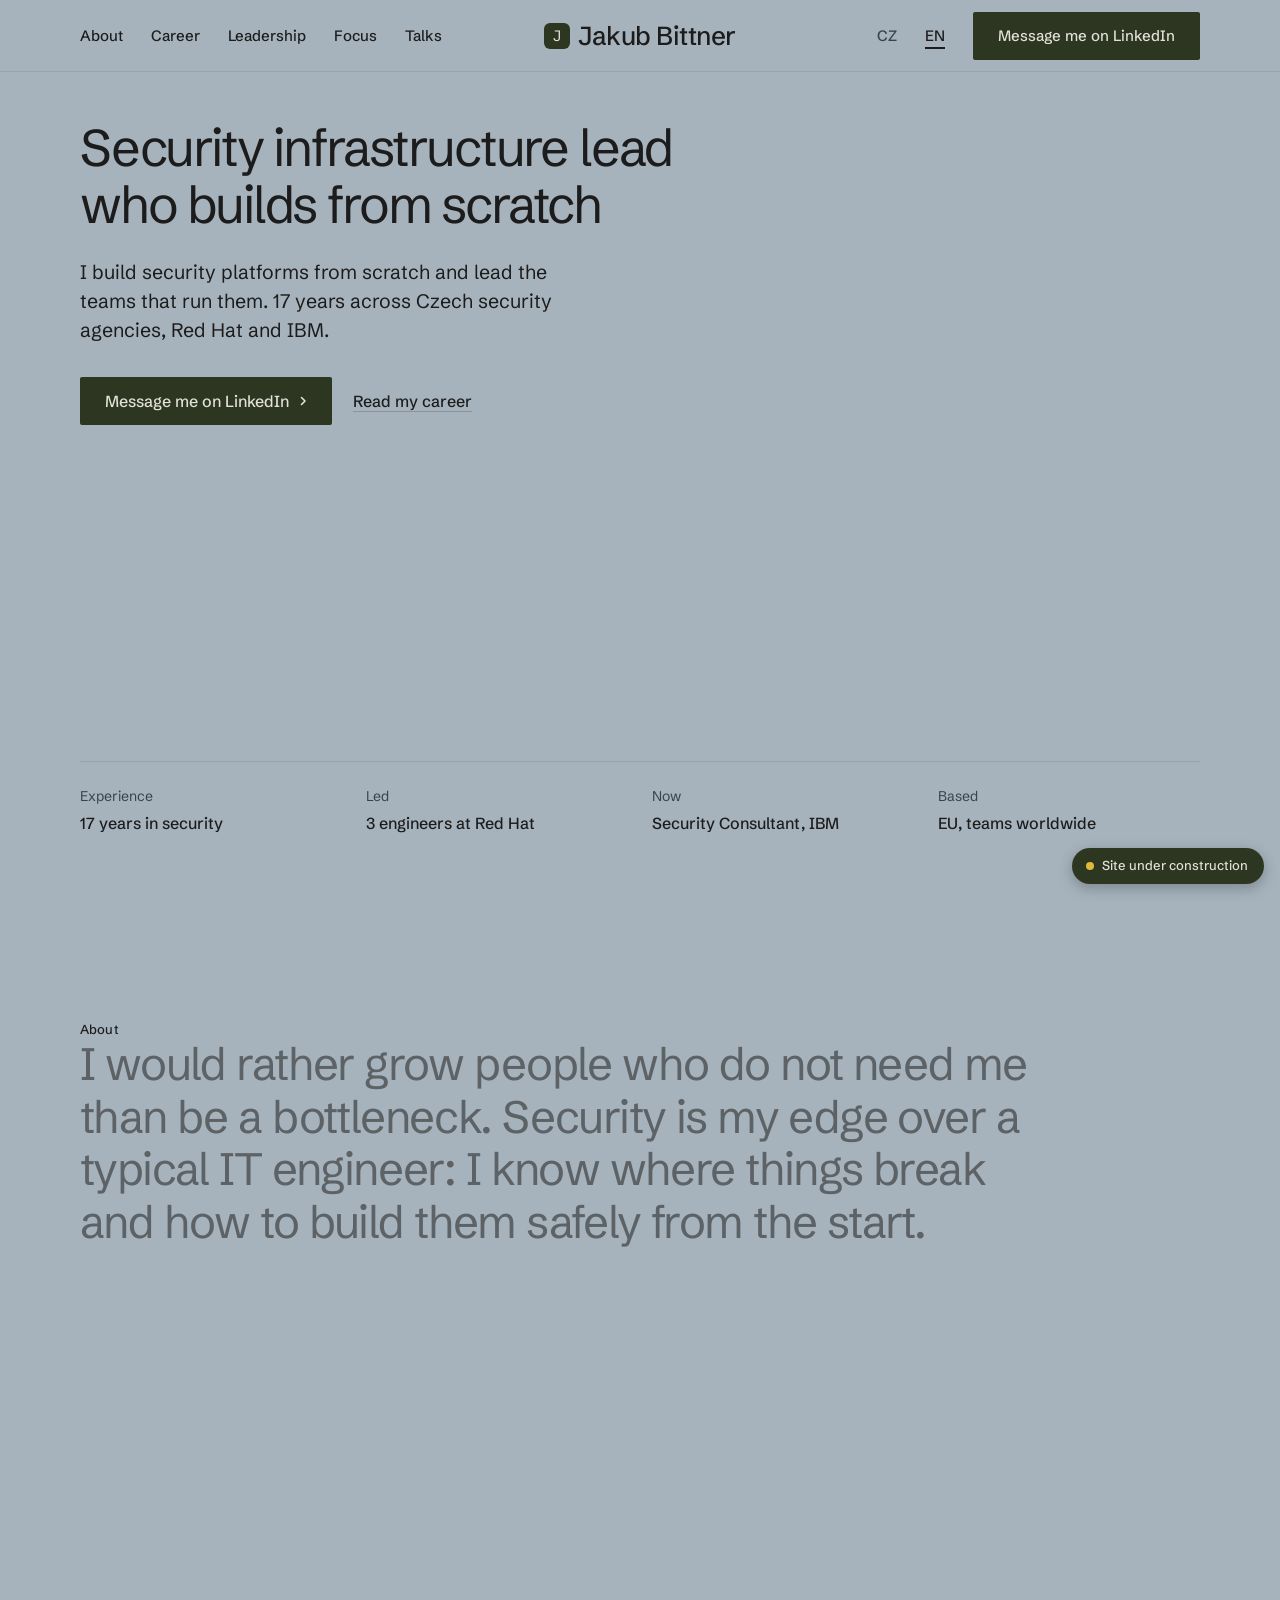
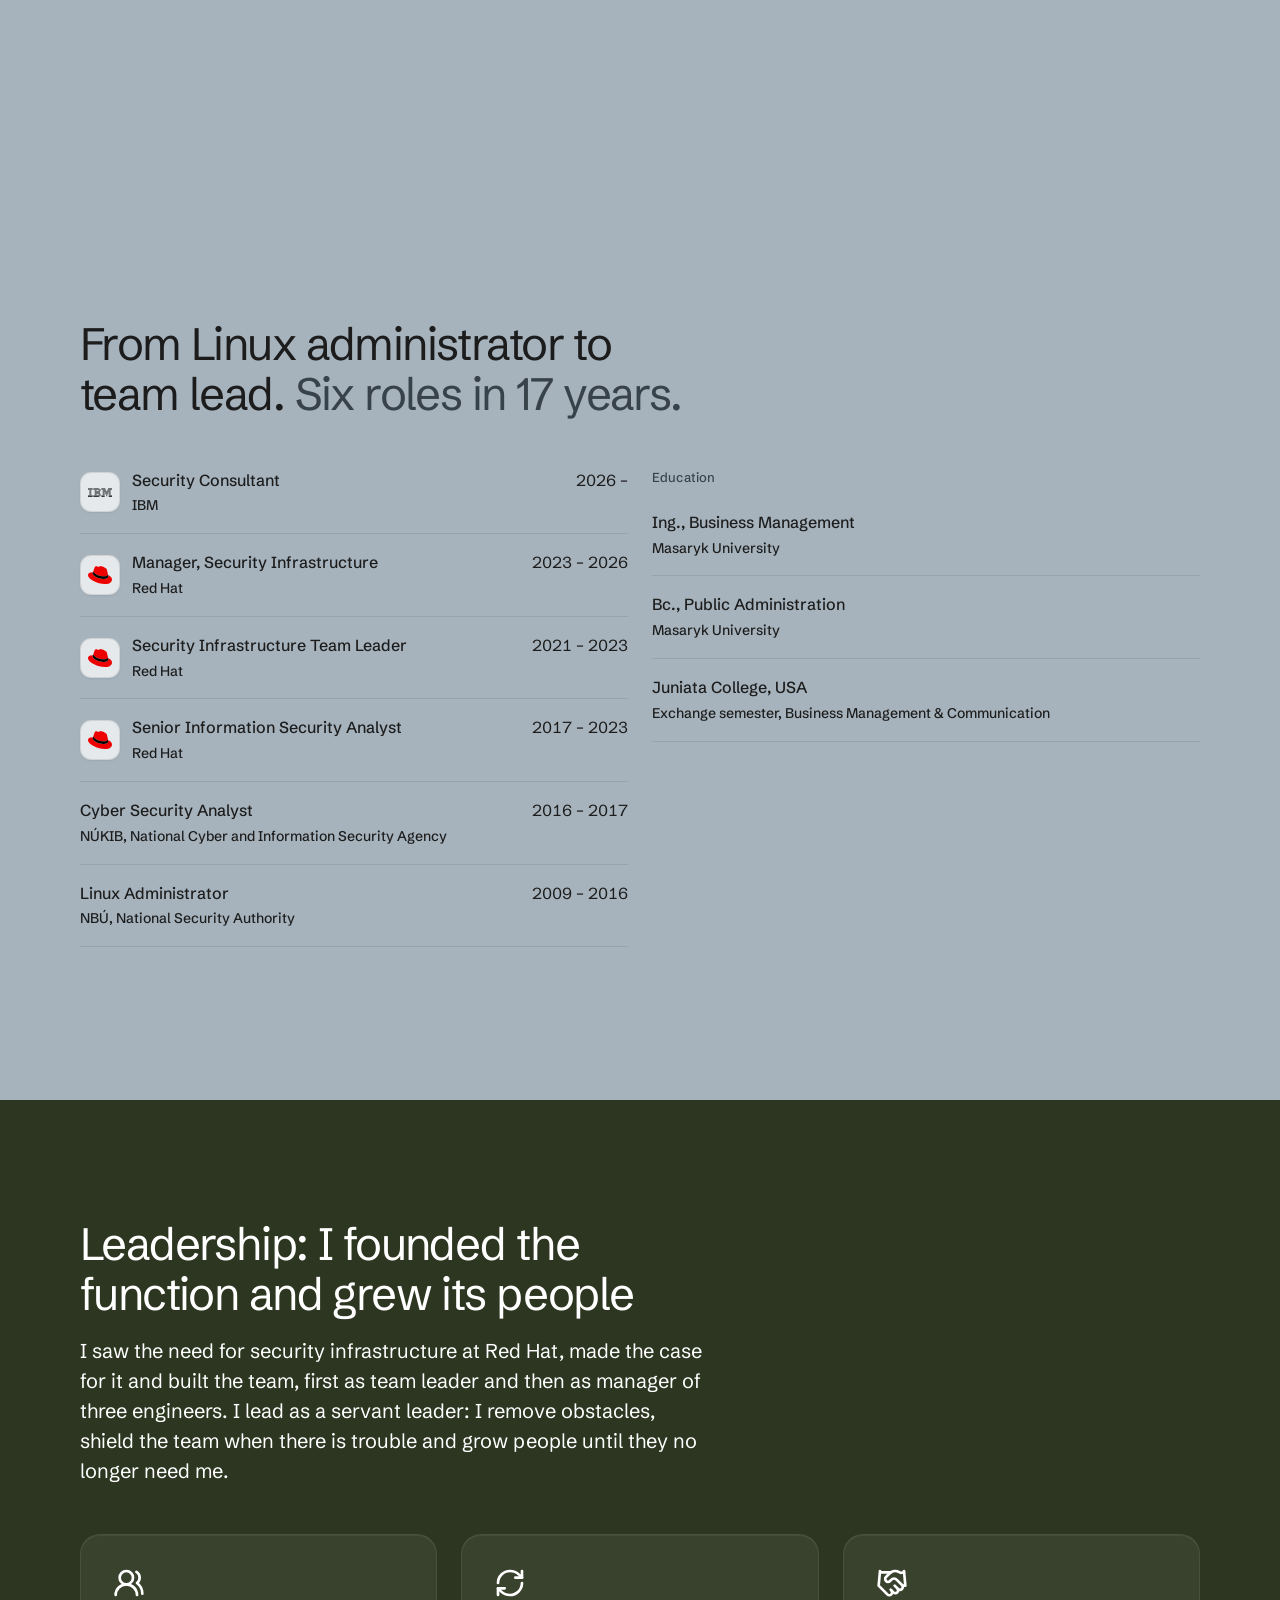
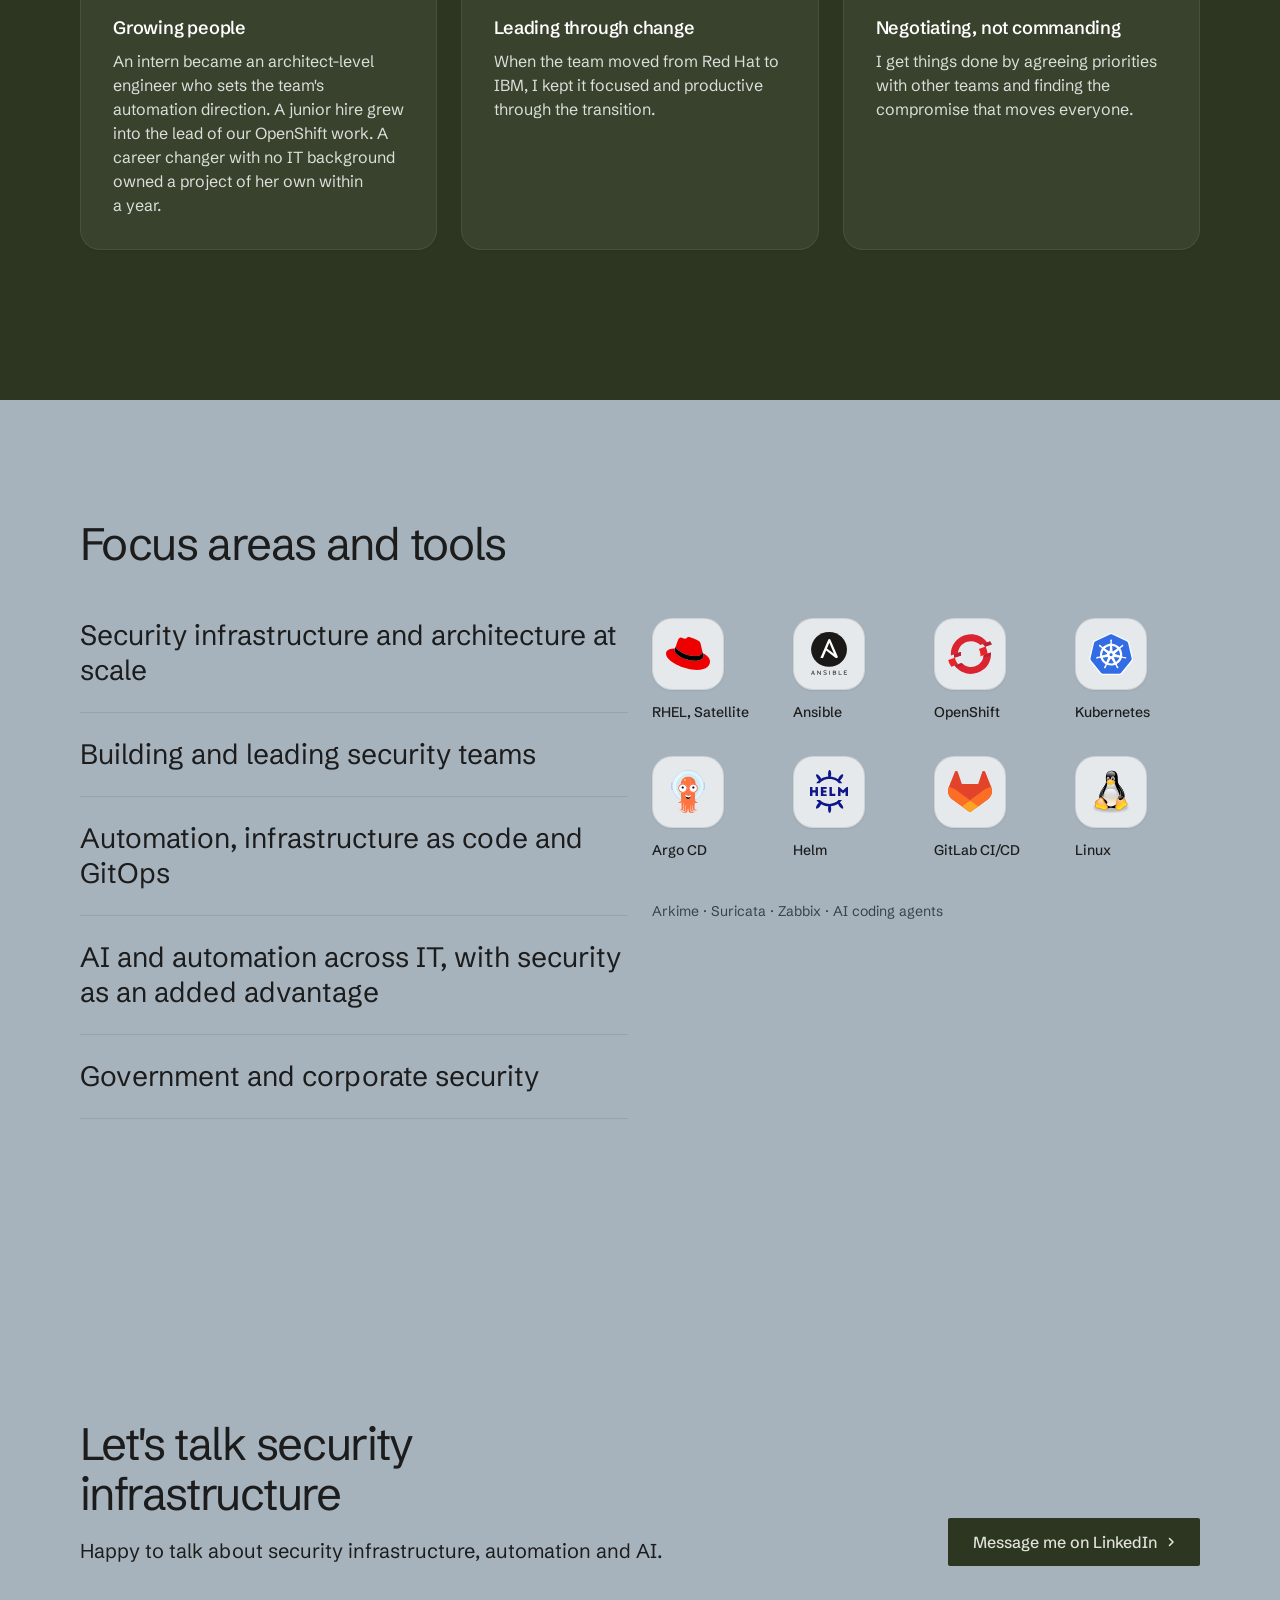
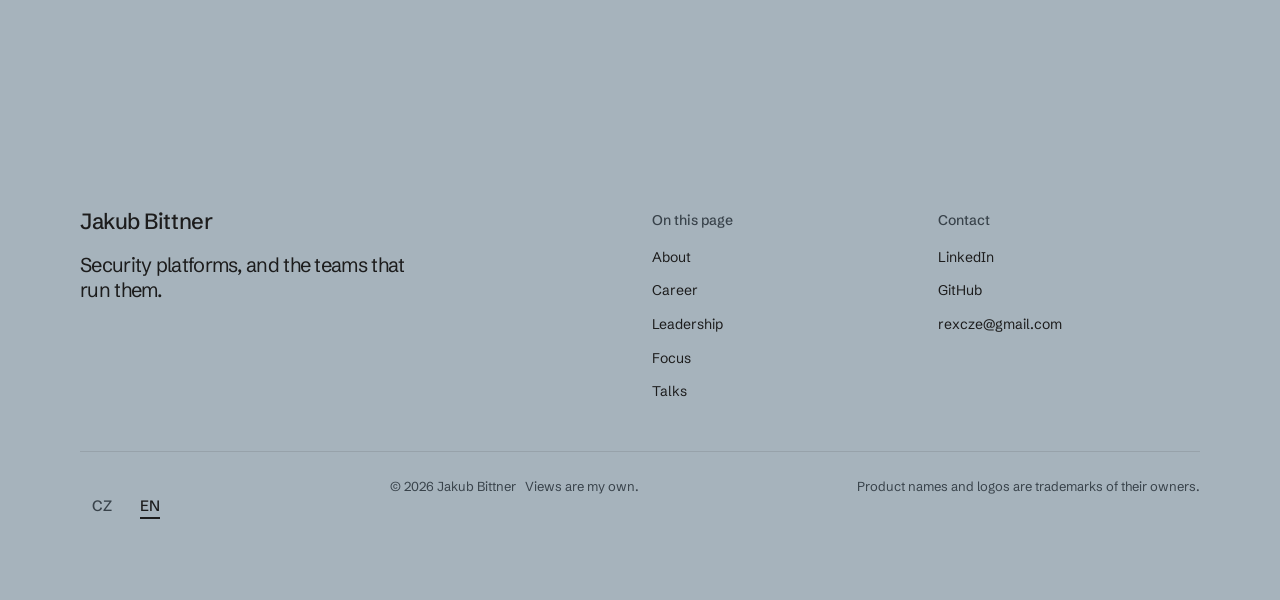
<file: index.html>
<!doctype html>
<html lang="en" class="en" data-type="service" data-radius="soft" data-buttons="block" data-motion>
<head>
<meta charset="utf-8">
<meta name="viewport" content="width=device-width, initial-scale=1, viewport-fit=cover">
<title>Jakub Bittner: security infrastructure lead</title>
<meta name="description" content="Jakub Bittner builds security platforms from scratch and leads the teams that run them. 17 years at Czech security agencies, Red Hat and IBM.">
<meta property="og:type" content="profile">
<meta property="og:title" content="Jakub Bittner: security infrastructure lead">
<meta property="og:description" content="I build security platforms from scratch and lead the teams that run them. IBM, ex-Red Hat, NÚKIB.">
<meta property="og:url" content="https://jakubbittner.cz/">
<meta property="og:image" content="https://jakubbittner.cz/share.jpg">
<meta name="twitter:card" content="summary_large_image">
<link rel="icon" href="favicon.svg" type="image/svg+xml">
<meta name="theme-color" content="#a6b3bc">
<link rel="canonical" href="https://jakubbittner.cz/">
<meta name="site-kind" content="other">
<meta name="page-type" content="service">
<link rel="preconnect" href="https://fonts.googleapis.com">
<link rel="preconnect" href="https://fonts.gstatic.com" crossorigin>
<link href="https://fonts.googleapis.com/css2?family=Schibsted+Grotesk:wght@400..700&display=swap" rel="stylesheet">
<link rel="stylesheet" href="assets/system.css">
<link rel="stylesheet" href="assets/ui/cards.css">
<link rel="stylesheet" href="assets/motion/motion.css">
<link rel="stylesheet" href="assets/layout/layout.css">
<link rel="stylesheet" href="assets/icons/icon.css">
<style>
:root {
  --p-bg: #a6b3bc; --p-surface: #b2bdc5; --p-ink: #1c1c1c; --p-muted: #38424a;
  --p-accent: #2c3620; --p-accent-ink: #e3e2da; --p-action: #2c3620; --p-action-ink: #e3e2da;
  --p-inv-bg: #2c3620; --p-inv-surface: #39422d; --p-inv-ink: #ffffff; --p-inv-muted: #a8ada3;
  --p-inv-accent: #ffffff; --p-inv-accent-ink: #2c3620; --p-inv-action: #ffffff; --p-inv-action-ink: #2c3620;
  --font-display: "Schibsted Grotesk", system-ui, sans-serif;
  --font-text: "Schibsted Grotesk", system-ui, sans-serif;
  --display-weight: 400;
  --display-tracking: -0.035em;
  --display-tracking-xl: -0.042em;
  --ly-scale: 0.98;
}
</style>
<script>document.documentElement.classList.add('m-enter');setTimeout(()=>document.documentElement.classList.add('m-enter-done'),700)</script>
<script>document.documentElement.classList.add('mo-js');setTimeout(()=>document.documentElement.classList.add('mo-safe'),2500)</script>
<link rel="modulepreload" href="assets/moments/moments.js">
<link rel="modulepreload" href="assets/moments/lib.js">
<link rel="modulepreload" href="assets/moments/word-highlight/moment.js">
<style>
  /* the language switch: both languages sit in the page, the other one is hidden */
  body [lang="en"] { display: none; }
  html.en body [lang="cs"] { display: none; }
  html.en body [lang="en"] { display: revert; }
  .lang { display: inline-flex; gap: var(--s-1); }
  .lang button { font: inherit; font-weight: 500; font-size: 15px; background: none; border: 0; color: var(--muted); cursor: pointer; min-width: 44px; min-height: 44px; padding: 0 var(--s-2); }
  .lang button[aria-pressed="true"] { color: var(--ink); text-decoration: underline; text-underline-offset: 6px; text-decoration-thickness: 2px; }
  /* the tool tiles inside the focus section */
  #focus .tools { display: grid; grid-template-columns: repeat(4, minmax(0, 1fr)); gap: var(--s-6) var(--s-4); align-content: start; }
  #focus .tool { display: grid; justify-items: start; gap: var(--s-3); }
  #focus .tool span { font-size: var(--t-small); font-weight: 500; }
  #focus .more { margin-top: var(--s-2); font-size: var(--t-small); color: var(--muted); }
  #focus .focus-list { list-style: none; margin: 0; padding: 0; display: grid; gap: var(--s-5); }
  #focus .focus-list li { padding-bottom: var(--s-5); border-bottom: 1px solid var(--line); font-size: var(--t-h3); line-height: 1.25; }
  #career .rows .rows__name { display: flex; align-items: center; gap: var(--s-3); }
  #career .rows p { margin: 0; }
  #career .rows__org, #career .rows__name span.rows__org { color: var(--ink); font-size: var(--t-small); }
  #leadership .card svg { margin-bottom: var(--s-4); }
  .closing__links .lang { margin-top: var(--s-2); }
  @media (max-width: 1023px) { #career .rows .rows__name { flex-direction: column; align-items: flex-start; } }
  .closing .mark--initial { width: 28px; height: 28px; font-size: 16px; border-radius: 7px; }
  #leadership .lead { max-width: 52ch; }
    @media (max-width: 639px) { #focus .tools { grid-template-columns: repeat(2, minmax(0, 1fr)); } }
</style>
<link rel="stylesheet" href="assets/construction.css">
</head>
<body>
<!-- type: service (a person offered for hire; no photographs of him supplied, so the page is type, real tool icons and flat colour)
     deal: hero statement (no photograph: the dealt `photo` hero cannot stand without one), nav-split without a panel (no pictures for cards),
     footer-dark, close head row (close-photo re-dealt, no photograph), rhythm dark-band (leadership), buttons block, mark initial, palette blush-sage-slate, type schibsted
     moments: word-highlight in #about (the statement) -->

<header class="nav nav--split">
  <div class="wrap nav__bar">
    <a class="skip-link" href="#top" data-cs="Přeskočit na obsah" data-en="Skip to content">Skip to content</a>
    <nav class="nav__links" aria-label="Main">
      <div class="nav__item"><a class="nav__link" href="#about"><span lang="cs">O mně</span><span lang="en">About</span></a></div>
      <div class="nav__item"><a class="nav__link" href="#career"><span lang="cs">Kariéra</span><span lang="en">Career</span></a></div>
      <div class="nav__item"><a class="nav__link" href="#leadership"><span lang="cs">Vedení lidí</span><span lang="en">Leadership</span></a></div>
      <div class="nav__item"><a class="nav__link" href="#focus"><span lang="cs">Zaměření</span><span lang="en">Focus</span></a></div>
      <div class="nav__item"><a class="nav__link" href="talks/"><span lang="cs">Přednášky</span><span lang="en">Talks</span></a></div>
    </nav>
    <a class="nav__logo" href="#top"><span class="mark mark--initial" aria-hidden="true">J</span>Jakub Bittner</a>
    <div class="nav__actions">
      <span class="lang" role="group" aria-label="Language">
        <button type="button" data-set="cs" aria-pressed="false">CZ</button>
        <button type="button" data-set="en" aria-pressed="true">EN</button>
      </span>
      <a class="btn btn--primary" href="https://www.linkedin.com/in/jakubbittner" rel="me"><span lang="cs">Napsat na LinkedIn</span><span lang="en">Message me on LinkedIn</span></a>
    </div>
    <button class="nav__toggle" type="button" aria-expanded="false" aria-label="Menu">
      <svg width="18" height="18" viewBox="0 0 18 18" aria-hidden="true"><path d="M2 5h14M2 13h14" stroke="currentColor" stroke-width="1.6" stroke-linecap="round"/></svg>
    </button>
  </div>
</header>

<main id="top">
  <section class="hero hero--statement" data-enter aria-labelledby="hero-h">
    <div class="wrap"><div class="hero-text hero__in">
      <div>
        <h1 id="hero-h"><span lang="cs">Vedoucí bezpečnostní infrastruktury, který staví od nuly</span><span lang="en">Security infrastructure lead who builds from scratch</span></h1>
        <p class="hero__lead"><span lang="cs">Stavím bezpečnostní platformy od nuly a vedu týmy, které je provozují. 17 let pro české bezpečnostní úřady, Red Hat a IBM.</span><span lang="en">I build security platforms from scratch and lead the teams that run them. 17 years across Czech security agencies, Red Hat and IBM.</span></p>
        <div class="btn-row">
          <a class="btn btn--primary" href="https://www.linkedin.com/in/jakubbittner" rel="me"><span lang="cs">Napsat na LinkedIn</span><span lang="en">Message me on LinkedIn</span><svg class="m-arrow" viewBox="0 0 12 12" aria-hidden="true"><path class="m-arrow__stem" d="M1 6h8"/><path class="m-arrow__head" d="M4.5 2.5 8 6l-3.5 3.5"/></svg></a>
          <a class="btn btn--secondary" href="#career"><span lang="cs">Projít kariéru</span><span lang="en">Read my career</span></a>
        </div>
      </div>
      <dl class="hero__facts">
        <div><dt><span lang="cs">Praxe</span><span lang="en">Experience</span></dt><dd><span lang="cs">17 let v bezpečnosti</span><span lang="en">17 years in security</span></dd></div>
        <div><dt><span lang="cs">Vedl jsem</span><span lang="en">Led</span></dt><dd><span lang="cs">3 inženýry v Red Hatu</span><span lang="en">3 engineers at Red Hat</span></dd></div>
        <div><dt><span lang="cs">Dnes</span><span lang="en">Now</span></dt><dd><span lang="cs">Security Consultant, IBM</span><span lang="en">Security Consultant, IBM</span></dd></div>
        <div><dt><span lang="cs">Působím</span><span lang="en">Based</span></dt><dd><span lang="cs">EU, týmy po celém světě</span><span lang="en">EU, teams worldwide</span></dd></div>
      </dl>
    </div></div>
  </section>

  <section class="section statement" id="about" data-moment="word-highlight" aria-label="About">
    <div class="wrap">
      <p class="t-label"><span lang="cs">O mně</span><span lang="en">About</span></p>
      <p class="mo-wh__text"><span lang="cs">Radši vychovám lidi, kteří mě nepotřebují, než abych byl úzkým hrdlem. Bezpečnost je moje výhoda oproti typickému IT inženýrovi: vím, kde se věci lámou, a umím je postavit <strong>bezpečně</strong> od začátku.</span><span lang="en">I would rather grow people who do not need me than be a bottleneck. Security is my edge over a typical IT engineer: I know where things break and how to build them <strong>safely</strong> from the start.</span></p>
    </div>
  </section>

  <section class="section" id="career" style="--hm: 2" aria-labelledby="career-h">
    <div class="wrap">
      <div class="section-head"><h2 id="career-h"><span lang="cs">Od správce Linuxu po vedení týmu. <span class="muted">Šest rolí za 17 let.</span></span><span lang="en">From Linux administrator to team lead. <span class="muted">Six roles in 17 years.</span></span></h2></div>
      <div class="grid grid--top">
        <ul class="rows span-6">
          <li><span class="rows__name"><span class="ic-tile ic-tile--40"><img class="ic" src="assets/icons/ibm.svg" alt="" width="24" height="24"></span><span>Security Consultant<br><span class="rows__org">IBM</span></span></span><span class="rows__value">2026 –</span></li>
          <li><span class="rows__name"><span class="ic-tile ic-tile--40"><img class="ic" src="assets/icons/redhat.svg" alt="" width="24" height="24"></span><span>Manager, Security Infrastructure<br><span class="rows__org">Red Hat</span></span></span><span class="rows__value">2023 – 2026</span></li>
          <li><span class="rows__name"><span class="ic-tile ic-tile--40"><img class="ic" src="assets/icons/redhat.svg" alt="" width="24" height="24"></span><span>Security Infrastructure Team Leader<br><span class="rows__org">Red Hat</span></span></span><span class="rows__value">2021 – 2023</span></li>
          <li><span class="rows__name"><span class="ic-tile ic-tile--40"><img class="ic" src="assets/icons/redhat.svg" alt="" width="24" height="24"></span><span>Senior Information Security Analyst<br><span class="rows__org">Red Hat</span></span></span><span class="rows__value">2017 – 2023</span></li>
          <li><span class="rows__name"><span>Cyber Security Analyst<br><span class="rows__org"><span lang="cs">NÚKIB, Národní úřad pro kybernetickou a informační bezpečnost</span><span lang="en">NÚKIB, National Cyber and Information Security Agency</span></span></span></span><span class="rows__value">2016 – 2017</span></li>
          <li><span class="rows__name"><span>Linux Administrator<br><span class="rows__org"><span lang="cs">NBÚ, Národní bezpečnostní úřad</span><span lang="en">NBÚ, National Security Authority</span></span></span></span><span class="rows__value">2009 – 2016</span></li>
        </ul>
        <div class="span-6 start-7 stack-5">
          <p class="t-label muted"><span lang="cs">Vzdělání</span><span lang="en">Education</span></p>
          <ul class="rows">
            <li><span class="rows__name"><span><span lang="cs">Ing., Podnikové řízení</span><span lang="en">Ing., Business Management</span><br><span class="rows__org"><span lang="cs">Masarykova univerzita</span><span lang="en">Masaryk University</span></span></span></span></li>
            <li><span class="rows__name"><span><span lang="cs">Bc., Veřejná správa</span><span lang="en">Bc., Public Administration</span><br><span class="rows__org"><span lang="cs">Masarykova univerzita</span><span lang="en">Masaryk University</span></span></span></span></li>
            <li><span class="rows__name"><span>Juniata College, USA<br><span class="rows__org"><span lang="cs">Studijní semestr, Business Management &amp; Communication</span><span lang="en">Exchange semester, Business Management &amp; Communication</span></span></span></span></li>
          </ul>
        </div>
      </div>
    </div>
  </section>

  <section class="section ground-inverse" id="leadership" style="--hm: 2" aria-labelledby="leadership-h">
    <div class="wrap">
      <div class="section-head"><h2 id="leadership-h"><span lang="cs">Vedení lidí: založil jsem funkci a vychoval její lidi</span><span lang="en">Leadership: I founded the function and grew its people</span></h2>
        <p class="lead"><span lang="cs">Identifikoval jsem potřebu bezpečnostní infrastruktury v Red Hatu, obhájil její smysl a postavil tým: nejdřív jako team leader, pak jako manažer tří inženýrů. Vedu jako servant leader: odstraňuji překážky, kryji tým, když je potíž, a rozvíjím lidi, dokud mě nepotřebují.</span><span lang="en">I saw the need for security infrastructure at Red Hat, made the case for it and built the team, first as team leader and then as manager of three engineers. I lead as a servant leader: I remove obstacles, shield the team when there is trouble and grow people until they no longer need me.</span></p></div>
      <div class="grid">
        <article class="card span-4"><svg class="ic ic-svg ic-32" aria-hidden="true" xmlns="http://www.w3.org/2000/svg" viewBox="0 0 24 24" fill="none" stroke="currentColor" stroke-width="2" stroke-linecap="round" stroke-linejoin="round"><g fill="none" stroke="currentColor" stroke-linecap="round" stroke-linejoin="round" stroke-width="2"><path d="M18 21a8 8 0 0 0-16 0"/><circle cx="10" cy="8" r="5"/><path d="M22 20c0-3.37-2-6.5-4-8a5 5 0 0 0-.45-8.3"/></g></svg><h3><span lang="cs">Rozvoj lidí</span><span lang="en">Growing people</span></h3><p><span lang="cs">Z praktikanta se stal inženýr na úrovni architekta, který určuje směr automatizace týmu. Z juniorního kolegy vedoucí naší práce na OpenShiftu. Člověk bez zkušeností z IT vlastnil do roka svůj vlastní projekt.</span><span lang="en">An intern became an architect-level engineer who sets the team's automation direction. A junior hire grew into the lead of our OpenShift work. A career changer with no IT background owned a project of her own within a year.</span></p></article>
        <article class="card span-4"><svg class="ic ic-svg ic-32" aria-hidden="true" xmlns="http://www.w3.org/2000/svg" viewBox="0 0 24 24" fill="none" stroke="currentColor" stroke-width="2" stroke-linecap="round" stroke-linejoin="round"><g fill="none" stroke="currentColor" stroke-linecap="round" stroke-linejoin="round" stroke-width="2"><path d="M3 12a9 9 0 0 1 9-9a9.75 9.75 0 0 1 6.74 2.74L21 8"/><path d="M21 3v5h-5m5 4a9 9 0 0 1-9 9a9.75 9.75 0 0 1-6.74-2.74L3 16"/><path d="M8 16H3v5"/></g></svg><h3><span lang="cs">Vedení přes změnu</span><span lang="en">Leading through change</span></h3><p><span lang="cs">Když se tým přesouval z Red Hatu do IBM, udržel jsem ho soustředěný a produktivní.</span><span lang="en">When the team moved from Red Hat to IBM, I kept it focused and productive through the transition.</span></p></article>
        <article class="card span-4"><svg class="ic ic-svg ic-32" aria-hidden="true" xmlns="http://www.w3.org/2000/svg" viewBox="0 0 24 24" fill="none" stroke="currentColor" stroke-width="2" stroke-linecap="round" stroke-linejoin="round"><g fill="none" stroke="currentColor" stroke-linecap="round" stroke-linejoin="round" stroke-width="2"><path d="m11 17l2 2a1 1 0 1 0 3-3"/><path d="m14 14l2.5 2.5a1 1 0 1 0 3-3l-3.88-3.88a3 3 0 0 0-4.24 0l-.88.88a1 1 0 1 1-3-3l2.81-2.81a5.79 5.79 0 0 1 7.06-.87l.47.28a2 2 0 0 0 1.42.25L21 4"/><path d="m21 3l1 11h-2M3 3L2 14l6.5 6.5a1 1 0 1 0 3-3M3 4h8"/></g></svg><h3><span lang="cs">Vyjednávání, ne přikazování</span><span lang="en">Negotiating, not commanding</span></h3><p><span lang="cs">Věci se dějí dohodou priorit s ostatními týmy a kompromisem, který všechny posune dál.</span><span lang="en">I get things done by agreeing priorities with other teams and finding the compromise that moves everyone.</span></p></article>
      </div>
    </div>
  </section>

  <section class="section" id="focus" style="--hm: 2" aria-labelledby="focus-h">
    <div class="wrap">
      <div class="section-head"><h2 id="focus-h"><span lang="cs">Zaměření a nástroje</span><span lang="en">Focus areas and tools</span></h2></div>
      <div class="grid grid--top">
        <ul class="focus-list span-6">
          <li><span lang="cs">Bezpečnostní infrastruktura a architektura ve velkém měřítku</span><span lang="en">Security infrastructure and architecture at scale</span></li>
          <li><span lang="cs">Budování a vedení bezpečnostních týmů</span><span lang="en">Building and leading security teams</span></li>
          <li><span lang="cs">Automatizace, infrastruktura jako kód a GitOps</span><span lang="en">Automation, infrastructure as code and GitOps</span></li>
          <li><span lang="cs">AI a automatizace v IT, s bezpečností jako výhodou navíc</span><span lang="en">AI and automation across IT, with security as an added advantage</span></li>
          <li><span lang="cs">Bezpečnost ve státní správě i ve firmách</span><span lang="en">Government and corporate security</span></li>
        </ul>
        <div class="span-6 start-7">
          <div class="tools" role="group" aria-label="Tools">
            <div class="tool"><span class="ic-tile ic-tile--72"><img class="ic" src="assets/icons/redhat.svg" alt="" width="40" height="40"></span><span>RHEL, Satellite</span></div>
            <div class="tool"><span class="ic-tile ic-tile--72"><img class="ic" src="assets/icons/ansible.svg" alt="" width="40" height="40"></span><span>Ansible</span></div>
            <div class="tool"><span class="ic-tile ic-tile--72"><img class="ic" src="assets/icons/openshift.svg" alt="" width="40" height="40"></span><span>OpenShift</span></div>
            <div class="tool"><span class="ic-tile ic-tile--72"><img class="ic" src="assets/icons/kubernetes.svg" alt="" width="40" height="40"></span><span>Kubernetes</span></div>
            <div class="tool"><span class="ic-tile ic-tile--72"><img class="ic" src="assets/icons/argo.svg" alt="" width="40" height="40"></span><span>Argo CD</span></div>
            <div class="tool"><span class="ic-tile ic-tile--72"><img class="ic" src="assets/icons/helm.svg" alt="" width="40" height="40"></span><span>Helm</span></div>
            <div class="tool"><span class="ic-tile ic-tile--72"><img class="ic" src="assets/icons/gitlab.svg" alt="" width="40" height="40"></span><span>GitLab CI/CD</span></div>
            <div class="tool"><span class="ic-tile ic-tile--72"><img class="ic" src="assets/icons/linux-tux.svg" alt="" width="40" height="40"></span><span>Linux</span></div>
            <p class="more" style="grid-column: 1 / -1">Arkime · Suricata · Zabbix · <span lang="cs">AI kódovací agenti</span><span lang="en">AI coding agents</span></p>
          </div>
        </div>
      </div>
    </div>
  </section>
</main>

<footer class="footer closing g2m" id="contact" aria-labelledby="close-h">
  <div class="wrap">
    <div class="closing__cta close--type">
      <div class="section-head--split">
        <div><h2 id="close-h"><span lang="cs">Pojďme probrat bezpečnostní infrastrukturu</span><span lang="en">Let's talk security infrastructure</span></h2><p class="t-lead"><span lang="cs">Rád si popovídám o bezpečnostní infrastruktuře, automatizaci a AI.</span><span lang="en">Happy to talk about security infrastructure, automation and AI.</span></p></div>
        <a class="btn btn--primary" href="https://www.linkedin.com/in/jakubbittner" rel="me"><span lang="cs">Napsat na LinkedIn</span><span lang="en">Message me on LinkedIn</span><svg class="m-arrow" viewBox="0 0 12 12" aria-hidden="true"><path class="m-arrow__stem" d="M1 6h8"/><path class="m-arrow__head" d="M4.5 2.5 8 6l-3.5 3.5"/></svg></a>
      </div>
    </div>
    <div class="closing__links">
      <div class="grid">
        <div class="span-6 stack-4">
          <a class="nav__logo" href="#top">Jakub Bittner</a>
          <p class="footer__lede"><span lang="cs">Stavím bezpečnostní platformy a vedu týmy, které je provozují.</span><span lang="en">Security platforms, and the teams that run them.</span></p>
        </div>
        <div class="span-3 start-7 footer__col"><h3><span lang="cs">Na stránce</span><span lang="en">On this page</span></h3><ul>
          <li><a href="#about"><span lang="cs">O mně</span><span lang="en">About</span></a></li><li><a href="#career"><span lang="cs">Kariéra</span><span lang="en">Career</span></a></li><li><a href="#leadership"><span lang="cs">Vedení lidí</span><span lang="en">Leadership</span></a></li><li><a href="#focus"><span lang="cs">Zaměření</span><span lang="en">Focus</span></a></li><li><a href="talks/"><span lang="cs">Přednášky</span><span lang="en">Talks</span></a></li></ul></div>
        <div class="span-3 footer__col"><h3><span lang="cs">Kontakt</span><span lang="en">Contact</span></h3><ul>
          <li><a href="https://www.linkedin.com/in/jakubbittner" rel="me">LinkedIn</a></li>
          <li><a href="https://github.com/rexcze" rel="me">GitHub</a></li>
          <li id="mail-row" hidden><a id="mail" href="#">E-mail</a></li></ul></div>
      </div>
      <div class="footer__legal">
        <span class="lang" role="group" aria-label="Language"><button type="button" data-set="cs" aria-pressed="false">CZ</button><button type="button" data-set="en" aria-pressed="true">EN</button></span>
        <span>&copy; <span id="y">2026</span> Jakub Bittner &nbsp; <span lang="cs">Názory jsou moje osobní.</span><span lang="en">Views are my own.</span></span>
        <span><span lang="cs">Názvy a loga produktů jsou ochranné známky jejich vlastníků.</span><span lang="en">Product names and logos are trademarks of their owners.</span></span>
      </div>
    </div>
  </div>
</footer>

<nav class="actionbar" aria-label="Quick actions"><a class="btn btn--primary" href="https://www.linkedin.com/in/jakubbittner" rel="me"><span lang="cs">Napsat na LinkedIn</span><span lang="en">Message me on LinkedIn</span></a></nav>

<script type="module" src="assets/system.js"></script>
<script type="module" src="assets/motion/motion.js"></script>
<script type="module" src="assets/layout/layout.js"></script>
<script>
  (function () {
    var root = document.documentElement;
    function set(l) {
      root.classList.toggle('en', l === 'en');
      root.lang = l;
      document.querySelectorAll('.lang button').forEach(function (b) { b.setAttribute('aria-pressed', String(b.dataset.set === l)); });
      document.querySelectorAll('[data-cs]').forEach(function (e) { var t = e.getAttribute('data-' + l); if (e.matches('a')) e.textContent = t; else e.setAttribute('aria-label', t); });
      try { localStorage.setItem('lang', l); } catch (e) {}
    }
    var saved = null;
    try { saved = localStorage.getItem('lang'); } catch (e) {}
    set(saved || ((navigator.language || 'cs').slice(0, 2) === 'cs' ? 'cs' : 'en'));
    document.querySelectorAll('.lang button').forEach(function (b) { b.addEventListener('click', function () { set(b.dataset.set); }); });
    document.getElementById('y').textContent = new Date().getFullYear();
    var m = document.getElementById('mail');
    var addr = ['rexcze', 'gmail.com'].join('@');
    m.href = 'mailto:' + addr;
    m.textContent = addr;
    document.getElementById('mail-row').hidden = false;
  })();
</script>
<!-- Cloudflare Web Analytics (cookieless) -->
<script defer src="https://static.cloudflareinsights.com/beacon.min.js" data-cf-beacon='{"token": "575ea0f885684153b98e15616776df1f"}'></script>
<div class="uc-note" role="note"><span lang="cs">Web je ve výstavbě</span><span lang="en">Site under construction</span></div>
</body>
</html>
</file>
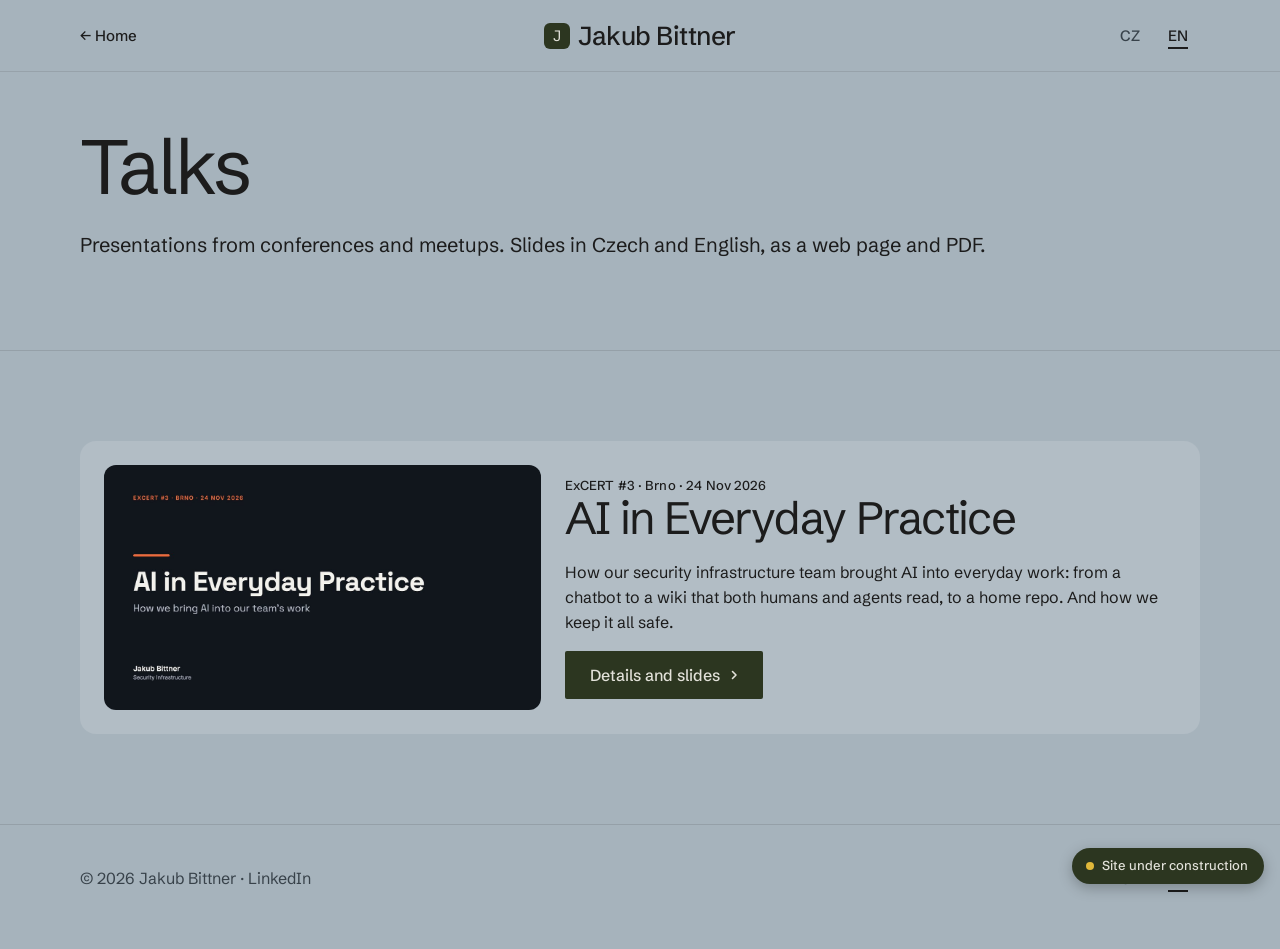
<file: talks/index.html>
<!doctype html>
<html lang="en" class="en" data-type="service" data-radius="soft" data-buttons="block" data-motion>
<head>
<meta charset="utf-8">
<meta name="viewport" content="width=device-width, initial-scale=1, viewport-fit=cover">
<title>Talks · Jakub Bittner</title>
<meta name="description" content="Talks and presentations by Jakub Bittner: slides in English and Czech.">
<meta property="og:type" content="website">
<meta property="og:title" content="Talks · Jakub Bittner">
<meta property="og:description" content="Talks and presentations, with slides in English and Czech.">
<meta property="og:url" content="https://jakubbittner.cz/talks/">
<meta property="og:image" content="https://jakubbittner.cz/share.jpg">
<meta name="twitter:card" content="summary_large_image">
<link rel="icon" href="../favicon.svg" type="image/svg+xml">
<meta name="theme-color" content="#a6b3bc">
<link rel="canonical" href="https://jakubbittner.cz/talks/">
<meta name="site-kind" content="other">
<meta name="page-type" content="service">
<link rel="preconnect" href="https://fonts.googleapis.com">
<link rel="preconnect" href="https://fonts.gstatic.com" crossorigin>
<link href="https://fonts.googleapis.com/css2?family=Schibsted+Grotesk:wght@400..700&display=swap" rel="stylesheet">
<link rel="stylesheet" href="../assets/system.css">
<link rel="stylesheet" href="../assets/ui/cards.css">
<link rel="stylesheet" href="../assets/motion/motion.css">
<link rel="stylesheet" href="../assets/layout/layout.css">
<style>
:root {
  --p-bg: #a6b3bc; --p-surface: #b2bdc5; --p-ink: #1c1c1c; --p-muted: #38424a;
  --p-accent: #2c3620; --p-accent-ink: #e3e2da; --p-action: #2c3620; --p-action-ink: #e3e2da;
  --p-inv-bg: #2c3620; --p-inv-surface: #39422d; --p-inv-ink: #ffffff; --p-inv-muted: #a8ada3;
  --p-inv-accent: #ffffff; --p-inv-accent-ink: #2c3620; --p-inv-action: #ffffff; --p-inv-action-ink: #2c3620;
  --font-display: "Schibsted Grotesk", system-ui, sans-serif;
  --font-text: "Schibsted Grotesk", system-ui, sans-serif;
  --display-weight: 400;
  --display-tracking: -0.035em;
  --display-tracking-xl: -0.042em;
  --ly-scale: 0.98;
}
</style>
<script>document.documentElement.classList.add('m-enter');setTimeout(()=>document.documentElement.classList.add('m-enter-done'),700)</script>
<script>document.documentElement.classList.add('mo-js');setTimeout(()=>document.documentElement.classList.add('mo-safe'),2500)</script>
<style>
  body [lang="en"] { display: none; }
  html.en body [lang="cs"] { display: none; }
  html.en body [lang="en"] { display: revert; }
  .lang { display: inline-flex; gap: var(--s-1); }
  .lang button { font: inherit; font-weight: 500; font-size: 15px; background: none; border: 0; color: var(--muted); cursor: pointer; min-width: 44px; min-height: 44px; padding: 0 var(--s-2); }
  .lang button[aria-pressed="true"] { color: var(--ink); text-decoration: underline; text-underline-offset: 6px; text-decoration-thickness: 2px; }
  .talk-cover { display: block; width: 100%; height: auto; border-radius: var(--r-card, 16px); box-shadow: 0 18px 40px rgba(0,0,0,.18); }
  .talk-meta { display: flex; flex-wrap: wrap; gap: var(--s-2) var(--s-5); color: var(--muted); }
  .decks { display: grid; grid-template-columns: repeat(auto-fit, minmax(280px, 1fr)); gap: var(--s-4); }
  .deck { background: var(--surface); border-radius: var(--r-card, 16px); padding: var(--s-5); display: flex; flex-direction: column; gap: var(--s-4); }
  .deck h3 { margin: 0; }
  .talk-block { padding-block: clamp(40px, 7vw, 96px); }
  .talk-hero { padding-top: 128px; }
  .talk-block + .talk-block { border-top: 1px solid rgba(28,28,28,.12); }
  .talk-hero h1 { font-size: clamp(44px, 6vw, 84px); line-height: 1.02; margin: 0; hyphens: manual; -webkit-hyphens: manual; }
  .talk-foot { padding-block: 32px 48px; border-top: 1px solid rgba(28,28,28,.12); color: var(--muted); }
  .talk-foot__row { display: flex; justify-content: space-between; align-items: center; flex-wrap: wrap; gap: 16px; }
  .talk-foot a { color: inherit; }
  .points { display: grid; gap: var(--s-3); padding-left: 1.2em; margin: 0; }
  .talk-list { display: grid; gap: var(--s-4); }
  .talk-card { display: grid; grid-template-columns: minmax(0, 5fr) minmax(0, 7fr); gap: var(--s-5); align-items: center; background: var(--surface); border-radius: var(--r-card, 16px); padding: var(--s-5); }
  .talk-card img { display: block; width: 100%; height: auto; border-radius: 12px; }
  .talk-card h2 { margin: 0; font-size: var(--t-h2, 32px); }
  @media (max-width: 767px) { .talk-card { grid-template-columns: 1fr; } }
</style>
<link rel="stylesheet" href="../assets/construction.css">
</head>
<body>

<header class="nav nav--split">
  <div class="wrap nav__bar">
    <a class="skip-link" href="#top" data-cs="Přeskočit na obsah" data-en="Skip to content">Skip to content</a>
    <nav class="nav__links" aria-label="Main">
      <div class="nav__item"><a class="nav__link" href="../"><span lang="cs">← Domů</span><span lang="en">← Home</span></a></div>
    </nav>
    <a class="nav__logo" href="../"><span class="mark mark--initial" aria-hidden="true">J</span>Jakub Bittner</a>
    <div class="nav__actions">
      <span class="lang" role="group" aria-label="Language">
        <button type="button" data-set="cs" aria-pressed="false">CZ</button>
        <button type="button" data-set="en" aria-pressed="true">EN</button>
      </span>
    </div>
  </div>
</header>

<main id="top">
  <div class="talk-block talk-hero" aria-labelledby="talks-h">
    <div class="wrap stack-5">
      <h1 id="talks-h"><span lang="cs">Přednášky</span><span lang="en">Talks</span></h1>
      <p class="t-lead"><span lang="cs">Prezentace z konferencí a setkání. Slidy jsou česky i anglicky, jako webová stránka i PDF.</span><span lang="en">Presentations from conferences and meetups. Slides in Czech and English, as a web page and PDF.</span></p>
    </div>
  </div>
  <div class="talk-block">
    <div class="wrap talk-list">
      <article class="talk-card">
        <a href="excert-3/" lang="en"><img src="excert-3/cover-en.jpg" width="1200" height="675" alt="Title slide: AI in Everyday Practice" loading="lazy"></a>
        <a href="excert-3/" lang="cs"><img src="excert-3/cover-cs.jpg" width="1200" height="675" alt="Úvodní slide prezentace AI v každodenní praxi" loading="lazy"></a>
        <div class="stack-4">
          <p class="t-label"><span lang="cs">ExCERT #3 · Brno · 24. 11. 2026</span><span lang="en">ExCERT #3 · Brno · 24 Nov 2026</span></p>
          <h2><span lang="cs">AI v každodenní praxi</span><span lang="en">AI in Everyday Practice</span></h2>
          <p class="t-body"><span lang="cs">Jak jsme zavedli AI do práce týmu bezpečnostní infrastruktury: od chatbota přes wiki, kterou čte člověk i agent, až po home repo. A jak to celé držíme bezpečné.</span><span lang="en">How our security infrastructure team brought AI into everyday work: from a chatbot to a wiki that both humans and agents read, to a home repo. And how we keep it all safe.</span></p>
          <div class="btn-row">
            <a class="btn btn--primary" href="excert-3/"><span lang="cs">Detail a slidy</span><span lang="en">Details and slides</span><svg class="m-arrow" viewBox="0 0 12 12" aria-hidden="true"><path class="m-arrow__stem" d="M1 6h8"/><path class="m-arrow__head" d="M4.5 2.5 8 6l-3.5 3.5"/></svg></a>
          </div>
        </div>
      </article>
    </div>
  </div>
</main>

<footer class="talk-foot">
  <div class="wrap talk-foot__row">
    <span>&copy; <span id="y">2026</span> <a href="../">Jakub Bittner</a> · <a href="https://www.linkedin.com/in/jakubbittner" rel="me">LinkedIn</a></span>
    <span class="lang" role="group" aria-label="Language"><button type="button" data-set="cs" aria-pressed="false">CZ</button><button type="button" data-set="en" aria-pressed="true">EN</button></span>
  </div>
</footer>

<script type="module" src="../assets/system.js"></script>
<script type="module" src="../assets/motion/motion.js"></script>
<script type="module" src="../assets/layout/layout.js"></script>
<script>
  (function () {
    var root = document.documentElement;
    function set(l) {
      root.classList.toggle('en', l === 'en');
      root.lang = l;
      document.querySelectorAll('.lang button').forEach(function (b) { b.setAttribute('aria-pressed', String(b.dataset.set === l)); });
      document.querySelectorAll('[data-cs]').forEach(function (e) { var t = e.getAttribute('data-' + l); if (e.matches('a')) e.textContent = t; else e.setAttribute('aria-label', t); });
      try { localStorage.setItem('lang', l); } catch (e) {}
    }
    var saved = null;
    try { saved = localStorage.getItem('lang'); } catch (e) {}
    var q = new URLSearchParams(location.search).get('lang');
    if (q === 'cs' || q === 'en') saved = q;
    set(saved || ((navigator.language || 'cs').slice(0, 2) === 'cs' ? 'cs' : 'en'));
    document.querySelectorAll('.lang button').forEach(function (b) { b.addEventListener('click', function () { set(b.dataset.set); }); });
    document.getElementById('y').textContent = new Date().getFullYear();
  })();
</script>
<!-- Cloudflare Web Analytics (cookieless) -->
<script defer src="https://static.cloudflareinsights.com/beacon.min.js" data-cf-beacon='{"token": "575ea0f885684153b98e15616776df1f"}'></script>
<div class="uc-note" role="note"><span lang="cs">Web je ve výstavbě</span><span lang="en">Site under construction</span></div>
</body>
</html>
</file>
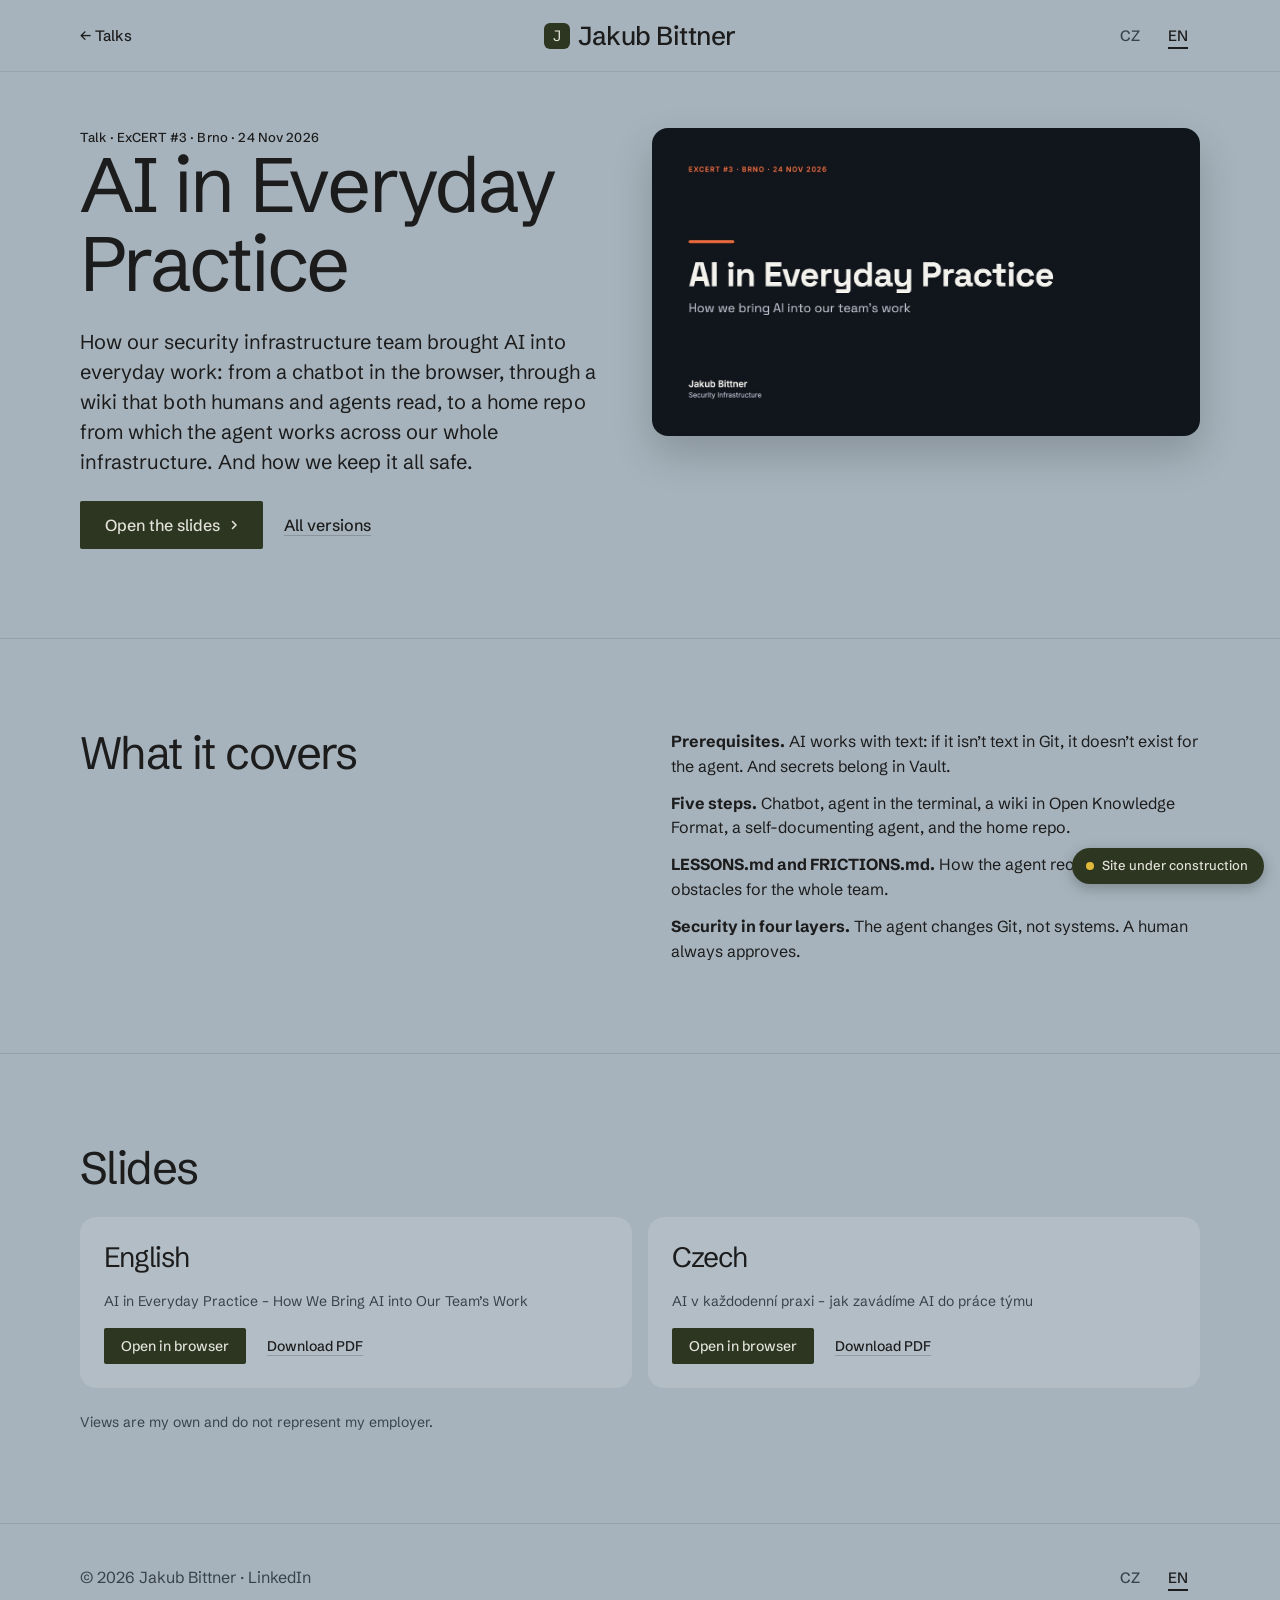
<file: talks/excert-3/index.html>
<!doctype html>
<html lang="en" class="en" data-type="service" data-radius="soft" data-buttons="block" data-motion>
<head>
<meta charset="utf-8">
<meta name="viewport" content="width=device-width, initial-scale=1, viewport-fit=cover">
<title>AI in Everyday Practice: talk at ExCERT #3 · Jakub Bittner</title>
<meta name="description" content="How a security infrastructure team brought AI agents into everyday work: from a browser chatbot to an agent-readable wiki and a home repo, kept safe in four layers. Slides in English and Czech.">
<meta property="og:type" content="article">
<meta property="og:title" content="AI in Everyday Practice: how we bring AI into our team’s work">
<meta property="og:description" content="Talk at ExCERT #3, Brno. Slides in English and Czech, as a web page and PDF.">
<meta property="og:url" content="https://jakubbittner.cz/talks/excert-3/">
<meta property="og:image" content="https://jakubbittner.cz/talks/excert-3/share.jpg">
<meta name="twitter:card" content="summary_large_image">
<link rel="icon" href="../../favicon.svg" type="image/svg+xml">
<meta name="theme-color" content="#a6b3bc">
<link rel="canonical" href="https://jakubbittner.cz/talks/excert-3/">
<meta name="site-kind" content="other">
<meta name="page-type" content="service">
<link rel="preconnect" href="https://fonts.googleapis.com">
<link rel="preconnect" href="https://fonts.gstatic.com" crossorigin>
<link href="https://fonts.googleapis.com/css2?family=Schibsted+Grotesk:wght@400..700&display=swap" rel="stylesheet">
<link rel="stylesheet" href="../../assets/system.css">
<link rel="stylesheet" href="../../assets/ui/cards.css">
<link rel="stylesheet" href="../../assets/motion/motion.css">
<link rel="stylesheet" href="../../assets/layout/layout.css">
<style>
:root {
  --p-bg: #a6b3bc; --p-surface: #b2bdc5; --p-ink: #1c1c1c; --p-muted: #38424a;
  --p-accent: #2c3620; --p-accent-ink: #e3e2da; --p-action: #2c3620; --p-action-ink: #e3e2da;
  --p-inv-bg: #2c3620; --p-inv-surface: #39422d; --p-inv-ink: #ffffff; --p-inv-muted: #a8ada3;
  --p-inv-accent: #ffffff; --p-inv-accent-ink: #2c3620; --p-inv-action: #ffffff; --p-inv-action-ink: #2c3620;
  --font-display: "Schibsted Grotesk", system-ui, sans-serif;
  --font-text: "Schibsted Grotesk", system-ui, sans-serif;
  --display-weight: 400;
  --display-tracking: -0.035em;
  --display-tracking-xl: -0.042em;
  --ly-scale: 0.98;
}
</style>
<script>document.documentElement.classList.add('m-enter');setTimeout(()=>document.documentElement.classList.add('m-enter-done'),700)</script>
<script>document.documentElement.classList.add('mo-js');setTimeout(()=>document.documentElement.classList.add('mo-safe'),2500)</script>
<style>
  body [lang="en"] { display: none; }
  html.en body [lang="cs"] { display: none; }
  html.en body [lang="en"] { display: revert; }
  .lang { display: inline-flex; gap: var(--s-1); }
  .lang button { font: inherit; font-weight: 500; font-size: 15px; background: none; border: 0; color: var(--muted); cursor: pointer; min-width: 44px; min-height: 44px; padding: 0 var(--s-2); }
  .lang button[aria-pressed="true"] { color: var(--ink); text-decoration: underline; text-underline-offset: 6px; text-decoration-thickness: 2px; }
  .talk-cover { display: block; width: 100%; height: auto; border-radius: var(--r-card, 16px); box-shadow: 0 18px 40px rgba(0,0,0,.18); }
  .talk-meta { display: flex; flex-wrap: wrap; gap: var(--s-2) var(--s-5); color: var(--muted); }
  .decks { display: grid; grid-template-columns: repeat(auto-fit, minmax(280px, 1fr)); gap: var(--s-4); }
  .deck { background: var(--surface); border-radius: var(--r-card, 16px); padding: var(--s-5); display: flex; flex-direction: column; gap: var(--s-4); }
  .deck h3 { margin: 0; }
  .talk-block { padding-block: clamp(40px, 7vw, 96px); }
  .talk-hero { padding-top: 128px; }
  .talk-block + .talk-block { border-top: 1px solid rgba(28,28,28,.12); }
  .talk-hero h1 { font-size: clamp(44px, 6vw, 84px); line-height: 1.02; margin: 0; hyphens: manual; -webkit-hyphens: manual; }
  .talk-foot { padding-block: 32px 48px; border-top: 1px solid rgba(28,28,28,.12); color: var(--muted); }
  .talk-foot__row { display: flex; justify-content: space-between; align-items: center; flex-wrap: wrap; gap: 16px; }
  .talk-foot a { color: inherit; }
  .points { display: grid; gap: var(--s-3); padding-left: 1.2em; margin: 0; }
</style>
<link rel="stylesheet" href="../../assets/construction.css">
</head>
<body>

<header class="nav nav--split">
  <div class="wrap nav__bar">
    <a class="skip-link" href="#top" data-cs="Přeskočit na obsah" data-en="Skip to content">Skip to content</a>
    <nav class="nav__links" aria-label="Main">
      <div class="nav__item"><a class="nav__link" href="../"><span lang="cs">← Přednášky</span><span lang="en">← Talks</span></a></div>
    </nav>
    <a class="nav__logo" href="../../"><span class="mark mark--initial" aria-hidden="true">J</span>Jakub Bittner</a>
    <div class="nav__actions">
      <span class="lang" role="group" aria-label="Language">
        <button type="button" data-set="cs" aria-pressed="false">CZ</button>
        <button type="button" data-set="en" aria-pressed="true">EN</button>
      </span>
    </div>
  </div>
</header>

<main id="top">
  <div class="talk-block talk-hero" aria-labelledby="talk-h">
    <div class="wrap">
      <div class="grid">
        <div class="span-6 stack-5">
          <p class="t-label"><span lang="cs">Přednáška · ExCERT #3 · Brno · 24. 11. 2026</span><span lang="en">Talk · ExCERT #3 · Brno · 24 Nov 2026</span></p>
          <h1 id="talk-h"><span lang="cs">AI v každodenní praxi</span><span lang="en">AI in Everyday Practice</span></h1>
          <p class="t-lead"><span lang="cs">Jak jsme zavedli AI do práce týmu bezpečnostní infrastruktury: od chatbota v prohlížeči přes wiki, kterou čte člověk i agent, až po home repo, ze kterého agent pracuje nad celou naší infrastrukturou. A jak to celé držíme bezpečné.</span><span lang="en">How our security infrastructure team brought AI into everyday work: from a chatbot in the browser, through a wiki that both humans and agents read, to a home repo from which the agent works across our whole infrastructure. And how we keep it all safe.</span></p>
          <div class="btn-row">
            <span lang="en"><a class="btn btn--primary" href="ai-in-everyday-practice.html">Open the slides<svg class="m-arrow" viewBox="0 0 12 12" aria-hidden="true"><path class="m-arrow__stem" d="M1 6h8"/><path class="m-arrow__head" d="M4.5 2.5 8 6l-3.5 3.5"/></svg></a></span>
            <span lang="cs"><a class="btn btn--primary" href="ai-v-kazdodenni-praxi.html">Otevřít prezentaci<svg class="m-arrow" viewBox="0 0 12 12" aria-hidden="true"><path class="m-arrow__stem" d="M1 6h8"/><path class="m-arrow__head" d="M4.5 2.5 8 6l-3.5 3.5"/></svg></a></span>
            <a class="btn btn--secondary" href="#slides"><span lang="cs">Všechny verze</span><span lang="en">All versions</span></a>
          </div>
        </div>
        <div class="span-6">
          <a href="ai-in-everyday-practice.html" lang="en"><img class="talk-cover" src="cover-en.jpg" width="1200" height="675" alt="Title slide: AI in Everyday Practice, how we bring AI into our team’s work"></a>
          <a href="ai-v-kazdodenni-praxi.html" lang="cs"><img class="talk-cover" src="cover-cs.jpg" width="1200" height="675" alt="Úvodní slide prezentace AI v každodenní praxi"></a>
        </div>
      </div>
    </div>
  </div>

  <div class="talk-block" aria-labelledby="about-h">
    <div class="wrap">
      <div class="grid">
        <div class="span-6 stack-4">
          <h2 id="about-h"><span lang="cs">O čem to je</span><span lang="en">What it covers</span></h2>
        </div>
        <div class="span-6">
          <ul class="points t-body">
            <li><span lang="cs"><strong>Prerekvizity.</strong> AI pracuje s textem: co není text v Gitu, to pro agenta neexistuje. A tajemství patří do Vaultu.</span><span lang="en"><strong>Prerequisites.</strong> AI works with text: if it isn’t text in Git, it doesn’t exist for the agent. And secrets belong in Vault.</span></li>
            <li><span lang="cs"><strong>Pět kroků.</strong> Chatbot, agent v terminálu, wiki v Open Knowledge Format, agent, který sám dokumentuje, a home repo.</span><span lang="en"><strong>Five steps.</strong> Chatbot, agent in the terminal, a wiki in Open Knowledge Format, a self-documenting agent, and the home repo.</span></li>
            <li><span lang="cs"><strong>LESSONS.md a FRICTIONS.md.</strong> Jak si agent zapisuje zkušenosti a překážky pro celý tým.</span><span lang="en"><strong>LESSONS.md and FRICTIONS.md.</strong> How the agent records lessons and obstacles for the whole team.</span></li>
            <li><span lang="cs"><strong>Bezpečnost ve čtyřech vrstvách.</strong> Agent mění jen Git, ne systémy. Schvaluje vždycky člověk.</span><span lang="en"><strong>Security in four layers.</strong> The agent changes Git, not systems. A human always approves.</span></li>
          </ul>
        </div>
      </div>
    </div>
  </div>

  <div class="talk-block" id="slides" aria-labelledby="slides-h">
    <div class="wrap stack-5">
      <h2 id="slides-h"><span lang="cs">Slidy ke stažení</span><span lang="en">Slides</span></h2>
      <div class="decks">
        <div class="deck">
          <h3><span lang="cs">Anglicky</span><span lang="en">English</span></h3>
          <p class="t-small muted">AI in Everyday Practice – How We Bring AI into Our Team’s Work</p>
          <div class="btn-row">
            <a class="btn btn--primary btn--sm" href="ai-in-everyday-practice.html"><span lang="cs">Otevřít v prohlížeči</span><span lang="en">Open in browser</span></a>
            <a class="btn btn--secondary btn--sm" href="ai-in-everyday-practice.pdf" download><span lang="cs">Stáhnout PDF</span><span lang="en">Download PDF</span></a>
          </div>
        </div>
        <div class="deck">
          <h3><span lang="cs">Česky</span><span lang="en">Czech</span></h3>
          <p class="t-small muted">AI v každodenní praxi – jak zavádíme AI do práce týmu</p>
          <div class="btn-row">
            <a class="btn btn--primary btn--sm" href="ai-v-kazdodenni-praxi.html"><span lang="cs">Otevřít v prohlížeči</span><span lang="en">Open in browser</span></a>
            <a class="btn btn--secondary btn--sm" href="ai-v-kazdodenni-praxi.pdf" download><span lang="cs">Stáhnout PDF</span><span lang="en">Download PDF</span></a>
          </div>
        </div>
      </div>
      <p class="t-small muted"><span lang="cs">Názory jsou moje osobní a nereprezentují mého zaměstnavatele.</span><span lang="en">Views are my own and do not represent my employer.</span></p>
    </div>
  </div>
</main>

<footer class="talk-foot">
  <div class="wrap talk-foot__row">
    <span>&copy; <span id="y">2026</span> <a href="../../">Jakub Bittner</a> · <a href="https://www.linkedin.com/in/jakubbittner" rel="me">LinkedIn</a></span>
    <span class="lang" role="group" aria-label="Language"><button type="button" data-set="cs" aria-pressed="false">CZ</button><button type="button" data-set="en" aria-pressed="true">EN</button></span>
  </div>
</footer>

<script type="module" src="../../assets/system.js"></script>
<script type="module" src="../../assets/motion/motion.js"></script>
<script type="module" src="../../assets/layout/layout.js"></script>
<script>
  (function () {
    var root = document.documentElement;
    function set(l) {
      root.classList.toggle('en', l === 'en');
      root.lang = l;
      document.querySelectorAll('.lang button').forEach(function (b) { b.setAttribute('aria-pressed', String(b.dataset.set === l)); });
      document.querySelectorAll('[data-cs]').forEach(function (e) { var t = e.getAttribute('data-' + l); if (e.matches('a')) e.textContent = t; else e.setAttribute('aria-label', t); });
      try { localStorage.setItem('lang', l); } catch (e) {}
    }
    var saved = null;
    try { saved = localStorage.getItem('lang'); } catch (e) {}
    var q = new URLSearchParams(location.search).get('lang');
    if (q === 'cs' || q === 'en') saved = q;
    set(saved || ((navigator.language || 'cs').slice(0, 2) === 'cs' ? 'cs' : 'en'));
    document.querySelectorAll('.lang button').forEach(function (b) { b.addEventListener('click', function () { set(b.dataset.set); }); });
    document.getElementById('y').textContent = new Date().getFullYear();
  })();
</script>
<!-- Cloudflare Web Analytics (cookieless) -->
<script defer src="https://static.cloudflareinsights.com/beacon.min.js" data-cf-beacon='{"token": "575ea0f885684153b98e15616776df1f"}'></script>
<div class="uc-note" role="note"><span lang="cs">Web je ve výstavbě</span><span lang="en">Site under construction</span></div>
</body>
</html>
</file>
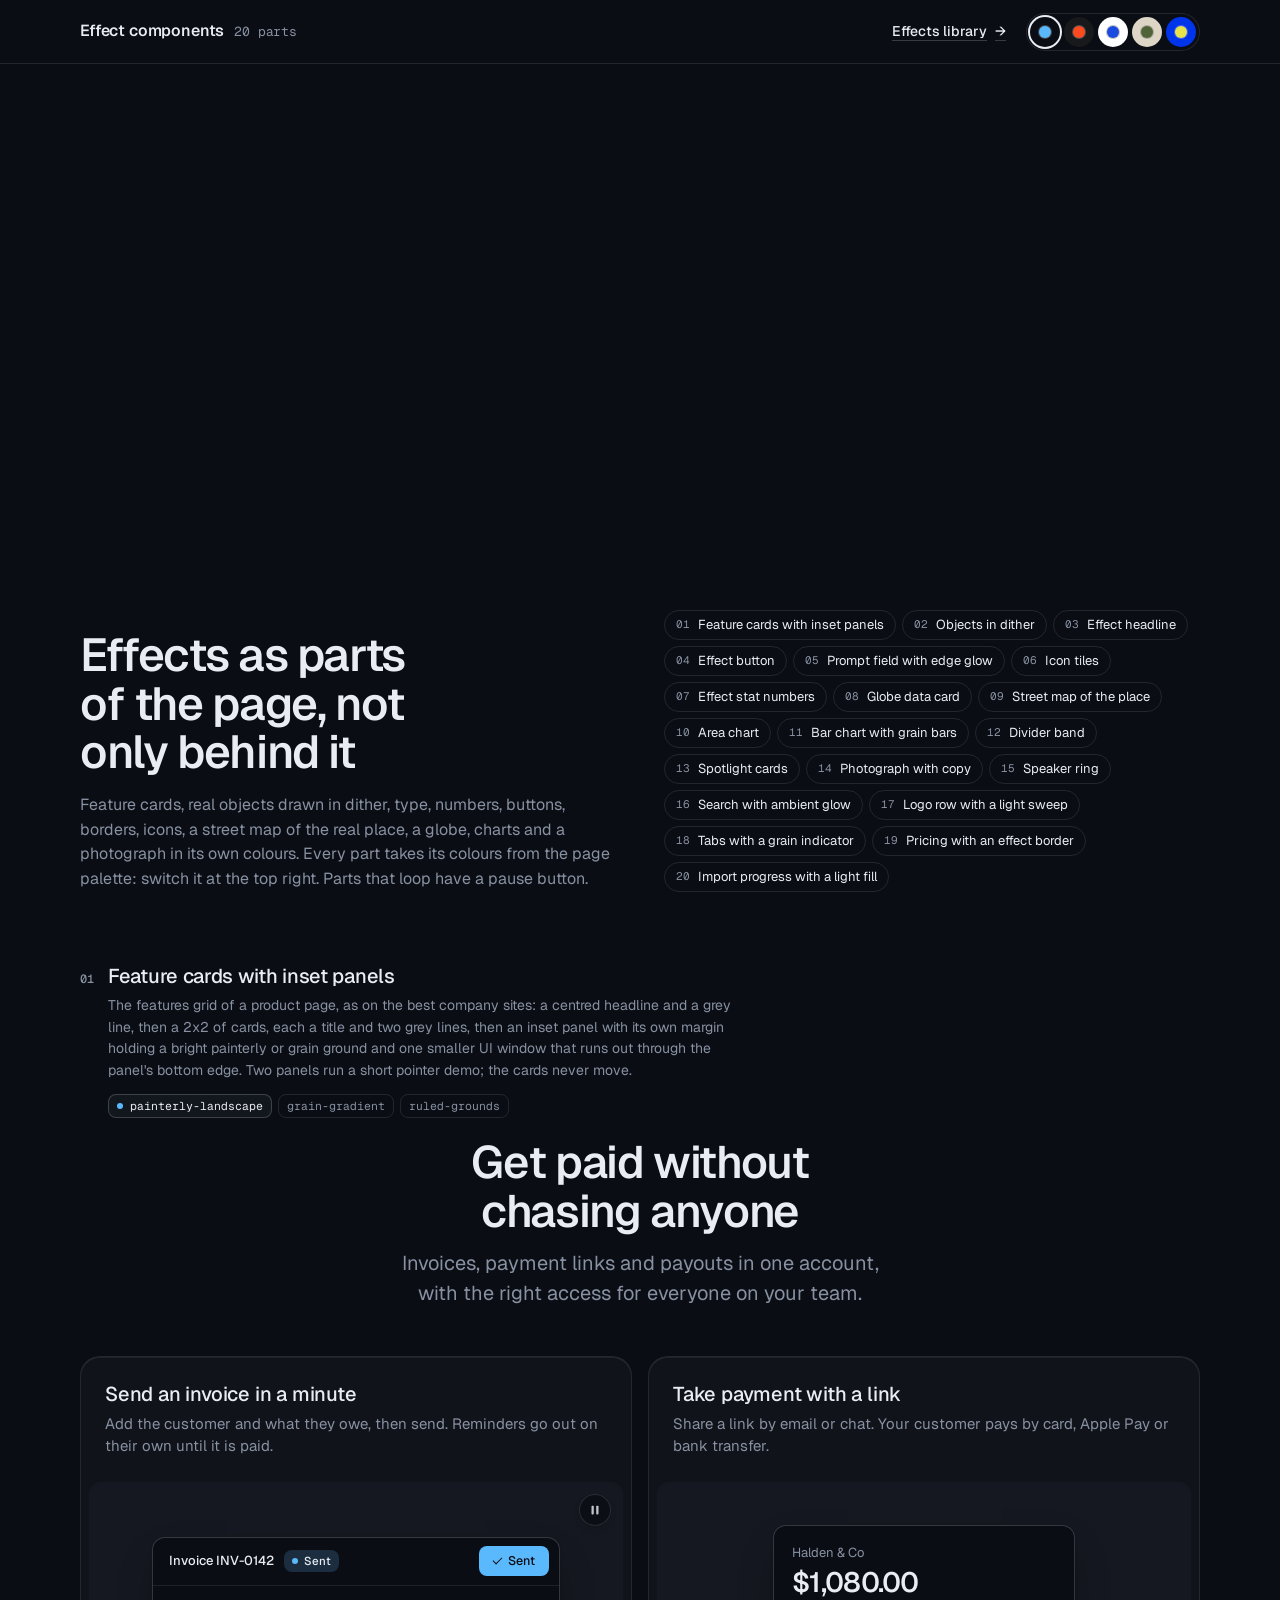
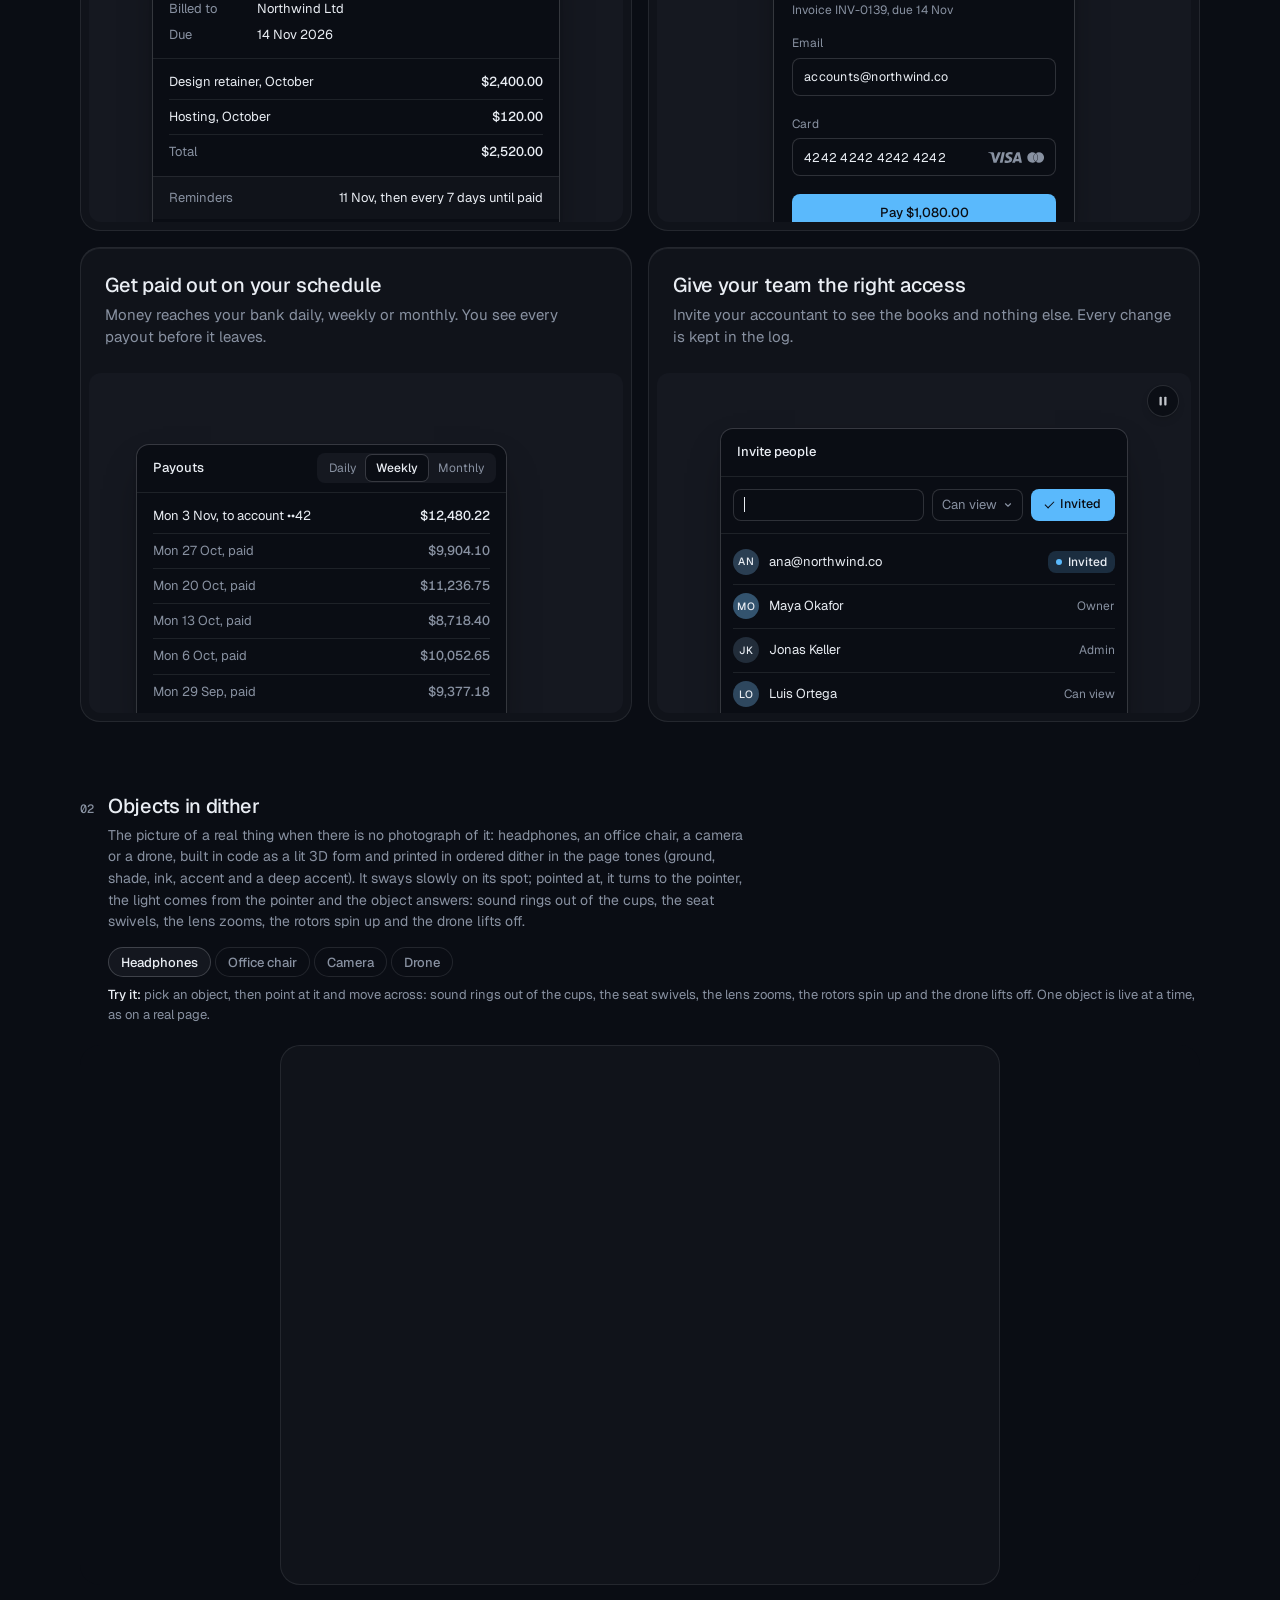
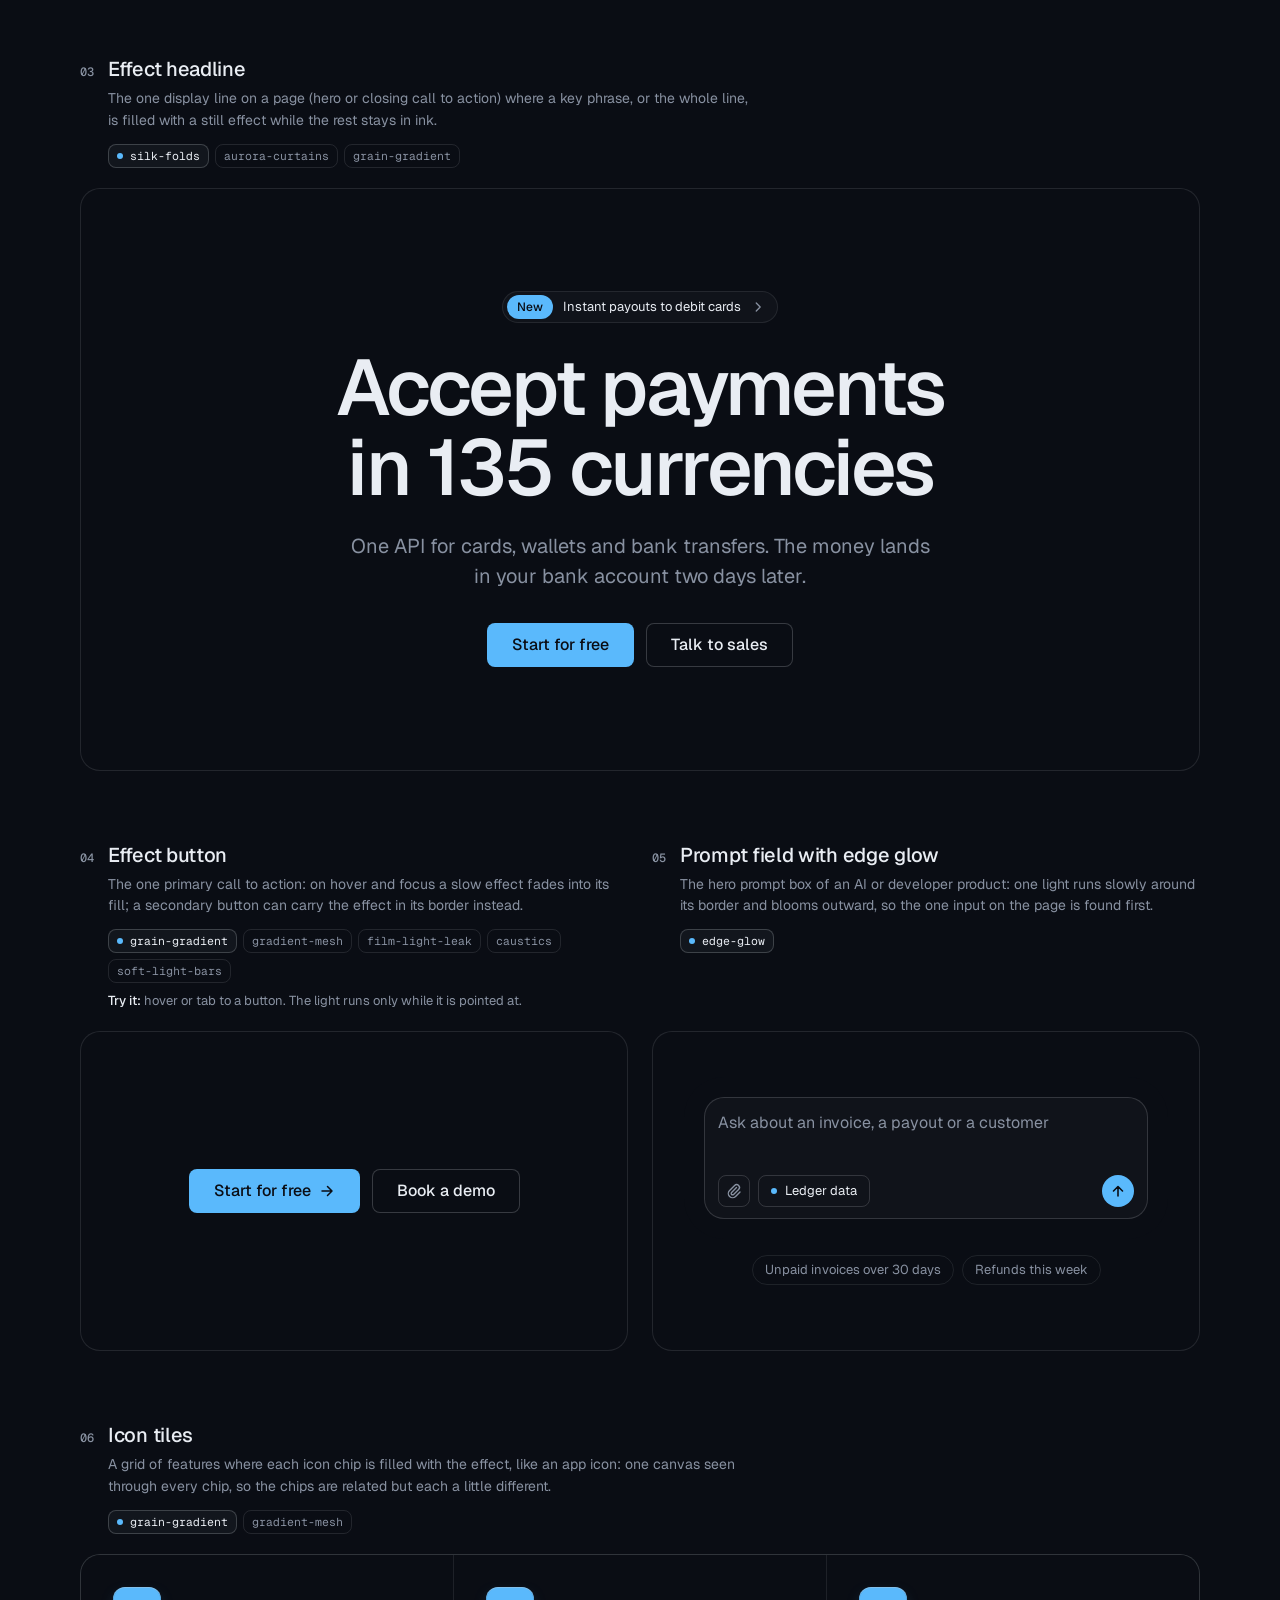
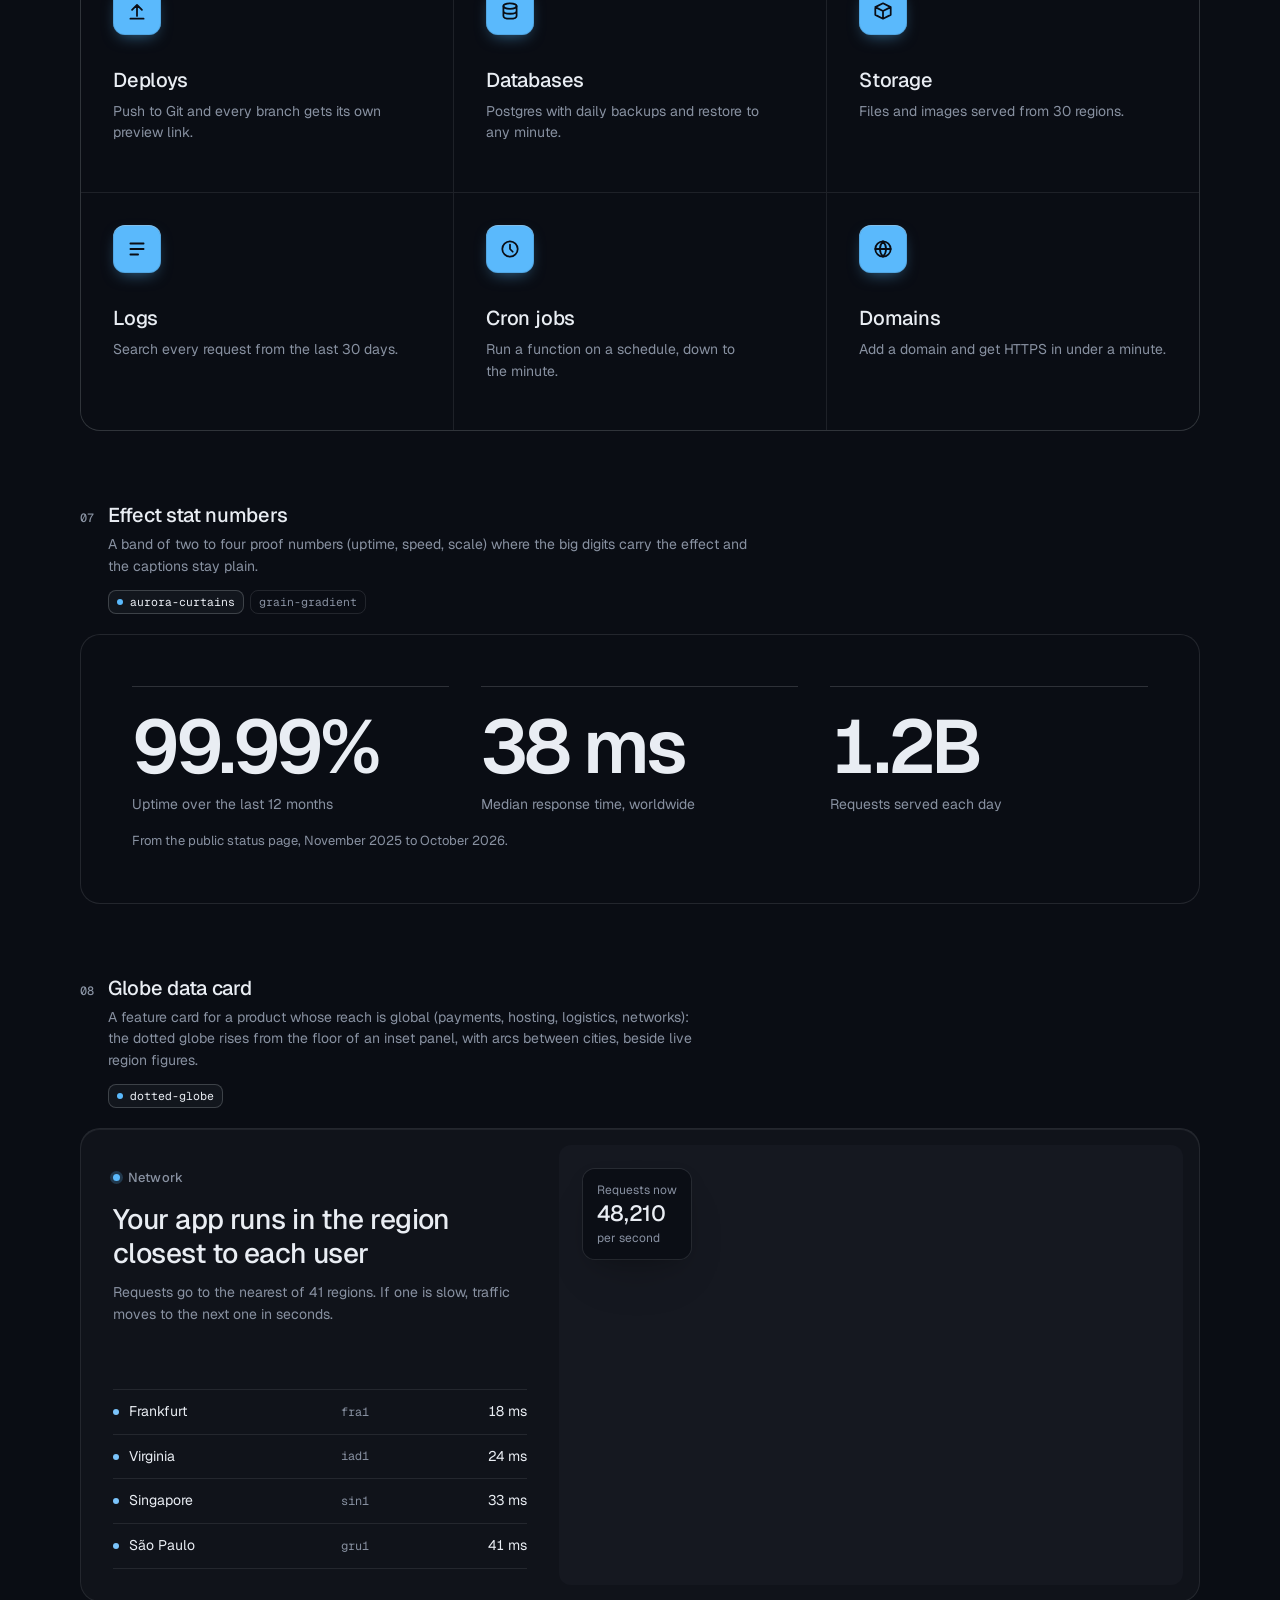
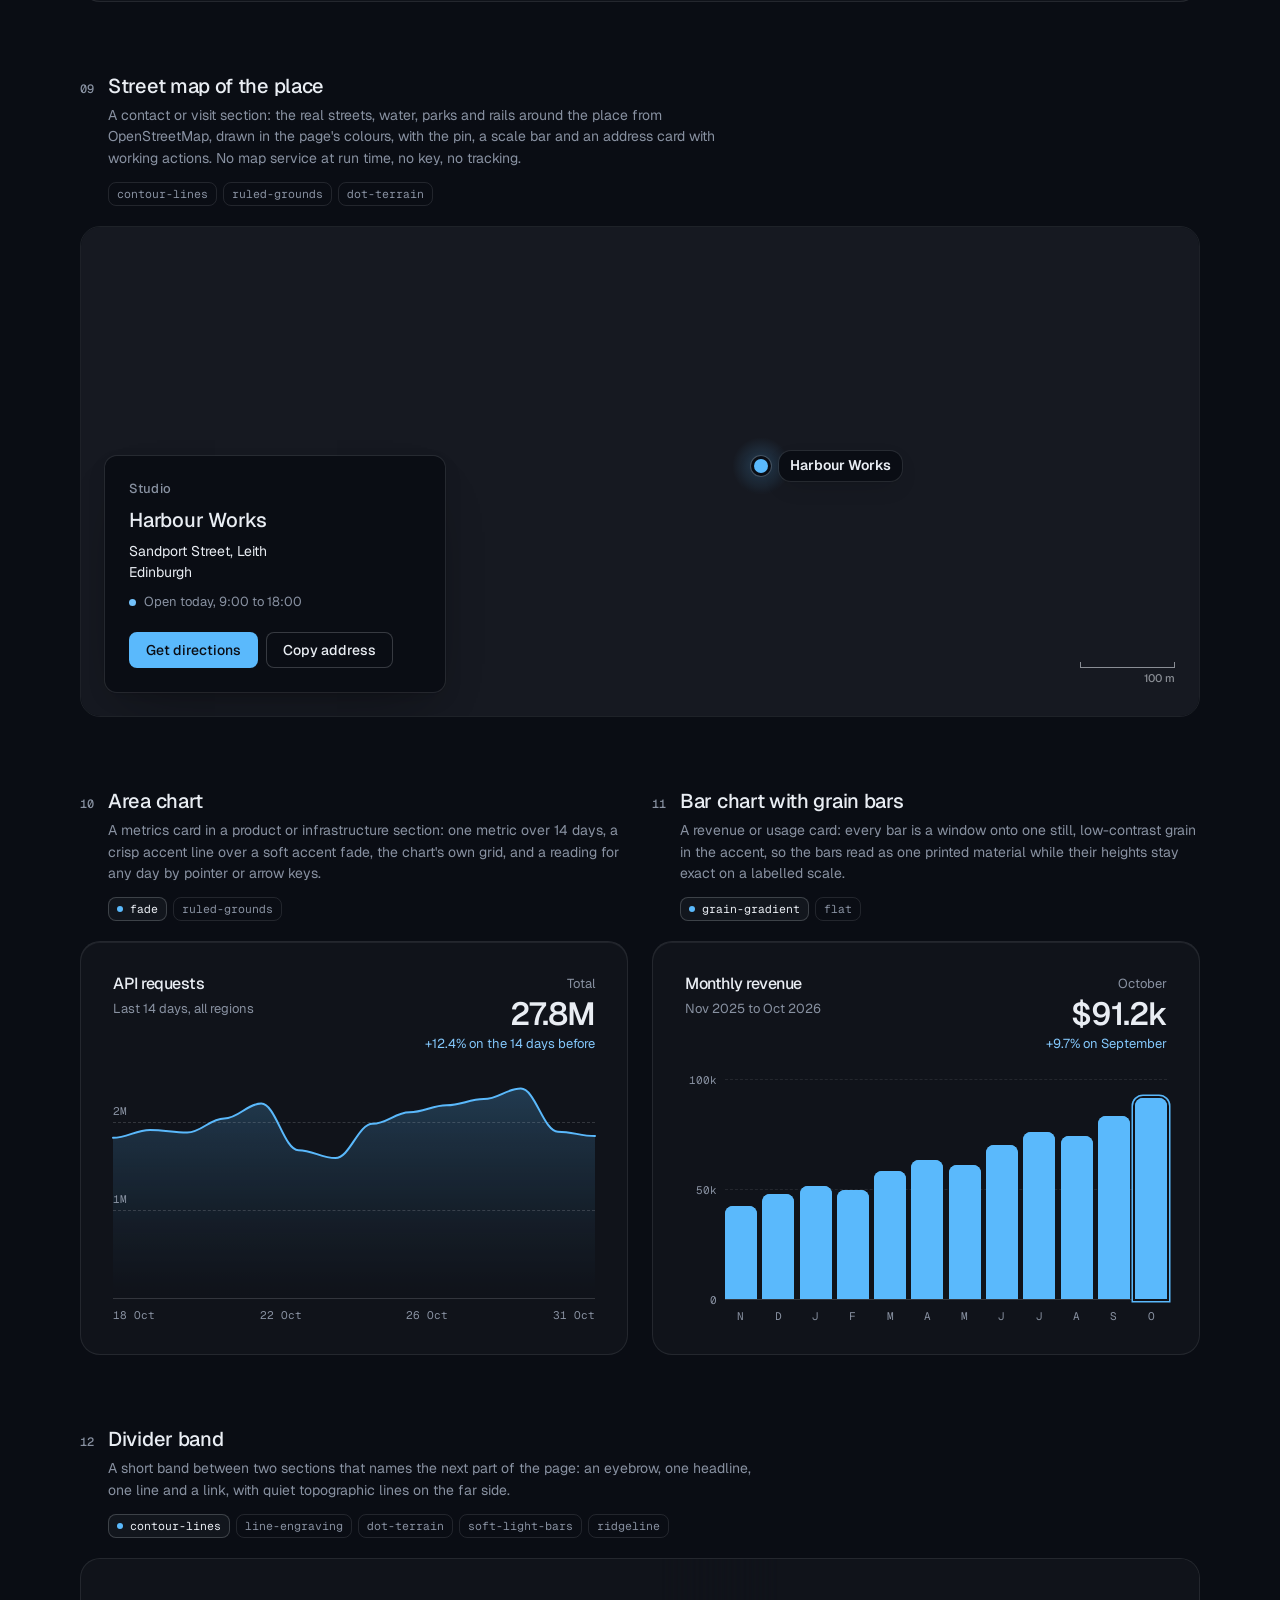
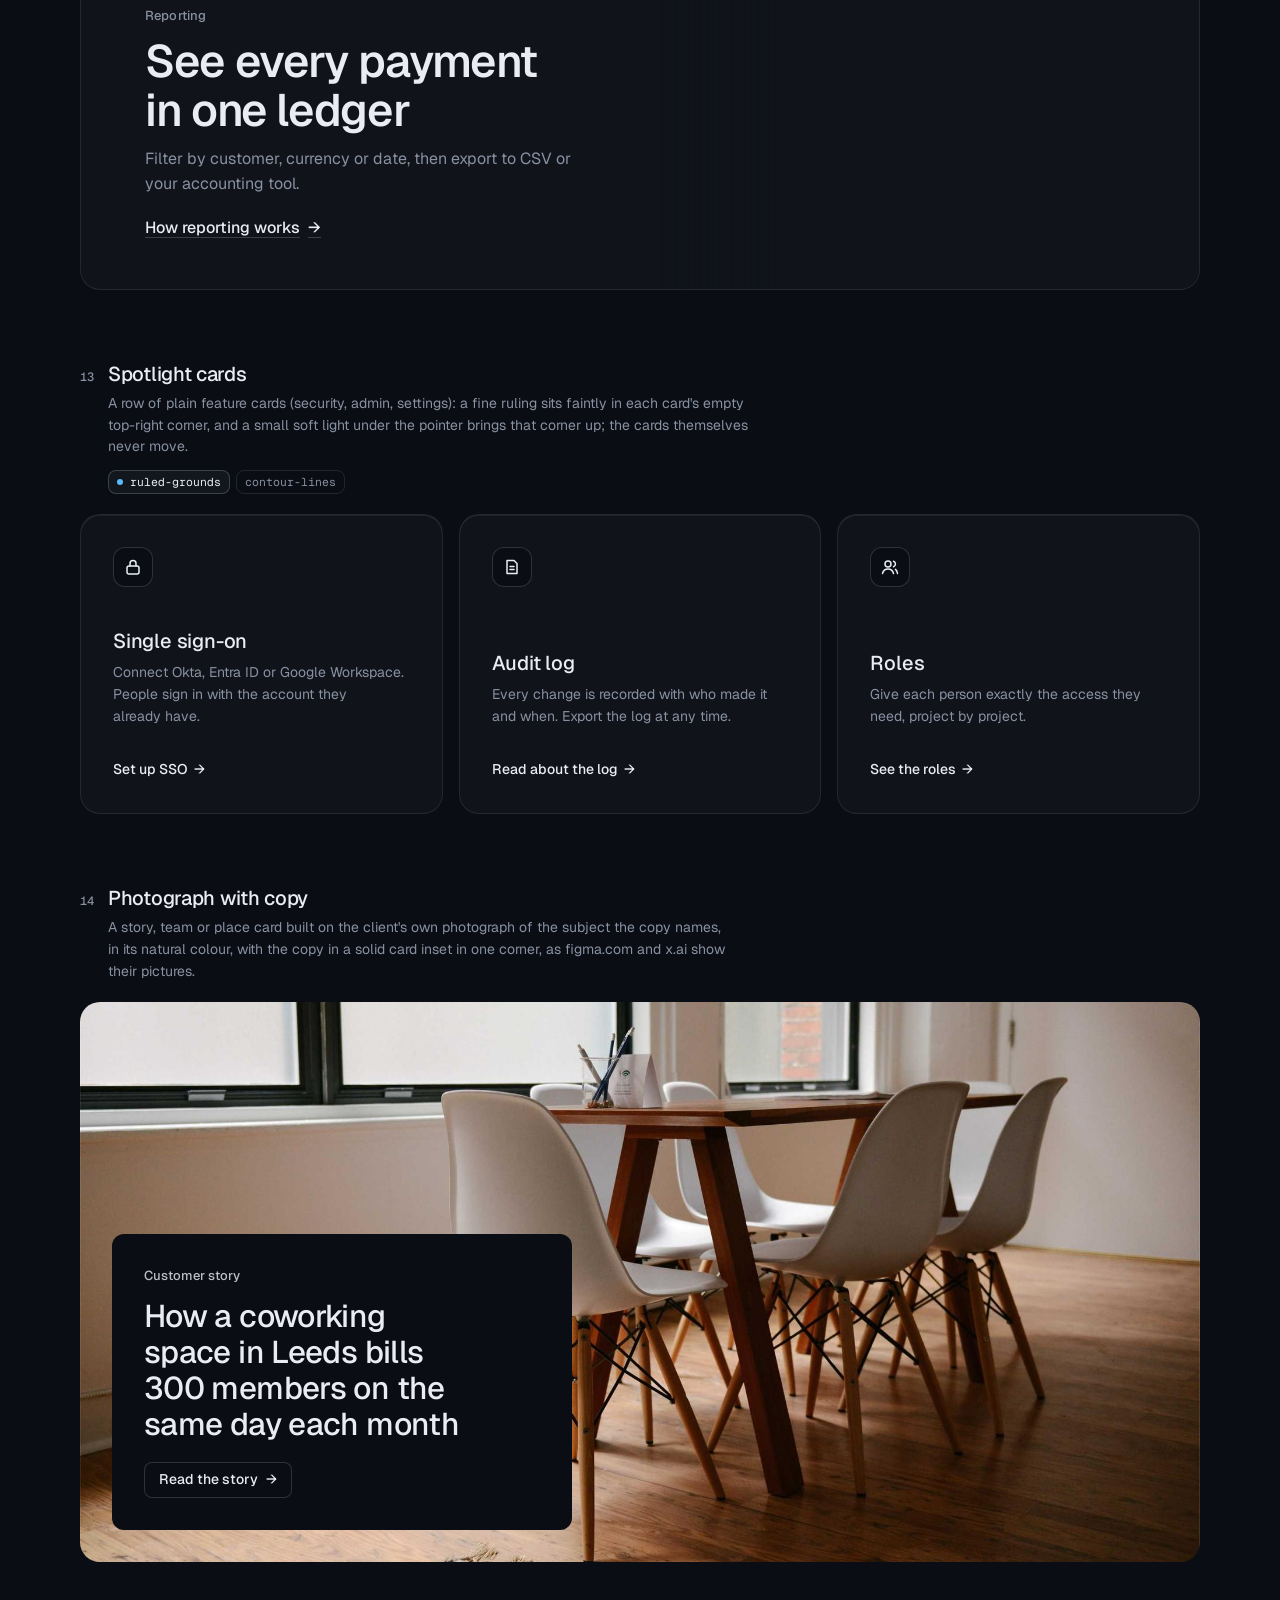
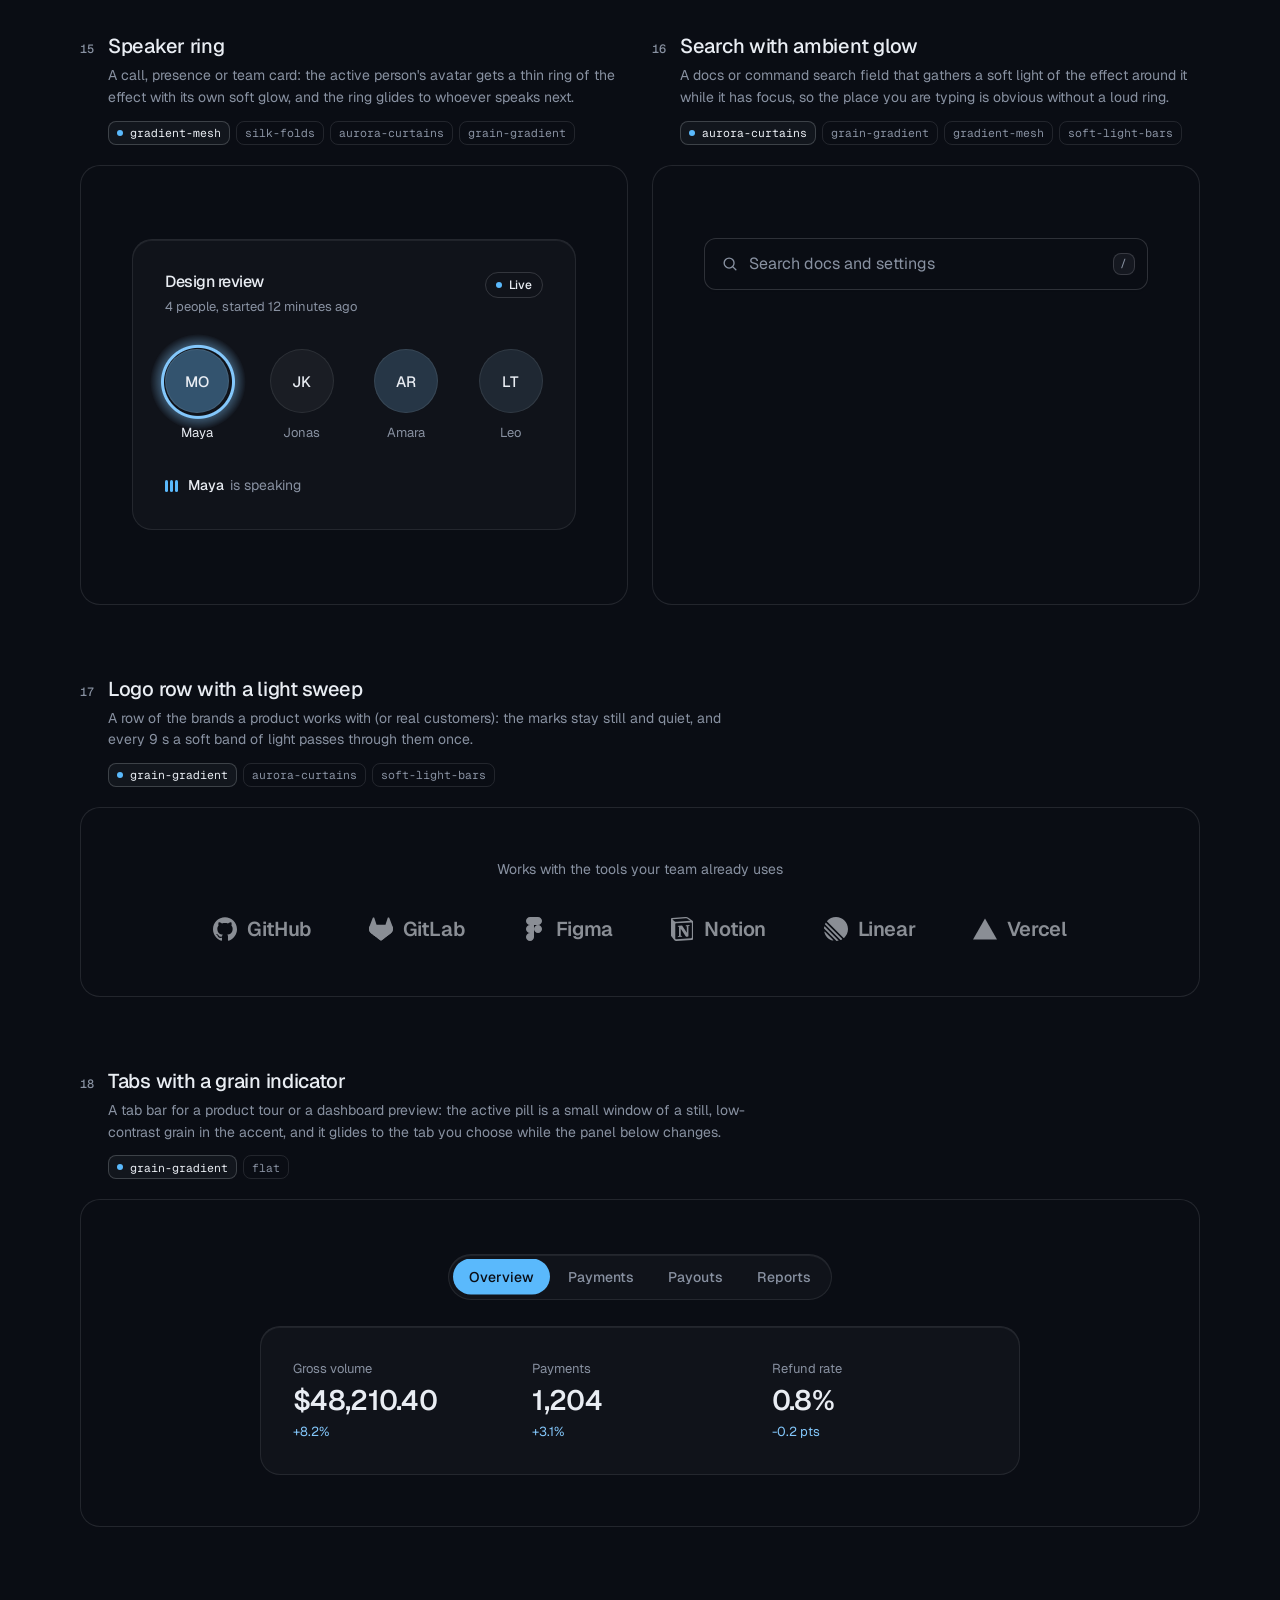
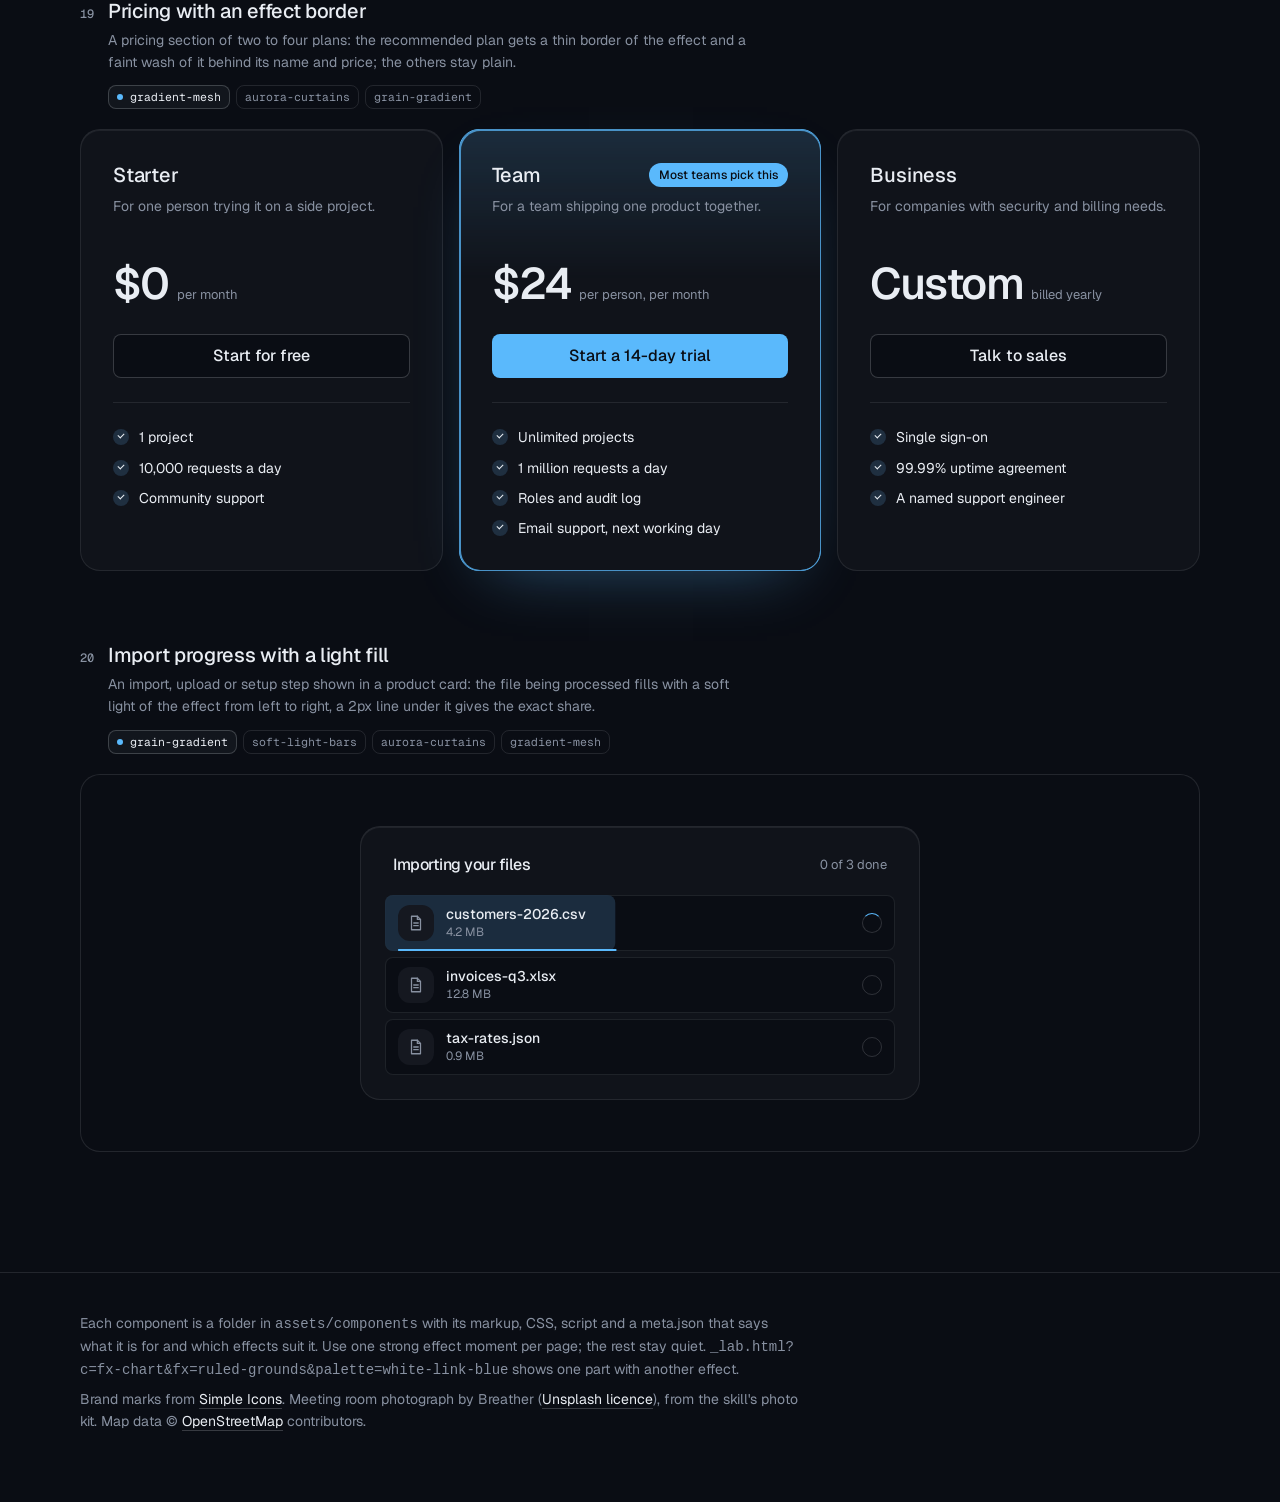
<file: .claude/skills/design-taste-frontend/assets/components/index.html>
<!doctype html>
<html lang="en" data-radius="soft">
<head>
<script>window.__tpGlMax = 16;   /* a gallery shows many live effects at once; a page of a site keeps the default 4 (fx.js) */</script>
<meta charset="utf-8">
<meta name="viewport" content="width=device-width, initial-scale=1">
<title>Effect components</title>
<link rel="preconnect" href="https://fonts.googleapis.com">
<link rel="preconnect" href="https://fonts.gstatic.com" crossorigin>
<link href="https://fonts.googleapis.com/css2?family=Geist:wght@100..900&family=Geist+Mono:wght@400..600&display=swap" rel="stylesheet">
<link rel="stylesheet" href="../system.css">
<link rel="stylesheet" href="./base.css">
<style>
  :root {
    --font-display: "Geist", system-ui, sans-serif;
    --font-text: "Geist", system-ui, sans-serif;
    --font-mono: "Geist Mono", ui-monospace, monospace;
    --display-weight: 560;
    --display-tracking: -0.03em;
    --container: 1200px;
  }
  body { min-height: 100vh; }
  .top {
    position: sticky; top: 0; z-index: 50; height: 64px; background: var(--bg);
    border-bottom: 1px solid var(--line);
  }
  .top .container { height: 100%; display: flex; align-items: center; justify-content: space-between; gap: 16px; }
  .brand { display: flex; align-items: center; gap: 10px; font-weight: 560; letter-spacing: -0.01em; }
  .brand small { font: 400 13px/1 var(--font-mono); color: var(--muted); }
  .top nav { display: flex; align-items: center; gap: 20px; }
  .top nav a.link { font-size: 14px; }
  .swatches { display: flex; gap: 4px; padding: 3px; border: 1px solid var(--line); border-radius: 999px; background: var(--bg); }
  .swatches button {
    width: 30px; height: 30px; border-radius: 999px; border: 0; padding: 0; cursor: pointer; position: relative;
    background: var(--sw-bg);
  }
  .swatches button::after {
    content: ""; position: absolute; inset: 9px; border-radius: 999px; background: var(--sw-accent);
    box-shadow: 0 0 0 1px color-mix(in oklab, var(--sw-ink) 25%, transparent);
  }
  .swatches button[aria-pressed="true"] { box-shadow: 0 0 0 2px var(--ink); }
  .swatches button:focus-visible { outline-offset: 3px; }

  .intro { padding-block: 64px 40px; display: grid; grid-template-columns: minmax(0, 6fr) minmax(0, 6fr); gap: 48px; align-items: end; }
  .intro h1 { font-size: clamp(34px, 2.2vw + 18px, 52px); line-height: 1.05; max-width: 15ch; }
  .intro p { margin-top: 16px; color: var(--muted); font-size: var(--t-body); line-height: 1.55; max-width: 52ch; }
  .index { display: flex; flex-wrap: wrap; gap: 6px; justify-content: flex-start; }
  @media (max-width: 1023px) { .intro { grid-template-columns: minmax(0, 1fr); gap: 28px; } }
  .index a {
    display: inline-flex; align-items: center; gap: 8px; height: 30px; padding: 0 11px; border-radius: 999px;
    border: 1px solid var(--line); font-size: 13px; color: var(--ink);
    transition: border-color var(--dur) var(--ease), background-color var(--dur) var(--ease);
  }
  .index a span { font-family: var(--font-mono); font-size: 11px; color: var(--muted); }
  .index a:hover { border-color: var(--line-strong); background: color-mix(in oklab, var(--ink) 4%, var(--bg)); }

  /* every part spans two rows of the list (its notes, its stage) as a subgrid, so the two parts of a
     half-width pair share one notes height and one stage height: their stages start and end level */
  .list { display: grid; grid-template-columns: repeat(2, minmax(0, 1fr)); column-gap: 24px; row-gap: 0; padding-bottom: 120px; }
  .sc { grid-column: 1 / -1; grid-row: span 2; display: grid; grid-template-rows: subgrid; row-gap: 20px; min-width: 0; scroll-margin-top: 88px; padding-top: 72px; }
  .sc:first-child { padding-top: 0; }
  .sc.is-half { grid-column: auto; }
  .sc.is-half .sc__stage:not(.is-center) { display: grid; }
  .sc__meta { display: grid; grid-template-columns: auto 1fr; column-gap: 14px; row-gap: 6px; align-items: baseline; align-content: start; }
  .sc__note { grid-column: 2; margin: 2px 0 0; font-size: 13px; color: var(--muted); }
  .sc__note::before { content: "Try it: "; color: var(--ink); font-weight: 500; }
  .sc__no { font: 500 12px/1 var(--font-mono); color: var(--muted); padding-top: 2px; }
  .sc__name { font: 500 20px/1.25 var(--font-text); letter-spacing: -0.015em; margin: 0; }
  .sc__for { grid-column: 2; color: var(--muted); font-size: 14px; line-height: 1.55; max-width: 72ch; margin: 0; }
  .sc__fx { grid-column: 2; display: flex; flex-wrap: wrap; gap: 6px; margin-top: 6px; }
  .sc__fx li {
    font: 400 11.5px/1 var(--font-mono); color: var(--muted); height: 24px; display: inline-flex; align-items: center;
    padding: 0 8px; border-radius: var(--r-sm); border: 1px solid var(--line);
  }
  .sc__fx li.is-on { color: var(--ink); border-color: var(--line-strong); background: color-mix(in oklab, var(--ink) 5%, var(--bg)); }
  .sc__fx li.is-on::before { content: ""; width: 6px; height: 6px; border-radius: 99px; background: var(--accent); margin-right: 7px; }
  .sc__stage {
    position: relative; min-width: 0; border: 1px solid var(--line); border-radius: var(--r-lg);
    padding: clamp(20px, 4vw, 56px); background: var(--bg);
  }
  .sc__stage.is-tall { padding-block: clamp(56px, 8vw, 120px); }
  .sc__stage.is-flush { padding: 0; border: 0; }
  .sc__stage.is-center { display: grid; place-items: center; min-height: 320px; }
  /* one object, at a size a page would give it */
  #fx-dither-object .sc__stage { display: grid; justify-items: center; }
  #fx-dither-object .cx-obj { width: min(100%, 720px); }
  .sc__pick { grid-column: 2; display: flex; flex-wrap: wrap; gap: 4px; margin-top: 8px; }
  .sc__pick button {
    height: 30px; padding: 0 12px; border-radius: 999px; border: 1px solid var(--line); background: var(--bg);
    font: 500 13px/1 var(--font-text); color: var(--muted); cursor: pointer;
  }
  .sc__pick button:hover { color: var(--ink); border-color: var(--line-strong); }
  .sc__pick button[aria-pressed="true"] { color: var(--ink); border-color: var(--line-strong); background: color-mix(in oklab, var(--ink) 6%, var(--bg)); }
  /* the search list opens below its field: leave it room inside the frame */
  #fx-search .sc__stage { min-height: 440px; place-items: start center; padding-top: 72px; }
  .sc__stage:empty::after { content: "Loading"; color: var(--muted); font-size: 13px; }

  .foot { border-top: 1px solid var(--line); padding: 40px 0 64px; color: var(--muted); font-size: 14px; }
  .foot p { max-width: 80ch; margin: 0 0 8px; }
  .foot a { color: var(--ink); text-decoration: underline; text-decoration-color: var(--line-strong); text-underline-offset: 4px; }

  @media (max-width: 899px) {
    .list { grid-template-columns: minmax(0, 1fr); }
    .sc.is-half { grid-column: 1 / -1; }
    .top nav a.link { display: none; }
  }
  @media (max-width: 639px) {
    .intro { padding-block: 48px 32px; }
    .sc { padding-top: 48px; }
    .sc__meta { grid-template-columns: 1fr; }
    .sc__no { display: none; }
    .sc__for, .sc__fx, .sc__note, .sc__pick { grid-column: 1; }
    .sc__stage.is-center { min-height: 240px; }
    .brand small { display: none; }
  }
</style>
</head>
<body>
<header class="top">
  <div class="container">
    <div class="brand">Effect components <small id="count"></small></div>
    <nav aria-label="Palette and links">
      <a class="link" href="../effects/gallery.html">Effects library</a>
      <div class="swatches" id="swatches" role="group" aria-label="Page palette"></div>
    </nav>
  </div>
</header>

<main>
  <section class="intro container">
    <div>
      <h1>Effects as parts of the page, not only behind it</h1>
      <p id="lede">Feature cards, real objects drawn in dither, type, numbers, buttons, borders, icons, a street map of the real place, a globe, charts and a photograph in its own colours. Every part takes its colours from the page palette: switch it at the top right. Parts that loop have a pause button.</p>
    </div>
    <nav class="index" id="index" aria-label="Components"></nav>
  </section>
  <div class="container list" id="list"></div>
</main>

<footer class="foot">
  <div class="container">
    <p>Each component is a folder in <code>assets/components</code> with its markup, CSS, script and a meta.json that says what it is for and which effects suit it. Use one strong effect moment per page; the rest stay quiet. <code>_lab.html?c=fx-chart&amp;fx=ruled-grounds&amp;palette=white-link-blue</code> shows one part with another effect.</p>
    <p>Brand marks from <a href="https://simpleicons.org/">Simple Icons</a>. Meeting room photograph by Breather (<a href="https://unsplash.com/photos/DEdM9Vs6s8w">Unsplash licence</a>), from the skill's photo kit. Map data © <a href="https://www.openstreetmap.org/copyright">OpenStreetMap</a> contributors.</p>
  </div>
</footer>

<script type="module">
  import fx from '../effects/fx.js';

  // component id, layout and stage style, in page order
  const COMPONENTS = [
    { id: 'fx-feature-card', stage: 'is-flush' },
    { id: 'fx-dither-object', stage: 'is-flush', note: 'pick an object, then point at it and move across: sound rings out of the cups, the seat swivels, the lens zooms, the rotors spin up and the drone lifts off. One object is live at a time, as on a real page.' },
    { id: 'fx-headline', stage: 'is-tall' },
    { id: 'fx-button', half: true, stage: 'is-center', note: 'hover or tab to a button. The light runs only while it is pointed at.' },
    { id: 'fx-prompt', half: true, stage: 'is-center' },
    { id: 'fx-icon-tiles', stage: 'is-flush' },
    { id: 'fx-stat' },
    { id: 'fx-globe', stage: 'is-flush' },
    { id: 'fx-map', stage: 'is-flush' },
    { id: 'fx-chart', half: true, stage: 'is-flush' },
    { id: 'fx-bars', half: true, stage: 'is-flush' },
    { id: 'fx-band', stage: 'is-flush' },
    { id: 'fx-spotlight', stage: 'is-flush' },
    { id: 'fx-photo', stage: 'is-flush' },
    { id: 'fx-avatar', half: true, stage: 'is-center' },
    { id: 'fx-search', half: true, stage: 'is-center' },
    { id: 'fx-logos' },
    { id: 'fx-tabs' },
    { id: 'fx-pricing', stage: 'is-flush' },
    { id: 'fx-progress', stage: 'is-center' },
  ];

  const PALETTES = [
    { id: 'blue-black-cornflower', name: 'Night, cornflower', bg: '#0a0d14', surface: '#131824', ink: '#e9edf3', muted: '#8891a1', accent: '#5ab9fc', accentInk: '#0a0d14' },
    { id: 'graphite-safety-orange', name: 'Graphite, orange', bg: '#18191b', surface: '#222427', ink: '#eff0f1', muted: '#9c9ea3', accent: '#ff4a1f', accentInk: '#18191b' },
    { id: 'white-link-blue', name: 'White, blue', bg: '#ffffff', surface: '#f4f4f4', ink: '#111111', muted: '#6b6b6b', accent: '#1a4be0', accentInk: '#ffffff' },
    { id: 'moss-sand', name: 'Sand, moss', bg: '#ddd6c6', surface: '#d2cab8', ink: '#2a2a26', muted: '#59574e', accent: '#4f6238', accentInk: '#ffffff' },
    { id: 'cobalt-field', name: 'Cobalt field', bg: '#0034eb', surface: '#002fd6', ink: '#ffffff', muted: '#dfe4f2', accent: '#e9e34a', accentInk: '#111111' },
  ];

  const q = new URLSearchParams(location.search);
  if (q.has('time')) fx.setClock(+q.get('time'));
  if (q.has('fallback')) fx.config.forceFallback = true;
  const only = q.get('only') ? q.get('only').split(',') : null;
  const list = document.getElementById('list');
  const index = document.getElementById('index');
  const swatches = document.getElementById('swatches');

  /*
    The budget: a laptop's integrated GPU shares its memory with everything else, so this page never
    holds more than 4 live WebGL contexts. A part is started when it comes near the viewport and
    destroyed when it leaves it; still parts draw once and free their context; fx.js frees any idle
    off-screen context past 4. liveGL() counts the contexts that are open right now.
  */
  fx.config.maxLive = 4;
  const contexts = new Set();
  let peakGL = 0;
  const getContext = HTMLCanvasElement.prototype.getContext;
  HTMLCanvasElement.prototype.getContext = function (type, ...rest) {
    const c = getContext.call(this, type, ...rest);
    if (c && /webgl/i.test(type) && !contexts.has(c)) { contexts.add(c); peakGL = Math.max(peakGL, liveGL()); }
    return c;
  };
  function liveGL() {
    for (const c of contexts) if (c.isContextLost()) contexts.delete(c);
    return contexts.size;
  }

  // the dither object: one live at a time, switched here (a real page shows one object)
  const OBJECTS = {
    headphones: ['Headphones', 'Over-ear, wireless'],
    chair: ['Office chair', 'Swivel seat on five castors'],
    camera: ['Camera', 'Mirrorless, with a zoom lens'],
    drone: ['Drone', 'Four rotors and a camera'],
  };
  let object = OBJECTS[q.get('object')] ? q.get('object') : 'headphones';
  // print (ordered dither, the default) or studio (a smooth shaded render: no picker until it is anti-aliased; ?render=studio)
  let render = q.get('render') === 'studio' ? 'studio' : 'print';

  function applyPalette(p) {
    const c = fx.color;
    const action = c.contrast(p.accent, p.bg) >= 2.2 ? p.accent : p.ink;
    const actionInk = action === p.accent ? p.accentInk : p.bg;
    const s = document.documentElement.style;
    const set = (k, v) => s.setProperty(k, v);
    set('--p-bg', p.bg); set('--p-surface', p.surface); set('--p-ink', p.ink); set('--p-muted', p.muted);
    set('--p-accent', p.accent); set('--p-accent-ink', p.accentInk); set('--p-action', action); set('--p-action-ink', actionInk);
    document.documentElement.style.colorScheme = c.isDark(p.bg) ? 'dark' : 'light';
    for (const b of swatches.children) b.setAttribute('aria-pressed', String(b.dataset.id === p.id));
  }

  async function load(entry) {
    const base = `./${entry.id}/`;
    const [meta, html, mod] = await Promise.all([
      fetch(base + 'meta.json').then(r => (r.ok ? r.json() : null)),
      fetch(base + 'component.html').then(r => (r.ok ? r.text() : null)),
      import(base + 'component.js').catch(err => { console.warn(entry.id, err); return null; }),
    ]).catch(() => [null, null, null]);
    if (!meta || !html || !mod) return null;
    const link = document.createElement('link');
    link.rel = 'stylesheet';
    link.href = base + 'component.css';
    document.head.append(link);
    await new Promise(r => { link.onload = link.onerror = r; });
    return { ...entry, meta, html, mod };
  }

  function section(e, n) {
    const s = document.createElement('section');
    s.className = 'sc' + (e.half ? ' is-half' : '');
    s.id = e.id;
    const fxList = (e.meta.effects || []).map(id => `<li class="${id === e.meta.default ? 'is-on' : ''}">${id}</li>`).join('');
    const pick = e.id === 'fx-dither-object'
      ? `<div class="sc__pick" role="group" aria-label="Object">${Object.keys(OBJECTS).map(k => `<button type="button" data-object="${k}" aria-pressed="${k === object}">${OBJECTS[k][0]}</button>`).join('')}</div>`
      : '';
    s.innerHTML = `
      <div class="sc__meta">
        <span class="sc__no">${String(n).padStart(2, '0')}</span>
        <h2 class="sc__name">${e.meta.name}</h2>
        <p class="sc__for">${e.meta.for}</p>
        ${fxList ? `<ul class="sc__fx" aria-label="Effects that suit it">${fxList}</ul>` : ''}
        ${pick}
        ${e.note ? `<p class="sc__note">${e.note}</p>` : ''}
      </div>
      <div class="sc__stage ${e.stage || ''}"></div>`;
    return s;
  }

  // the markup is placed at once (the page keeps its full height); the scripts run only near the viewport
  function markup(e) {
    const stage = e.section.querySelector('.sc__stage');
    stage.innerHTML = e.html;
    if (e.id === 'fx-dither-object') {
      const fig = stage.querySelector('.cx-obj');
      fig.dataset.cxObject = object;
      if (render === 'studio') fig.dataset.cxRender = 'studio'; else delete fig.dataset.cxRender;
      fig.querySelector('.cx-obj__stage').removeAttribute('aria-label');
    }
    return stage;
  }
  function start(e) {
    if (e.ctrl) return;
    const stage = markup(e);
    try { e.ctrl = e.mod.default(stage.firstElementChild || stage) || { destroy() {} }; } catch (err) { console.error(e.id, err); e.ctrl = { destroy() {} }; }
  }
  function stop(e) {
    if (!e.ctrl) return;
    try { e.ctrl.destroy?.(); } catch (err) { console.warn(e.id, err); }
    fx.unmountAll(e.section);
    e.ctrl = null;
  }

  function setPalette(p, entries) {
    entries.forEach(stop);
    applyPalette(p);
    try { localStorage.setItem('cx-palette', p.id); } catch (_) {}
    requestAnimationFrame(() => entries.forEach(e => (e.near ? start(e) : markup(e))));
  }

  let saved = null;
  try { saved = localStorage.getItem('cx-palette'); } catch (_) {}
  const first = PALETTES.find(p => p.id === q.get('palette')) || PALETTES.find(p => p.id === saved) || PALETTES[0];
  for (const p of PALETTES) {
    const b = document.createElement('button');
    b.type = 'button';
    b.dataset.id = p.id;
    b.title = p.name;
    b.setAttribute('aria-label', p.name);
    b.style.setProperty('--sw-bg', p.bg);
    b.style.setProperty('--sw-accent', p.accent);
    b.style.setProperty('--sw-ink', p.ink);
    swatches.append(b);
  }
  applyPalette(first);

  const wanted = COMPONENTS.filter(c => !only || only.includes(c.id));
  const entries = (await Promise.all(wanted.map(load))).filter(Boolean);
  document.getElementById('count').textContent = `${entries.length} parts`;
  entries.forEach((e, i) => {
    e.section = section(e, i + 1);
    list.append(e.section);
    markup(e);
    const a = document.createElement('a');
    a.href = '#' + e.id;
    a.innerHTML = `<span>${String(i + 1).padStart(2, '0')}</span>${e.meta.name}`;
    index.append(a);
  });
  await document.fonts.ready;
  const near = new IntersectionObserver(seen => {
    for (const en of seen) {
      const e = entries.find(x => x.section === en.target);
      if (!e) continue;
      e.near = en.isIntersecting;
      if (e.near) start(e); else stop(e);
    }
  }, { rootMargin: '10% 0px' });
  entries.forEach(e => near.observe(e.section));
  setTimeout(() => { document.documentElement.dataset.ready = '1'; }, 1500);

  swatches.addEventListener('click', ev => {
    const b = ev.target.closest('button');
    if (!b) return;
    const p = PALETTES.find(x => x.id === b.dataset.id);
    if (p) setPalette(p, entries);
  });
  list.addEventListener('click', ev => {
    const b = ev.target.closest('[data-object], [data-render]');
    if (!b || !(OBJECTS[b.dataset.object] || b.dataset.render)) return;
    if (b.dataset.render) render = b.dataset.render; else object = b.dataset.object;
    b.parentElement.querySelectorAll('button').forEach(x => x.setAttribute('aria-pressed', String(x === b)));
    const e = entries.find(x => x.id === 'fx-dither-object');
    stop(e);
    if (e.near) start(e); else markup(e);
  });
  window.__cx = {
    entries,
    setPalette: id => setPalette(PALETTES.find(p => p.id === id), entries),
    setObject: k => list.querySelector(`[data-object="${k}"]`)?.click(),
    gl: () => ({ live: liveGL(), peak: peakGL, started: entries.filter(e => e.ctrl).map(e => e.id) }),
  };
</script>

</body>
</html>
</file>
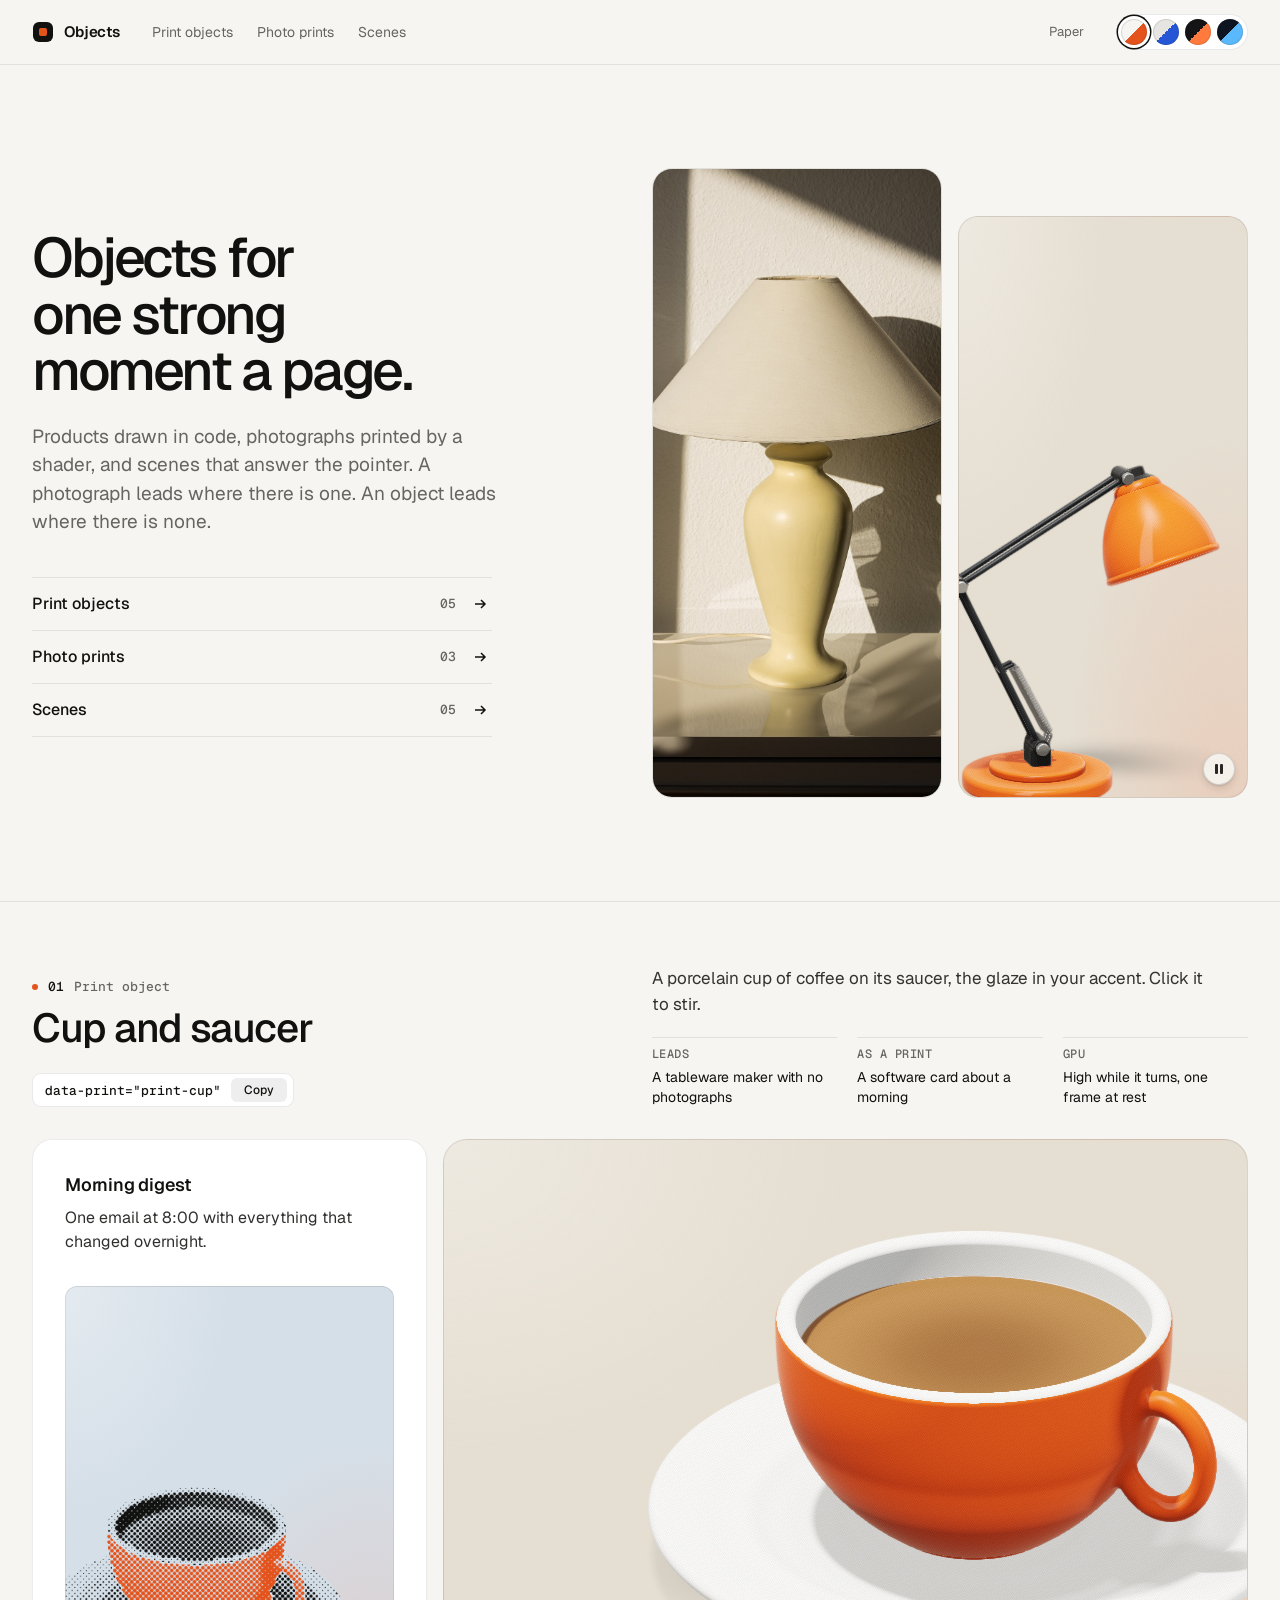
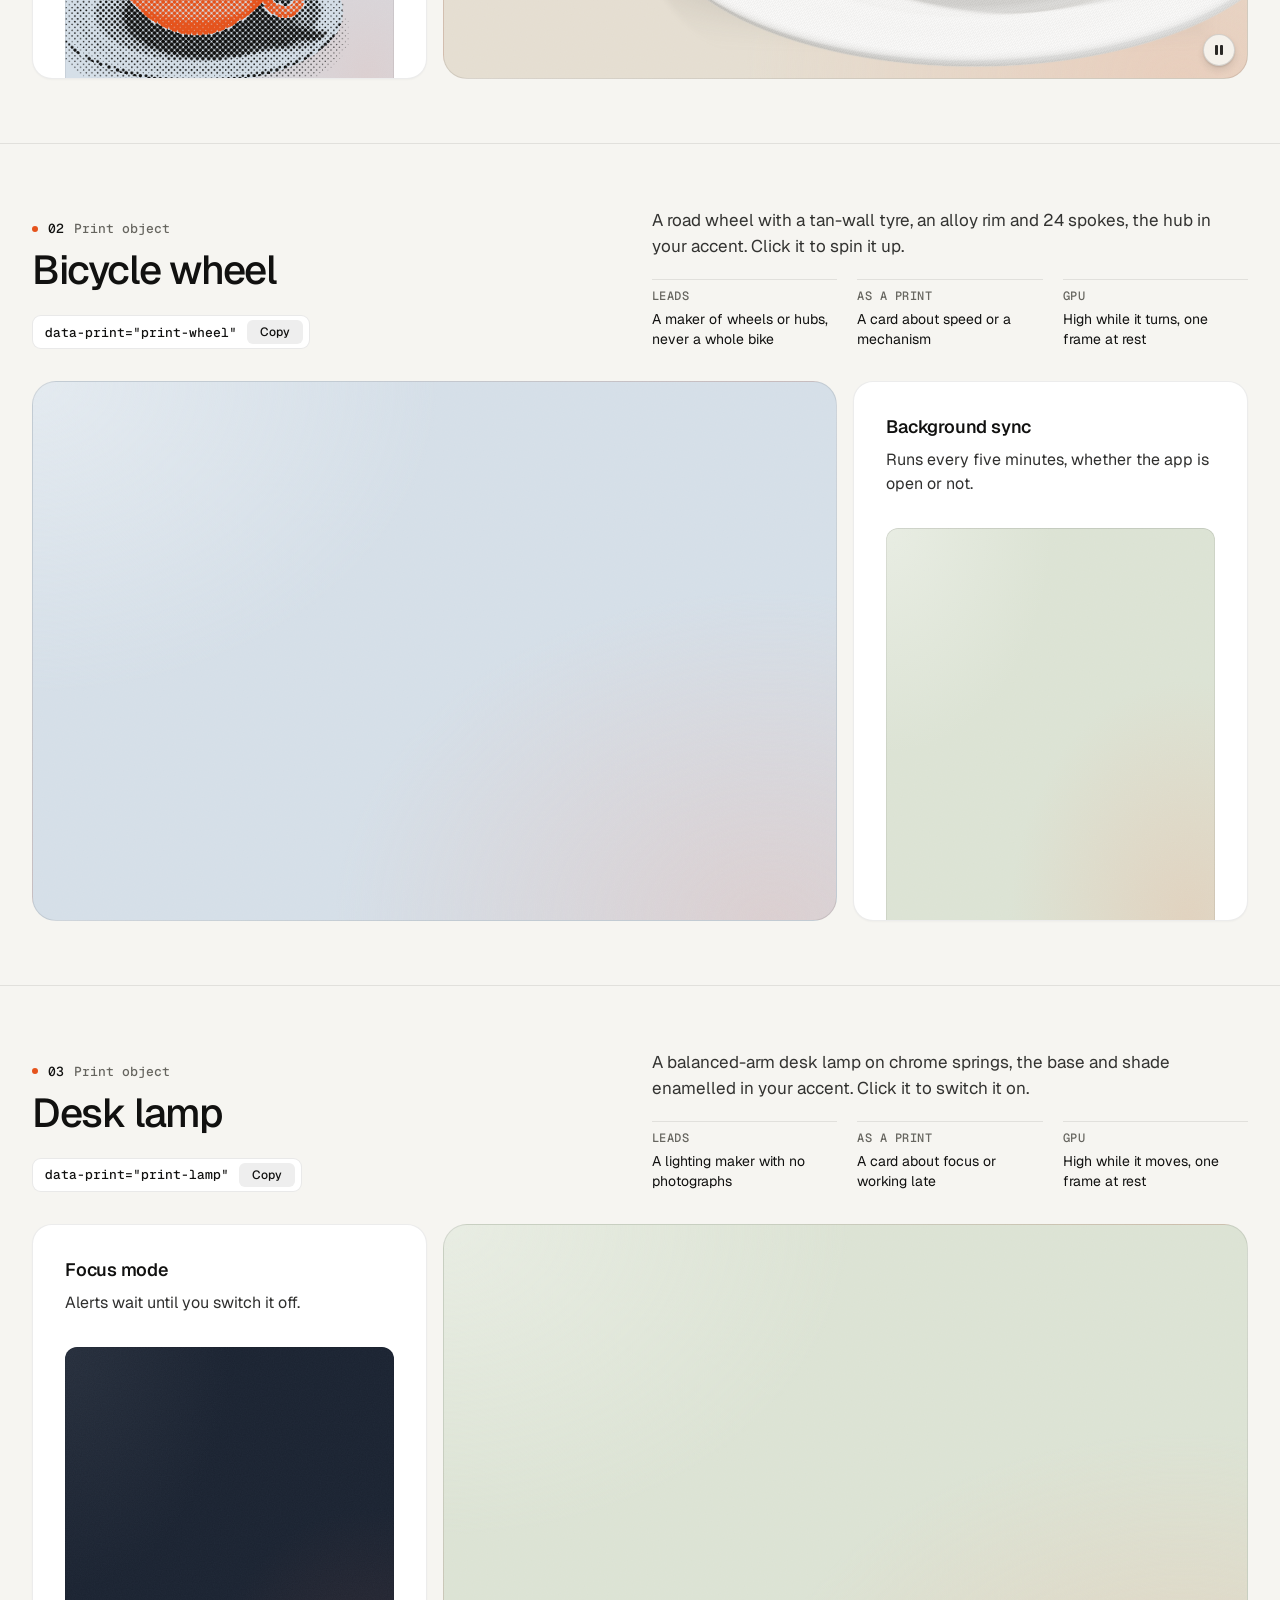
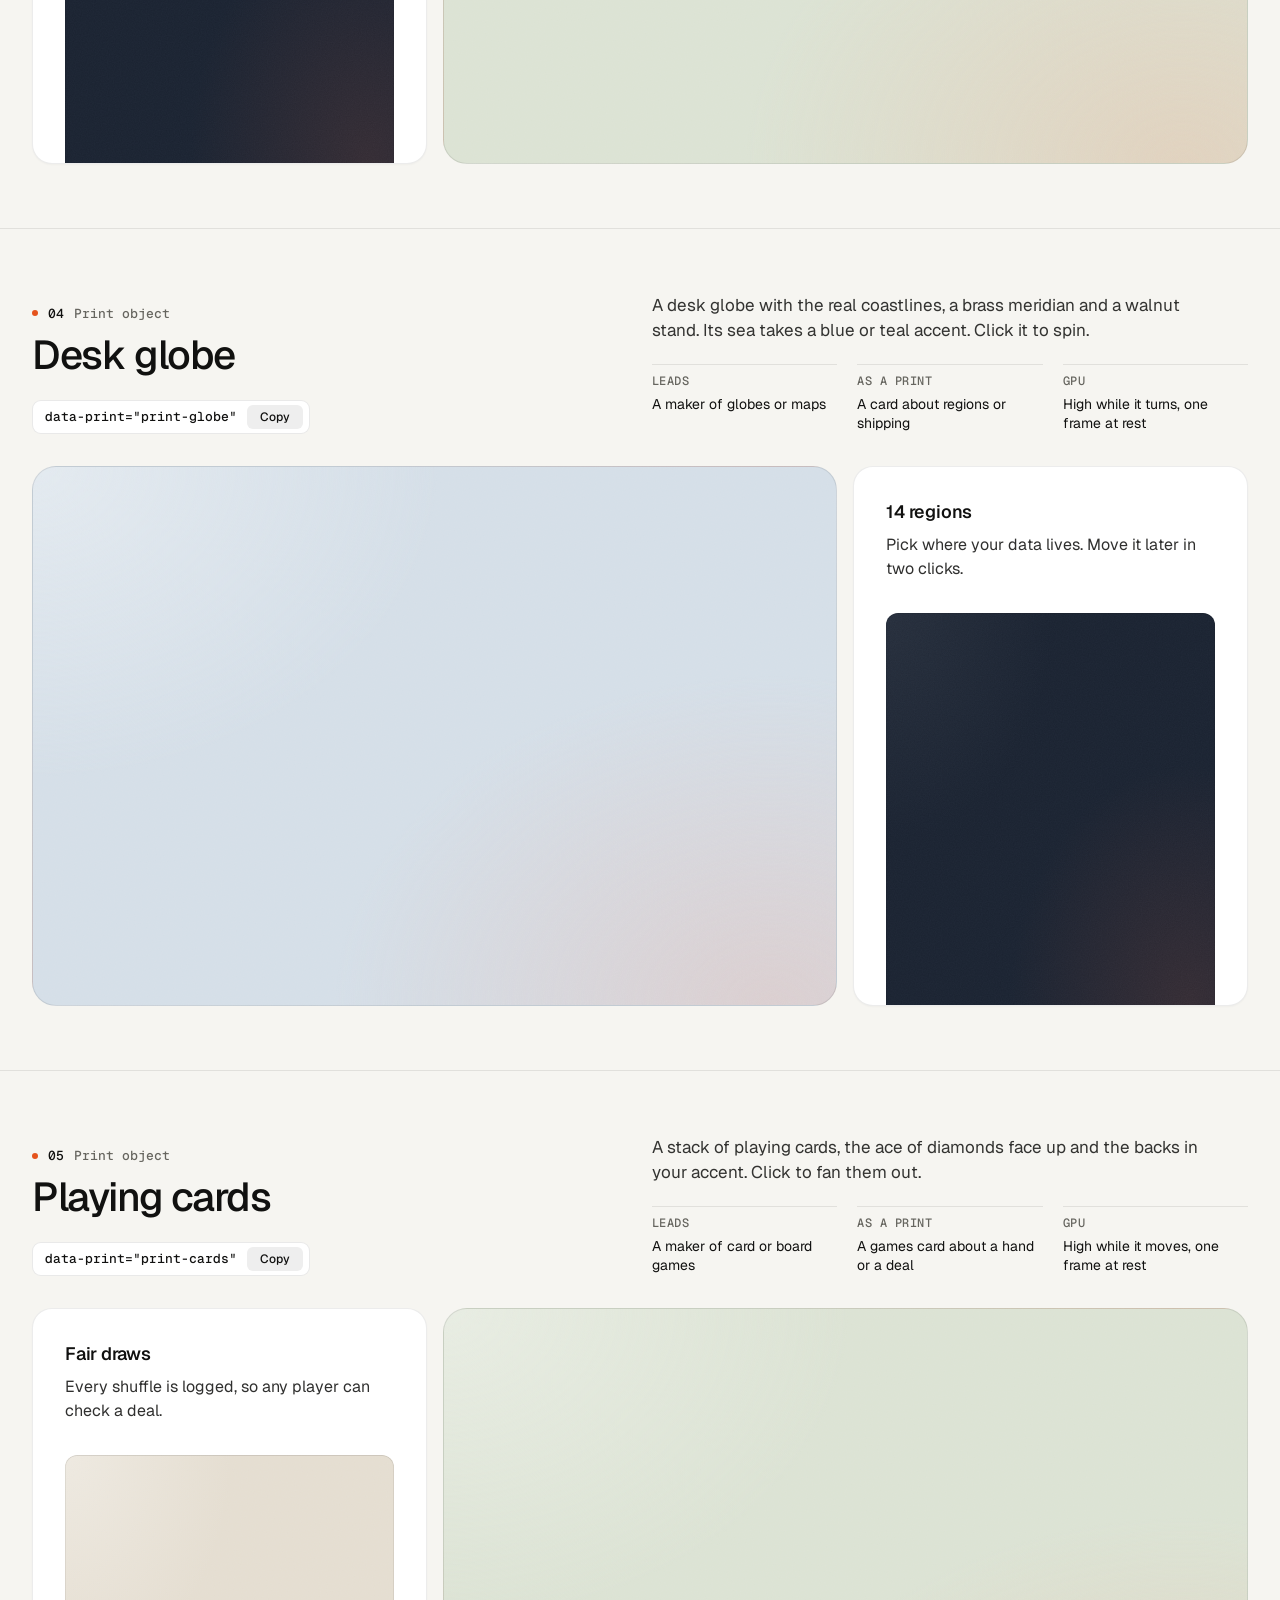
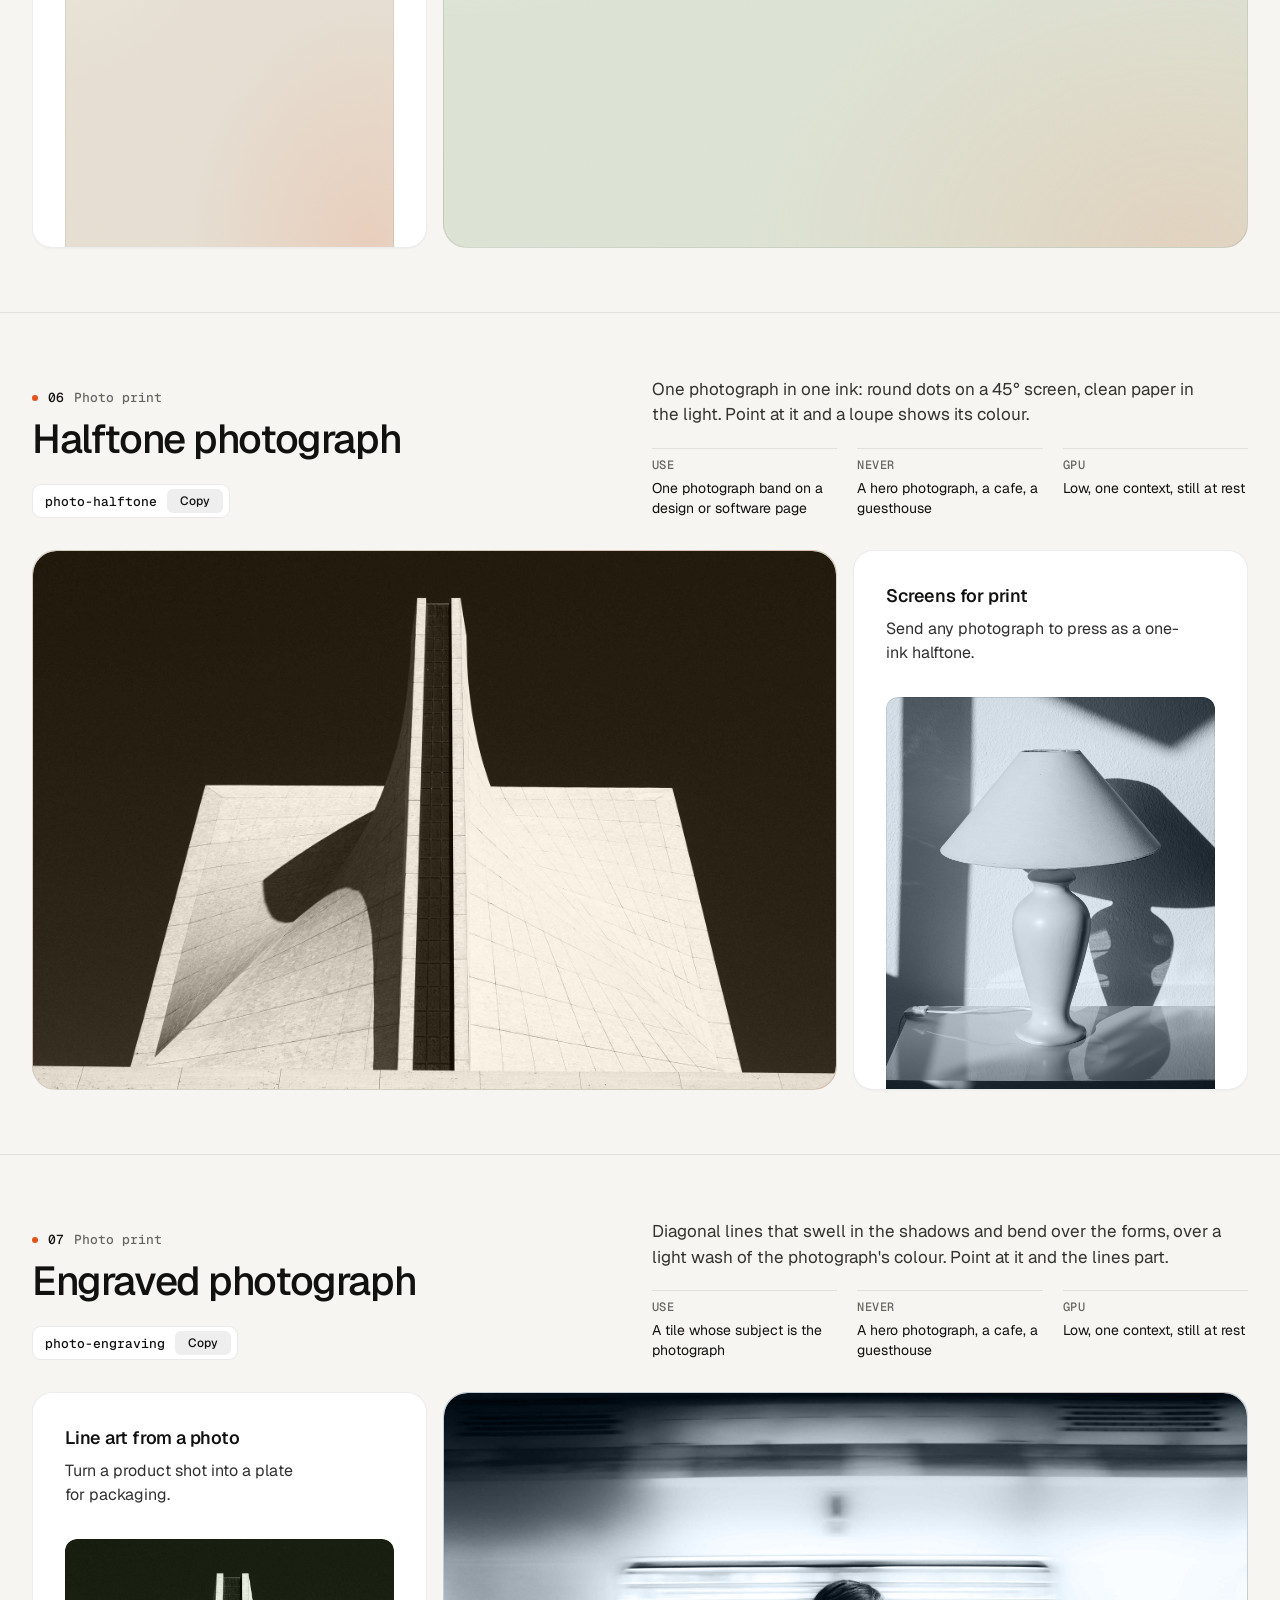
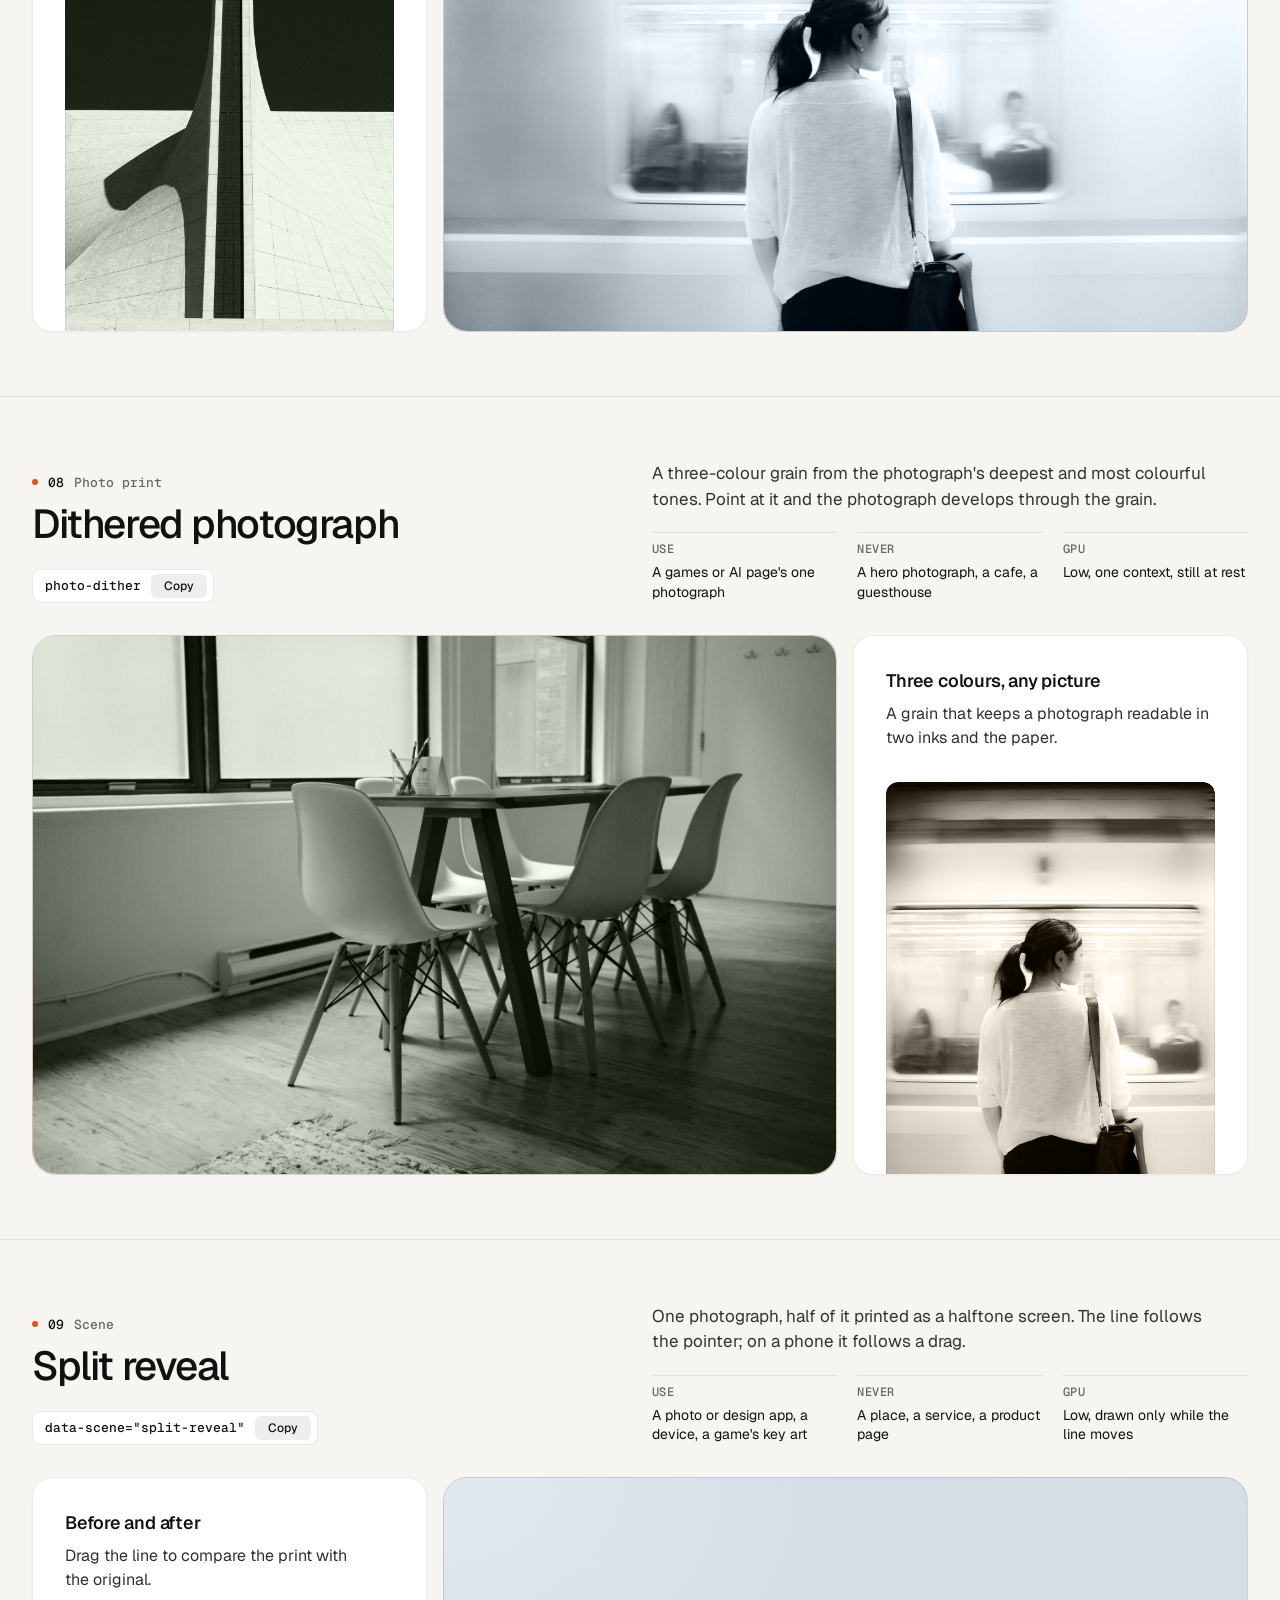
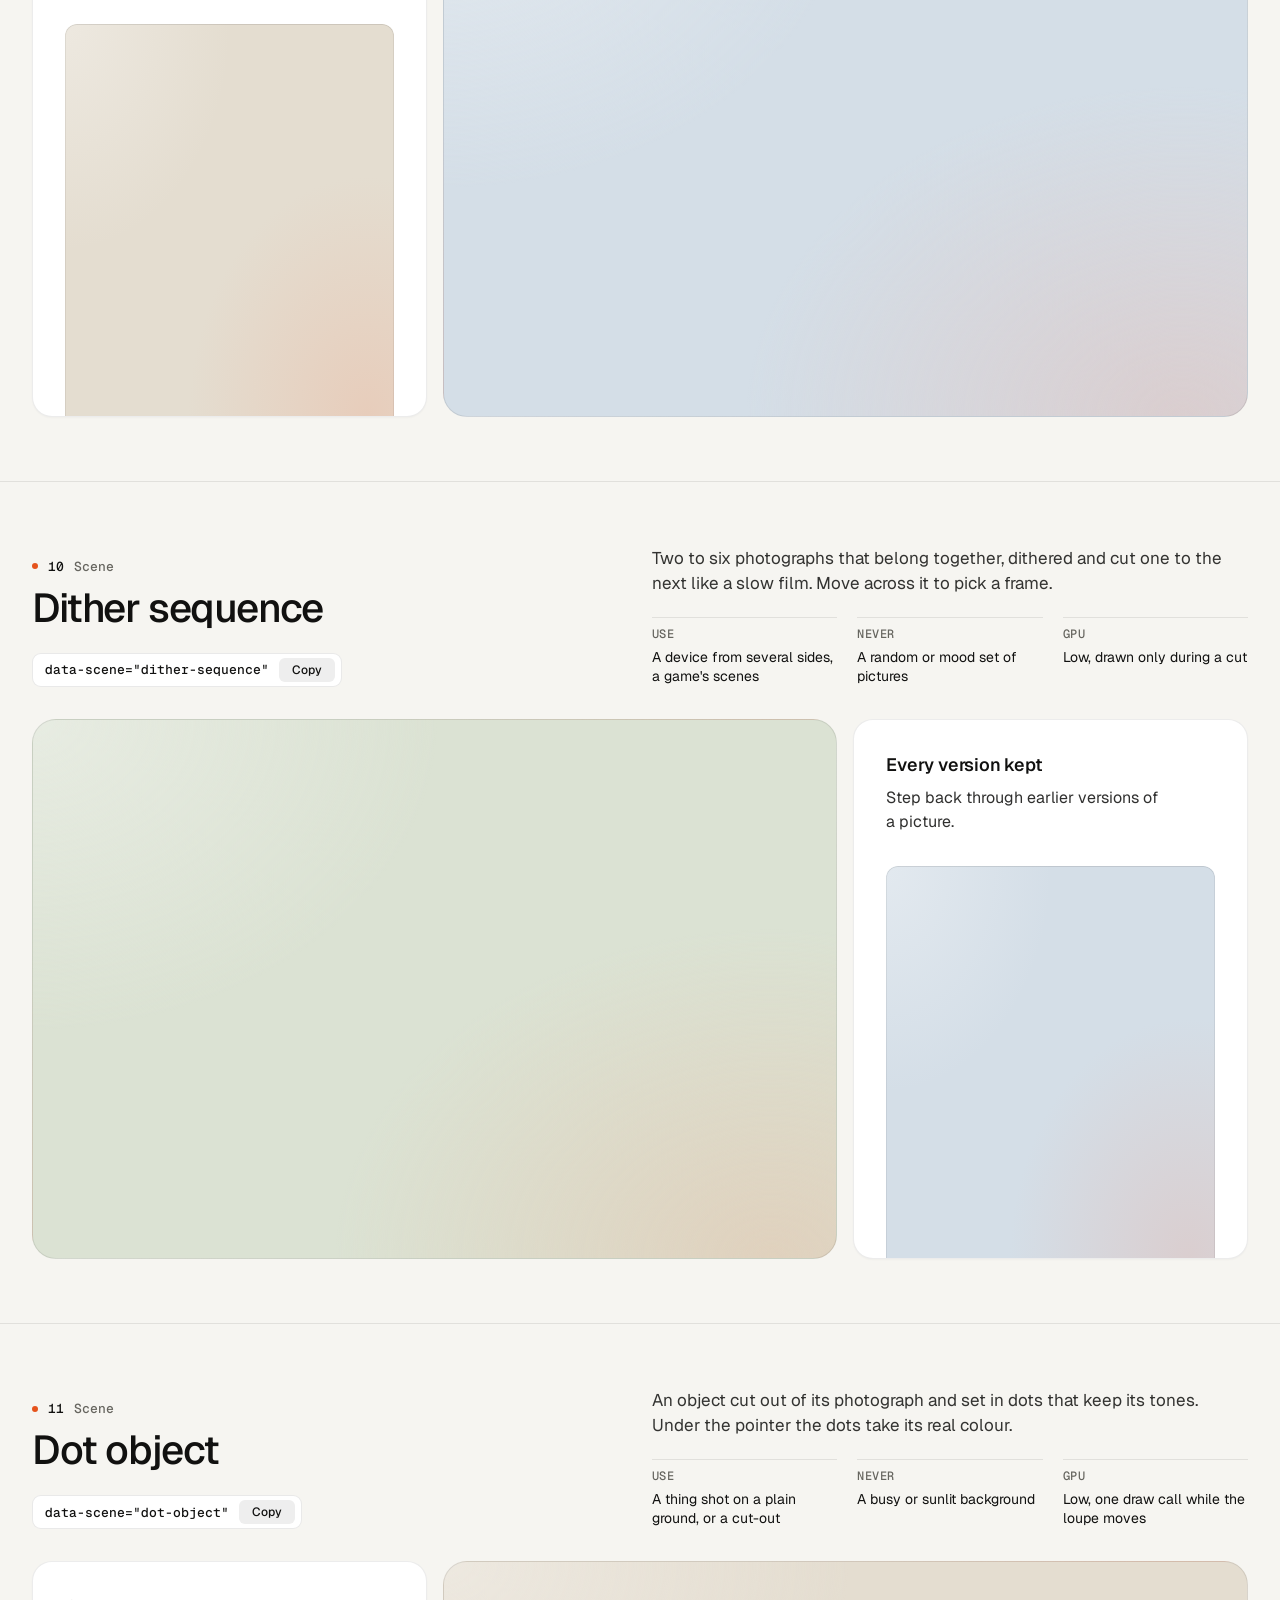
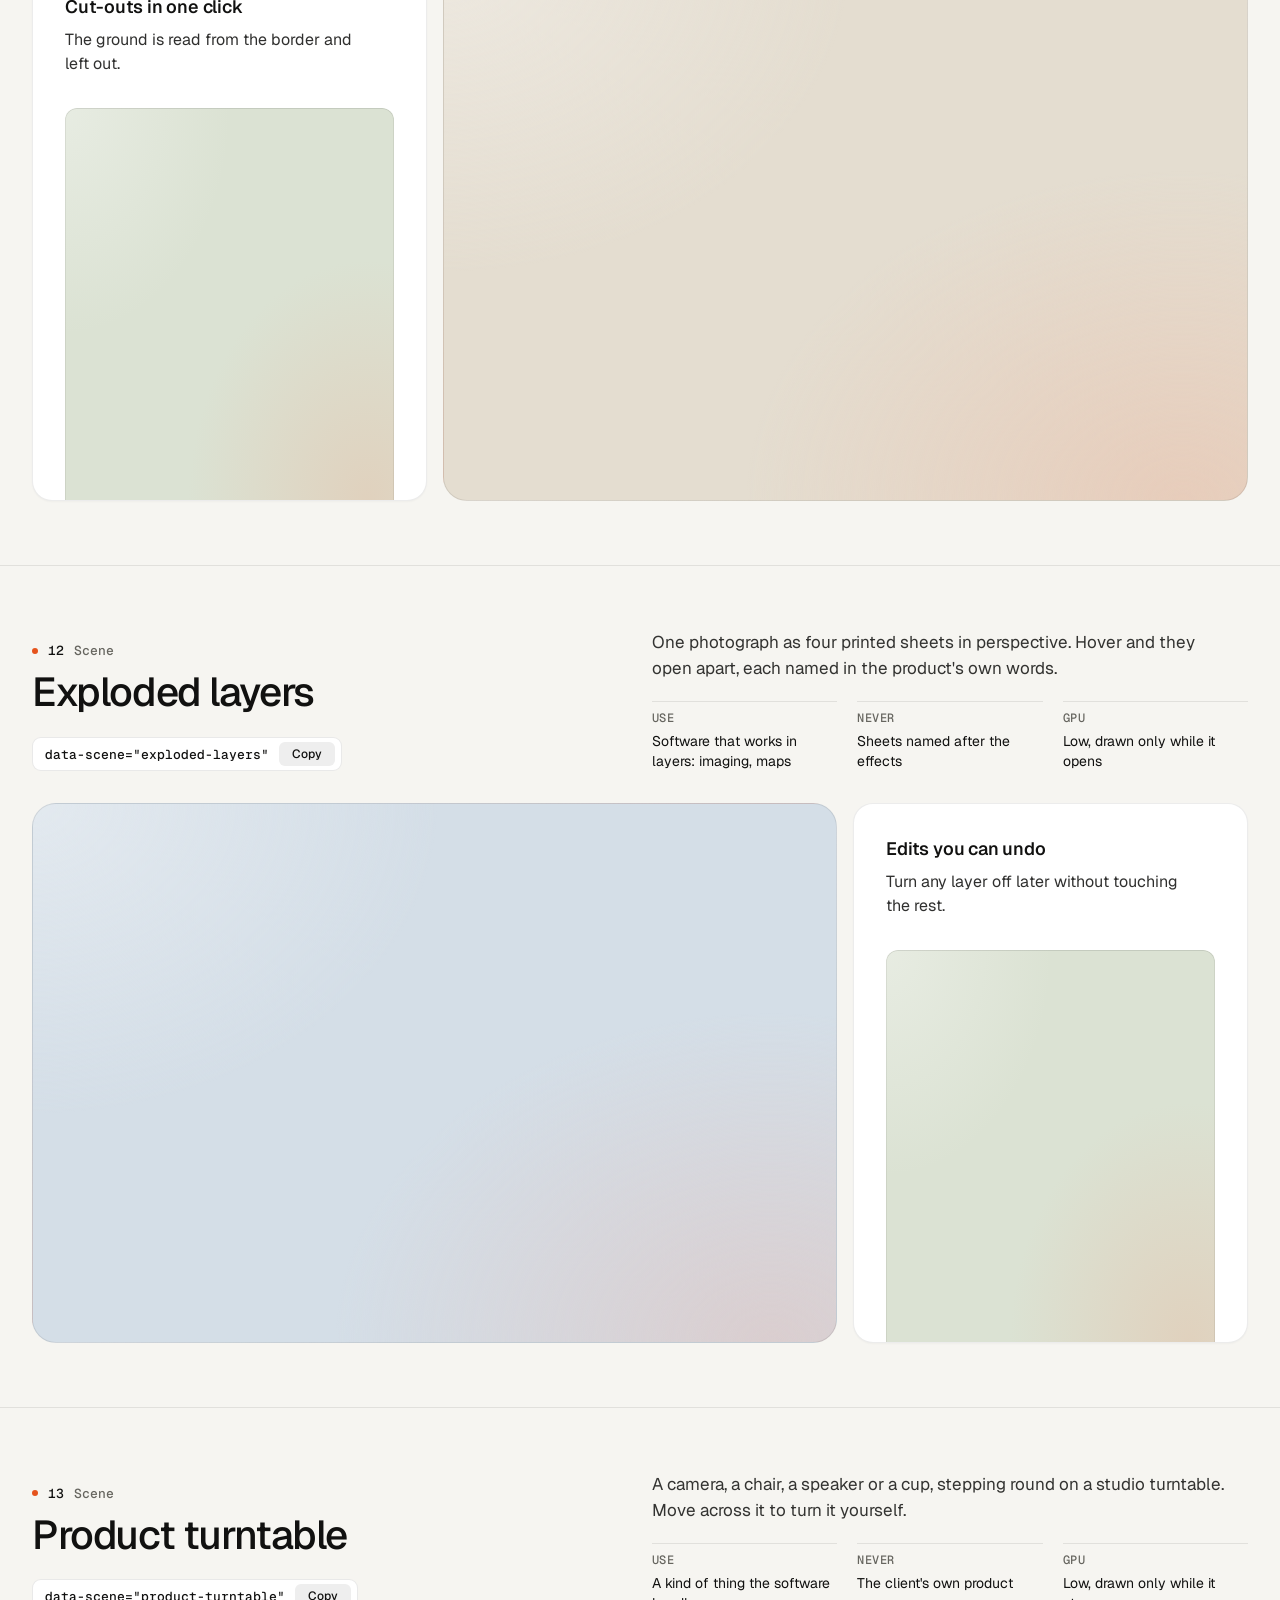
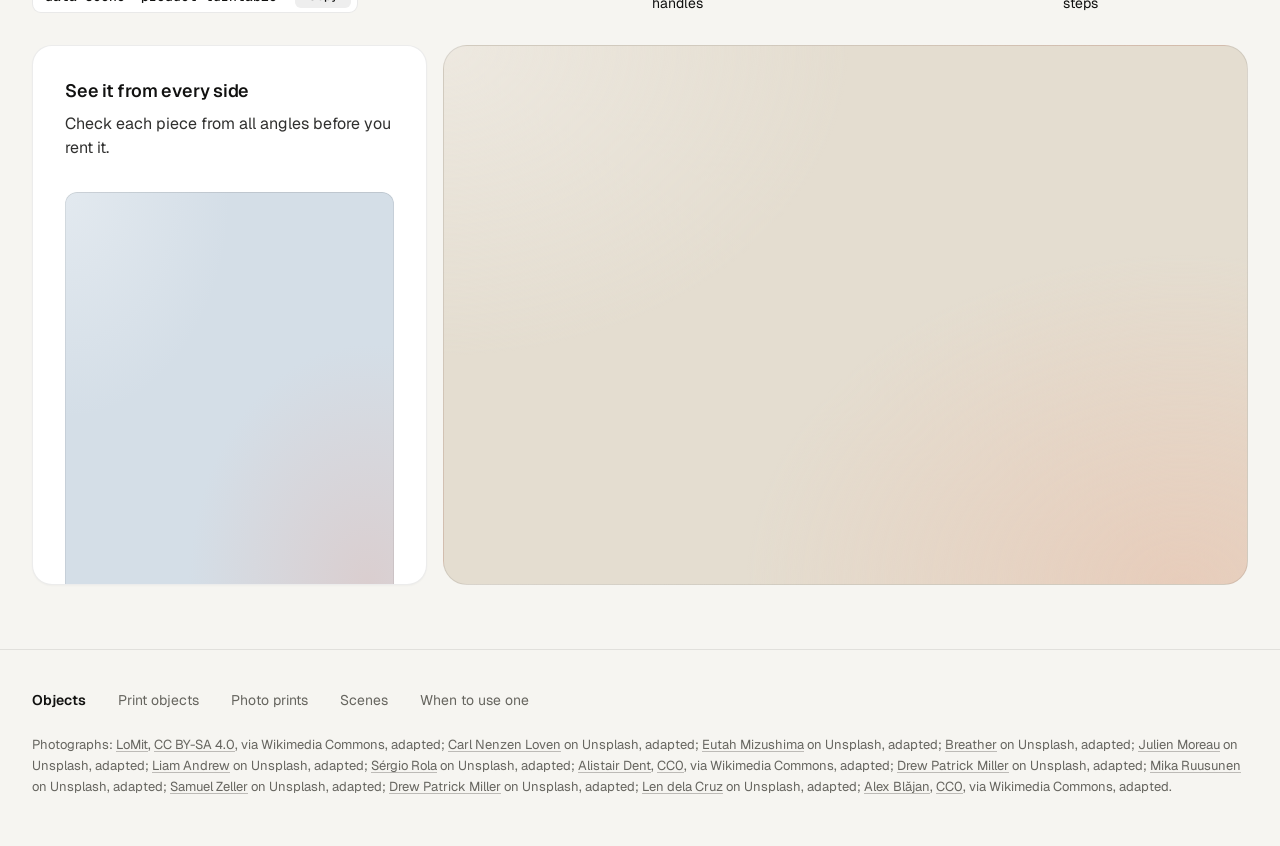
<file: .claude/skills/design-taste-frontend/assets/objects/index.html>
<!doctype html>
<html lang="en" data-palette="paper">
<head>
<script>window.__tpGlMax = 16;   /* a gallery shows many live effects at once; a page of a site keeps the default 4 (fx.js) */</script>
<meta charset="utf-8">
<meta name="viewport" content="width=device-width, initial-scale=1">
<title>Objects</title>
<meta name="description" content="Thirteen objects for one strong moment a page: products drawn in code, photographs printed by a shader, scenes that answer the pointer.">
<link rel="icon" href="data:,">
<link rel="preconnect" href="https://fonts.googleapis.com">
<link rel="preconnect" href="https://fonts.gstatic.com" crossorigin>
<link href="https://fonts.googleapis.com/css2?family=Geist:wght@300..700&family=Geist+Mono:wght@400;500&display=swap" rel="stylesheet">
<link rel="stylesheet" href="../ui/base.css">
<link rel="stylesheet" href="../ui/cards.css">
<style>
  /* palettes: page tokens, four grounds (--g1 sand, --g2 sky, --g3 sage, --g4 deep) and the globe's sea */
  :root {
    --font-text: "Geist", system-ui, sans-serif; --font-mono: "Geist Mono", ui-monospace, monospace;
    --ease: cubic-bezier(.2, .7, .2, 1);
    --gutter: 32px; --max: 1312px;
  }
  [data-palette="paper"] { --bg: #f6f5f1; --card: #ffffff; --surface: #ffffff; --ink: #111110; --muted: #66655f; --accent: #e5531c; --accent-ink: #ffffff;
    --g1: #e4ddd0; --g2: #d4dee7; --g3: #dbe2d3; --g4: #1a2230; --sea: #2f6aa8; --line: rgb(17 17 16 / 0.09); }
  [data-palette="stone"] { --bg: #e6e5e1; --card: #f3f2ef; --surface: #f3f2ef; --ink: #1a1b1d; --muted: #5d5e62; --accent: #2456d6; --accent-ink: #ffffff;
    --g1: #d6d5d0; --g2: #c9d4df; --g3: #dad3c6; --g4: #1d2633; --sea: #2456d6; --line: rgb(26 27 29 / 0.1); }
  [data-palette="graphite"] { --bg: #0b0b0c; --card: #141416; --surface: #141416; --ink: #f2f2ef; --muted: #96979c; --accent: #ff7a3c; --accent-ink: #120c08;
    --g1: #1e1d1b; --g2: #17202a; --g3: #1b201b; --g4: #23262c; --sea: #4f9be0; --line: rgb(242 242 239 / 0.09); }
  [data-palette="night"] { --bg: #070b14; --card: #0e1420; --surface: #0e1420; --ink: #e9edf3; --muted: #8b94a4; --accent: #5ab9fc; --accent-ink: #07101a;
    --g1: #121a29; --g2: #0f2231; --g3: #16202b; --g4: #1b2536; --sea: #5ab9fc; --line: rgb(233 237 243 / 0.09); }

  * { box-sizing: border-box; }
  html { scroll-padding-top: 64px; }
  html, body { margin: 0; }
  body { font-family: var(--font-text); background: var(--bg); color: var(--ink); -webkit-font-smoothing: antialiased; font-size: 16px; line-height: 1.5;
    transition: background-color 320ms var(--ease), color 320ms var(--ease); }
  a { color: inherit; }
  .wrap { max-width: var(--max); margin: 0 auto; padding: 0 var(--gutter); }

  /* ------------------------------------------------ the bar */
  .bar { position: sticky; top: 0; z-index: 30; background: color-mix(in oklab, var(--bg) 84%, transparent); backdrop-filter: blur(16px) saturate(1.2); border-bottom: 1px solid var(--line); }
  .bar__in { height: 64px; display: flex; align-items: center; gap: 32px; }
  .brand { display: inline-flex; align-items: center; gap: 10px; font-weight: 600; font-size: 15px; letter-spacing: -0.01em; text-decoration: none; }
  .brand svg { width: 22px; height: 22px; }
  .brand svg .a { fill: var(--accent); transition: transform 420ms var(--ease); transform-origin: 11px 11px; }
  .brand:hover svg .a { transform: rotate(90deg); }
  .nav { display: flex; gap: 24px; font-size: 14px; }
  .nav a { position: relative; text-decoration: none; color: var(--muted); transition: color 180ms ease; padding: 6px 0; }
  .nav a::after { content: ""; position: absolute; left: 0; right: 0; bottom: 0; height: 1px; background: currentColor; transform: scaleX(0); transform-origin: left; transition: transform 260ms var(--ease); }
  .nav a:hover { color: var(--ink); }
  .nav a:hover::after { transform: scaleX(1); }
  .sp { flex: 1; }
  .swatches { display: flex; align-items: center; gap: 6px; padding: 4px; border-radius: 999px; border: 1px solid var(--line); background: var(--card); }
  .sw { position: relative; width: 26px; height: 26px; border-radius: 50%; border: 0; padding: 0; cursor: pointer; background: linear-gradient(135deg, var(--s-bg) 0 50%, var(--s-ac) 50% 100%);
    box-shadow: inset 0 0 0 1px rgb(0 0 0 / 0.12); transition: transform 200ms var(--ease); }
  .sw::after { content: ""; position: absolute; inset: -3px; border-radius: 50%; box-shadow: 0 0 0 1.5px var(--ink); opacity: 0; transform: scale(0.8); transition: opacity 200ms ease, transform 260ms var(--ease); }
  .sw:hover { transform: scale(1.08); }
  .sw:active { transform: scale(0.94); }
  .sw[aria-pressed="true"]::after { opacity: 1; transform: scale(1); }
  .sw:focus-visible { outline: 2px solid var(--ink); outline-offset: 3px; }
  .sw-label { font-size: 13px; color: var(--muted); min-width: 60px; text-align: right; }

  /* ------------------------------------------------ grounds: a soft lit mesh of the ground's own tone, a fine grain */
  .gr, .card > .panel.gr { --calm-k: 0%; background-color: var(--pg);
    background-image:
      radial-gradient(80% 90% at 92% 100%, color-mix(in oklab, var(--accent) 13%, var(--pg)), transparent 68%),
      radial-gradient(70% 80% at 0% 0%, color-mix(in oklab, var(--lift, #ffffff) var(--lift-k, 34%), var(--pg)), transparent 72%); }
  .gr.dk, [data-palette="graphite"] .gr, [data-palette="night"] .gr { --lift: #ffffff; --lift-k: 6%; }
  .grain { position: absolute; inset: 0; z-index: 0; pointer-events: none; opacity: .32; mix-blend-mode: soft-light; border-radius: inherit;
    background-image: url("data:image/svg+xml;utf8,<svg xmlns='http://www.w3.org/2000/svg' width='160' height='160'><filter id='n'><feTurbulence type='fractalNoise' baseFrequency='.85' numOctaves='2' stitchTiles='stitch'/><feColorMatrix values='0 0 0 0 .5  0 0 0 0 .5  0 0 0 0 .5  0 0 0 .9 0'/></filter><rect width='100%' height='100%' filter='url(%23n)'/></svg>"); }
  .slot { position: absolute; inset: 0; z-index: 1; border-radius: inherit; }
  .slot > .host { position: absolute; inset: 0; border-radius: inherit; overflow: hidden; }

  /* ------------------------------------------------ hero */
  .hero { min-height: calc(100svh - 64px); display: grid; align-items: center; padding: 56px 0; }
  .hero__grid { display: grid; grid-template-columns: repeat(12, minmax(0, 1fr)); gap: 24px; align-items: center; }
  .hero__copy { grid-column: 1 / span 5; }
  .hero h1 { margin: 0; font-size: clamp(44px, 3.4vw + 12px, 72px); line-height: 1.02; letter-spacing: -0.045em; font-weight: 520; text-wrap: balance; }
  .hero__lede { margin: 24px 0 0; font-size: 19px; line-height: 1.5; color: var(--muted); max-width: 40ch; text-wrap: pretty; }
  .index { margin: 40px 0 0; padding: 0; list-style: none; border-top: 1px solid var(--line); max-width: 460px; }
  .index a { display: grid; grid-template-columns: 1fr auto 20px; align-items: center; gap: 16px; padding: 14px 0; border-bottom: 1px solid var(--line); text-decoration: none; font-size: 16px; font-weight: 500; }
  .index a span { font: 500 13px/1 var(--font-mono); color: var(--muted); }
  .index a svg { width: 16px; height: 16px; transition: transform 260ms var(--ease); }
  .index a:hover svg { transform: translateX(4px); }
  .hero__pics { grid-column: 7 / span 6; display: grid; grid-template-columns: 1fr 1fr; gap: 16px; height: min(70svh, 660px); min-height: 440px; }
  .pic { position: relative; overflow: clip; border-radius: 20px; border: 1px solid var(--line); isolation: isolate; }
  .pic img { position: absolute; inset: 0; width: 100%; height: 100%; object-fit: cover; object-position: 50% 42%; display: block; }
  .pic--down { margin-top: 48px; }

  /* ------------------------------------------------ an object, one screen */
  .obj { min-height: calc(100svh - 64px); display: grid; align-content: center; padding: 64px 0; border-top: 1px solid var(--line); }
  .obj__head { display: grid; grid-template-columns: repeat(12, minmax(0, 1fr)); gap: 24px; align-items: end; margin-bottom: 32px; }
  .obj__title { grid-column: 1 / span 5; }
  .obj__n { margin: 0 0 14px; font: 500 13px/1 var(--font-mono); color: var(--muted); display: flex; gap: 10px; align-items: center; }
  .obj__n b { color: var(--ink); font-weight: 500; }
  .obj__n i { width: 6px; height: 6px; border-radius: 50%; background: var(--accent); display: inline-block; }
  .obj h2 { margin: 0; font-size: clamp(34px, 1.9vw + 16px, 52px); line-height: 1.04; letter-spacing: -0.035em; font-weight: 520; text-wrap: balance; }
  .obj__about { grid-column: 7 / span 6; }
  .obj__line { margin: 0; font-size: 17px; line-height: 1.5; color: color-mix(in oklab, var(--ink) 82%, var(--bg)); max-width: 52ch; text-wrap: pretty; }
  .facts { display: grid; grid-template-columns: repeat(3, minmax(0, 1fr)); gap: 20px; margin: 20px 0 0; }
  .facts div { border-top: 1px solid var(--line); padding-top: 10px; }
  .facts dt { font: 500 12px/1 var(--font-mono); color: var(--muted); text-transform: uppercase; letter-spacing: .04em; }
  .facts dd { margin: 8px 0 0; font-size: 14px; line-height: 1.4; }
  .copy { margin-top: 24px; display: inline-flex; align-items: center; gap: 10px; height: 34px; padding: 0 6px 0 12px; border-radius: 9px; border: 1px solid var(--line);
    background: var(--card); color: var(--ink); font: 500 13px/1 var(--font-mono); cursor: pointer; transition: border-color 180ms ease, transform 160ms var(--ease); }
  .copy:hover { border-color: color-mix(in oklab, var(--ink) 24%, transparent); }
  .copy:active { transform: scale(0.97); }
  .copy:focus-visible { outline: 2px solid var(--ink); outline-offset: 2px; }
  .copy em { font-style: normal; display: inline-grid; place-items: center; height: 24px; padding: 0 8px; border-radius: 6px; background: color-mix(in oklab, var(--ink) 7%, transparent); font-family: var(--font-text); font-size: 12px; overflow: hidden; }
  .copy em span { grid-area: 1 / 1; transition: transform 260ms var(--ease), opacity 200ms ease; }
  .copy em span + span { transform: translateY(110%); opacity: 0; }
  .copy.done em span:first-child { transform: translateY(-110%); opacity: 0; }
  .copy.done em span + span { transform: none; opacity: 1; }

  .duo { display: grid; grid-template-columns: repeat(12, minmax(0, 1fr)); gap: 16px; height: clamp(400px, calc(100svh - 360px), 600px); }
  .big { grid-column: 1 / span 8; position: relative; overflow: clip; isolation: isolate; border-radius: 24px; border: 1px solid var(--line); }
  .duo .card { grid-column: 9 / span 4; }
  .obj:nth-of-type(even) .big { grid-column: 5 / span 8; grid-row: 1; }
  .obj:nth-of-type(even) .duo .card { grid-column: 1 / span 4; grid-row: 1; }
  .duo .card > .panel { flex: 1 1 auto; min-height: 0; }

  /* ------------------------------------------------ footer */
  .foot { border-top: 1px solid var(--line); padding: 40px 0 48px; font-size: 14px; color: var(--muted); }
  .foot__row { display: flex; flex-wrap: wrap; gap: 12px 32px; align-items: baseline; }
  .foot__row b { color: var(--ink); font-weight: 600; }
  .foot__row a { text-decoration: none; }
  .foot__row a:hover { color: var(--ink); }
  .credits { margin: 24px 0 0; font-size: 13px; line-height: 1.6; color: var(--muted); }
  .credits a { text-decoration: underline; text-decoration-color: color-mix(in oklab, currentColor 40%, transparent); text-underline-offset: 2px; }

  @media (max-width: 1023px) {
    .hero__copy, .hero__pics { grid-column: 1 / -1; }
    .hero__pics { height: auto; min-height: 0; }
    .pic { aspect-ratio: 3 / 4; }
    .obj__title, .obj__about { grid-column: 1 / -1; }
    .duo { height: auto; grid-template-columns: minmax(0, 1fr); }
    .big, .duo .card, .obj:nth-of-type(even) .big, .obj:nth-of-type(even) .duo .card { grid-column: 1 / -1; grid-row: auto; }
    .big { aspect-ratio: 4 / 3; }
    .duo .card > .panel { flex: none; height: 320px; }
  }
  @media (max-width: 760px) {
    :root { --gutter: 16px; }
    .nav, .sw-label { display: none; }
    .hero { padding: 32px 0 40px; }
    .hero__lede { font-size: 17px; }
    .hero__pics { gap: 10px; }
    .pic { border-radius: 16px; }
    .pic--down { margin-top: 28px; }
    .obj { padding: 72px 0; min-height: 0; }
    .obj .wrap { display: flex; flex-direction: column; }
    .obj__head, .obj__about { display: contents; }
    .obj__title { order: 1; margin-bottom: 16px; }
    .obj__line { order: 2; margin-bottom: 28px; }
    .duo { order: 3; }
    .facts { order: 4; margin-top: 28px; }
    .copy, .index { display: none; }
    .facts { grid-template-columns: minmax(0, 1fr); gap: 0; }
    .facts div { display: grid; grid-template-columns: 96px 1fr; gap: 12px; padding: 10px 0; }
    .facts dd { margin: 0; }
    .big { aspect-ratio: 4 / 5; border-radius: 18px; }
    .duo .card > .panel { height: 300px; }
  }
  @media (prefers-reduced-motion: reduce) { *, *::before, *::after { transition-duration: 0ms !important; } }
</style>
</head>
<body>
<header class="bar">
  <div class="wrap bar__in">
    <a class="brand" href="#top" aria-label="Objects, back to the top">
      <svg viewBox="0 0 22 22" aria-hidden="true"><rect x="1" y="1" width="20" height="20" rx="6" fill="currentColor"/><rect class="a" x="7" y="7" width="8" height="8" rx="2"/></svg>
      Objects
    </a>
    <nav class="nav" aria-label="Families">
      <a href="#print-cup">Print objects</a>
      <a href="#photo-halftone">Photo prints</a>
      <a href="#split-reveal">Scenes</a>
    </nav>
    <span class="sp"></span>
    <span class="sw-label" id="sw-label">Paper</span>
    <div class="swatches" role="group" aria-label="Palette">
      <button type="button" class="sw" data-pal="paper" aria-label="Paper" aria-pressed="true" style="--s-bg:#f6f5f1;--s-ac:#e5531c"></button>
      <button type="button" class="sw" data-pal="stone" aria-label="Stone" aria-pressed="false" style="--s-bg:#e6e5e1;--s-ac:#2456d6"></button>
      <button type="button" class="sw" data-pal="graphite" aria-label="Graphite" aria-pressed="false" style="--s-bg:#141416;--s-ac:#ff7a3c"></button>
      <button type="button" class="sw" data-pal="night" aria-label="Night" aria-pressed="false" style="--s-bg:#0e1420;--s-ac:#5ab9fc"></button>
    </div>
  </div>
</header>

<main id="top">
  <section class="hero">
    <div class="wrap hero__grid">
      <div class="hero__copy">
        <h1>Objects for one strong moment a page.</h1>
        <p class="hero__lede">Products drawn in code, photographs printed by a shader, and scenes that answer the pointer. A photograph leads where there is one. An object leads where there is none.</p>
        <ul class="index">
          <li><a href="#print-cup">Print objects <span>05</span><svg viewBox="0 0 16 16" fill="none" stroke="currentColor" stroke-width="1.5" aria-hidden="true"><path d="M3 8h10M9 4l4 4-4 4"/></svg></a></li>
          <li><a href="#photo-halftone">Photo prints <span>03</span><svg viewBox="0 0 16 16" fill="none" stroke="currentColor" stroke-width="1.5" aria-hidden="true"><path d="M3 8h10M9 4l4 4-4 4"/></svg></a></li>
          <li><a href="#split-reveal">Scenes <span>05</span><svg viewBox="0 0 16 16" fill="none" stroke="currentColor" stroke-width="1.5" aria-hidden="true"><path d="M3 8h10M9 4l4 4-4 4"/></svg></a></li>
        </ul>
      </div>
      <div class="hero__pics">
        <div class="pic"><img src="photo-kit/photos/lamp.jpg" width="1280" height="1757" alt="Cream ceramic table lamp on a glossy side table in low sun" decoding="async"></div>
        <article class="pic pic--down gr" style="--pg: var(--g1)" aria-label="A balanced-arm desk lamp">
          <div class="grain"></div>
          <div class="slot" data-slot='{"kind":"print","id":"print-lamp","place":"card","ground":"g1","params":{"size":1.06,"x":-0.08,"y":-0.2}}'></div>
        </article>
      </div>
    </div>
  </section>

  <!-- ===================================================== print objects -->
  <section class="obj" id="print-cup">
    <div class="wrap">
      <div class="obj__head">
        <div class="obj__title"><p class="obj__n"><i></i><b>01</b> Print object</p><h2>Cup and saucer</h2>
          <button type="button" class="copy" data-copy='<div data-print="print-cup" data-print-place="card"></div>'>data-print="print-cup"<em><span>Copy</span><span>Copied</span></em></button></div>
        <div class="obj__about">
          <p class="obj__line">A porcelain cup of coffee on its saucer, the glaze in your accent. Click it to stir.</p>
          <dl class="facts"><div><dt>Leads</dt><dd>A tableware maker with no photographs</dd></div><div><dt>As a print</dt><dd>A software card about a morning</dd></div><div><dt>GPU</dt><dd>High while it turns, one frame at rest</dd></div></dl>
        </div>
      </div>
      <div class="duo">
        <article class="big gr" style="--pg: var(--g1)"><div class="grain"></div>
          <div class="slot" data-slot='{"kind":"print","id":"print-cup","place":"hero","ground":"g1","params":{"size":0.96,"x":0.16,"y":-0.04}}'></div></article>
        <article class="card"><h3>Morning digest</h3><p>One email at 8:00 with everything that changed overnight.</p>
          <div class="panel gr" style="--pg: var(--g2)"><div class="grain"></div>
            <div class="slot" data-slot='{"kind":"print","id":"print-cup","place":"card","ground":"g2","params":{"effect":"halftone","turn":0}}'></div></div></article>
      </div>
    </div>
  </section>

  <section class="obj" id="print-wheel">
    <div class="wrap">
      <div class="obj__head">
        <div class="obj__title"><p class="obj__n"><i></i><b>02</b> Print object</p><h2>Bicycle wheel</h2>
          <button type="button" class="copy" data-copy='<div data-print="print-wheel" data-print-place="card"></div>'>data-print="print-wheel"<em><span>Copy</span><span>Copied</span></em></button></div>
        <div class="obj__about">
          <p class="obj__line">A road wheel with a tan-wall tyre, an alloy rim and 24 spokes, the hub in your accent. Click it to spin it up.</p>
          <dl class="facts"><div><dt>Leads</dt><dd>A maker of wheels or hubs, never a whole bike</dd></div><div><dt>As a print</dt><dd>A card about speed or a mechanism</dd></div><div><dt>GPU</dt><dd>High while it turns, one frame at rest</dd></div></dl>
        </div>
      </div>
      <div class="duo">
        <article class="big gr" style="--pg: var(--g2)"><div class="grain"></div>
          <div class="slot" data-slot='{"kind":"print","id":"print-wheel","place":"card","ground":"g2","params":{"size":1.34,"x":-0.08,"y":-0.3}}'></div></article>
        <article class="card"><h3>Background sync</h3><p>Runs every five minutes, whether the app is open or not.</p>
          <div class="panel gr" style="--pg: var(--g3)"><div class="grain"></div>
            <div class="slot" data-slot='{"kind":"print","id":"print-wheel","place":"card","ground":"g3","params":{"effect":"halftone","turn":0}}'></div></div></article>
      </div>
    </div>
  </section>

  <section class="obj" id="print-lamp">
    <div class="wrap">
      <div class="obj__head">
        <div class="obj__title"><p class="obj__n"><i></i><b>03</b> Print object</p><h2>Desk lamp</h2>
          <button type="button" class="copy" data-copy='<div data-print="print-lamp" data-print-place="card"></div>'>data-print="print-lamp"<em><span>Copy</span><span>Copied</span></em></button></div>
        <div class="obj__about">
          <p class="obj__line">A balanced-arm desk lamp on chrome springs, the base and shade enamelled in your accent. Click it to switch it on.</p>
          <dl class="facts"><div><dt>Leads</dt><dd>A lighting maker with no photographs</dd></div><div><dt>As a print</dt><dd>A card about focus or working late</dd></div><div><dt>GPU</dt><dd>High while it moves, one frame at rest</dd></div></dl>
        </div>
      </div>
      <div class="duo">
        <article class="big gr" style="--pg: var(--g3)"><div class="grain"></div>
          <div class="slot" data-slot='{"kind":"print","id":"print-lamp","place":"hero","ground":"g3","params":{"size":0.98,"x":0.14,"y":-0.06,"angle":-24}}'></div></article>
        <article class="card"><h3>Focus mode</h3><p>Alerts wait until you switch it off.</p>
          <div class="panel gr dk" style="--pg: var(--g4)"><div class="grain"></div>
            <div class="slot" data-slot='{"kind":"print","id":"print-lamp","place":"card","ground":"g4","params":{"effect":"dither","step":1,"turn":0}}' aria-label="A desk lamp, switched on"></div></div></article>
      </div>
    </div>
  </section>

  <section class="obj" id="print-globe">
    <div class="wrap">
      <div class="obj__head">
        <div class="obj__title"><p class="obj__n"><i></i><b>04</b> Print object</p><h2>Desk globe</h2>
          <button type="button" class="copy" data-copy='<div data-print="print-globe" data-print-place="card" data-print-params=&apos;{"effect":"engrave"}&apos;></div>'>data-print="print-globe"<em><span>Copy</span><span>Copied</span></em></button></div>
        <div class="obj__about">
          <p class="obj__line">A desk globe with the real coastlines, a brass meridian and a walnut stand. Its sea takes a blue or teal accent. Click it to spin.</p>
          <dl class="facts"><div><dt>Leads</dt><dd>A maker of globes or maps</dd></div><div><dt>As a print</dt><dd>A card about regions or shipping</dd></div><div><dt>GPU</dt><dd>High while it turns, one frame at rest</dd></div></dl>
        </div>
      </div>
      <div class="duo">
        <article class="big gr" style="--pg: var(--g2)"><div class="grain"></div>
          <div class="slot" data-slot='{"kind":"print","id":"print-globe","place":"card","ground":"g2","sea":true,"params":{"size":1.3,"x":-0.1,"y":-0.3}}'></div></article>
        <article class="card"><h3>14 regions</h3><p>Pick where your data lives. Move it later in two clicks.</p>
          <div class="panel gr dk" style="--pg: var(--g4)"><div class="grain"></div>
            <div class="slot" data-slot='{"kind":"print","id":"print-globe","place":"card","ground":"g4","sea":true,"params":{"effect":"engrave","turn":0}}'></div></div></article>
      </div>
    </div>
  </section>

  <section class="obj" id="print-cards">
    <div class="wrap">
      <div class="obj__head">
        <div class="obj__title"><p class="obj__n"><i></i><b>05</b> Print object</p><h2>Playing cards</h2>
          <button type="button" class="copy" data-copy='<div data-print="print-cards" data-print-place="card"></div>'>data-print="print-cards"<em><span>Copy</span><span>Copied</span></em></button></div>
        <div class="obj__about">
          <p class="obj__line">A stack of playing cards, the ace of diamonds face up and the backs in your accent. Click to fan them out.</p>
          <dl class="facts"><div><dt>Leads</dt><dd>A maker of card or board games</dd></div><div><dt>As a print</dt><dd>A games card about a hand or a deal</dd></div><div><dt>GPU</dt><dd>High while it moves, one frame at rest</dd></div></dl>
        </div>
      </div>
      <div class="duo">
        <article class="big gr" style="--pg: var(--g3)"><div class="grain"></div>
          <div class="slot" data-slot='{"kind":"print","id":"print-cards","place":"hero","ground":"g3","params":{"size":0.98,"x":0.16,"y":-0.04}}'></div></article>
        <article class="card"><h3>Fair draws</h3><p>Every shuffle is logged, so any player can check a deal.</p>
          <div class="panel gr" style="--pg: var(--g1)"><div class="grain"></div>
            <div class="slot" data-slot='{"kind":"print","id":"print-cards","place":"card","ground":"g1","params":{"effect":"halftone","turn":0}}'></div></div></article>
      </div>
    </div>
  </section>

  <!-- ===================================================== photo prints -->
  <section class="obj" id="photo-halftone">
    <div class="wrap">
      <div class="obj__head">
        <div class="obj__title"><p class="obj__n"><i></i><b>06</b> Photo print</p><h2>Halftone photograph</h2>
          <button type="button" class="copy" data-copy="import print from './assets/objects/photo-halftone/object.js'; print.mount(frame, { palette: fx.readPalette(frame) });">photo-halftone<em><span>Copy</span><span>Copied</span></em></button></div>
        <div class="obj__about">
          <p class="obj__line">One photograph in one ink: round dots on a 45° screen, clean paper in the light. Point at it and a loupe shows its colour.</p>
          <dl class="facts"><div><dt>Use</dt><dd>One photograph band on a design or software page</dd></div><div><dt>Never</dt><dd>A hero photograph, a cafe, a guesthouse</dd></div><div><dt>GPU</dt><dd>Low, one context, still at rest</dd></div></dl>
        </div>
      </div>
      <div class="duo">
        <article class="big gr" style="--pg: var(--g1)">
          <div class="slot" data-slot='{"kind":"photo","id":"photo-halftone","ground":"g1","photo":"concrete"}'></div></article>
        <article class="card"><h3>Screens for print</h3><p>Send any photograph to press as a one-ink halftone.</p>
          <div class="panel gr" style="--pg: var(--g2)">
            <div class="slot" data-slot='{"kind":"photo","id":"photo-halftone","ground":"g2","photo":"lamp","params":{"tint":1}}'></div></div></article>
      </div>
    </div>
  </section>

  <section class="obj" id="photo-engraving">
    <div class="wrap">
      <div class="obj__head">
        <div class="obj__title"><p class="obj__n"><i></i><b>07</b> Photo print</p><h2>Engraved photograph</h2>
          <button type="button" class="copy" data-copy="import print from './assets/objects/photo-engraving/object.js'; print.mount(frame, { palette: fx.readPalette(frame) });">photo-engraving<em><span>Copy</span><span>Copied</span></em></button></div>
        <div class="obj__about">
          <p class="obj__line">Diagonal lines that swell in the shadows and bend over the forms, over a light wash of the photograph's colour. Point at it and the lines part.</p>
          <dl class="facts"><div><dt>Use</dt><dd>A tile whose subject is the photograph</dd></div><div><dt>Never</dt><dd>A hero photograph, a cafe, a guesthouse</dd></div><div><dt>GPU</dt><dd>Low, one context, still at rest</dd></div></dl>
        </div>
      </div>
      <div class="duo">
        <article class="big gr" style="--pg: var(--g2)">
          <div class="slot" data-slot='{"kind":"photo","id":"photo-engraving","ground":"g2","photo":"platform","photoDark":"concrete"}'></div></article>
        <article class="card"><h3>Line art from a photo</h3><p>Turn a product shot into a plate for packaging.</p>
          <div class="panel gr" style="--pg: var(--g3)">
            <div class="slot" data-slot='{"kind":"photo","id":"photo-engraving","ground":"g3","photo":"concrete","photoDark":"room"}'></div></div></article>
      </div>
    </div>
  </section>

  <section class="obj" id="photo-dither">
    <div class="wrap">
      <div class="obj__head">
        <div class="obj__title"><p class="obj__n"><i></i><b>08</b> Photo print</p><h2>Dithered photograph</h2>
          <button type="button" class="copy" data-copy="import print from './assets/objects/photo-dither/object.js'; print.mount(frame, { palette: fx.readPalette(frame) });">photo-dither<em><span>Copy</span><span>Copied</span></em></button></div>
        <div class="obj__about">
          <p class="obj__line">A three-colour grain from the photograph's deepest and most colourful tones. Point at it and the photograph develops through the grain.</p>
          <dl class="facts"><div><dt>Use</dt><dd>A games or AI page's one photograph</dd></div><div><dt>Never</dt><dd>A hero photograph, a cafe, a guesthouse</dd></div><div><dt>GPU</dt><dd>Low, one context, still at rest</dd></div></dl>
        </div>
      </div>
      <div class="duo">
        <article class="big gr" style="--pg: var(--g3)">
          <div class="slot" data-slot='{"kind":"photo","id":"photo-dither","ground":"g3","photo":"room"}'></div></article>
        <article class="card"><h3>Three colours, any picture</h3><p>A grain that keeps a photograph readable in two inks and the paper.</p>
          <div class="panel gr" style="--pg: var(--g1)">
            <div class="slot" data-slot='{"kind":"photo","id":"photo-dither","ground":"g1","photo":"platform"}'></div></div></article>
      </div>
    </div>
  </section>

  <!-- ===================================================== scenes -->
  <section class="obj" id="split-reveal">
    <div class="wrap">
      <div class="obj__head">
        <div class="obj__title"><p class="obj__n"><i></i><b>09</b> Scene</p><h2>Split reveal</h2>
          <button type="button" class="copy" data-copy='<div data-scene="split-reveal" data-scene-src="assets/img/photo.jpg"></div>'>data-scene="split-reveal"<em><span>Copy</span><span>Copied</span></em></button></div>
        <div class="obj__about">
          <p class="obj__line">One photograph, half of it printed as a halftone screen. The line follows the pointer; on a phone it follows a drag.</p>
          <dl class="facts"><div><dt>Use</dt><dd>A photo or design app, a device, a game's key art</dd></div><div><dt>Never</dt><dd>A place, a service, a product page</dd></div><div><dt>GPU</dt><dd>Low, drawn only while the line moves</dd></div></dl>
        </div>
      </div>
      <div class="duo">
        <article class="big gr" style="--pg: var(--g2)">
          <div class="slot" data-slot='{"kind":"scene","id":"split-reveal","ground":"g2","src":"default"}'></div></article>
        <article class="card"><h3>Before and after</h3><p>Drag the line to compare the print with the original.</p>
          <div class="panel gr" style="--pg: var(--g1)">
            <div class="slot" data-slot='{"kind":"scene","id":"split-reveal","ground":"g1","src":"roof","params":{"side":"right","split":0.42}}'></div></div></article>
      </div>
    </div>
  </section>

  <section class="obj" id="dither-sequence">
    <div class="wrap">
      <div class="obj__head">
        <div class="obj__title"><p class="obj__n"><i></i><b>10</b> Scene</p><h2>Dither sequence</h2>
          <button type="button" class="copy" data-copy='<div data-scene="dither-sequence" data-scene-src=&apos;[{"src":"a.jpg"},{"src":"b.jpg"}]&apos;></div>'>data-scene="dither-sequence"<em><span>Copy</span><span>Copied</span></em></button></div>
        <div class="obj__about">
          <p class="obj__line">Two to six photographs that belong together, dithered and cut one to the next like a slow film. Move across it to pick a frame.</p>
          <dl class="facts"><div><dt>Use</dt><dd>A device from several sides, a game's scenes</dd></div><div><dt>Never</dt><dd>A random or mood set of pictures</dd></div><div><dt>GPU</dt><dd>Low, drawn only during a cut</dd></div></dl>
        </div>
      </div>
      <div class="duo">
        <article class="big gr" style="--pg: var(--g3)">
          <div class="slot" data-slot='{"kind":"scene","id":"dither-sequence","ground":"g3","src":"default"}'></div></article>
        <article class="card"><h3>Every version kept</h3><p>Step back through earlier versions of a picture.</p>
          <div class="panel gr" style="--pg: var(--g2)">
            <div class="slot" data-slot='{"kind":"scene","id":"dither-sequence","ground":"g2","src":"spirals","params":{"fit":"contain","autoplay":0}}'></div></div></article>
      </div>
    </div>
  </section>

  <section class="obj" id="dot-object">
    <div class="wrap">
      <div class="obj__head">
        <div class="obj__title"><p class="obj__n"><i></i><b>11</b> Scene</p><h2>Dot object</h2>
          <button type="button" class="copy" data-copy='<div data-scene="dot-object" data-scene-src="assets/img/object-on-white.jpg"></div>'>data-scene="dot-object"<em><span>Copy</span><span>Copied</span></em></button></div>
        <div class="obj__about">
          <p class="obj__line">An object cut out of its photograph and set in dots that keep its tones. Under the pointer the dots take its real colour.</p>
          <dl class="facts"><div><dt>Use</dt><dd>A thing shot on a plain ground, or a cut-out</dd></div><div><dt>Never</dt><dd>A busy or sunlit background</dd></div><div><dt>GPU</dt><dd>Low, one draw call while the loupe moves</dd></div></dl>
        </div>
      </div>
      <div class="duo">
        <article class="big gr" style="--pg: var(--g1)">
          <div class="slot" data-slot='{"kind":"scene","id":"dot-object","ground":"g1","src":"default"}'></div></article>
        <article class="card"><h3>Cut-outs in one click</h3><p>The ground is read from the border and left out.</p>
          <div class="panel gr" style="--pg: var(--g3)">
            <div class="slot" data-slot='{"kind":"scene","id":"dot-object","ground":"g3","src":"dahlia"}'></div></div></article>
      </div>
    </div>
  </section>

  <section class="obj" id="exploded-layers">
    <div class="wrap">
      <div class="obj__head">
        <div class="obj__title"><p class="obj__n"><i></i><b>12</b> Scene</p><h2>Exploded layers</h2>
          <button type="button" class="copy" data-copy='<div data-scene="exploded-layers" data-scene-src="assets/img/photo.jpg" data-scene-params=&apos;{"names":["Photo","Colour","Light","Depth"]}&apos;></div>'>data-scene="exploded-layers"<em><span>Copy</span><span>Copied</span></em></button></div>
        <div class="obj__about">
          <p class="obj__line">One photograph as four printed sheets in perspective. Hover and they open apart, each named in the product's own words.</p>
          <dl class="facts"><div><dt>Use</dt><dd>Software that works in layers: imaging, maps</dd></div><div><dt>Never</dt><dd>Sheets named after the effects</dd></div><div><dt>GPU</dt><dd>Low, drawn only while it opens</dd></div></dl>
        </div>
      </div>
      <div class="duo">
        <article class="big gr" style="--pg: var(--g2)">
          <div class="slot" data-slot='{"kind":"scene","id":"exploded-layers","ground":"g2","src":"default","params":{"names":["Photo","Colour","Light","Depth"]}}'></div></article>
        <article class="card"><h3>Edits you can undo</h3><p>Turn any layer off later without touching the rest.</p>
          <div class="panel gr" style="--pg: var(--g3)">
            <div class="slot" data-slot='{"kind":"scene","id":"exploded-layers","ground":"g3","src":"lattice"}'></div></div></article>
      </div>
    </div>
  </section>

  <section class="obj" id="product-turntable">
    <div class="wrap">
      <div class="obj__head">
        <div class="obj__title"><p class="obj__n"><i></i><b>13</b> Scene</p><h2>Product turntable</h2>
          <button type="button" class="copy" data-copy='<div data-scene="product-turntable" data-scene-params=&apos;{"form":"chair"}&apos;></div>'>data-scene="product-turntable"<em><span>Copy</span><span>Copied</span></em></button></div>
        <div class="obj__about">
          <p class="obj__line">A camera, a chair, a speaker or a cup, stepping round on a studio turntable. Move across it to turn it yourself.</p>
          <dl class="facts"><div><dt>Use</dt><dd>A kind of thing the software handles</dd></div><div><dt>Never</dt><dd>The client's own product</dd></div><div><dt>GPU</dt><dd>Low, drawn only while it steps</dd></div></dl>
        </div>
      </div>
      <div class="duo">
        <article class="big gr" style="--pg: var(--g1)">
          <div class="slot" data-slot='{"kind":"scene","id":"product-turntable","ground":"g1","params":{"form":"camera"}}' aria-label="A camera on a turntable"></div></article>
        <article class="card"><h3>See it from every side</h3><p>Check each piece from all angles before you rent it.</p>
          <div class="panel gr" style="--pg: var(--g2)">
            <div class="slot" data-slot='{"kind":"scene","id":"product-turntable","ground":"g2","params":{"form":"chair","start":-40,"autoplay":0}}' aria-label="A side chair"></div></div></article>
      </div>
    </div>
  </section>
</main>

<footer class="foot">
  <div class="wrap">
    <div class="foot__row">
      <b>Objects</b>
      <a href="_print-core/README.md">Print objects</a>
      <a href="photo-kit/README.md">Photo prints</a>
      <a href="_scenes/README.md">Scenes</a>
      <a href="../../references/effects-objects.md">When to use one</a>
    </div>
    <p class="credits" id="credits"></p>
  </div>
</footer>

<script type="module">
  /*
    The showcase's own mounting: every [data-slot] mounts when it comes near the screen and is destroyed
    when it leaves, and never more than MAX are mounted at once, so the page holds at most 4 live WebGL
    contexts (each mounted object holds one at most; still print objects hold none).
  */
  import fx from '../effects/fx.js';
  import { creditsLine } from './photo-kit/photo.js';
  import { DEFAULT_PHOTO as SPLIT } from './split-reveal/object.js';
  import { DEFAULT_SEQUENCE } from './dither-sequence/object.js';
  import { DEFAULT_PHOTO as TULIP } from './dot-object/object.js';
  import { DEFAULT_PHOTO as MIXER } from './exploded-layers/object.js';

  const MAX = 4, CAP = { print: 4, photo: 3, scene: 4 };
  const root = document.documentElement;
  const q = new URLSearchParams(location.search);
  const U = 'https://unsplash.com/license', CC0 = 'https://creativecommons.org/publicdomain/zero/1.0/';
  const SRC = {
    roof: { id: 618, ratio: 1.5, alt: 'Curving glass and steel lattice roof in black and white', by: 'Mika Ruusunen', licence: 'Unsplash licence', licenceUrl: U, page: 'https://unsplash.com/photos/ypVM8PnygUo' },
    lattice: { id: 893, ratio: 1.5, alt: 'Curved latticed building facade forming sweeping lines', by: 'Samuel Zeller', licence: 'Unsplash licence', licenceUrl: U, page: 'https://unsplash.com/photos/j0g8taxHZa0' },
    spirals: [
      { id: 949, ratio: 0.66, alt: 'A white spiral atrium under a glass dome, seen from below', by: 'Drew Patrick Miller', licence: 'Unsplash licence', licenceUrl: U, page: 'https://unsplash.com/photos/VLT62-JzddA' },
      { id: 679, ratio: 1, alt: 'Spiralling concrete curves around a small round window', by: 'Len dela Cruz', licence: 'Unsplash licence', licenceUrl: U, page: 'https://unsplash.com/photos/ScEKf8u7y-c' },
    ],
    dahlia: { id: 'commons-minimal-orange-dahlia', source: 'commons', ratio: 1.523, width: 5830, focus: [0.5, 0.5], alt: 'An orange dahlia on a black ground', by: 'Alex Blăjan', licence: 'CC0', licenceUrl: CC0,
      url: 'https://upload.wikimedia.org/wikipedia/commons/5/5e/Minimal_orange_dahlia_%28Unsplash%29.jpg', page: 'https://commons.wikimedia.org/wiki/File:Minimal_orange_dahlia_(Unsplash).jpg' },
  };
  const DEFAULTS = { 'split-reveal': SPLIT, 'dither-sequence': DEFAULT_SEQUENCE, 'dot-object': TULIP, 'exploded-layers': MIXER };
  const lib = await fetch(new URL('./photo-kit/photos.json', import.meta.url)).then(r => r.json()).catch(() => ({ photos: [] }));
  const PHOTOS = Object.fromEntries(lib.photos.map(p => [p.key, p]));

  // ---- palette: the page tokens, a ground's paper and an ink that reads on it
  const tok = n => getComputedStyle(root).getPropertyValue(n).trim();
  const lum = hex => { const h = hex.replace('#', ''); const c = [0, 2, 4].map(i => parseInt(h.slice(i, i + 2), 16) / 255); return 0.2126 * c[0] + 0.7152 * c[1] + 0.0722 * c[2]; };
  function paletteFor(cfg) {
    const bg = tok('--' + (cfg.ground || 'g1')), ink = tok('--ink');
    const light = lum(bg) > 0.4, pageLight = lum(ink) < 0.4;
    const gInk = light ? (pageLight ? ink : '#17181b') : (pageLight ? '#eef0f2' : ink);
    return fx.normalizePalette({ bg, surface: bg, ink: gInk, accent: cfg.sea ? tok('--sea') : tok('--accent'), accentInk: tok('--accent-ink') });
  }

  // ---- mounting
  const slots = [...document.querySelectorAll('[data-slot]')];
  const st = new Map(slots.map(el => [el, { cfg: JSON.parse(el.dataset.slot), near: false, ctrl: null, host: null, busy: false }]));
  const mods = new Map();
  const load = id => { if (!mods.has(id)) mods.set(id, import(`./${id}/object.js`).then(m => m.default)); return mods.get(id); };
  // a photo print may name a darker photograph for the dark palettes (a pale one prints as a light plate there)
  const isDark = () => lum(tok('--bg')) < 0.4;
  const photoKey = cfg => (cfg.photoDark && isDark() ? cfg.photoDark : cfg.photo);
  const srcOf = cfg => {
    if (cfg.kind === 'photo') return new URL('./photo-kit/' + PHOTOS[photoKey(cfg)].file, import.meta.url).href;
    if (!cfg.src) return undefined;
    return cfg.src === 'default' ? DEFAULTS[cfg.id] : SRC[cfg.src];
  };
  // a photo print's slot shows its photograph toned into the ground until the print draws, before it
  // mounts too: never an empty panel, even on a slow device
  function underlay(box, cfg) {
    if (cfg.kind !== 'photo') return;
    const p = PHOTOS[photoKey(cfg)];
    Object.assign(box.style, { backgroundColor: 'var(--pg)', backgroundImage: 'url(' + srcOf(cfg) + ')', backgroundSize: 'cover',
      backgroundPosition: (p.focus[0] * 100) + '% ' + (p.focus[1] * 100) + '%', backgroundBlendMode: 'luminosity' });
  }
  async function mount(el) {
    const s = st.get(el);
    s.busy = true;
    try {
      const obj = await load(s.cfg.id);
      if (!s.want) return;
      const host = document.createElement('div');
      host.className = 'host';
      if (el.hasAttribute('aria-label')) host.setAttribute('aria-label', el.getAttribute('aria-label'));
      el.appendChild(host);
      const cfg = s.cfg, palette = paletteFor(cfg);
      let ctrl;
      if (cfg.kind === 'print') ctrl = obj.mount(host, { place: cfg.place, params: cfg.params || {}, palette });
      else if (cfg.kind === 'photo') {
        const p = PHOTOS[photoKey(cfg)];
        s.photo = photoKey(cfg);
        underlay(host, cfg);
        ctrl = obj.mount(host, { palette, src: srcOf(cfg), params: { focusX: p.focus[0], focusY: p.focus[1], ...(cfg.params || {}) } });
      } else ctrl = obj.mount(host, { palette, src: srcOf(cfg), params: cfg.params || {} });
      s.ctrl = ctrl; s.host = host;
    } catch (e) { console.warn('objects:', s.cfg.id, e); }
    finally { s.busy = false; if (!s.want && s.ctrl) unmount(el); schedule(); }
  }
  function unmount(el) {
    const s = st.get(el);
    if (!s.ctrl) return;
    try { s.ctrl.destroy(); } catch (e) { console.warn(e); }
    s.host?.remove();
    s.ctrl = null; s.host = null;
  }
  let queued = 0;
  function reconcile() {
    queued = 0;
    const mid = innerHeight / 2;
    const dist = el => { const r = el.getBoundingClientRect(); return Math.abs((r.top + r.bottom) / 2 - mid); };
    // the nearest first, at most MAX, and at most CAP of one family (photo-kit warns past 3)
    const near = [], kinds = {};
    for (const el of slots.filter(e => st.get(e).near).sort((a, b) => dist(a) - dist(b))) {
      const k = st.get(el).cfg.kind;
      if (near.length < MAX && (kinds[k] || 0) < CAP[k]) { near.push(el); kinds[k] = (kinds[k] || 0) + 1; }
    }
    const want = new Set(near);
    for (const el of slots) { const s = st.get(el); s.want = want.has(el); if (!s.want && s.ctrl && !s.busy) unmount(el); }
    // never more than MAX mounted (or mounting) at once
    let count = slots.filter(el => { const s = st.get(el); return s.ctrl || s.busy; }).length;
    for (const el of near) { const s = st.get(el); if (!s.ctrl && !s.busy && count < MAX) { count++; mount(el); } }
  }
  const schedule = () => { if (!queued) queued = requestAnimationFrame(reconcile); };
  const io = new IntersectionObserver(es => { for (const e of es) st.get(e.target).near = e.isIntersecting; schedule(); }, { rootMargin: '60% 0px' });
  slots.forEach(el => io.observe(el));
  addEventListener('scroll', schedule, { passive: true });
  addEventListener('resize', schedule, { passive: true });

  // ---- palette switch
  const PAL = ['paper', 'stone', 'graphite', 'night'];
  const label = document.getElementById('sw-label');
  function setPalette(name, save) {
    if (!PAL.includes(name)) name = 'paper';
    root.dataset.palette = name;
    for (const b of document.querySelectorAll('[data-pal]')) b.setAttribute('aria-pressed', String(b.dataset.pal === name));
    label.textContent = name[0].toUpperCase() + name.slice(1);
    for (const [el, s] of st) {
      if (s.ctrl && s.cfg.kind === 'photo' && s.photo !== photoKey(s.cfg)) unmount(el);   // its photograph changes: mount it again
      else if (s.ctrl?.setPalette) s.ctrl.setPalette(paletteFor(s.cfg));
    }
    for (const [el, s] of st) underlay(el, s.cfg);
    schedule();
    if (save) try { localStorage.setItem('objects-palette', name); } catch (_) { /* private window */ }
  }
  let saved = null;
  try { saved = localStorage.getItem('objects-palette'); } catch (_) { /* private window */ }
  setPalette(q.get('palette') || saved || 'paper');
  document.querySelector('.swatches').addEventListener('click', e => { const b = e.target.closest('[data-pal]'); if (b) setPalette(b.dataset.pal, true); });

  // ---- copy a mount snippet
  document.addEventListener('click', async e => {
    const b = e.target.closest('.copy');
    if (!b) return;
    try { await navigator.clipboard.writeText(b.dataset.copy); } catch (_) { /* no clipboard: the button still answers */ }
    b.classList.add('done');
    clearTimeout(b._t); b._t = setTimeout(() => b.classList.remove('done'), 1400);
  });

  // ---- the one credit line
  const pk = ['lamp', 'concrete', 'platform', 'room'].map(k => PHOTOS[k]).filter(Boolean).map(p => ({ ...p, adapted: true }));
  const sc = [SPLIT, ...DEFAULT_SEQUENCE, TULIP, MIXER, SRC.roof, SRC.lattice, ...SRC.spirals, SRC.dahlia]
    .map(p => ({ ...p, source: p.source === 'commons' ? 'Wikimedia Commons' : (p.source || 'Unsplash'), adapted: true }));
  const seen = new Set();
  document.getElementById('credits').innerHTML = creditsLine([...pk, ...sc].filter(p => { const k = p.page || p.by; if (seen.has(k)) return false; seen.add(k); return true; }));

  // fetch every object's module and the photographs while the page is idle, so a panel mounts at once
  const prefetch = () => {
    const ids = [...new Set([...st.values()].map(s => s.cfg.id))];
    let i = 0;
    const next = () => { if (i < ids.length) load(ids[i++]).catch(() => {}).finally(() => setTimeout(next, 80)); };
    next();
    for (const p of Object.values(PHOTOS)) { const im = new Image(); im.decoding = 'async'; im.src = new URL('./photo-kit/' + p.file, import.meta.url).href; }
  };
  (window.requestIdleCallback || ((f) => setTimeout(f, 600)))(prefetch, { timeout: 1500 });

  window.__objects = { st, live: () => [...st.values()].filter(s => s.ctrl).length };
  if (document.fonts) await document.fonts.ready;
  root.dataset.ready = '1';
</script>
</body>
</html>
</file>
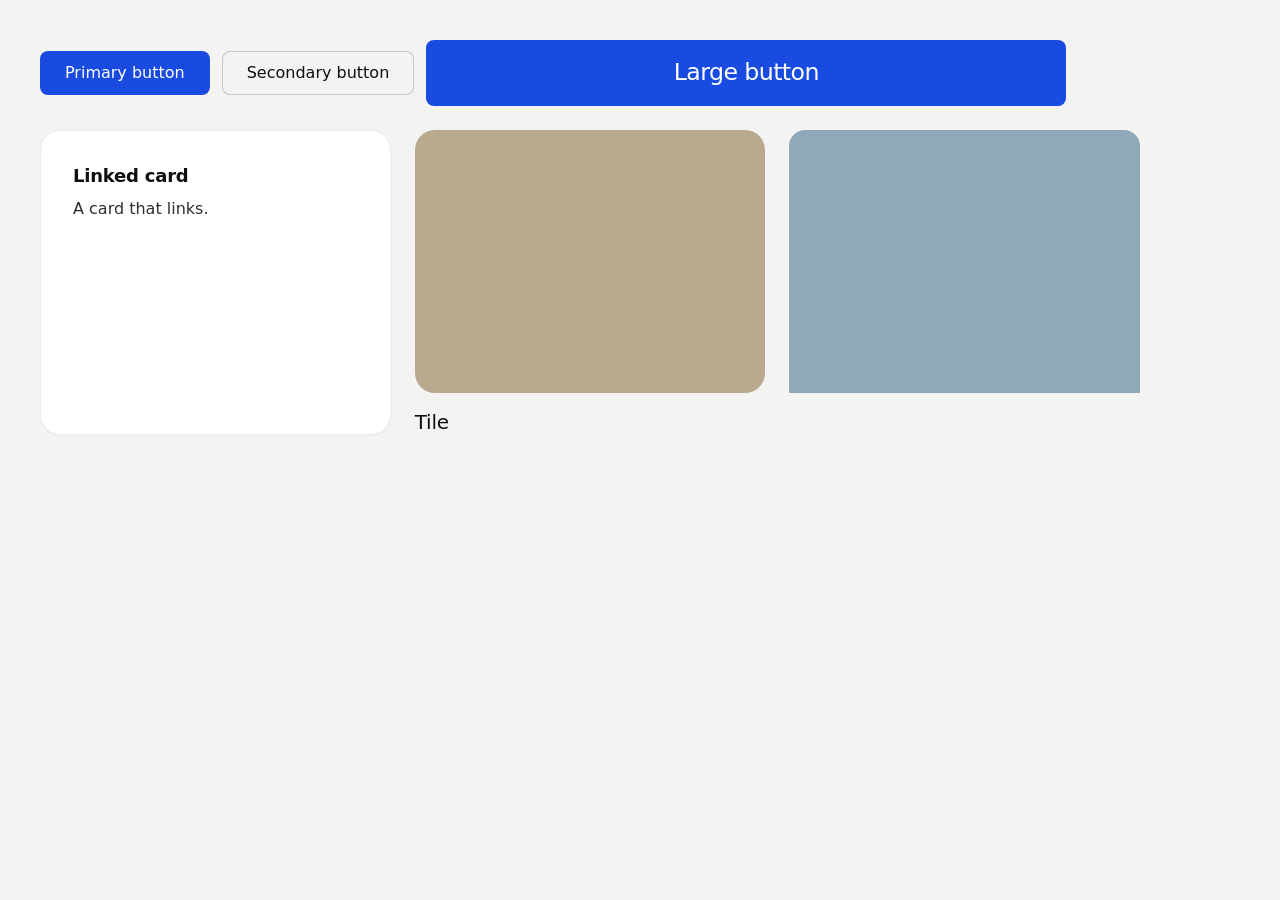
<file: assets/motion/_hover-test.html>
<!doctype html>
<html lang="en">
<head>
<meta charset="utf-8"><meta name="viewport" content="width=device-width, initial-scale=1">
<title>Hover test</title>
<link rel="stylesheet" href="../system.css">
<link rel="stylesheet" href="../ui/cards.css">
<link rel="stylesheet" href="motion.css">
<style>:root{--bg:#f3f3f1;--card:#fff;--ink:#0f0f0e;--muted:#686863;--accent:#e5531c}body{background:var(--bg);color:var(--ink);padding:40px}.row{display:grid;grid-template-columns:repeat(3,1fr);gap:24px;max-width:1100px}</style>
</head>
<body>
<main>
<div class="btn-row" style="margin-bottom:24px"><a class="btn btn--primary" href="#p">Primary button</a><a class="btn btn--secondary" href="#s">Secondary button</a><a class="btn btn--primary btn--xl" href="#x">Large button</a></div>
<div class="row">
  <a class="card" id="c1" href="#a"><h3>Linked card</h3><p>A card that links.</p></a>
  <a class="tile" id="t1" href="#b"><div class="tile__media"><img id="i1" alt="" src="data:image/svg+xml,%3Csvg xmlns='http://www.w3.org/2000/svg' width='400' height='300'%3E%3Crect width='400' height='300' fill='%23b9a98f'/%3E%3C/svg%3E"></div><div class="tile__head"><h3>Tile</h3></div></a>
  <div class="m-zoom" id="z1" style="border-radius:16px"><img id="i2" alt="" style="display:block;width:100%" src="data:image/svg+xml,%3Csvg xmlns='http://www.w3.org/2000/svg' width='400' height='300'%3E%3Crect width='400' height='300' fill='%238fa9b9'/%3E%3C/svg%3E"></div>
</div>
</main>
</body>
</html>
</file>
<file: assets/system.css>
/*
  taste-skill system.css - the one system for the page. Link it first, then assets/ui/cards.css (the
  feature card, its panel and the fragment placements), then set the palette (--p-*), the fonts and
  the radius set on :root in the page (node scripts/start.mjs prints that block).
  Do not add a second grid, spacing scale, type scale, radius scale, button or card style.
*/

/* ---------------------------------------------------------------- tokens */
:root {
  /* palette (hex only; fx.js reads --bg --surface --ink --muted --accent --accent-ink) */
  --p-bg: #ffffff;
  --p-surface: #f4f4f4;
  --p-ink: #111111;
  --p-muted: #6b6b6b;
  --p-accent: #1a4be0;
  --p-accent-ink: #ffffff;
  --p-action: #1a4be0;      /* buttons, links, focus: the accent, or the ink when the accent is too pale */
  --p-action-ink: #ffffff;
  --p-inv-bg: #111111;
  --p-inv-surface: #1c1c1c;
  --p-inv-ink: #f4f4f4;
  --p-inv-muted: #a3a3a3;
  --p-inv-accent: #ffffff;
  --p-inv-accent-ink: #111111;
  --p-inv-action: #ffffff;
  --p-inv-action-ink: #111111;
  /* the lit ground behind UI and in the closing band (references/cards.md), one per page, tech pages only
     (none on kind other, which is flat): <html data-ground="sand|sky|sage|painting">. system.js gives it to every ground
     that holds UI, on light and dark pages alike; --hue on one panel changes only its accent */
  --ground-bg: #d9ccb7; --ground-surface: #e9e0d2; --ground-ink: #2a2622; --ground-muted: #5a534a; --ground-accent: #a8794a;

  /* fonts */
  --font-display: system-ui, -apple-system, "Segoe UI", sans-serif;
  --font-text: system-ui, -apple-system, "Segoe UI", sans-serif;
  --font-mono: ui-monospace, "SFMono-Regular", Menlo, Consolas, monospace;
  --display-weight: 400;    /* headlines 400; 500 on a tech page (software, gaming, hardware) */
  --display-tracking: -0.025em;

  /* the page rhythm (references/layout-v4.md): one section per screen. The header is fixed and
     --nav tall; every section is padded --padt above and --padb (plus the phone action bar, --bar)
     below, and is exactly one or two screens tall (--h: 1 or 2; --hm on a phone). The hero's words
     start --hgap under the header and its content ends --hpadb above the fold. */
  --nav: 72px;
  --padt: 120px;
  --padb: 72px;
  --hgap: 48px;
  --hpadb: 64px;
  --bar: 0px;
  /* grid: one .wrap (alias .container) for the header, every section and the footer, the same
     --gut on both sides: 1280 wide at x 80-1360 at 1440, 342 at x 24-366 at 390 */
  --container: 1280px;
  --gut: 80px;
  --pad: var(--gut);
  --gutter: 24px;

  /* spacing: 4/8 scale */
  --s-1: 4px;  --s-2: 8px;  --s-3: 12px; --s-4: 16px; --s-5: 24px;
  --s-6: 32px; --s-7: 48px; --s-8: 64px; --s-9: 96px; --s-10: 128px;
  --section: 40px;      /* only a .section outside main (the kit's demo pages); every main > section and
                           footer.closing take --padt and --padb */
  --section-band: 56px; /* the same for an older footer outside footer.closing */
  --head-gap: 48px;     /* the one heading-to-content gap, 32 on a phone (layout.css reads it as --ly-head-gap) */
  --card-pad: 16px;     /* card padding (cards.css sets its own for cards with a panel) */
  --card-gap: 16px;     /* gap between cards */

  /* type scale (the only sizes on the page) */
  --t-label: 13px;
  --t-small: 14px;
  --t-body: 16px;
  --t-lead: 18px;
  --t-card: 18px;
  --t-h3: 24px;
  /* straight lines from the phone size at 390 to the desktop size at 1440 (system.md's table) */
  --t-h2: clamp(30px, 1.72vw + 23.3px, 48px);
  --t-h1: clamp(38px, 3.24vw + 25.4px, 72px);
  /* a big number stays a step under the h2 (VI-11): 38 at 1440, 28 at 390, so it never reads as a
     section heading; a stats row and a price set their own, smaller still */
  --t-stat: clamp(28px, .952vw + 24.29px, 38px);

  /* radius: one scale (soft by default; data-radius on <html> switches it) */
  --r-sm: 8px;  --r-md: 12px; --r-lg: 20px; --r-btn: 8px;

  /* controls (fixed here; a page never adds its own) */
  --btn-h: 44px;
  --btn-h-sm: 36px;
  --nav-h: var(--nav);  /* the older name, kept for the kit's files */
  --icon: 16px;         /* small icons: socials, menu chevrons, mono brand marks */

  /* motion: the one UI ease-out (motion.css --m-ease and ui/base.css --u-ease read it; references/motion.md) */
  --ease: cubic-bezier(.2, .8, .2, 1);
  --dur: 180ms;
}
html[data-radius="sharp"] { --r-sm: 4px; --r-md: 6px;  --r-lg: 8px;  --r-btn: 4px; }
html[data-radius="soft"]  { --r-sm: 8px; --r-md: 12px; --r-lg: 20px; --r-btn: 8px; }
html[data-radius="round"] { --r-sm: 10px; --r-md: 16px; --r-lg: 24px; --r-btn: 999px; }
/* the four lit grounds (references/cards.md); sand is the default above. painting goes with
   painterly-landscape (x.ai's daylight sky over olive hills) */
html[data-ground="sky"]      { --ground-bg: #c6d3df; --ground-surface: #d6e0e9; --ground-ink: #25303a; --ground-muted: #4d5964; --ground-accent: #3f6a92; }
html[data-ground="sage"]     { --ground-bg: #cdd6c6; --ground-surface: #dce3d6; --ground-ink: #262d24; --ground-muted: #535b51; --ground-accent: #6c8e63; }
html[data-ground="painting"] { --ground-bg: #79a8d6; --ground-surface: #a6c4e2; --ground-ink: #16212c; --ground-muted: #273949; --ground-accent: #9c9b3c; }
/* cards.css takes its card and panel radii from this scale */
html[data-radius] .card { --c-r: var(--r-lg); }
html[data-radius] .panel { --p-r: var(--r-md); }

/* a phone: the header 56, the sections padded 96 / 48, the hero's words 40 under the header and its
   content ending 24 above the fold, 24 at both sides, 12 between columns */
@media (max-width: 639px) {
  :root { --nav: 56px; --padt: 96px; --padb: 48px; --hgap: 40px; --hpadb: 24px; --gut: 24px; --gutter: 12px; --card-gap: 12px; --head-gap: 32px; }
}
@media (min-width: 640px) {
  :root { --gut: 48px; --section: 48px; --section-band: 72px; --card-pad: 24px; }
}
@media (min-width: 1024px) {
  :root { --gut: 80px; --section: 56px; --section-band: 96px; --card-gap: 24px;
          --t-lead: 20px; --t-card: 20px; --t-h3: 28px; }
  /* a place (and a local service): the 1200 column at x 120-1320 */
  html[data-type="place"] { --gut: 120px; --container: 1200px; }
}
/* a place (VI-06, ST-96, PH-23): its own smaller type (h1 48/53 and 32/37, h2 32/40 and 24/30, titles
   and the sub-line 20 and 18), the Recipe 3 hero's gap under its photograph (40, 24 on a phone),
   square photographs and cards and 2px buttons, whatever data-radius and data-buttons say */
:root[data-type="place"] {
  --hgap: 40px;
  --t-h1: clamp(32px, 1.524vw + 26.06px, 48px);
  --t-h2: clamp(24px, .762vw + 21px, 32px);
  --t-h3: clamp(20px, .381vw + 18.51px, 24px);
  --r-sm: 2px; --r-md: 0px; --r-lg: 0px; --r-btn: 2px;
}
:root[data-type="place"] :is(h1, .t-h1) { line-height: 1.104; }
:root[data-type="place"] :is(h2, .t-h2) { line-height: 1.25; }
@media (max-width: 639px) {
  :root[data-type="place"] { --hgap: 24px; }
  :root[data-type="place"] :is(h1, .t-h1) { line-height: 1.156; }
}

/* ---------------------------------------------------------------- grounds (at most three) */
:root, .ground-base {
  --bg: var(--p-bg); --surface: var(--p-surface); --ink: var(--p-ink); --muted: var(--p-muted);
  --accent: var(--p-accent); --accent-ink: var(--p-accent-ink); --card: var(--p-surface);
  --action: var(--p-action); --action-ink: var(--p-action-ink);
}
.ground-surface {
  --bg: var(--p-surface); --surface: var(--p-bg); --ink: var(--p-ink); --muted: var(--p-muted);
  --accent: var(--p-accent); --accent-ink: var(--p-accent-ink); --card: var(--p-bg);
  --action: var(--p-action); --action-ink: var(--p-action-ink);
}
.ground-inverse {
  --bg: var(--p-inv-bg); --surface: var(--p-inv-surface); --ink: var(--p-inv-ink); --muted: var(--p-inv-muted);
  --accent: var(--p-inv-accent); --accent-ink: var(--p-inv-accent-ink); --card: var(--p-inv-surface);
  --action: var(--p-inv-action); --action-ink: var(--p-inv-action-ink);
}
:root, .ground-base, .ground-surface, .ground-inverse {
  --line: color-mix(in oklab, var(--ink) 11%, transparent);
  --line-strong: color-mix(in oklab, var(--ink) 20%, transparent);
  /* effects (fx.js) and UI fragments (assets/ui) take the colours of the ground they sit on */
  --fx-bg: var(--bg); --fx-surface: var(--surface); --fx-ink: var(--ink); --fx-muted: var(--muted);
  --fx-accent: var(--accent); --fx-accent-ink: var(--accent-ink);
  --ui-font: var(--font-text); --ui-mono: var(--font-mono); --ui-radius: var(--r-md);
}
.ground-base, .ground-surface, .ground-inverse { background: var(--bg); color: var(--ink); }

/* ---------------------------------------------------------------- base */
*, *::before, *::after { box-sizing: border-box; }
/* an anchor lands on the section's top (the judge's frame): the fixed header covers --nav of its --padt */
html { -webkit-text-size-adjust: 100%; scroll-padding-top: 0; scroll-behavior: auto; margin: 0; }
body {
  margin: 0; background: var(--bg); color: var(--ink);
  font: 400 var(--t-body)/1.55 var(--font-text);
  -webkit-font-smoothing: antialiased; text-rendering: optimizeLegibility; overflow-x: clip;
}
img, svg, video, canvas { display: block; max-width: 100%; }
/* hidden means hidden, also on an img the line above makes a block (a menu tab's photograph, a peek photograph) */
[hidden] { display: none !important; }
img, video { height: auto; }
a { color: inherit; text-decoration: none; }
button { font: inherit; color: inherit; }
h1, h2, h3, h4, p, ul, ol, figure, blockquote { margin: 0; }
ul, ol { padding: 0; list-style: none; }
h1, h2, h3, h4 {
  font-family: var(--font-display); font-weight: var(--display-weight);
  letter-spacing: var(--display-tracking); text-wrap: balance; overflow-wrap: break-word;
  /* a long word (a German compound at 390) breaks at a syllable with a hyphen, in the language of <html lang>;
     only words of 10 letters or more, 4 at least on each side, so a short English heading never breaks */
  hyphens: auto; -webkit-hyphens: auto; hyphenate-limit-chars: 10 4 4;
}
h1, .t-h1 { font-size: var(--t-h1); line-height: 1.04; }
h2, .t-h2 { font-size: var(--t-h2); line-height: 1.1; }
h3, .t-h3 { font-size: var(--t-h3); line-height: 1.2; }
h4, .t-card { font-family: var(--font-text); font-weight: 500; font-size: var(--t-card); line-height: 1.3; letter-spacing: -0.01em; }
p { text-wrap: pretty; }
.t-lead  { font-size: var(--t-lead); line-height: 1.5; }
.t-body  { font-size: var(--t-body); line-height: 1.55; }
.t-small { font-size: var(--t-small); line-height: 1.5; }
.t-label { font-size: var(--t-label); font-weight: 500; line-height: 1.4; letter-spacing: 0.01em; }
.t-stat  { font-family: var(--font-display); font-weight: var(--display-weight); font-size: var(--t-stat);
           line-height: 1; letter-spacing: var(--display-tracking); font-variant-numeric: tabular-nums; }
.muted { color: var(--muted); }
.mono  { font-family: var(--font-mono); }
.measure { max-width: 62ch; }
:focus-visible { outline: 2px solid var(--action); outline-offset: 2px; border-radius: 2px; }
::selection { background: color-mix(in oklab, var(--accent) 30%, transparent); }

/* ---------------------------------------------------------------- grid */
.wrap, .container { width: min(100% - 2 * var(--gut), var(--container)); margin-inline: auto; padding-inline: 0; }
.grid { display: grid; grid-template-columns: repeat(12, minmax(0, 1fr)); column-gap: var(--gutter); row-gap: var(--card-gap); }
.grid > * { min-width: 0; grid-column: 1 / -1; }
.section { padding-block: var(--section); }

/* ---------------------------------------------------------------- one section per screen
   The page is a stack of screens. Framed at scrollY = k x the screen height, a shot shows exactly one
   section: the hero alone on the first screen, every other section (and footer.closing, the close and
   the footer in one) exactly one or two screens tall, its h2 first, --padt under its top. Heights
   and padding do it: no pinning, snapping or script.
     <section class="section" id=".." style="--h: 2">     (2 screens; --hm sets a phone's count alone)
       <div class="wrap"> the h2 first, then the content </div>     (the one in-flow child)
     </section>
   A layer (a full-bleed photograph or ground behind the words) is an <img class="layer" aria-hidden="true">
   beside the .wrap. Content must fit: one screen holds 708px of content at 1440x900 (900 - 120 - 72),
   two hold 1,608 (the second screen's part starts --padt under its top with .g2). From 640 to 1279 a
   section keeps at least its screens and grows past them rather than overlap the next. */
main > :is(section, .section), footer.closing {
  position: relative; box-sizing: border-box;
  height: calc(var(--h, 1) * 100vh); height: calc(var(--h, 1) * 100svh);
  padding: var(--padt) 0 calc(var(--padb) + var(--bar));
}
main > :is(section, .section) > :is(.wrap, .container), footer.closing > .wrap { position: relative; z-index: 1; height: 100%; }
main > :is(section, .section) > :is(.wrap, .container):not(.grid) { display: flex; flex-direction: column; }
/* a .wrap that is the section's grid too (class="wrap grid"): its rows start at the top */
main > :is(section, .section) > :is(.wrap, .container).grid { align-content: start; }
/* .fill: the block that takes what the screen leaves under the heading (a photograph, a frame) */
main > :is(section, .section) > .wrap > .fill { flex: 1 1 0; min-height: 0; }
/* two screens as two groups: row 1 the h2 and the first group, row 2 the rest (no second h2), starting
   --padt under the second screen's top, so the second shot looks like any other section */
main > :is(section, .section).g2, footer.closing.g2 { --h: 2; }
main > :is(section, .section).g2 > :is(.wrap, .container), footer.closing.g2 > .wrap { display: grid; grid-template-rows: minmax(0, 1fr) minmax(0, 1fr); row-gap: calc(var(--padt) + var(--padb) + var(--bar)); }
main > :is(section, .section).g2 > :is(.wrap, .container) > *, footer.closing.g2 > .wrap > * { min-height: 0; align-self: start; }
main > :is(section, .section).g2 > :is(.wrap, .container) > :is(.group, .fill) { align-self: stretch; }
/* a group: one screen's part of a .g2 section (its h2 and first rows, or the rest) */
.group { display: flex; flex-direction: column; min-height: 0; }
/* each screen's card row runs down to that screen's foot (the cards stretch, their panels grow), so
   the second screen of a .g2 is never a short row over an empty ground; both rows end on the same line */
@media (min-width: 1024px) {
  main > :is(section, .section).g2 > .wrap > .grid:last-child,
  main > :is(section, .section).g2 > .wrap > .group > .grid:last-child { align-self: stretch; flex: 1 1 auto; min-height: 0; }
}
.group > .fill { flex: 1 1 0; min-height: 0; }
@media (min-width: 640px) and (max-width: 1279px) {
  main > :is(section, .section):not(.hero, .section--hero), footer.closing {
    height: auto; min-height: calc(var(--h, 1) * 100vh); min-height: calc(var(--h, 1) * 100svh);
  }
  /* the section is a column and its .wrap takes all of it, so a .fill (a photograph, a frame) still
     grows to the section's foot (a min-height percentage would not resolve, leaving it at its least) */
  /* :where() keeps it at no weight, so a page's own phone- or tablet-only hiding (section.desk-only { display: none }) wins */
  :where(main > :is(section, .section):not(.hero, .section--hero), footer.closing) { display: flex; flex-direction: column; }
  main > :is(section, .section):not(.hero, .section--hero) > :is(.wrap, .container), footer.closing > .wrap { flex: 1 0 auto; height: auto; min-height: 0; }
}
/* a phone: lvh (the screen with its bars hidden) for every section but the hero; --hm when stacking
   makes the content taller than the desktop count */
@media (max-width: 639px) {
  /* at least its screens, never less: content a screen cannot hold makes the section taller (the rhythm
     check then asks for --hm: 2 or less content); a fixed height would lay its last rows over the next
     section, the fault the phone shots showed most (a list under the closing heading and its button) */
  main > :is(section, .section):not(.hero, .section--hero), footer.closing {
    height: auto; min-height: calc(var(--hm, var(--h, 1)) * 100vh); min-height: calc(var(--hm, var(--h, 1)) * 100lvh);
  }
  /* one grid row at least the screens tall that grows with the .wrap's content: the .wrap is stretched to
     it, so its .fill and its two groups still share a definite height */
  /* (at no weight, as on the tablet: a page's own section.desk-only { display: none } still hides it) */
  :where(main > :is(section, .section):not(.hero, .section--hero):has(> :is(.wrap, .container)), footer.closing) {
    display: grid; grid-template-columns: minmax(0, 1fr); grid-template-rows: 1fr; grid-auto-rows: auto;
  }
  main > :is(section, .section):not(.hero, .section--hero) > :is(.wrap, .container), footer.closing > .wrap { height: auto; }
  main > :is(section, .section).g2m, footer.closing.g2m { --hm: 2; }
  main > :is(section, .section).g2m > :is(.wrap, .container), footer.closing.g2m > .wrap { display: grid; grid-template-rows: minmax(0, 1fr) minmax(0, 1fr); row-gap: calc(var(--padt) + var(--padb) + var(--bar)); }
  /* stacked in one, the two groups keep the open cards' 32px, so the first group's last panel never meets
     the next card's title */
  main > :is(section, .section).g2:not(.g2m) > :is(.wrap, .container) { display: flex; row-gap: var(--s-6); }
  /* what the two screens leave goes around the second group, so it opens below the header, not on the fold */
  main > :is(section, .section).g2:not(.g2m) > :is(.wrap, .container) > :last-child { margin-block: auto; }
  main > :is(section, .section).g2:not(.g2m) > :is(.wrap, .container) > * { align-self: stretch; }
}
/* a layer: the photograph or ground of a whole section, under its words, edge to edge */
main > :is(section, .section) > :is(img, video, canvas, picture).layer,
footer.closing > :is(img, video, canvas, picture).layer {
  position: absolute; inset: 0; z-index: 0; width: 100%; height: 100%; max-width: none; object-fit: cover; object-position: var(--pos, 50% 50%);
}
main > :is(section, .section) > picture.layer > img { width: 100%; height: 100%; object-fit: cover; }

/* the hero: exactly the first screen, the fixed header over its top. Its words start --hgap under the
   header (--photo adds a full-bleed photograph's height above them on a place); its content ends
   --hpadb above the fold, and nothing of the next section shows, at 1440, 1024, 820 and 390.
     <section class="hero hero--<type>"><div class="wrap"><div class="hero-text"> .. </div>[one strip]</div></section>
   .hero-text holds the whole composition (the words, and the picture or window beside or under them);
   one docked strip (logos, three facts) may follow it, at most 96px, desktop only. */
main > :is(.hero, .section--hero) {
  height: 100vh; height: 100svh; min-height: 0;
  padding: calc(var(--nav) + var(--photo, 0px) + var(--hgap)) 0 calc(var(--hpadb) + var(--bar));
}
:is(.hero, .section--hero) > .wrap { height: 100%; display: grid; grid-template-rows: minmax(0, 1fr) auto; row-gap: var(--s-7); }
:is(.hero, .section--hero) > .wrap > .hero-text { min-height: 0; }
/* a phone: the hero is at least the first screen and grows when a short phone (320x640) cannot hold its
   words, buttons and picture, so nothing of it lies over the next section or under the header */
@media (max-width: 639px) {
  main > :is(.hero, .section--hero) { height: auto; min-height: 100vh; min-height: 100svh; }
  main > :is(.hero, .section--hero):has(> :is(.wrap, .container)) { display: grid; grid-template-columns: minmax(0, 1fr); grid-template-rows: 1fr; grid-auto-rows: auto; }
  main > :is(.hero, .section--hero) > :is(.wrap, .container) { height: auto; }
}
:is(.hero, .section--hero) > .wrap > .hero-strip { grid-row: 2; max-height: 96px; }
@media (max-width: 639px) { :is(.hero, .section--hero) > .wrap > .hero-strip { display: none; } }
.section--hero .section-head { max-width: 860px; }
/* the starter's own hero (hero-split): the words on span-5 top-aligned, the picture on span-6 start-7
   as tall as the hero's content box (at most 716 at 1440x900); a phone stacks words, then the picture
   in what is left */
.hero-text.hero-split { height: 100%; align-items: stretch; }
.hero-split > .hero-copy { align-self: start; }
.hero-split > .hero-visual { position: relative; min-height: 0; height: 100%; }
@media (max-width: 1023px) {
  .hero-text.hero-split { display: flex; flex-direction: column; gap: var(--s-6); }
  .hero-split > .hero-visual { flex: 1 1 0; min-height: 200px; height: auto; }
}
.hero-copy > * + * { margin-top: var(--s-5); }
/* the h1 first in the words' column: its capitals start on the picture's top line, not the line box's
   (the leading above the capitals would put the words about 12px under the photograph's top) */
.hero-copy > h1:first-child { text-box: trim-start cap alphabetic; }
.hero-copy > .btn-row { margin-top: var(--s-6); }
/* three short facts at the foot of the words' column, on the picture's bottom line (no dead space
   under the buttons): <dl class="hero-facts"><div><dt>..</dt><dd>..</dd></div> x3</dl> */
@media (min-width: 1024px) {
  .hero-split > .hero-copy { height: 100%; display: flex; flex-direction: column; }
  .hero-split > .hero-copy > .hero-facts { margin-top: auto; }
}
.hero-facts { display: grid; grid-template-columns: repeat(3, minmax(0, 1fr)); gap: var(--s-5) var(--gutter); margin: 0; }
.hero-facts > div { display: grid; gap: var(--s-1); align-content: start; }
.hero-facts dt { font-size: var(--t-small); color: var(--muted); }
.hero-facts dd { margin: 0; font-weight: 500; }
@media (max-width: 1023px) { .hero-facts { display: none; } }
/* a notice line above the h1 (changed hours, a delivery cut-off): one line with a number, static,
   starting on the left line like the h1 under it */
.hero-notice { font-size: var(--t-small); font-weight: 500; color: var(--ink); }
.hero-notice b, .hero-notice strong { font-weight: 500; color: var(--accent); }
.hero-copy > .hero-notice + h1 { margin-top: var(--s-5); }

/* a phone: open tiles from a row of three or four (rooms, goods, beans) go two-up, an odd last one
   across the row, so a row of three fits one 844px screen (stacked one under another they need two) */
@media (max-width: 639px) {
  .grid > .tile:is(.span-3, .span-4) { grid-column: auto / span 6; }
  .grid > .tile:is(.span-3, .span-4):nth-child(odd of .tile):nth-last-child(1 of .tile) { grid-column: 1 / -1; }
  .grid > .tile:is(.span-3, .span-4) .tile__head { flex-wrap: wrap; gap: 0 var(--s-2); }
}
/* a phone: open cards (words on the ground, the panel under them) stacked one under another keep 32px
   between a panel's foot and the next card's title, so a title never reads as the panel's caption */
@media (max-width: 639px) { .grid:has(> .card--open) { row-gap: var(--s-6); } }
/* a phone stacks a two-screen section's four open tiles into its two screens: their panels take 180px (a wide
   crop), so the h2 and the first two tiles of two lines each end on the first screen and the four inside both,
   not a third of a screen past. A page that sets its group's own --p-h (#features .panel) sets its phone value
   too, as the starter does */
@media (max-width: 639px) { main > :is(section, .section).g2 .card--open > .panel { --p-h: 180px; } }
/* spans: desktop >= 1024. Tablet 640-1023: text cards on span-3 and span-6 go two-up; cards with a
   panel (a visual needs the width; the one exception is a span-6 pair, below)
   and everything else (split text and visuals, span-4 cards, span-5/7/8 blocks) take the full row, so a split stacks and no row is left half empty. Phone < 640: one column. */
@media (min-width: 640px) and (max-width: 1023px) {
  .grid > .card.span-3:not(:has(> .panel)), .grid > .card.span-6:not(:has(> .panel)) { grid-column: auto / span 6; }
  /* the one exception with a panel: a 2x2 (or a pair) of span-6 cards stays two-up from 720px (a panel
     of about 310px and more, wide enough for a kit fragment), so four cards take one or two screens
     at 768-820 instead of a card per row (four stacked panels run past two screens). Split cards and
     every other span keep the full row. Under 720 a card per row. */
  @media (min-width: 720px) {
    .grid > .card.span-6:has(> .panel):not(.card--split) { grid-column: auto / span 6; }
    .grid > .card.span-6:has(> .panel):not(.card--split):nth-child(odd of .card.span-6):nth-last-child(1 of .card.span-6) { grid-column: 1 / -1; }
  }
  /* open tiles (rooms, models, people, a photo pair) go two-up; an odd last one takes the row */
  .grid > .tile:is(.span-3, .span-4, .span-6) { grid-column: auto / span 6; }
  .grid > .tile:is(.span-3, .span-4, .span-6):nth-child(odd of .tile):nth-last-child(1 of .tile) { grid-column: 1 / -1; }
}
@media (min-width: 1024px) {
  .span-2  { grid-column: auto / span 2; }
  .span-3  { grid-column: auto / span 3; }
  .span-4  { grid-column: auto / span 4; }
  .span-5  { grid-column: auto / span 5; }
  .span-6  { grid-column: auto / span 6; }
  .span-7  { grid-column: auto / span 7; }
  .span-8  { grid-column: auto / span 8; }
  .span-9  { grid-column: auto / span 9; }
  .span-10 { grid-column: auto / span 10; }
  .span-12 { grid-column: auto / span 12; }
  .start-1 { grid-column-start: 1; } .start-2 { grid-column-start: 2; } .start-3 { grid-column-start: 3; }
  .start-5 { grid-column-start: 5; } .start-6 { grid-column-start: 6; } .start-7 { grid-column-start: 7; }
  .start-4 { grid-column-start: 4; } .start-8 { grid-column-start: 8; } .start-9 { grid-column-start: 9; }
  .start-10 { grid-column-start: 10; }
  /* a split is top-aligned: the words' first line and the picture's top on one line (never centred
     against each other, never mirrored: text left, the visual right, on every split of the page) */
  .grid--middle, .grid--top { align-items: start; }
}
/* card rows: every card in a row the same height (a plain .grid stretches them) */
.grid:is(.grid--middle, .grid--top) > .card { align-self: stretch; }
/* 1024-1279: a span-4 card's panel would be about 220px wide, too narrow for real UI. Cards with a
   panel on span-4 go two-up, a span-8 one takes the row, and an odd last one takes the row too
   (steps, proof row: two, then one wide; bento: the wide card, then the four small ones two by two) */
@media (min-width: 1024px) and (max-width: 1279px) {
  .grid > .card.span-4:has(> .panel) { grid-column: auto / span 6; }
  .grid > .card.span-8:has(> .panel),
  .grid > .card.span-4:has(> .panel):nth-child(odd of .card.span-4):nth-last-child(1 of .card.span-4) { grid-column: 1 / -1; }
}

/* ---------------------------------------------------------------- section heading */
.section-head { max-width: 760px; margin-bottom: var(--head-gap); display: grid; gap: var(--s-4); }
/* every heading starts on the left line (a centred head among left ones reads as a mistake): the
   old centred head is left-aligned too */
.section-head--center { text-align: left; justify-items: start; }
/* a head row: the h2 (and its line) left, one link or the section's button at the right line */
.section-head--split { max-width: none; display: flex; align-items: end; justify-content: space-between; gap: var(--s-5); flex-wrap: wrap; }
.section-head--split > div { display: grid; gap: var(--s-4); max-width: 760px; }
.section-head p { color: var(--ink); font-size: var(--t-lead); line-height: 1.5; max-width: 60ch; }
.section-head--row { max-width: none; display: flex; align-items: end; justify-content: space-between; gap: var(--s-5); flex-wrap: wrap; }
.section-head--row > div { display: grid; gap: var(--s-4); max-width: 760px; }
/* the hero row (hero-product, hero-cycle): the h1 and its line left, the buttons right, across 1280 */
.section--hero .section-head--row { max-width: none; }

/* ---------------------------------------------------------------- buttons (one pair, a dealt look)
   One pair a page, .btn--primary and .btn--secondary, in the look dealt with the page (sections.md)
   and set once on <html data-buttons>; the markup never changes:
     solid  filled primary, outlined secondary, the radius scale (Figma; the default)
     pill   pills, a chevron after the primary's label, a tinted secondary (x.ai)
     tonal  the radius scale, a tinted secondary with no outline (Linear, Vercel)
     arrow  an arrow after the primary's label; the secondary is a text link with an arrow (Stripe)
     block  near-square corners, 48px tall; the secondary is an underlined text link (shops, hotels) */
.btn {
  display: inline-flex; align-items: center; justify-content: center; gap: var(--s-2);
  height: var(--btn-h); padding: 0 var(--s-5); border-radius: var(--r-btn); border: 1px solid transparent;
  font: 500 var(--t-body)/1 var(--font-text); letter-spacing: 0; white-space: nowrap; cursor: pointer;
  transition: background-color var(--dur) var(--ease), color var(--dur) var(--ease), border-color var(--dur) var(--ease), text-decoration-color var(--dur) var(--ease);
}
.btn--primary { background: var(--action); color: var(--action-ink); }
.btn--primary:hover { background: color-mix(in oklab, var(--action) 86%, var(--ink)); }
/* an inverted primary (the action is the ground's ink: a brand band, a lit ground): its hover steps toward the ground, as the filled one steps toward the ink */
.ground-brand .btn--primary:hover { background: color-mix(in oklab, var(--action) 88%, var(--bg)); }
/* the ground's own colour with a clear border: never grey on grey, readable on an effect too */
.btn--secondary { background: var(--bg); color: var(--ink); border-color: var(--line-strong); }
.btn--secondary:hover { background: color-mix(in oklab, var(--bg) 94%, var(--ink)); border-color: color-mix(in oklab, var(--ink) 35%, transparent); }
.btn--sm { height: var(--btn-h-sm); padding: 0 var(--s-4); font-size: var(--t-small); }
html[data-buttons="pill"] { --r-btn: 999px; }
html[data-buttons="block"] { --r-btn: 2px; --btn-h: 48px; }
html:is([data-buttons="pill"], [data-buttons="tonal"]) .btn--secondary { background: color-mix(in oklab, var(--ink) 8%, var(--bg)); border-color: transparent; }
html:is([data-buttons="pill"], [data-buttons="tonal"]) .btn--secondary:hover { background: color-mix(in oklab, var(--ink) 14%, var(--bg)); border-color: transparent; }
/* arrow and block: the secondary is a text link at the button's height (no box: one button look) */
html:is([data-buttons="arrow"], [data-buttons="block"]) .btn--secondary {
  background: none; border-color: transparent; padding-inline: var(--s-2);
  text-decoration: underline; text-underline-offset: 4px; text-decoration-color: var(--line-strong);   /* the .link look */
}
html:is([data-buttons="arrow"], [data-buttons="block"]) .btn--secondary:hover { background: none; border-color: transparent; text-decoration-color: currentColor; }
/* the glyph after a label: a chevron (pill) or an arrow (arrow), drawn so every font shows the same */
html[data-buttons="pill"] .btn--primary::after,
html[data-buttons="arrow"] :is(.btn--primary, .btn--secondary)::after {
  content: ""; flex: none; width: 12px; height: 12px; margin-right: -2px; background: currentColor;
  -webkit-mask: var(--btn-glyph) center / contain no-repeat; mask: var(--btn-glyph) center / contain no-repeat;
  transition: transform var(--dur) var(--ease);
}
html[data-buttons="pill"] { --btn-glyph: url("data:image/svg+xml,%3Csvg xmlns='http://www.w3.org/2000/svg' viewBox='0 0 12 12'%3E%3Cpath d='M4.5 2.5 8 6l-3.5 3.5' fill='none' stroke='black' stroke-width='1.6' stroke-linecap='round' stroke-linejoin='round'/%3E%3C/svg%3E"); }
html[data-buttons="arrow"] { --btn-glyph: url("data:image/svg+xml,%3Csvg xmlns='http://www.w3.org/2000/svg' viewBox='0 0 12 12'%3E%3Cpath d='M1.5 6h8.5M6.5 2.5 10 6l-3.5 3.5' fill='none' stroke='black' stroke-width='1.5' stroke-linecap='round' stroke-linejoin='round'/%3E%3C/svg%3E"); }
@media (hover: hover) and (pointer: fine) { html:is([data-buttons="pill"], [data-buttons="arrow"]) .btn:hover::after { transform: translateX(3px); } }
.btn:active { transform: translateY(1px) scale(.985); }
.btn--arrow::after { content: "\2192"; transition: transform var(--dur) var(--ease); }
@media (hover: hover) and (pointer: fine) { .btn--arrow:hover::after { transform: translateX(3px); } }
/* the drawn arrow (assets/motion: its stem grows and its head moves 3px on hover), the last child of
   a primary button, a pill or a link: <svg class="m-arrow" viewBox="0 0 12 12" aria-hidden="true">
   <path class="m-arrow__stem" d="M1 6h8"/><path class="m-arrow__head" d="M4.5 2.5 8 6l-3.5 3.5"/></svg>.
   It replaces the dealt glyph, so a button never shows two */
.m-arrow { flex: none; width: 12px; height: 12px; margin-right: -2px; overflow: visible;
           fill: none; stroke: currentColor; stroke-width: 1.6; stroke-linecap: round; stroke-linejoin: round; }
.btn--xl .m-arrow { width: 0.62em; height: 0.62em; stroke-width: 1.4; }
:is(.btn, .link, .pill):has(> .m-arrow)::after { content: none; display: none; }
.btn-row { display: flex; flex-wrap: wrap; gap: var(--s-3); align-items: center; }
.section-head--center .btn-row { justify-content: center; }
/* on the phone every button row stacks full width */
@media (max-width: 639px) {
  .btn-row { flex-direction: column; align-items: stretch; width: 100%; justify-self: stretch; }
  /* full width, the second action is a text link at the button's height under the filled one (an
     outline across the whole screen reads as a rule, a pale fill as a switched-off button) */
  .btn-row > .btn--secondary { background: none; border-color: transparent; text-decoration: underline; text-underline-offset: 4px; text-decoration-color: var(--line-strong); }
  .section-head--split > .btn { width: 100%; }
}
.link { display: inline-flex; align-items: center; gap: var(--s-2); font-weight: 500; color: var(--ink);
        text-decoration: underline; text-decoration-color: var(--line-strong); text-underline-offset: 4px;
        transition: text-decoration-color var(--dur) var(--ease); }
.link:hover { text-decoration-color: currentColor; }
.link::after { content: "\2192"; display: inline-block; text-decoration: none; transition: transform var(--dur) var(--ease); }
@media (hover: hover) and (pointer: fine) { .link:hover::after { transform: translateX(3px); } }
.pill { display: inline-flex; align-items: center; gap: var(--s-2); height: 32px; padding: 0 var(--s-3);
        border-radius: 999px; border: 1px solid var(--line); background: var(--card);
        font-size: var(--t-label); color: var(--ink); }
.pill .muted { color: var(--muted); }

/* ---------------------------------------------------------------- card (one style) */
.card {
  display: flex; flex-direction: column; gap: var(--s-2); min-width: 0;
  background: var(--card); border: 1px solid var(--line); border-radius: var(--r-lg); padding: var(--card-pad);
}
/* small titles in the text face: a display face at 20px (a condensed or hairline serif) reads smaller than the body */
.card > h3, .card > h4, .card--plan h3 { font-family: var(--font-text); font-weight: 500; font-size: var(--t-card); line-height: 1.3; letter-spacing: -0.01em; }
/* the type floor (system.md): text people read is 16px or more in ink; cards.css sets it for its
   card text, this for a plain card's lines */
.card > p { color: var(--ink); font-size: var(--t-body); max-width: 52ch; }
/* at most two boxes one inside the other (sections.md): a card whose panel holds UI drops its own
   box, so its title and lines sit on the page ground over the panel (Figma's tiles), or runs the
   panel flush to its sides and bottom (cards.css .panel--flush) */
.card.card--open { --c-pad: 0px; background: none; border: 0; box-shadow: none; padding: 0; overflow: visible; }
.card.card--open > .panel { margin: var(--s-5) 0 0; border-radius: var(--r-lg); }
.card.card--open > .panel--top { margin: 0 0 var(--s-5); }
.card--plan.is-featured { border-color: var(--action); box-shadow: inset 0 0 0 1px var(--action); }
/* cards.css (linked after this file) sets .card { gap: 0 } for feature cards; a plan keeps its 16px rows */
.card.card--plan { gap: var(--s-4); }

/* ---------------------------------------------------------------- visuals: panels and frames
   A card's .panel (the inset visual), .stage and the placements (.at-corner, .at-rise, .at-over,
   .at-right, .at-center, .stage--fade-*) come from assets/ui/cards.css (references/cards.md).
   This file adds the frames (hero, split, square, closing band) and lets a .stage work inside them.
   The grounds' colours: system.js lights every ground that holds UI (see there). */
:not(.card) > .panel { border-radius: var(--p-r, var(--r-md)); }   /* a panel on its own: four round corners */
.menu-card .panel { --p-h: 160px; }
.frame {
  position: relative; isolation: isolate; overflow: clip; display: flex; align-items: center; justify-content: center;
  background: var(--surface); border-radius: var(--r-lg); border: 1px solid var(--line);
  padding: clamp(var(--s-4), 4vw, var(--s-7));
}
/* a zero-width spacer keeps --ratio (height / width) as the frame's minimum height */
.frame::before { content: ""; flex: none; width: 0; padding-top: var(--ratio, 0px); }
/* an object or scene (assets/objects) and a photograph (.frame__img) fill the frame themselves */
.frame > :not(canvas, .stage, .loop-pause, .frame__fx, .frame__img, [data-print], [data-scene], .print3d) { position: relative; max-width: 100%; min-width: 0; }
/* a photograph is a plain rectangle in its frame: no border, no print, no filter */
.frame--photo { padding: 0; border: 0; }
/* .frame--fill: as tall as its row (a split's picture beside the words, down to the section's foot);
   stacked on a tablet or a phone it takes what the screen leaves, at least 200px */
.frame--fill { height: 100%; }
@media (max-width: 1023px) {
  .grid.fill:has(> .frame--fill) { display: flex; flex-direction: column; gap: var(--s-6); }
  .grid.fill > .frame--fill { flex: 1 1 0; height: auto; min-height: 200px; }
}
/* a split's words as a column: the last block (stats, a link) on the picture's bottom line */
.split-col { display: flex; flex-direction: column; gap: var(--s-5); }
@media (min-width: 1024px) { .split-col { height: 100%; } .split-col > .split-col__end { margin-top: auto; } }
:is(.frame, .panel) > .frame__img { position: absolute; inset: 0; z-index: 0; width: 100%; height: 100%; max-width: none; object-fit: cover; }
.frame--portrait { --ratio: 125%; }
/* the product stage (hero-product): wide, the product whole on it; a phone gets a tall stage */
.frame--stage { --ratio: 50%; }
@media (max-width: 639px) { .frame--stage, .frame--portrait { --ratio: 120%; } }
.frame--hero { padding: clamp(24px, 5vw, 64px); }
.frame--split { --ratio: 80%; }
.frame--square { --ratio: 100%; }
/* the closing band: the hero's echo, lit with the page's ground (sand, sky, sage or painting) on light
   and dark pages alike, so its text and buttons take that ground's ink. Its effect sits on a layer of
   its own, <div class="frame__fx" data-fx="..">, held still and calm where the text sits (system.js) */
.frame--cta { min-height: 420px; }
/* .frame--lit: the same for an object's frame that holds a few words in its clear half (the
   product statement's facts in a .frame__text, lower left; the object stands right of centre) */
.frame--cta, .frame--lit {
  border-color: transparent; background: var(--ground-bg); color: var(--ground-ink);
  --bg: var(--ground-surface); --surface: var(--ground-surface); --ink: var(--ground-ink); --muted: var(--ground-muted);
  --action: var(--ground-ink); --action-ink: var(--ground-surface);
  --line: color-mix(in oklab, var(--ground-ink) 12%, transparent); --line-strong: color-mix(in oklab, var(--ground-ink) 24%, transparent);
}
.frame > .frame__fx { position: absolute; inset: 0; z-index: 0; }
/* on a light page the buttons on a lit ground keep the page's own action colour: one action, one look
   (a dark page keeps the lit ground's ink, which reads on the bright ground) */
html:not([data-tone="dark"]) :is(.frame--cta, .frame--lit, .footer--statement) { --action: var(--p-action); --action-ink: var(--p-action-ink); }
/* a card on a photograph (a booking form over the room): the card holds the page's colours */
.frame--photo:has(> .card) { padding: clamp(var(--s-5), 5vw, var(--s-8)) clamp(var(--s-4), 4vw, var(--s-7)); }
.frame--photo > .card { position: relative; z-index: 1; width: min(100%, 480px); }   /* flat: no shadow at rest (ST-97) */
.frame--cta > .frame__fx { opacity: .85; }
.frame--lit > .frame__text { z-index: 2; align-self: flex-end; margin-right: auto; width: min(100%, 360px); display: grid; gap: var(--s-5); }
/* 2:1 on a desktop; a phone gets 2:3, the words at the top and the object smaller and low under
   them (its hero preset), so the facts never touch the object */
.frame--lit { --ratio: 50%; }
@media (max-width: 639px) { .frame--lit { --ratio: 150%; } .frame--lit > .frame__text { align-self: flex-start; } }
@media (max-width: 639px) { .frame--split { --ratio: 100%; } }
/* A hero, wide or split frame (x.ai's hero window): --w on the rising fragment's slot (its true width)
   centres it while it fits; anchored 24px in and cut by the right edge once the frame is narrower.
   --pair on the .stage (the main fragment's width plus the part of the second that sticks out)
   centres the pair; below 1024 the main one alone. In a card's panel cards.css places it (.at-corner,
   .at-rise, .at-right; a centred .at-rise.fit narrows with the panel), as its recipe says. */
.frame > .stage > .at-rise { --ax: max(24px, calc(50% - var(--w, 64%) / 2)); }
.frame--hero > .stage > .at-rise { --ax: max(24px, calc(50% - var(--pair, var(--w, 64%)) / 2)); }
.frame--hero > .stage > .at-over { --bx: max(24px, calc(50% - var(--pair, 800px) / 2)); }
@media (max-width: 1023px) { .frame--hero > .stage > .at-rise { --ax: max(24px, calc(50% - var(--w, 64%) / 2)); } }
/* a frame holding a cards.css .stage: the stage fills it and places the fragments (references/cards.md);
   the hero and wide frames are 16:7 and square on a phone; below 1024 only the main fragment shows */
.frame:has(> .stage) { padding: 0; }
.frame--hero:has(> .stage) { aspect-ratio: 16 / 7; }
@media (max-width: 1023px) {
  .frame--hero:has(> .stage) { aspect-ratio: 3 / 2; }   /* a tablet: room for the main fragment's rows */
}
/* a tablet held upright (820x1180): a taller frame, so the hero fills the screen without a gap */
@media (min-width: 640px) and (max-width: 1023px) and (orientation: portrait) {
  .frame--hero:has(> .stage) { aspect-ratio: 4 / 3; }
}
@media (max-width: 1023px) {
  .frame--hero > .stage > :is(.at-over, .at-over-l) { display: none; }
}
/* a split frame is about 440-560px wide from 1024 to 1279: the main piece alone there */
@media (min-width: 1024px) and (max-width: 1279px) {
  .frame--split > .stage > :is(.at-over, .at-over-l) { display: none; }
}
@media (max-width: 639px) {
  .frame--hero:has(> .stage) { aspect-ratio: 1; }
  .frame > .stage > :is(.at-over, .at-over-l) { display: none; }
  /* phone: cards.css sets a fragment 16px in on both sides, and system.js holds every loop on its
     finished picture, so no pause button lands on the UI */
}
/* a small object on a focal tile (.at-center): its true width (--w, 288px for the slider), narrowed
   on a small panel so 24px of ground always shows on both sides (a span-4 panel is 304px at 1280) */
.stage > .at-center { width: calc(100% - 48px); max-width: var(--w, 288px); }
.stage > .at-center > :is([data-ui], .ui) { width: 100%; max-width: none; }
/* .to-edge stretches a fragment's surface past the bottom (cards.css); doc's surface is its page */
.stage > .to-edge > .ui-doc > .ui-doc__page { min-height: 100%; }
/* .hero-stage: whole fragments side by side in a frame, never overlapping or cut (a row of app
   screens); the first is the main one, and the ones that no longer fit drop out from the end */
.hero-stage { container: hero-stage / inline-size; width: 100%; }
.hero-stage__row { display: flex; align-items: center; justify-content: center; gap: var(--s-5); }
.hero-stage__row > * { flex: none; max-width: 100%; }
@container hero-stage (max-width: 1060px) { .hero-stage__row > :nth-child(n + 3) { display: none; } }
@container hero-stage (max-width: 740px)  { .hero-stage__row > :nth-child(n + 2) { display: none; } }
/* the pause button on every visual that moves by itself for more than 5 s (WCAG 2.2.2): ui.js adds it
   to a loop when it starts to move, system.js to the hero's ground. Write a button.loop-pause into
   the frame only for a loop of your own (hero-cycle). The same solid 32px disc in the page colours as
   assets/ui/base.css's, 12px in from the bottom-right corner, with a 44px hit area. */
.loop-pause {
  position: absolute; right: 12px; bottom: 12px; z-index: 6; display: grid; place-items: center;
  width: 32px; height: 32px; margin: 0; padding: 0; border-radius: 50%; cursor: pointer;
  border: 1px solid color-mix(in oklab, var(--ink) 16%, transparent); background: var(--bg); color: var(--ink);
  box-shadow: 0 1px 2px rgb(0 0 0 / .12), 0 4px 12px -4px rgb(0 0 0 / .28);
}
.loop-pause::before { content: ""; position: absolute; inset: -6px; border-radius: 50%; }
.loop-pause svg { width: 14px; height: 14px; fill: currentColor; }
@media (prefers-reduced-motion: reduce) { .loop-pause { display: none; } }

/* ---------------------------------------------------------------- navigation */
/* The header: fixed, opaque, one hairline under it, the same at every depth (no blur, no shadow, no
   floating pill, never hidden on scroll). Its .wrap is the page's, so the logo starts on the left line
   and the main button ends on the right one. Plain words, 15px, sentence case; one filled button. */
.nav {
  position: fixed; inset: 0 0 auto 0; z-index: 50; height: var(--nav);
  background: var(--bg); color: var(--ink); border-bottom: 1px solid var(--line);
}
.nav__bar { height: 100%; display: flex; align-items: center; gap: var(--s-8); }
/* a text logo: the display face at 500, 22px (the client's SVG logo replaces it when there is one) */
.nav__logo { display: inline-flex; align-items: center; gap: var(--s-2); font: 500 22px/1 var(--font-display); letter-spacing: -0.02em; flex: none; }
@media (max-width: 639px) { .nav__logo { font-size: 20px; } }
.nav__logo svg, .nav__logo img { height: 24px; width: auto; }
/* the brand's mark beside its name, in the accent (the client's logo replaces both). Dealt shapes:
   <span class="mark" data-mark="dots|arc|ring|petal|leaf|stack" aria-hidden="true"></span> */
.mark { display: inline-block; flex: none; width: 22px; height: 22px; background: var(--accent);
        -webkit-mask: var(--mark) center / contain no-repeat; mask: var(--mark) center / contain no-repeat; }
.mark[data-mark="dots"]  { --mark: url("data:image/svg+xml,%3Csvg xmlns='http://www.w3.org/2000/svg' viewBox='0 0 24 24'%3E%3Ccircle cx='6.5' cy='6.5' r='4.5'/%3E%3Ccircle cx='17.5' cy='6.5' r='4.5'/%3E%3Ccircle cx='6.5' cy='17.5' r='4.5'/%3E%3Crect x='13' y='13' width='9' height='9' rx='1.5'/%3E%3C/svg%3E"); }
.mark[data-mark="arc"]   { --mark: url("data:image/svg+xml,%3Csvg xmlns='http://www.w3.org/2000/svg' viewBox='0 0 24 24'%3E%3Cpath d='M2.5 21.5V12a9.5 9.5 0 0 1 19 0v9.5h-6V12a3.5 3.5 0 0 0-7 0v9.5z'/%3E%3C/svg%3E"); }
.mark[data-mark="ring"]  { --mark: url("data:image/svg+xml,%3Csvg xmlns='http://www.w3.org/2000/svg' viewBox='0 0 24 24'%3E%3Cpath fill-rule='evenodd' d='M12 2a10 10 0 1 1 0 20 10 10 0 0 1 0-20zm0 5.5a4.5 4.5 0 1 0 0 9 4.5 4.5 0 0 0 0-9z'/%3E%3C/svg%3E"); }
.mark[data-mark="petal"] { --mark: url("data:image/svg+xml,%3Csvg xmlns='http://www.w3.org/2000/svg' viewBox='0 0 24 24'%3E%3Ccircle cx='12' cy='6.6' r='5'/%3E%3Ccircle cx='17.4' cy='12' r='5'/%3E%3Ccircle cx='12' cy='17.4' r='5'/%3E%3Ccircle cx='6.6' cy='12' r='5'/%3E%3Ccircle cx='12' cy='12' r='4'/%3E%3C/svg%3E"); }
.mark[data-mark="leaf"]  { --mark: url("data:image/svg+xml,%3Csvg xmlns='http://www.w3.org/2000/svg' viewBox='0 0 24 24'%3E%3Cpath d='M3 21C3 10 10 3 21 3c0 11-7 18-18 18z'/%3E%3C/svg%3E"); }
.mark[data-mark="stack"] { --mark: url("data:image/svg+xml,%3Csvg xmlns='http://www.w3.org/2000/svg' viewBox='0 0 24 24'%3E%3Crect x='2' y='2.5' width='20' height='5.5' rx='2.75'/%3E%3Crect x='2' y='9.25' width='14' height='5.5' rx='2.75'/%3E%3Crect x='2' y='16' width='8' height='5.5' rx='2.75'/%3E%3C/svg%3E"); }
/* initial: the name's first letter on a small accent tile (<span class="mark mark--initial" aria-hidden="true">K</span>);
   wordmark: no mark, the name alone */
.mark.mark--initial { -webkit-mask: none; mask: none; display: inline-grid; place-items: center; border-radius: calc(var(--r-sm) * 0.75);
  color: var(--accent-ink); font: var(--display-weight, 400) 13px/1 var(--font-display); letter-spacing: 0; }
.footer__mark .mark, .footer .nav__logo .mark { width: 0.8em; height: 0.8em; margin-right: 0.18em; vertical-align: -0.04em; }
.footer__mark .mark--initial, .footer .nav__logo .mark--initial { width: 1em; height: 1em; font-size: 0.6em; }
.nav--split .nav__logo .mark--initial { width: 26px; height: 26px; font-size: 15px; }
.nav__links { display: flex; align-self: stretch; gap: var(--s-1); flex: 1; min-width: 0; }
.nav__item { display: flex; align-items: center; height: 100%; }
.nav__link {
  position: relative; display: inline-flex; align-items: center; gap: var(--s-1); height: 36px; padding: 0 var(--s-3); border-radius: var(--r-sm);
  font-size: 15px; font-weight: 500; color: var(--ink); white-space: nowrap; transition: background-color var(--dur) var(--ease), color var(--dur) var(--ease);
}
/* a small laptop (1024-1279): the words sit closer, so a bar of four words never wraps or reaches the logo */
@media (min-width: 1024px) and (max-width: 1279px) {
  .nav__bar { gap: var(--s-6); }
  .nav__link { padding: 0 var(--s-2); }
  .nav__link::before, .nav__link[aria-current="page"]::after { left: var(--s-2); right: var(--s-2); }
  .nav__links { gap: 0; }
}
/* the words take no pill or fill (ST-08, ST-11): a 2px line draws under the word from the left on hover and focus and leaves to the right */
.nav__link::before { content: ""; position: absolute; left: var(--s-3); right: var(--s-3); bottom: -2px; height: 2px; border-radius: 2px; background: currentColor;
  transform: scaleX(0); transform-origin: right; transition: transform var(--dur) var(--ease); pointer-events: none; }
.nav__link:hover::before, .nav__link:focus-visible::before, .nav__item:hover > .nav__link::before, .nav__item:focus-within > .nav__link::before { transform: scaleX(1); transform-origin: left; }
.nav__actions > .nav__link::before { left: var(--s-2); right: var(--s-2); }
.nav__link .chev { width: 12px; height: 12px; opacity: .6; transition: transform var(--dur) var(--ease); }
/* the page you are on: a 2px bar under its word (still, the same inset as the hover line) */
.nav__link[aria-current="page"]::after { content: ""; position: absolute; left: var(--s-3); right: var(--s-3); bottom: -2px; height: 2px; border-radius: 2px; background: currentColor; }
.nav__expand { display: none; }
.nav__actions { display: flex; align-items: center; gap: var(--s-4); flex: none; }
/* the bar's button: the page's primary at the one button height (44, 48 with data-buttons="block"; ST-09) */
.nav__actions .btn { height: var(--btn-h); padding-inline: var(--s-5); font-size: 15px; }
.nav__actions > .nav__link { padding-inline: var(--s-2); }
.nav__toggle { display: none; }

.nav__menu {
  position: absolute; left: 0; right: 0; top: 100%; background: var(--bg); color: var(--ink);
  border-top: 1px solid var(--line); border-bottom: 1px solid var(--line);
  padding: var(--s-7) 0 var(--s-8); opacity: 0; visibility: hidden; transform: translateY(-6px);
  transition: opacity 120ms var(--ease), transform 120ms var(--ease), visibility 0s linear 120ms;
}
@media (min-width: 1024px) {
  /* hover opens the full-width panel after 150ms of intent; a click on the word goes to its page */
  .nav__item:hover > .nav__menu, .nav__item:focus-within > .nav__menu {
    opacity: 1; visibility: visible; transform: none; transition-duration: 200ms, 200ms, 0s; transition-delay: 150ms, 150ms, 150ms;
  }
  .nav__item:hover > .nav__link .chev, .nav__item:focus-within > .nav__link .chev { transform: rotate(180deg); }
}
.menu-col { display: grid; gap: var(--s-2); align-content: start; }
.menu-col > .t-label { color: var(--muted); margin-bottom: var(--s-2); }
.menu-col a { display: grid; gap: var(--s-1); padding: var(--s-2) 0; font-weight: 500; }
.menu-col a span { font-weight: 400; color: var(--muted); font-size: var(--t-small); }
.menu-col a:hover { color: var(--action); }
.menu-card { display: grid; gap: var(--s-3); }
.menu-card .panel { --ratio: 56.25%; }

@media (max-width: 1023px) {
  .nav__links, .nav__actions { display: none; }
  /* the menu button takes the secondary button's look on a 44px tap area */
  .nav__toggle {
    display: inline-grid; place-items: center; margin-left: auto; width: 44px; height: 44px; border-radius: var(--r-btn);
    border: 1px solid var(--line-strong); background: transparent; color: var(--ink); cursor: pointer; flex: none;
  }
  .nav.is-open .nav__links {
    display: flex; flex-direction: column; position: fixed; top: var(--nav); left: 0; right: 0; bottom: 0;
    padding: var(--s-4) var(--gut) calc(var(--btn-h) * 2 + 56px); background: var(--bg); overflow-y: auto; gap: 0;
  }
  .nav.is-open .nav__item { display: grid; grid-template-columns: 1fr auto; height: auto; border-bottom: 1px solid var(--line); }
  .nav.is-open .nav__link { height: 56px; padding: 0; font-size: 20px; background: none; }
  .nav.is-open .nav__link[aria-current="page"]::after { left: 0; right: auto; width: 24px; bottom: 10px; }
  .nav.is-open .nav__link::before { display: none; }
  .nav.is-open .nav__link .chev { display: none; }
  .nav.is-open .nav__expand {
    display: inline-grid; place-items: center; width: 44px; height: 56px; border: 0; background: none; color: var(--ink); cursor: pointer;
  }
  .nav__expand svg { width: 16px; height: 16px; transition: transform var(--dur) var(--ease); }
  .nav__item.is-expanded .nav__expand svg { transform: rotate(180deg); }
  .nav.is-open .nav__menu {
    position: static; grid-column: 1 / -1; display: none; opacity: 1; visibility: visible; transform: none;
    box-shadow: none; border: 0; padding: 0 0 var(--s-4);
  }
  .nav.is-open .nav__item.is-expanded .nav__menu { display: block; }
  .nav.is-open .nav__menu :is(.container, .wrap) { width: 100%; }
  .nav.is-open .nav__menu .grid { row-gap: var(--s-4); }
  /* menu cards become plain rows in the sheet (their title and line), the picture panel hidden */
  .nav.is-open .menu-card { display: grid; gap: var(--s-1); padding: var(--s-2) 0; }
  .nav.is-open .menu-card .panel { display: none; }
  .nav.is-open .nav__actions {
    display: grid; gap: var(--s-2); position: fixed; left: 0; right: 0; bottom: 0; z-index: 51;
    padding: var(--s-4) var(--gut) calc(var(--s-4) + env(safe-area-inset-bottom)); background: var(--bg); border-top: 1px solid var(--line);
  }
  .nav.is-open .nav__actions .btn { width: 100%; height: 48px; font-size: var(--t-body); }
  /* a text action (Sign in, a phone line) under the buttons, centred at their height */
  .nav.is-open .nav__actions .nav__link { display: inline-flex; order: 2; justify-content: center; height: var(--btn-h); font-size: var(--t-body); }
  body.nav-locked { overflow: hidden; }
}
/* a tablet and a phone (1023 and below, ST-15): the main button stays in the bar, at the right line
   with the menu button 12px after it; the plain words go to the sheet */
@media (max-width: 1023px) {
  .nav__bar { gap: var(--s-3); }
  .nav:not(.is-open) .nav__actions { display: flex; margin-left: auto; }
  .nav:not(.is-open) .nav__actions > :not(.btn--primary) { display: none; }
  .nav:not(.is-open) .nav__actions + .nav__toggle { margin-left: 0; }
}
@media (max-width: 639px) {
  /* a long name (15 characters, "Verdigris Works"), the main button and the menu button fit 342px (390 wide) on
     one line each, with no page CSS: the name steps down with the screen (18px at 390), the button is the small
     size, and the three sit 8px apart. A name of 17 characters or more is the client's to shorten to its mark. */
  .nav__bar { gap: var(--s-2); }
  .nav__logo { font-size: clamp(16px, 4.6vw, 20px); gap: 6px; white-space: nowrap; }
  .nav__logo .mark:not(.mark--initial) { width: 20px; height: 20px; }
  .nav:not(.is-open) .nav__actions .btn { height: 44px; padding-inline: var(--s-3); font-size: var(--t-small); }
  /* with the phone action bar the bar's button is the action's copy at the foot: the nav's goes into the sheet, so
     the first screen shows it once, the hero's (the bar waits until that has scrolled away; without script, twice
     at most, the hero's and the bar's; copy.md rule 5, action-repeat) */
  :root:has(> body > nav.actionbar) .nav:not(.is-open) .nav__actions { display: none; }
  :root:has(> body > nav.actionbar) .nav:not(.is-open) .nav__toggle { margin-left: auto; }
}
/* no script: the sheet cannot open, so the words stay in the bar (it scrolls sideways) and the dead menu button goes */
@media (scripting: none) and (max-width: 1023px) {
  .nav__links { display: flex; overflow-x: auto; scrollbar-width: none; margin-right: var(--s-3); padding-right: var(--s-2); border-right: 1px solid var(--line); }   /* stops short of the button, and a hairline marks where the row is cut (it scrolls) */
  .nav__toggle { display: none; }
}
/* a phone leaves the words under 80px of bar ("Bre" at 320): they stay in the footer's columns, the bar keeps the name
   and the main button */
@media (scripting: none) and (max-width: 639px) { .nav__links { display: none; } }

/* nav types (dealt, sections.md). Every one is the same fixed bar on the page's .wrap; the full-width
   hover panel on a desktop and the full-screen sheet on a phone are shared, so only the bar's order
   and its panel's contents differ.
   (default) nav-mega: the logo, the words 64px right of it, the actions at the right line; the panel
              holds two or three link columns and one picture card (Figma)
   nav-cards: the same bar; its panel holds three or four picture cards (a.menu-card, span-4 or span-3)
   .nav--centre: the words in the middle of the bar (Linear, Vercel)
   .nav--split: the words left, the name in the middle, the actions right (shops, hotels, restaurants)
   .nav--tone: the bar on the page's inverse ground, a band of colour over a light page (x.ai's black
              bar); the panel under it stays on the page ground */
@media (min-width: 1024px) {
  .nav--split .nav__bar, .nav--centre .nav__bar { display: grid; grid-template-columns: minmax(0, 1fr) auto minmax(0, 1fr); }
  .nav--split .nav__logo { grid-column: 2; grid-row: 1; font-size: 26px; }
  .nav--split .nav__links { grid-column: 1; grid-row: 1; }
  /* the first word starts on the left line (its box, its letters and its underline) */
  .nav--split .nav__links > .nav__item:nth-child(1 of .nav__item) > .nav__link { padding-left: 0; }
  .nav--split .nav__links > .nav__item:nth-child(1 of .nav__item) > .nav__link::before,
  .nav--split .nav__links > .nav__item:nth-child(1 of .nav__item) > .nav__link[aria-current="page"]::after { left: 0; }
  .nav--split .nav__actions, .nav--centre .nav__actions { grid-column: 3; grid-row: 1; justify-self: end; }
  .nav--centre .nav__logo { grid-column: 1; grid-row: 1; justify-self: start; }
  .nav--centre .nav__links { grid-column: 2; grid-row: 1; justify-content: center; flex: none; }
}
.nav--tone { --bg: var(--p-inv-bg); --ink: var(--p-inv-ink); --muted: var(--p-inv-muted); --accent: var(--p-inv-accent); --accent-ink: var(--p-inv-accent-ink);
             --action: var(--p-inv-action); --action-ink: var(--p-inv-action-ink); --card: var(--p-inv-surface);
             --line: color-mix(in oklab, var(--p-inv-ink) 14%, transparent); --line-strong: color-mix(in oklab, var(--p-inv-ink) 26%, transparent); }
.nav--tone .nav__menu { --bg: var(--p-bg); --ink: var(--p-ink); --muted: var(--p-muted); --action: var(--p-action); --line: color-mix(in oklab, var(--p-ink) 11%, transparent); }
/* the older float type is the plain bar now (a floating, frosted pill is not a header) */

/* ---------------------------------------------------------------- logo row */
.logos { display: flex; flex-wrap: wrap; justify-content: space-between; align-items: center; gap: var(--s-5) var(--s-6); }
.logos > * { height: 28px; width: auto; max-width: 100%; color: var(--ink); }
.logos .wordmark { height: auto; font: 500 var(--t-card)/1 var(--font-display); letter-spacing: -0.02em; white-space: nowrap; }
/* --mono marks in a logo row: 28px tall, each in the same box (the mask keeps its shape) */
.logos .icon-mono { width: 120px; height: 28px; }
/* tablet and phone: a grid, so a wrapped row never leaves one logo on its own */
@media (max-width: 1023px) { .logos { display: grid; grid-template-columns: repeat(3, minmax(0, 1fr)); justify-items: center; } }
@media (max-width: 639px)  { .logos { grid-template-columns: repeat(2, minmax(0, 1fr)); } }

/* ---------------------------------------------------------------- lists, quote, steps */
.checks { display: grid; gap: var(--s-3); }
.checks li { display: grid; grid-template-columns: 20px 1fr; gap: var(--s-3); align-items: start; }
.checks li::before {
  content: ""; width: 20px; height: 20px; margin-top: 2px; background: var(--action);
  -webkit-mask: url("data:image/svg+xml,%3Csvg xmlns='http://www.w3.org/2000/svg' viewBox='0 0 20 20'%3E%3Cmask id='m'%3E%3Crect width='20' height='20' fill='white'/%3E%3Cpath d='M6 10.2l2.6 2.6L14 7.4' fill='none' stroke='black' stroke-width='1.8' stroke-linecap='round' stroke-linejoin='round'/%3E%3C/mask%3E%3Ccircle cx='10' cy='10' r='10' mask='url(%23m)'/%3E%3C/svg%3E") center / 20px no-repeat;
          mask: url("data:image/svg+xml,%3Csvg xmlns='http://www.w3.org/2000/svg' viewBox='0 0 20 20'%3E%3Cmask id='m'%3E%3Crect width='20' height='20' fill='white'/%3E%3Cpath d='M6 10.2l2.6 2.6L14 7.4' fill='none' stroke='black' stroke-width='1.8' stroke-linecap='round' stroke-linejoin='round'/%3E%3C/mask%3E%3Ccircle cx='10' cy='10' r='10' mask='url(%23m)'/%3E%3C/svg%3E") center / 20px no-repeat;
}
.quote blockquote { font-family: var(--font-display); font-weight: var(--display-weight); font-size: var(--t-h3);
                    line-height: 1.3; letter-spacing: var(--display-tracking); text-wrap: pretty; }
/* cards.css styles .quote as quote text; who said it stays in the text face */
.quote figcaption, .quote .person { font: 400 var(--t-small)/1.45 var(--font-text); letter-spacing: 0; color: var(--ink); }
.person { display: flex; align-items: center; gap: var(--s-3); }
.person img, .person .avatar { width: 40px; height: 40px; border-radius: 999px; object-fit: cover; background: var(--surface); flex: none; }
.person .avatar { display: grid; place-items: center; font: 500 var(--t-small)/1 var(--font-text); color: var(--muted); }
/* the number beside a quote (quote-stat): below 1024 it sits under the quote, by space alone (ST-43) */
@media (max-width: 1023px) { .stat-aside { margin-top: var(--s-7); } }
/* a stats row: two to four short facts, the number above its label (data-m-count on a count) */
.stats { display: grid; grid-template-columns: repeat(auto-fit, minmax(140px, 1fr)); gap: var(--s-5) var(--gutter); margin: 0; }
.stats > div { display: flex; flex-direction: column-reverse; justify-content: flex-end; gap: var(--s-2); }
.stats dd { margin: 0; }
.stats .t-stat { font-size: clamp(26px, 1vw + 22px, 36px); }
@media (max-width: 639px) { .stats .t-stat { font-size: 26px; } }
.step-num { display: inline-grid; place-items: center; width: 32px; height: 32px; border-radius: 999px;
            border: 1px solid var(--line-strong); font: 500 var(--t-small)/1 var(--font-text); font-variant-numeric: tabular-nums; }

/* ---------------------------------------------------------------- tabs */
.tabs { display: flex; flex-wrap: wrap; gap: var(--s-2); }
.tab {
  height: var(--btn-h-sm); padding: 0 var(--s-4); border-radius: var(--r-btn); border: 1px solid var(--line);
  background: transparent; color: var(--muted); font-size: var(--t-small); font-weight: 500; cursor: pointer;
  transition: background-color var(--dur) var(--ease), color var(--dur) var(--ease), border-color var(--dur) var(--ease);
}
.tab:hover { color: var(--ink); border-color: var(--line-strong); }
.tab[aria-selected="true"] { background: var(--ink); color: var(--bg); border-color: var(--ink); }
/* the panel shown at load is there on the first frame (MO-62); system.js fades a chosen one in */
[role="tabpanel"][hidden] { display: none; }

/* ---------------------------------------------------------------- pricing */
.price { display: flex; align-items: baseline; gap: var(--s-2); }
.price .t-stat { font-size: var(--t-stat); }
.card--plan { gap: var(--s-4); }
.card--plan .btn { width: 100%; }
.card--plan .checks { margin-top: var(--s-2); }
.badge { display: inline-flex; align-items: center; height: 24px; padding: 0 var(--s-3); border-radius: 999px; vertical-align: middle;
         background: var(--action); color: var(--action-ink); font: 500 var(--t-label)/1 var(--font-text); letter-spacing: 0; }
.card--plan h3 .badge { margin-left: var(--s-2); }

/* ---------------------------------------------------------------- FAQ
   Every answer is open, always (ST-47, MO-70): no accordion, no +/- marker, nothing changes height.
     <div class="faq"><div class="faq__item"><h3>[Question]</h3><p>[Answer]</p></div> ...</div>
   Older <details> markup shows its answer open too (system.js also sets [open]). */
.faq > :is(.faq__item, details) { display: grid; gap: var(--s-2); padding: var(--s-5) 0; border-bottom: 1px solid var(--line); }   /* each row closes with its rule (ST-43) */
.faq > :is(.faq__item, details):first-child { padding-top: 0; }
.faq :is(.faq__item > h3, summary) { display: block; font: 500 var(--t-lead)/1.4 var(--font-text); letter-spacing: 0; list-style: none; cursor: text; }
.faq summary { pointer-events: none; }
.faq summary::-webkit-details-marker { display: none; }
.faq details::details-content { content-visibility: visible; }
.faq :is(.faq__item, details) p { color: var(--ink); max-width: 64ch; }
@media (max-width: 639px) { .faq > :is(.faq__item, details) { padding: var(--s-4) 0; } }

/* ---------------------------------------------------------------- footer */
.footer { padding-block: var(--section) var(--s-6); border-top: 1px solid var(--line); }   /* an older footer after the last section; footer.closing (below) replaces it */
.footer .grid { row-gap: var(--s-7); }
.footer :is(h3, h4):not(.closing__cta *) { font: 500 var(--t-small)/1.4 var(--font-text); letter-spacing: 0; color: var(--muted); margin-bottom: var(--s-4); }
.footer ul { display: grid; gap: var(--s-3); font-size: var(--t-small); }
.footer ul a:hover { color: var(--action); }
.footer__legal { display: flex; flex-wrap: wrap; gap: var(--s-4) var(--s-6); justify-content: space-between;
                 margin-top: var(--s-8); padding-top: var(--s-5); border-top: 1px solid var(--line);
                 font-size: var(--t-label); color: var(--muted); }
.socials { display: flex; gap: var(--s-2); }
.socials a { display: inline-grid; place-items: center; width: 36px; height: 36px; border-radius: 999px; border: 1px solid var(--line); color: var(--ink); }
.socials a:hover { border-color: var(--line-strong); }
.socials svg, .socials img, .socials .icon-mono { width: var(--icon); height: var(--icon); }
/* a brand mark in the text colour (icons.mjs --mono prints these): the SVG is a mask, so it
   follows currentColor on every ground. The mask image is set in the tag's style attribute. */
.icon-mono { display: inline-block; flex: none; width: var(--icon); height: var(--icon); background: currentColor;
             -webkit-mask: center / contain no-repeat; mask: center / contain no-repeat; }
@media (max-width: 1023px) { .footer .footer__col { grid-column: auto / span 6; } .footer .grid > .span-4 { grid-column: 1 / -1; } }
@media (min-width: 640px) and (max-width: 1023px) { .footer .footer__col { grid-column: auto / span 3; } }

/* the company block's one line, set in the display face (footer-columns) */
.footer__lede { font: var(--display-weight) var(--t-h3)/1.25 var(--font-display); letter-spacing: var(--display-tracking); max-width: 22ch; }
/* the legal row's end: the socials sit right of the copyright line */
.footer__legal .socials a { width: 32px; height: 32px; }

/* footer types (dealt, sections.md).
   .footer--dark (Figma, x.ai): a dark ground (with .ground-inverse), the name set large top left, the
   link columns on the right. On a dark page it stays dark: a step darker than the page, a hairline
   on top (system.js sets <html data-tone="dark">), never a light slab under a dark page. */
.footer--dark { border-top: 0; padding-block: var(--section-band) var(--s-6); }   /* a change of ground: the gap a band gets */
html[data-tone="dark"] .footer--dark {
  --bg: color-mix(in oklab, var(--p-bg) 72%, #000); --surface: var(--p-surface); --ink: var(--p-ink); --muted: var(--p-muted);
  --accent: var(--p-accent); --accent-ink: var(--p-accent-ink); --action: var(--p-action); --action-ink: var(--p-action-ink);
  border-top: 1px solid var(--line);
}
.footer__mark { display: inline-flex; align-items: center; font: var(--display-weight) var(--t-h2)/1 var(--font-display); letter-spacing: var(--display-tracking); }
/* .footer--visit (a place): the address set large with the way there, the hours beside it, then
   one row of the nav's words; no third ask for the main action */
.footer__address { font: var(--display-weight) var(--t-h2)/1.1 var(--font-display); letter-spacing: var(--display-tracking); font-style: normal; }
.footer__nav { display: flex; flex-wrap: wrap; align-items: center; gap: var(--s-3) var(--s-6); margin-top: var(--s-8); padding-top: var(--s-5); border-top: 1px solid var(--line); font-weight: 500; }
.footer__nav a:hover { color: var(--action); }
.footer__nav .socials { margin-left: auto; }
.footer--visit .footer__legal { margin-top: var(--s-5); border-top: 0; padding-top: 0; }
/* .footer--statement: the close and the footer in one inset slab on the page's lit ground (sand,
   sky, sage or painting): one big line, one full-width button, then the columns */
.footer--statement {
  margin: 0; border: 0; border-radius: 0; padding-block: var(--s-10) var(--s-6);
  background: var(--ground-bg); color: var(--ground-ink);
  --bg: var(--ground-bg); --surface: var(--ground-surface); --ink: var(--ground-ink); --muted: var(--ground-muted);
  --action: var(--ground-ink); --action-ink: var(--ground-surface); --accent: var(--ground-accent);
  --line: color-mix(in oklab, var(--ground-ink) 14%, transparent); --line-strong: color-mix(in oklab, var(--ground-ink) 28%, transparent);
}
.footer--statement .cta-type { padding-bottom: var(--s-9); margin-bottom: var(--s-8); border-bottom: 1px solid var(--line); }
@media (max-width: 639px) { .footer--statement:not(.closing) { padding-top: var(--s-9); } }
/* opening hours: <dl class="hours" data-tz="Europe/Berlin">, one dt (its days: "Mon to Fri", "Sat and
   Sun", or data-days="mon-fri") and one dd a row. system.js marks today's row .is-today in the venue's
   time zone (never the visitor's clock); the labels are read, so they stay in ink */
.hours { display: grid; grid-template-columns: auto 1fr; gap: var(--s-2) var(--s-5); font-variant-numeric: tabular-nums; }
.hours dt { color: var(--ink); } .hours dd { margin: 0; }
.hours .is-today { font-weight: 500; }
.hours dt.is-today::after { content: ""; display: inline-block; width: 6px; height: 6px; margin-left: var(--s-2); border-radius: 999px; background: var(--accent); vertical-align: 0.2em; }
/* the visit block (a place, sections.md), on the container's lines. Open by default: the words on the page ground,
   no box (a box as wide as the section on a ground of its own reads as a band to the rhythm check, and a phone's
   padding moves its words off the left line). .visit--card is the panel on --g-alt for the full page, where it
   stands in a split column beside the client's photograph: from 1024px up only, at most half the container,
   48px inside; under 1024 it is open type again. .visit--cols is the short page's: address, hours and access as
   three columns, then the menu as .rows under it in the same section.
   Its head is the label "Visit" left and the open-now line right; under it the address column and the hours column 24
   apart; under both at most two 44px rows (access, a guesthouse's check-in, "By appointment").
   <section class="section" data-place="visit" aria-label="Visit"><div class="wrap"><div class="visit">
     <div class="visit__head"><p class="t-label muted">Visit</p><p class="t-small" data-open-now></p></div>
     <div class="visit__cols">
       <div class="visit__col stack-4"><address class="visit__address">Street<br>District</address>
         <a class="link" href="https://www.openstreetmap.org/search?query=..">Get directions</a></div>
       <div class="visit__col"><dl class="hours" data-tz="Europe/Berlin"><dt>Mon to Fri</dt><dd>8 to 18</dd></dl></div>
     </div>
     <ul class="visit__rows"><li><span>Access</span><span>Step-free at the front door</span></li></ul>
   </div></div></section> */
.visit { display: grid; gap: var(--s-5); color: var(--ink); }
.visit__head { display: flex; align-items: baseline; justify-content: space-between; gap: var(--s-4); flex-wrap: wrap; }
.visit__head > * { margin: 0; }
.visit__cols { display: grid; grid-template-columns: repeat(2, minmax(0, 1fr)); column-gap: var(--s-5); row-gap: var(--s-5); }   /* the columns stretch to one height (row-lines) */
.visit--cols .visit__cols { grid-template-columns: repeat(3, minmax(0, 1fr)); }
.visit__col { min-width: 0; }
.visit__col > .t-label { margin-bottom: var(--s-3); color: var(--muted); }
.visit__address { font: 400 20px/30px var(--font-text); font-style: normal; }
.visit__rows { display: grid; margin: 0; padding: 0; list-style: none; }
.visit__rows > li { display: flex; align-items: center; justify-content: space-between; gap: var(--s-5); min-height: 44px; border-top: 1px solid var(--line); }
.visit__rows > li > :first-child { color: var(--muted); }
.visit__rows > li > :last-child { text-align: right; }
@media (min-width: 1024px) {
  .visit--card { --bg: var(--p-surface); --surface: var(--p-bg); --card: var(--p-bg); background: var(--bg); border-radius: var(--r-lg); padding: var(--s-7); }
}
@media (max-width: 1023px) { .visit--cols .visit__cols { grid-template-columns: repeat(2, minmax(0, 1fr)); } }
@media (max-width: 639px) {
  .visit__cols, .visit--cols .visit__cols { grid-template-columns: minmax(0, 1fr); }
  .visit__address { font-size: 18px; line-height: 28px; }
  .visit__rows > li { align-items: flex-start; flex-direction: column; justify-content: center; gap: 0; padding-block: var(--s-2); }
  .visit__rows > li > :last-child { text-align: left; }
}
/* photo credits: one short line that opens the full list (copy.md), at the end of the legal row:
   <details class="credits"><summary>Photographs via Unsplash and Wikimedia Commons</summary>
   <p>one line a photograph, as photos.mjs credits prints them</p></details> */
.credits { flex-basis: 100%; font-size: var(--t-label); color: var(--muted); }
.credits > summary { display: inline; cursor: pointer; list-style: none; }
.credits > summary::-webkit-details-marker { display: none; }
.credits > summary::after { content: "Credits"; margin-left: var(--s-2); color: var(--ink); text-decoration: underline; text-decoration-color: var(--line-strong); text-underline-offset: 3px; }
.credits[open] > summary::after { content: "Hide"; }
.credits > :not(summary) { margin-top: var(--s-2); max-width: 110ch; }
.credits a { text-decoration: underline; text-decoration-color: var(--line-strong); text-underline-offset: 3px; }

/* ---------------------------------------------------------------- footer.closing: the close and the footer, one screen
   The page ends on one more section: <footer class="footer closing [footer--dark | footer--statement |
   footer--visit]"> whose .wrap holds exactly two children, the close (.closing__cta, row 1, the
   rest of the screen) and the links (.closing__links, row 2: the columns, then the legal row). The
   close sits on the footer's own ground, so it is never a slab flush on a footer under it. Its three
   looks (dealt, sections.md):
     .close--photo  the h2 and the button on one head row, then the client's photograph across the
                    .wrap down to the links (never the hero's photograph)
     .close--type   the h2 and a line, then the big button across the .wrap (Figma's close)
     .close--word   the name set across the .wrap in the display face under the h2 and the button
   A phone stacks it in one screen; add .g2m when the links need a screen of their own. */
footer.closing { border-top: 0; }
footer.closing > .wrap { display: grid; grid-template-rows: minmax(0, 1fr) auto; row-gap: var(--s-8); }
footer.closing.g2 > .wrap { grid-template-rows: minmax(0, 1fr) minmax(0, 1fr); }
.closing__cta { min-height: 0; display: flex; flex-direction: column; gap: var(--s-6); }
.closing__cta > .section-head--split, .closing__cta > .section-head { margin-bottom: 0; }
.closing__cta h2 { max-width: 20ch; }
.closing__cta > .close__media { flex: 1 1 0; min-height: clamp(120px, 18svh, 160px); position: relative; overflow: clip; border-radius: var(--r-lg); background: var(--surface); }
.close__media > img { position: absolute; inset: 0; width: 100%; height: 100%; max-width: none; object-fit: cover; object-position: var(--pos, 50% 50%); }
.closing__cta.close--type > .btn--xl { align-self: stretch; }
/* the 640px button (product, service, place) stays within half the .wrap, so it never stands over half of it off its
   right line: on a place's 1200px column it is 600 (SR-6) */
@media (min-width: 640px) { .closing__cta.close--type > .btn--xl:not(.btn--wide) { width: min(50%, 640px); } }
/* the name across the .wrap: sized in layout.js-free CSS from the container (8 letters fill 1280) */
.close__word { margin-top: auto; font: var(--display-weight) clamp(64px, 14.5vw, 216px)/.86 var(--font-display); letter-spacing: -0.045em;
               white-space: nowrap; overflow: clip; color: var(--ink); }
.closing__links { display: grid; gap: var(--s-7); }
.closing__links > .footer__legal { margin-top: 0; }
.closing__links .footer__lede { font-size: var(--t-lead); max-width: 30ch; }
/* a phone: a close with a photograph takes a screen of its own (the photograph fills what the words
   leave) and the links the next; a close in type stays one screen with its links */
@media (max-width: 639px) {
  footer.closing:has(> .wrap > .closing__cta > .close__media) { --hm: 2; }
  footer.closing:has(> .wrap > .closing__cta > .close__media) > .wrap { grid-template-rows: minmax(0, 1fr) minmax(0, 1fr); row-gap: calc(var(--padt) + var(--padb) + var(--bar)); }
  footer.closing:has(> .wrap > .closing__cta > .close__media) .closing__links { align-self: start; }
}
@media (max-width: 639px) {
  footer.closing > .wrap { row-gap: var(--s-7); }
  .closing__links { gap: var(--s-5); }
  .closing__links > .grid { row-gap: var(--s-5); }
  .closing__links .footer__col { grid-column: auto / span 6; }
  .closing__cta > .close__media { min-height: 140px; }
  .close__word { font-size: clamp(56px, 19vw, 96px); }
}
/* a phone: every link and control outside a line of running text is a 44px target (the bar's name, the
   footer's links, its legal row and credits line, a text link, the pill, a small button, the socials);
   a footer list of links loses its gap, since each row is now its own 44px (a plain row in it, "Two days'
   notice", is 44px too, so the rows keep one rhythm); a pill that is only a label keeps its 32px */
@media (max-width: 639px) {
  :root { --btn-h-sm: 44px; }
  .nav__logo, .footer__mark, .link, :is(a, button).pill { min-height: 44px; }
  :is(a, button).pill { height: auto; }
  .footer ul:has(> li > a) { gap: 0; }
  .footer ul:has(> li > a) > li:not(:has(> a)) { display: flex; align-items: center; min-height: 44px; }
  :is(.footer ul, .footer__legal, .footer__nav) a:not(.btn) { display: inline-flex; align-items: center; min-height: 44px; min-width: 44px; }
  /* a block, not a flex row: "Credits" stays on the line after the sources instead of wrapping alone */
  .credits > summary { display: block; min-height: 44px; padding-block: 12px; line-height: 20px; }
  .socials a, .footer__legal .socials a { width: 44px; height: 44px; }
}

/* ---------------------------------------------------------------- the big close (closing-type) */
/* the close starts on the left line like every other heading; the big button runs across the .wrap */
.cta-type { display: grid; justify-items: start; gap: var(--s-6); text-align: left; }
.cta-type h2 { max-width: 22ch; }
/* the primary button at its one large size, once a page: 640px wide and centred; .btn--wide runs it
   across the container (Figma's close), on a software page only (system.md) */
.btn--xl { width: min(100%, 640px); height: clamp(64px, 1.4vw + 48px, 72px); font: var(--display-weight) clamp(20px, 0.6vw + 16px, 26px)/1 var(--font-display); letter-spacing: var(--display-tracking); }
.btn--xl.btn--wide { width: 100%; height: clamp(64px, 3vw + 40px, 88px); font-size: clamp(22px, 0.95vw + 18px, 32px); justify-content: space-between; padding-inline: var(--s-7); }
html[data-buttons] .btn--xl::after { width: 0.6em; height: 0.6em; }
/* on a phone it is the page's own button at full width, one step taller, so the pair stays one look */
@media (max-width: 639px) { .btn--xl, .btn--xl.btn--wide { width: 100%; height: 48px; font: 500 18px/1 var(--font-text); letter-spacing: 0; } }

/* ---------------------------------------------------------------- photographs
   .photo-band: one photograph (or film) and a few words. Three uses: the older photo hero
   (.photo-band--hero.photo-band--bleed), one media band mid-page (rhythm media-band) and the close
   (closing-photo). Nothing is laid over the photograph to make words readable: no scrim, gradient,
   veil or blurred panel (PH-31, VI-49). From 640 the words stand in a solid box in the section's own
   colours, lower left on the photograph (.photo-band--left: centred on the left side; --light is the
   same box, kept for old markup). On a phone, and on a place at every width (a place photograph
   carries no words), the photograph stands alone and the words go under it on the ground. */
.photo-band { position: relative; isolation: isolate; overflow: clip; display: grid; align-items: end;
              min-height: clamp(440px, 46vw, 720px); border-radius: var(--r-lg); background: var(--surface); }
.photo-band--bleed { border-radius: 0; }
.photo-band--hero { min-height: calc(100svh - var(--nav-h)); }
/* the older photo hero first in main (layout/hero-photo.html replaces it): the first screen, under the fixed header */
main > .photo-band--hero:first-child { height: 100svh; min-height: 0; }
main > .photo-band--hero:first-child > .photo-band__text { padding-top: calc(var(--nav) + var(--hgap)); }
.photo-band > :is(img, video, picture) { position: absolute; inset: 0; z-index: -2; width: 100%; height: 100%; max-width: none; object-fit: cover; }
.photo-band > picture > img { width: 100%; height: 100%; object-fit: cover; }
.photo-band__text { position: relative; display: grid; gap: var(--s-4); justify-items: start; color: var(--ink); }
.photo-band__text > :is(h1, h2, p) { max-width: 18ch; }
.photo-band__text > p { max-width: 44ch; font-size: var(--t-lead); }
/* from 640: a solid box in the section's colours, 32px in from the photograph's lower-left corner;
   on a full-bleed band it starts on the page's left line */
@media (min-width: 640px) {
  :root:not([data-type="place"]) .photo-band__text {
    width: fit-content; max-width: min(560px, calc(100% - 2 * var(--s-6))); margin: var(--s-6);
    padding: var(--s-6); background: var(--bg); border-radius: var(--r-md);
  }
  :root:not([data-type="place"]) .photo-band--bleed > .photo-band__text { margin: var(--s-8) max(var(--gut), (100% - var(--container)) / 2); }
  :root:not([data-type="place"]) main > .photo-band--hero:first-child > .photo-band__text { margin-top: calc(var(--nav) + var(--hgap)); padding-top: var(--s-6); }
  .photo-band--left { align-items: center; }
}
@media (max-width: 639px) {
  .photo-band { display: block; min-height: 0; overflow: visible; background: none; border-radius: 0; }
  .photo-band > :is(img, video, picture) { position: relative; inset: auto; height: auto; aspect-ratio: 4 / 5; border-radius: var(--r-lg); }
  .photo-band--bleed > :is(img, video, picture) { border-radius: 0; }
  .photo-band__text { padding: var(--s-5) 0 0; }
  .photo-band--bleed > .photo-band__text { padding: var(--s-5) var(--pad) 0; }
  .photo-band--hero > .photo-band__text { padding-bottom: var(--section); }
  /* the hero's photograph grows to fill the first screen above its words */
  .photo-band--hero { display: flex; flex-direction: column; min-height: calc(100svh - var(--nav-h)); }
  .photo-band--hero > :is(img, video, picture) { flex: 1 0 0; min-height: 100vw; aspect-ratio: auto; object-fit: cover; }
}
:root[data-type="place"] .photo-band { display: flex; flex-direction: column; min-height: 0; overflow: visible; background: none; border-radius: 0; }
:root[data-type="place"] .photo-band > :is(img, video, picture) { position: relative; inset: auto; flex: 1 1 auto; min-height: 0; height: auto; aspect-ratio: 4 / 3; }
:root[data-type="place"] .photo-band__text { padding: var(--s-6) 0 0; }
:root[data-type="place"] .photo-band--bleed > .photo-band__text { padding-inline: max(var(--gut), (100% - var(--container)) / 2); }

/* .pl-photo: every single in-flow photograph on a place (visit, menu, story, booking, close; PH-80).
   It keeps its ratio (--pl-r as a number: 1.3333 for 4:3, .8 for 4:5, 1 for 1:1) and its column, and
   when the screen is short it gets shorter, narrowing from its column's outer edge (.pl-photo--end
   for a photograph in the right-hand column). Square corners, nothing on it.
     <figure class="pl-photo" style="--pl-r: .8"><img src=".." alt=".." loading="lazy"></figure> */
:root { --pl-room: calc(100svh - var(--padt) - var(--padb) - var(--bar)); }
.pl-photo { container-type: inline-size; margin: 0; min-width: 0; }
.pl-photo > img, .pl-photo > picture > img {
  display: block; aspect-ratio: var(--pl-r, 1.3333); width: auto; max-width: 100%;
  height: min(calc(100cqw / var(--pl-r, 1.3333)), var(--pl-cap, calc(var(--pl-room) - var(--pl-head, 0px))));
  object-fit: cover; object-position: var(--pos, 50% 50%); border-radius: var(--r-lg);
}
.pl-photo--end > img, .pl-photo--end > picture > img { margin-left: auto; }
@media (max-width: 1023px) { .pl-photo > img, .pl-photo > picture > img { width: 100%; height: auto; } }
/* the visit screen on a phone ends in its photograph: the .pl-photo after the words (the last in its row of the
   split) takes what they leave of the screen, from its own ratio to 4:5 at most, so the screen never ends in an
   empty band (the row becomes a column, its gaps kept) */
@media (max-width: 639px) {
  [data-place="visit"] > .wrap:not(.grid) > .grid:has(> .pl-photo:last-child) { flex: 1 0 auto; }
  [data-place="visit"] > .wrap.grid:has(> .pl-photo:last-child),
  [data-place="visit"] > .wrap > .grid:has(> .pl-photo:last-child) { display: flex; flex-direction: column; }
  [data-place="visit"] .grid > .pl-photo:last-child,
  [data-place="visit"] .grid > .pl-photo:last-child > picture { display: flex; flex-direction: column; flex: 1 0 auto; }
  [data-place="visit"] .grid > .pl-photo:last-child > img,
  [data-place="visit"] .grid > .pl-photo:last-child > picture > img { flex: 1 0 auto; max-height: calc(100cqw * 1.25); }
}

/* .tile: an open tile, the picture on top and its words on the page ground under it, no box
   (a room, a model, a person, a case). One --tile-ratio per row so the pictures line up. */
.tile { display: grid; gap: var(--s-4); align-content: start; color: inherit; }
.tile__media { position: relative; overflow: clip; aspect-ratio: var(--tile-ratio, 4 / 3); border-radius: var(--r-lg); background: var(--surface); }
.tile__media > img { width: 100%; height: 100%; object-fit: cover; transition: transform 600ms var(--ease); }
@media (hover: hover) and (pointer: fine) { a.tile:hover .tile__media > img { transform: scale(1.03); } }   /* inside its mask; the tile never grows (motion.css has the same) */
.tile--portrait { --tile-ratio: 4 / 5; }
.tile--wide { --tile-ratio: 16 / 9; }
.tile__head { display: flex; align-items: baseline; justify-content: space-between; gap: var(--s-4); }
.tile__head > :is(h3, h4) { font: 500 var(--t-card)/1.3 var(--font-text); letter-spacing: -0.01em; }
.tile__price { flex: none; font-variant-numeric: tabular-nums; white-space: nowrap; }
.tile__facts { color: var(--muted); font-size: var(--t-small); margin-top: calc(-1 * var(--s-3)); }
.tile > p { color: var(--ink); max-width: 52ch; }
/* an object render or a drawing in a tile (line-up): on the lit ground, the object filling the tile */
.tile__media:has(> [data-print], > .drawing) { display: grid; place-items: center; background: var(--ground-bg); }
.tile__media > [data-print] { position: absolute; inset: 0; }
.tile__media > .drawing { width: min(84%, calc(84% * var(--ar, 1.5))); }

/* .drawing: a product with no photograph and no object of its kind, drawn (sections.md, the weak
   case): one inline SVG in true proportions, its lines a fixed 1.5px at every size, one part in the
   accent, dimension lines with their figures as HTML labels placed in percent of the figure.
   <figure class="drawing" style="--ar: 1.6" role="img" aria-label="..">
     <svg viewBox="0 0 1600 1000" aria-hidden="true">
       <g class="part"><path class="fill" d=".."/><path class="ln" d=".."/></g>
       <g class="dim"><path d="M100 960H1500"/><path d="M100 945v30M1500 945v30"/></g>
     </svg>
     <span class="drawing__dim" style="left: 50%; top: 96%">1,400 mm</span>
   </figure>
   In a frame it fits the frame whole (--ar: the viewBox's width over its height); a crop for a
   feature section is the same SVG with the viewBox set round the part. */
.drawing { position: relative; margin: 0; flex: none; aspect-ratio: var(--ar, 1.5); color: var(--ink); }
.frame > .drawing { width: min(100%, calc(var(--ratio, 50%) * var(--ar, 1.5) * 0.86)); }
/* a crop (a feature section's close-up of one part): it fills the frame and runs out of its edges,
   <svg preserveAspectRatio="xMidYMid slice">, no figures on it */
.frame > .drawing.drawing--crop { position: absolute; inset: 0; width: 100%; height: 100%; aspect-ratio: auto; }
.drawing > svg { display: block; width: 100%; height: 100%; overflow: visible; }
.drawing :is(.ln, .fill, .acc, .dim) { vector-effect: non-scaling-stroke; stroke-linecap: round; stroke-linejoin: round; }
.drawing .ln { fill: none; stroke: currentColor; stroke-width: 1.5; }
.drawing .fill { fill: color-mix(in oklab, var(--ink) 6%, var(--bg)); stroke: currentColor; stroke-width: 1.5; }
.drawing .acc { fill: var(--accent); stroke: currentColor; stroke-width: 1.5; }
/* a dark part (a black steel frame, a rubber foot) solid in ink, its seams .ink-ln */
.drawing .ink { fill: var(--ink); stroke: var(--ink); stroke-width: 1.5; }
.drawing .ink-ln { fill: none; stroke: color-mix(in oklab, var(--bg) 45%, var(--ink)); stroke-width: 1; vector-effect: non-scaling-stroke; }
.drawing .dim, .drawing .dim * { fill: none; stroke: var(--muted); stroke-width: 1; }
.drawing .part { pointer-events: bounding-box; }
.drawing .part :is(.ln, .fill, .ink, .acc) { transition: stroke var(--dur) var(--ease), fill var(--dur) var(--ease); }
@media (hover: hover) {
  .drawing .part:hover :is(.ln, .fill) { stroke: var(--accent); }
  .drawing .part:hover .fill { fill: color-mix(in oklab, var(--accent) 14%, var(--bg)); }
  .drawing .part:hover .ink { fill: var(--accent); stroke: var(--accent); }
}
.drawing__dim { position: absolute; transform: translate(-50%, -50%); padding: 2px var(--s-2); border-radius: 999px;
  background: var(--bg); color: var(--ink); font: 500 var(--t-label)/1.3 var(--font-text); font-variant-numeric: tabular-nums; white-space: nowrap; }
@media (max-width: 639px) {
  .drawing__dim { font-size: var(--t-label); padding: 1px 6px; }
  /* room for a figure at the drawing's edge, which keeps its 13px while the drawing shrinks */
  .frame > .drawing:not(.drawing--crop) { width: min(84%, calc(var(--ratio, 50%) * var(--ar, 1.5) * 0.8)); }
  /* a whole drawing (wider than tall) in a phone frame: the frame shortens to it, so a desk or a bike is
     not a small line across a tall empty box (a hero stage still grows to the first screen) */
  .frame:not(:has(> .frame__text)):has(> .drawing:not(.drawing--crop)) { --ratio: 80%; }
}

/* .peek: a list beside one photograph that changes to the row under the pointer (a place's or a
   service's one moment: rooms, spaces, classes, services, the menu's kinds). system.js runs it:
   <div class="grid grid--middle" data-peek>
     <div class="frame frame--photo frame--portrait span-5">
       <img class="frame__img" data-peek-for="garden" src=".." alt="..">
       <img class="frame__img" data-peek-for="kitchen" src=".." alt=".." hidden> ...</div>
     <ul class="rows span-6 start-7"><li data-peek-to="garden">..</li><li data-peek-to="kitchen">..</li></ul>
   </div> */
/* every row's words stay on the left line; the row on show darkens its rule to ink and marks its name
   with a dot after it. The photograph swaps at once (MO-07). The list runs as tall as the photograph
   (the row's two boxes match), its rows from the top. */
[data-peek] > .rows { align-self: stretch; }
[data-peek-to] { cursor: default; transition: border-color var(--dur) var(--ease); }
[data-peek-to].is-on { border-bottom-color: var(--ink); }
[data-peek-to] .rows__name::after { content: ""; display: inline-block; width: 8px; height: 8px; margin-left: var(--s-2); vertical-align: .1em;
  border-radius: 999px; background: var(--accent); opacity: 0; }
[data-peek-to].is-on .rows__name::after { opacity: 1; }
@media (max-width: 1023px) { [data-peek-to] .rows__name::after { display: none; } }
/* a tablet shows the photograph under the list, full width: 5:4, not a portrait taller than the screen */
@media (min-width: 640px) and (max-width: 1023px) { [data-peek] .frame--portrait { --ratio: 80%; } }

/* .rows: a list read across, a name (and a line) left, a value right, hairlines between: a menu, a
   price list, services with prices, specs, hours. Never cards for these. */
.rows { border-top: 0; }   /* each row closes with its own rule; no rule above the first (ST-43) */
.rows > li { display: grid; grid-template-columns: minmax(0, 1fr) auto; gap: var(--s-1) var(--s-5); padding-block: var(--s-4); border-bottom: 1px solid var(--line); }
/* no rule above the first row, so no padding either: its words start on the line beside it (a photograph's top) */
.rows > li:first-child { padding-top: 0; }
.rows__name { font-weight: 500; }
.rows__value { grid-column: 2; grid-row: 1; text-align: right; font-variant-numeric: tabular-nums; white-space: nowrap; }
/* a narrow phone: a long value ("14 to 22 months") wraps in its own column instead of squeezing the name to a word a line */
@media (max-width: 479px) { .rows__value { white-space: normal; max-width: 11ch; text-wrap: balance; } }
.rows > li > p { grid-column: 1; color: var(--ink); max-width: 56ch; }
.rows--spec .rows__name { font-weight: 400; color: var(--muted); }

/* forms (booking-form): fields on the system's control height, one radius, labels above */
.form { display: grid; grid-template-columns: repeat(2, minmax(0, 1fr)); gap: var(--s-4); }
.form > :is(.field--full, .btn-row, p) { grid-column: 1 / -1; }
.field { display: grid; gap: var(--s-2); font-size: var(--t-small); font-weight: 500; }
.field :is(input, select, textarea) {
  width: 100%; height: var(--btn-h); padding: 0 var(--s-3); border: 1px solid var(--line-strong); border-radius: var(--r-sm);
  background: var(--bg); color: var(--ink); font: 400 var(--t-body)/1.4 var(--font-text);
}
.field textarea { height: auto; min-height: 120px; padding-block: var(--s-3); resize: vertical; }
@media (max-width: 639px) { .form { grid-template-columns: minmax(0, 1fr); } }
/* a field that fails on submit (system.js, references/system.md Forms): a 2px border and the reason under it in words,
   so colour is never the only sign; the error colour is a red pulled towards the ink, 4.5:1 on a light or a dark ground */
.form { --error: color-mix(in oklab, #d92d20 72%, var(--ink)); }
.field :is(input, select, textarea)[aria-invalid="true"] { border: 2px solid var(--error); }
.field__error { font: 500 var(--t-small)/1.4 var(--font-text); color: var(--error); }
.field__error[hidden] { display: none; }
.field__error::before { content: "!"; display: inline-grid; place-items: center; width: 16px; height: 16px; margin-right: var(--s-2);
  border-radius: 50%; background: var(--error); color: var(--bg); font-size: 12px; line-height: 1; vertical-align: -2px; }
/* the status line under the button (role="status"): sending, sent or not sent, in words */
.form__status { grid-column: 1 / -1; min-height: 1.5em; font-size: var(--t-small); color: var(--ink); }
.form__status:empty { min-height: 0; }

/* sections part by a change of ground or by space only: no rule between them (.section--rule is plain) */

/* the phone action bar (a place's directions and booking; other types may use it): fixed at the foot
   under 640px, one 342x48 button or two of 165, and every section's foot pads for it (--bar).
   system.js shows it (data-bar="shown") once the hero's main button has scrolled off the top, and hides it
   (data-bar="hidden", inert) while that button, or a control that does what one of the bar's does, is on the
   screen: the bar never repeats an action the screen already shows. The hero never pads for it then (the bar
   is not on the first screen). Without script it is simply always there at the foot, under every section's
   padding, covering nothing. */
.actionbar { display: none; }
@media (max-width: 639px) {
  :root:has(> body > nav.actionbar) { --bar: calc(64px + env(safe-area-inset-bottom)); }
  .actionbar {
    position: fixed; left: 0; right: 0; bottom: 0; z-index: 40; display: grid; grid-auto-flow: column; grid-auto-columns: minmax(0, 1fr);
    gap: var(--s-3); align-items: center; height: calc(64px + env(safe-area-inset-bottom));
    padding: var(--s-2) var(--gut) env(safe-area-inset-bottom); background: var(--bg); border-top: 1px solid var(--line);
    transition: transform 240ms var(--ease), visibility 0s;
  }
  .actionbar .btn { width: 100%; height: 48px; }
  /* hidden: below the screen's edge and out of the focus order (visibility; system.js adds inert) */
  .actionbar[data-bar="hidden"] { transform: translateY(100%); visibility: hidden; transition: transform 240ms var(--ease), visibility 0s 240ms; }
  :root:has(> body > nav.actionbar:is([data-bar="shown"], [data-bar="hidden"])) main > :is(.hero, .section--hero) { --bar: 0px; }
}
/* with script on, hidden from the first frame until system.js has read the screen, so it never shows over the hero
   (data-bar="always": system.js could not wire it, so it stays, as without script, and the hero pads for it) */
@media (max-width: 639px) and (scripting: enabled) {
  .actionbar:not([data-bar="shown"], [data-bar="always"]) { transform: translateY(100%); visibility: hidden; }
  :root:not(:has(> body > nav.actionbar[data-bar="always"])) main > :is(.hero, .section--hero) { --bar: 0px; }
}
@media (max-width: 639px) and (prefers-reduced-motion: reduce) {
  .actionbar, .actionbar[data-bar="hidden"] { transition: none; }
}

/* a brand-colour band (product and place may add one, in the page's second half): the accent as the
   section's ground, its words in the accent's ink */
.ground-brand { --bg: var(--p-accent); --surface: color-mix(in oklab, var(--p-accent) 88%, var(--p-accent-ink)); --ink: var(--p-accent-ink);
  --muted: color-mix(in oklab, var(--p-accent-ink) 82%, var(--p-accent)); --card: var(--surface);
  --action: var(--p-accent-ink); --action-ink: var(--p-accent); background: var(--bg); color: var(--ink); }
.ground-brand { --line: color-mix(in oklab, var(--ink) 16%, transparent); --line-strong: color-mix(in oklab, var(--ink) 30%, transparent); }

/* a [bracketed placeholder] or a "(sample)" tag left in visible text: system.js marks it so it shows
   in every screenshot; nothing like it ships (copy.md) */
[data-placeholder] { outline: 2px dashed #d92d20; outline-offset: 2px; }

/* ---------------------------------------------------------------- highlight + entrance + motion */
/* data-hl (older markup) is plain ink from the first frame: nothing on the page changes colour on load
   (MO-62); a heading's second half in .muted is the one highlight */
/* the hero's words are set on the first frame: no entrance (.enter stays a no-op for old markup) */
.enter { animation: none; }
@keyframes fade { from { opacity: 0; } }
@media (prefers-reduced-motion: reduce) {
  /* a card loop of motion.css ([data-m-loop]) holds its own finished frame */
  :not([data-m-loop], [data-m-loop] *), ::before, ::after { animation-duration: .001ms !important; animation-iteration-count: 1 !important;
                           transition-duration: .001ms !important; scroll-behavior: auto !important; }
}

/* ---------------------------------------------------------------- helpers */
.sr-only { position: absolute; width: 1px; height: 1px; padding: 0; margin: -1px; overflow: hidden; clip: rect(0 0 0 0); white-space: nowrap; border: 0; }
/* the skip link: the first child of the header's .wrap (starter.html), out of the layout until the first Tab, then
   a plain button over the logo on the page's ground, on the .wrap's left line of the fixed header, so it never
   moves the logo off that line */
.skip-link { position: absolute; left: max(var(--gut), (100% - var(--container)) / 2); top: 50%; z-index: 2; width: 1px; height: 1px; overflow: hidden;
  clip-path: inset(50%); white-space: nowrap; }
.skip-link:focus { width: auto; height: var(--btn-h); padding: 0 var(--s-5); clip-path: none; transform: translateY(-50%);
  display: inline-flex; align-items: center; background: var(--bg); color: var(--ink); border: 1px solid var(--line-strong);
  border-radius: var(--r-btn); font: 500 var(--t-body)/1 var(--font-text); }
.stack-2 > * + * { margin-top: var(--s-2); }
.stack-4 > * + * { margin-top: var(--s-4); }
.stack-5 > * + * { margin-top: var(--s-5); }
.stack-6 > * + * { margin-top: var(--s-6); }
</file>
<file: assets/ui/cards.css>
/*
  taste-skill feature cards - the card, its inset panel and where a fragment sits on it.
  The rules and their reasons are in references/cards.md. Link after system.css (it refines .card
  and .panel there) or on its own with these tokens on a ground:
    --bg (page), --card (one step off the page), --ink, --muted, --accent, --accent-ink,
    --font-text, --font-mono
  Fragments in a panel take --fx-* from .stage (set below from the same tokens).
*/

/* ---------------------------------------------------------------- the card */
.card {
  --c-r: 20px;                      /* card radius */
  --c-pad: 28px;                    /* text padding = the panel's side inset */
  --c-gap: 8px;                     /* an inset panel's margin; its radius is --c-r minus this */
  --c-border: color-mix(in oklab, var(--ink) 8%, transparent);
  --c-text: color-mix(in oklab, var(--ink) 84%, var(--card));   /* card text: the ink, a touch softer than titles */
  --c-hi: oklch(from var(--card) 1 0 0 / clamp(0, calc(0.09 - l * 0.09), 0.07));
  --c-sh: oklch(from var(--card) 0 0 0 / calc(0.07 - l * 0.04));
  position: relative; display: flex; flex-direction: column; min-width: 0;
  padding: var(--c-pad); border-radius: var(--c-r);
  background: var(--card); color: var(--ink);
  border: 1px solid var(--c-border);
  box-shadow: inset 0 1px 0 var(--c-hi), 0 1px 2px var(--c-sh);
  overflow: clip;
  gap: 0;
}
@media (min-width: 1024px) { .card { --c-pad: 32px; } }
@media (max-width: 639px) { .card { --c-r: 18px; --c-pad: 20px; } }

.card > h3, .card__title {
  margin: 0; font-family: var(--font-text); font-size: 18px; line-height: 26px; font-weight: 560;
  letter-spacing: -0.012em; color: var(--ink); text-wrap: balance;
}
/* the two lines under a title: 16px in the ink (a touch softer than the title), never small grey text */
.card > p, .card__text {
  margin: 8px 0 0; font-size: 16px; line-height: 24px; color: var(--c-text);
  max-width: 46ch; text-wrap: pretty;
}
/* two muted lines keep one height in a row so the panels line up; only where cards sit side by side
   (below 1024px a row is one column, and the held line would be an empty gap) */
@media (min-width: 1024px) { .card--row > p { min-height: 2lh; } }
.card__link {
  display: inline-flex; align-items: center; gap: 6px; margin-top: 16px; width: max-content;
  font-size: 15px; font-weight: 500; line-height: 22px; color: var(--ink); text-decoration: none;
}
.card__link svg { width: 14px; height: 14px; transition: transform 200ms cubic-bezier(.2,.7,.2,1); }
.card__link:hover svg { transform: translateX(2px); }

/* ---------------------------------------------------------------- the inset panel */
/* Default (x.ai): aligned with the text column and running off the card's bottom edge.
   The effect canvas mounts on the panel (data-fx) and sits under everything in it. */
.panel {
  --p-r: 12px;
  display: block; padding: 0;
  --p-h: clamp(264px, 22vw + 8px, 340px);
  position: relative; isolation: isolate; overflow: clip;
  min-height: var(--p-h); flex: 1 0 auto;
  border-radius: var(--p-r) var(--p-r) 0 0;
  background: color-mix(in oklab, var(--ink) 4%, var(--card));
}
/* a panel with no effect mounted stands on the page's lit ground (system.css --ground-*: sand, sky,
   sage, painting), never a grey a shade off the white UI on it: flat on kind other (cafes, shops,
   studios); on a tech page (site-kind tech, software or gaming) a soft mesh of the ground's own tones,
   the Figma tile, with no grain (grain or texture would be the page's one effect). A [data-fx] panel
   draws its effect instead. */
.panel:not([data-fx], .panel--device) { background: var(--ground-bg, #d9ccb7); }
:root:has(meta[name="site-kind"]:is([content="tech"], [content="software"], [content="gaming"])) .panel:not([data-fx], .panel--device) {
  background-color: var(--ground-bg, #d9ccb7);
  background-image:
    radial-gradient(70% 90% at 12% 0%, color-mix(in oklab, var(--ground-surface, #e9e0d2) 92%, white), transparent 70%),
    radial-gradient(60% 80% at 100% 100%, color-mix(in oklab, var(--ground-accent, #a8794a) 34%, var(--ground-bg, #d9ccb7)), transparent 72%),
    radial-gradient(50% 60% at 85% 10%, color-mix(in oklab, var(--ground-surface, #e9e0d2) 60%, transparent), transparent 70%);
}
.card > .panel { margin-top: 32px; margin-bottom: calc(-1 * var(--c-pad) - 1px); }
.card > .panel--device { margin-top: 24px; }
/* system.css spaces the text above a panel itself; here the panel carries the 32px */
.card > :has(+ .panel) { margin-bottom: 0; }
/* a crisp 1px edge over the ground and over any fragment it crops */
.panel::after {
  content: ""; position: absolute; inset: 0; z-index: 4; pointer-events: none; border-radius: inherit;
  box-shadow: inset 0 0 0 1px color-mix(in oklab, var(--ink) 7%, transparent), inset 0 1px 0 color-mix(in oklab, var(--ink) 4%, transparent);
}
/* the vignette that calms the ground where the fragment sits (--vx, --vy: its centre) */
.panel::before {
  content: ""; position: absolute; inset: 0; z-index: 0; pointer-events: none; width: auto; padding: 0;
  background: radial-gradient(ellipse 70% 62% at var(--vx, 50%) var(--vy, 62%),
    color-mix(in oklab, var(--calm, var(--card)) var(--calm-k, 34%), transparent), transparent 72%);
}
/* inset on all sides by --c-gap; nested radius */
.card > .panel--inset {
  margin: 32px calc(var(--c-gap) - var(--c-pad)) calc(var(--c-gap) - var(--c-pad));
  border-radius: calc(var(--c-r) - var(--c-gap));
}
/* runs to the card's side and bottom edges (Figma's image band); the card's corners clip it */
.card > .panel--flush {
  margin: 32px calc(-1 * var(--c-pad) - 1px) calc(-1 * var(--c-pad) - 1px);
  border-radius: 0;
}
.panel--flush::after { box-shadow: inset 0 1px 0 color-mix(in oklab, var(--ink) 7%, transparent); }
/* the panel on top, the caption under it (tall cards) */
.card > .panel--top {
  order: -1; margin: calc(var(--c-gap) - var(--c-pad)) calc(var(--c-gap) - var(--c-pad)) 24px;
  border-radius: calc(var(--c-r) - var(--c-gap)); flex: none; min-height: 0; aspect-ratio: 1 / 1;
}
.panel--top.panel--wide { aspect-ratio: 4 / 3; }

/* a device (x.ai's "Computer" card): a status row, then the ground as its screen. The row sits on the
   card itself, not in a frame of its own, so the card stays two levels deep (card > picture > UI) */
.panel--device { display: flex; padding: 0; flex-direction: column; background: none; overflow: visible; isolation: auto; border-radius: 0; }
.panel--device::before, .panel--device::after { display: none; }
.panel__bar {
  display: flex; align-items: center; gap: 8px; height: 32px; margin-bottom: 12px; padding: 0; flex: none;
  font: 500 13px/20px var(--font-text); color: var(--ink);
}
.panel__bar .muted { color: var(--muted); font-weight: 400; }
.panel__bar .sp { flex: 1; }
/* the bar's status is quiet ink: the accent belongs to the one status inside the screen */
.panel__status {
  display: inline-flex; align-items: center; gap: 6px; height: 22px; padding: 0 8px; border-radius: 6px;
  font: 500 var(--t-label)/1 var(--font-text); color: var(--ink);
  background: color-mix(in oklab, var(--ink) 6%, transparent); box-shadow: inset 0 0 0 1px color-mix(in oklab, var(--ink) 8%, transparent);
}
.panel__bar .ui-agent { width: 20px; height: 20px; --u-ink: var(--ink); --u-bg: var(--card); }
/* a still dot: the bar's status never spins on its own (the moving part is the screen's one loop) */
.panel__status i { width: 6px; height: 6px; border-radius: 50%; background: currentColor; opacity: 0.7; }
.panel__screen {
  position: relative; isolation: isolate; overflow: clip; flex: 1;
  margin: 0; border-radius: var(--p-r) var(--p-r) 0 0;
  background: color-mix(in oklab, var(--ink) 4%, var(--card));
}
.panel__screen::after {
  content: ""; position: absolute; inset: 0; z-index: 4; pointer-events: none; border-radius: inherit;
  box-shadow: inset 0 0 0 1px color-mix(in oklab, var(--ink) 7%, transparent);
}
.panel__screen::before {
  content: ""; position: absolute; inset: 0; z-index: 0; pointer-events: none;
  background: radial-gradient(ellipse 70% 62% at var(--vx, 50%) var(--vy, 70%),
    color-mix(in oklab, var(--calm, #000) var(--calm-k, 30%), transparent), transparent 72%);
}

/* ---------------------------------------------------------------- where a fragment sits */
/* .stage holds the fragment(s) and gives them their palette: the fragment surface is one step
   lighter than the card on dark grounds and white on light ones */
.stage, .panel > .stage, .panel__screen > .stage {
  position: absolute; inset: 0; z-index: 1; max-width: none;
  --ui-font: var(--font-text); --ui-mono: var(--font-mono); --ui-radius: 12px;
  /* the fragment surface: white on a light card, one step lighter than a dark card (--frag overrides) */
  --fx-bg: var(--frag, oklch(from var(--card) clamp(calc(l + 0.05), calc((l - 0.5) * 1000), 1) calc(c * 0.5) h));
  --fx-surface: var(--card); --fx-ink: var(--ink); --fx-muted: var(--muted);
  --fx-accent: var(--accent); --fx-accent-ink: var(--accent-ink);
}
.stage > * { position: absolute; max-width: none; }
/* from 640px a fragment keeps its true width and is cropped by the panel, never squeezed to fit
   (on a phone it takes the panel's width instead: see the end of this block) */
@media (min-width: 640px) { .stage > :not(.at-center) > [data-ui] { max-width: none; } }
/* a fragment cut by the panel's edge dissolves into the ground over its last --fade-h (64px; 40px for a
   short panel) instead of being sliced through a line of text (edge-fade-dissolve, 14 of 41 sites).
   The fade only ever covers context: the fragment's point (the row that changes, the number, the
   button) sits above it. */
.stage { --fade-h: 64px; }
.stage--fade-b { -webkit-mask: linear-gradient(to bottom, #000 calc(100% - var(--fade-h)), transparent calc(100% - 4px)); mask: linear-gradient(to bottom, #000 calc(100% - var(--fade-h)), transparent calc(100% - 4px)); }
.stage--fade-r { -webkit-mask: linear-gradient(to right, #000 calc(100% - 72px), transparent calc(100% - 4px)); mask: linear-gradient(to right, #000 calc(100% - 72px), transparent calc(100% - 4px)); }
.stage--fade-br {
  -webkit-mask: linear-gradient(to bottom, #000 calc(100% - var(--fade-h)), transparent calc(100% - 4px)), linear-gradient(to right, #000 calc(100% - 72px), transparent calc(100% - 4px));
  -webkit-mask-composite: source-in;
  mask: linear-gradient(to bottom, #000 calc(100% - var(--fade-h)), transparent calc(100% - 4px)), linear-gradient(to right, #000 calc(100% - 72px), transparent calc(100% - 4px));
  mask-composite: intersect;
}
/* anchored at the top-left inset, cut by the right and bottom edges (19 of 41 sites) */
.at-corner { left: var(--ax, 32px); top: var(--ay, 32px); }
/* anchored at the top-right inset, cut by the bottom only: on a narrow panel it narrows to the panel
   minus both insets rather than run out of the left edge through its text */
.at-right { right: var(--ax, 32px); top: var(--ay, 32px); max-width: calc(100% - 2 * var(--ax, 32px)); }
.stage > .at-right > :is([data-ui], .ui) { max-width: 100%; }
/* rising out of the bottom edge (x.ai) */
.at-rise { left: var(--ax, 18%); top: var(--ay, 48px); }
/* .to-edge: the wrapper reaches --cut (72px) past the panel's bottom edge whatever the panel's height,
   so a fragment that fills its wrapper (stat with opts.fill, a long list) is always cut on purpose and
   never by a few accidental px */
.stage > .to-edge { bottom: calc(-1 * var(--cut, 72px)); }
.stage > .to-edge > :is([data-ui], .ui) { height: 100%; }
/* .fit: the fragment takes the panel's width minus --ax on both sides instead of its own, for a narrow
   panel where a few px of overhang would cut its text (contain it, or cut it by 48px or more).
   --fit-max (its true width, e.g. 400px for chat) keeps it at that width on a wide panel, centred
   between the insets (x.ai's window rising out of the bottom edge), so it only narrows where the
   panel is too small: never a 1-23px sliver, a cut at 1024, or uneven ground at the sides */
.stage > .fit { right: var(--ax, 32px); }
.stage > .fit > :is([data-ui], .ui) { width: 100%; max-width: var(--fit-max, 100%); margin-inline: auto; }
/* .wide: a fluid fragment (files, calendar) set wider than the panel (--w), so it is cut by the right
   edge like a window, not centred with even ground round it; pair with .stage--fade-br. Whatever the
   panel's width it runs at least 64px past the right edge */
.stage > .wide { width: max(var(--w, 680px), 100% - var(--ax, 32px) + 64px); }
.stage > .wide > :is([data-ui], .ui) { width: 100%; max-width: none; }
/* a small control in the calm middle of a focal ground (Figma's Texture tile): never a window or a
   dialog. It never runs past the panel: at most the panel less 24px a side */
.at-center { left: 50%; top: 50%; translate: -50% -50%; max-width: calc(100% - 48px); }
.stage > .at-center > :is([data-ui], .ui) { max-width: 100%; }
/* a second fragment laid over the first one's edge */
.at-over { right: var(--bx, 24px); bottom: var(--by, 24px); z-index: 2; }
.at-over-l { left: var(--bx, 24px); bottom: var(--by, 24px); z-index: 2; }
/* phone: a fragment takes the panel's width minus the inset on both sides (its own width stays the upper
   bound), so it is only ever cut at the bottom, never through a line of text at the side. The desktop
   --ax and --ay are ignored here; --ay-sm sets the top. */
@media (max-width: 639px) {
  .stage > :is(.at-corner, .at-right, .at-rise) { left: var(--ax-sm, 16px); right: var(--ax-sm, 16px); top: var(--ay-sm, 24px); max-width: none; }
  .stage > :is(.at-corner, .at-right, .at-rise) > :is([data-ui], .ui) { max-width: 100%; }
  .stage > .wide { width: auto; }
  .stage > .at-center { max-width: calc(100% - 2 * var(--ax-sm, 16px)); }
  /* a dialog over a window takes the panel's width less 12px a side, never running past it */
  .stage > :is(.at-over, .at-over-l) { left: 12px; right: 12px; bottom: 16px; }
  .stage > :is(.at-over, .at-over-l) > :is([data-ui], .ui) { width: auto; max-width: 100%; }
}

/* ---------------------------------------------------------------- variants */
/* text beside the panel */
.card--split { display: grid; grid-template-columns: minmax(0, 5fr) minmax(0, 7fr); gap: 40px; align-items: stretch; }
.card--split > .card__body { display: flex; flex-direction: column; justify-content: center; padding: 16px 0; }
.card--split > .panel { margin: calc(var(--c-gap) - var(--c-pad)) calc(var(--c-gap) - var(--c-pad)) calc(var(--c-gap) - var(--c-pad)) 0; border-radius: calc(var(--c-r) - var(--c-gap)); min-height: 420px; }
@media (max-width: 899px) {
  .card--split { grid-template-columns: minmax(0, 1fr); gap: 0; }
  .card--split > .card__body { padding: 0; }
  .card--split > .panel { margin: 28px calc(var(--c-gap) - var(--c-pad)) calc(var(--c-gap) - var(--c-pad)); min-height: 360px; }
}
.card__points { display: grid; gap: 0; margin: 24px 0 0; padding: 0; list-style: none; }
.card__points li { display: flex; gap: 12px; padding: 12px 0; border-top: 1px solid var(--c-border); font-size: 16px; line-height: 24px; color: var(--c-text); }
.card__points li b { color: var(--ink); font-weight: 500; }
.card__points svg { width: 18px; height: 18px; margin-top: 3px; flex: none; color: var(--ink); }

/* the big number: filled with an effect through a blend knock-out (see cards.md) */
.knock { position: relative; isolation: isolate; display: inline-block; line-height: 0.92; }
.knock__text {
  position: relative; z-index: 1; display: block;
  font: 600 var(--knock-size, 128px)/0.92 var(--font-display, var(--font-text)); letter-spacing: -0.05em;
  background: var(--card); color: #fff; mix-blend-mode: darken; padding: 0.04em 0.06em 0.08em 0;
}
.knock--light .knock__text { color: #000; mix-blend-mode: lighten; }
/* a plain big number beside a knocked-out one: the same size and the same box, so the rows under both
   start level */
.stat__num {
  display: block; font: 600 var(--knock-size, 128px)/0.92 var(--font-display, var(--font-text)); letter-spacing: -0.05em;
  padding: 0.04em 0.06em 0.08em 0; color: var(--ink); white-space: nowrap;
}
.stat__unit { font-size: 0.32em; letter-spacing: -0.01em; color: var(--muted); font-weight: 500; margin-left: 0.2em; }
.stat__label { font-size: 16px; line-height: 24px; color: var(--c-text); }
.stat__label b { color: var(--ink); font-weight: 500; }

/* testimonial: the quote and who said it, beside one result told as a number and two bars */
.quote { margin: 0; font-family: var(--font-display, var(--font-text)); font-size: clamp(22px, 1.1vw + 12px, 28px); line-height: 1.32; letter-spacing: -0.02em; font-weight: 450; color: var(--ink); text-wrap: pretty; }
.person { display: flex; align-items: center; gap: 12px; margin-top: 28px; }
.person__logo { display: grid; place-items: center; flex: none; width: 40px; height: 40px; border-radius: 10px; color: var(--ink); background: color-mix(in oklab, var(--ink) 5%, var(--card)); box-shadow: inset 0 0 0 1px var(--c-border); }
.person__logo svg { width: 22px; height: 22px; }
.person__name { display: block; font-size: 16px; line-height: 24px; font-weight: 500; color: var(--ink); }
.person__role { display: block; font-size: 16px; line-height: 24px; color: var(--c-text); }
.result { display: flex; flex-direction: column; justify-content: space-between; gap: 32px; padding-left: 40px; border-left: 1px solid var(--c-border); }
.result__fig { font: 600 clamp(64px, 3.4vw + 24px, 88px)/0.95 var(--font-display, var(--font-text)); letter-spacing: -0.05em; color: var(--ink); }
.result__cap { margin: 12px 0 0; max-width: 28ch; font-size: 16px; line-height: 24px; color: var(--c-text); }
.result__bars { display: grid; gap: 14px; margin: 0; padding: 0; list-style: none; }
.result__bars li { display: grid; grid-template-columns: 124px minmax(0, 1fr) auto; align-items: center; gap: 12px; font-size: 16px; line-height: 24px; color: var(--c-text); }
.result__bars i { display: block; height: 8px; width: var(--w); border-radius: 4px; background: color-mix(in oklab, var(--ink) 16%, var(--card)); }
.result__bars li:last-child i { background: var(--accent); }
.result__bars b { font-weight: 500; color: var(--ink); font-variant-numeric: tabular-nums; }
@media (max-width: 1023px) { .result { padding: 28px 0 0; border-left: 0; border-top: 1px solid var(--c-border); } }

/* pricing */
.plan { gap: 0; }
/* every plan's name row is the badge's height, so prices, buttons and lists sit level across the row */
.plan__name { height: 24px; font-size: 16px; line-height: 24px; font-weight: 500; color: var(--ink); display: flex; align-items: center; gap: 8px; }
.plan__price { display: flex; align-items: baseline; gap: 6px; margin-top: 20px; font: 600 44px/1 var(--font-display, var(--font-text)); letter-spacing: -0.04em; }
.plan__price small { font: 400 14px/20px var(--font-text); letter-spacing: 0; color: var(--muted); }
.plan__for { margin-top: 12px; font-size: 16px; line-height: 24px; color: var(--c-text); min-height: 2lh; }
.plan__btn {
  display: inline-flex; align-items: center; justify-content: center; height: 40px; margin-top: 24px; border-radius: 10px;
  font: 500 14px/1 var(--font-text); text-decoration: none; color: var(--ink);
  box-shadow: inset 0 0 0 1px color-mix(in oklab, var(--ink) 16%, transparent);
}
.plan__btn--primary { background: var(--ink); color: var(--card); box-shadow: inset 0 1px 0 color-mix(in oklab, var(--card) 18%, transparent); }
.plan__list { display: grid; gap: 10px; margin: 24px 0 0; padding: 20px 0 0; list-style: none; border-top: 1px solid var(--c-border); font-size: 16px; line-height: 24px; color: var(--c-text); }
.plan__list li { display: flex; gap: 10px; }
.plan__list li::before {
  content: ""; flex: none; width: 16px; height: 16px; margin-top: 4px; background: var(--ink); opacity: 0.85;
  -webkit-mask: url("data:image/svg+xml,%3Csvg xmlns='http://www.w3.org/2000/svg' viewBox='0 0 16 16'%3E%3Cpath d='m3.5 8.4 2.8 2.8 6.2-6.4' fill='none' stroke='black' stroke-width='1.6' stroke-linecap='round' stroke-linejoin='round'/%3E%3C/svg%3E") center / 16px no-repeat;
          mask: url("data:image/svg+xml,%3Csvg xmlns='http://www.w3.org/2000/svg' viewBox='0 0 16 16'%3E%3Cpath d='m3.5 8.4 2.8 2.8 6.2-6.4' fill='none' stroke='black' stroke-width='1.6' stroke-linecap='round' stroke-linejoin='round'/%3E%3C/svg%3E") center / 16px no-repeat;
}
/* the featured plan: the same --card fill as its neighbours and a quiet accent hairline, its one accent
   touch (so the badge is quiet ink). On hover or focus a light runs once round the edge: an edge-glow
   canvas (fill 1, wash 0) mounted for that lap only, which paints the same fill under a lit border and
   then fades. Never a light that runs because the plan scrolled into view, never a comet left on one edge */
.plan.is-featured { border-color: color-mix(in oklab, var(--accent) 48%, transparent); background: var(--card); }
.plan.is-featured.is-fading > .fx-canvas { opacity: 0 !important; transition: opacity 600ms ease !important; }
.plan.is-featured .plan__badge { display: inline-flex; align-items: center; height: 22px; padding: 0 8px; border-radius: 6px; font: 500 var(--t-label)/1 var(--font-text); color: var(--ink); background: color-mix(in oklab, var(--ink) 7%, transparent); box-shadow: inset 0 0 0 1px color-mix(in oklab, var(--ink) 10%, transparent); }

/* on a phone a fragment fits the panel's width (see the placements), so it is only cut at the bottom:
   the side fades go, the bottom fade stays */
/* a phone: the card's link and the plan's button are 44px targets (the link keeps its look, its box grows round it) */
@media (max-width: 639px) { .card__link { min-height: 44px; margin-top: 5px; } .plan__btn { height: 44px; } }
@media (max-width: 639px) {
  .stage--fade-r { -webkit-mask: none; mask: none; }
  .stage--fade-b, .stage--fade-br {
    -webkit-mask: linear-gradient(to bottom, #000 calc(100% - min(56px, var(--fade-h))), transparent calc(100% - 4px));
    mask: linear-gradient(to bottom, #000 calc(100% - min(56px, var(--fade-h))), transparent calc(100% - 4px));
  }
}

@keyframes ui-spin { to { transform: rotate(360deg); } }
</file>
<file: assets/motion/motion.css>
/*
  taste-skill motion.css - the micro-interactions a company site has (figma.com, x.ai): one small
  opt-in layer over system.css and ui/cards.css. Link it after them (data-motion on <html> is optional);
  load motion.js once (it adds the tab indicator, the number tick and the card loops).
  The layer is ON as soon as this file is linked: no attribute is needed (a hover shot of a linked card or photo
  shows the 2px lift and the 1.03 zoom). <html data-motion="off"> switches the whole layer off; data-motion="live"
  is the number tick in a headless shot (motion.js).
  references/motion.md says what moves and how fast. Everything here answers the pointer, the
  keyboard or a number coming into view once, plus the hero's one entrance on load (the end of this
  file); nothing moves because the page scrolled (that is a dealt moment's job, assets/moments).

  Hover moves sit under (hover: hover) and (pointer: fine): a phone never keeps a stuck hover.
  Hover out runs 120ms against 150ms in (motion.md, tokens).
  Under prefers-reduced-motion colours still change and a press still shows; nothing moves or scales.
*/

:root {
  --m-in: 150ms;                              /* hover in: buttons, links, nav, tabs */
  --m-out: 120ms;                             /* hover out */
  --m-press: 90ms;                            /* a press */
  --m-panel: 200ms;                           /* a menu or sheet opening */
  --m-close: 120ms;                           /* a menu closing */
  --m-slide: 240ms;                           /* an indicator travelling between two tabs or links */
  --m-image: 600ms;                           /* a photograph scaling inside its mask */
  --m-image-out: 400ms;                       /* ...and settling back */
  --m-ease: var(--ease, cubic-bezier(.2, .8, .2, 1)); /* the one UI ease-out (system.css --ease): fast start, soft landing */
  --m-ease-io: cubic-bezier(.65, 0, .35, 1);  /* the indicator: leaves and lands softly */
  --m-ease-enter: cubic-bezier(.22, 1, .36, 1); /* an entrance settling: long soft tail, never past its mark */
  --m-cycle: 3.2s;                            /* one cycle of a card's loop (2.5-4 s) */
  --m-lift: -2px;
}

/* ---------------------------------------------------------------- buttons */
html:not([data-motion="off"]) .btn {
  position: relative;
  transition: background-color var(--m-out) var(--m-ease), color var(--m-out) var(--m-ease),
              border-color var(--m-out) var(--m-ease), box-shadow var(--m-out) var(--m-ease),
              transform var(--m-press) var(--m-ease);
}
/* the tone moves toward the ground: a black button greys a little on white, a white one on black */
html:not([data-motion="off"]) .btn--primary:hover { background: color-mix(in oklab, var(--action) 84%, var(--bg)); }
html:not([data-motion="off"]) .btn--secondary:hover {
  background: color-mix(in oklab, var(--bg) 92%, var(--ink));
  border-color: color-mix(in oklab, var(--ink) 32%, transparent);
}
html:not([data-motion="off"]) .btn:hover { transition-duration: var(--m-in), var(--m-in), var(--m-in), var(--m-in), var(--m-press); }
html:not([data-motion="off"]) .btn:active { transform: translateY(1px) scale(.985); }
/* the step: a button rises 1px on hover (2px on the large size) and presses 1px down with a 1.5% shrink on
   click; pointer only. The text-link secondary (arrow and block looks) keeps its underline and does not step.
   Reduced motion keeps the colour change only (see the end of this file). */
@media (hover: hover) and (pointer: fine) {
  html:not([data-motion="off"]) .btn:hover { transform: translateY(-1px); }
  html:not([data-motion="off"]) .btn--xl:hover { transform: translateY(-2px); }
  html:not([data-motion="off"]):is([data-buttons="arrow"], [data-buttons="block"]) .btn--secondary:hover { transform: none; }
  html:not([data-motion="off"]) .btn:active { transform: translateY(1px) scale(.985); }
  html:not([data-motion="off"]):is([data-buttons="arrow"], [data-buttons="block"]) .btn--secondary:active { transform: scale(.985); }
}

/* the arrow: the text arrow (.btn--arrow, .link) nudges 3px; the drawn arrow (.m-arrow) grows its
   stem and moves its head 3px, the way a good product site's "Learn more" does. The pointer's move
   only for a fine pointer; keyboard focus shows it anywhere */
html:not([data-motion="off"]) :is(.btn--arrow, .link)::after { transition: transform var(--m-out) var(--m-ease); }
html:not([data-motion="off"]) :is(.btn--arrow, .link):focus-visible::after { transform: translateX(3px); transition-duration: var(--m-in); }
.m-arrow { width: 12px; height: 12px; flex: none; overflow: visible; fill: none; stroke: currentColor; stroke-width: 1.6;
           stroke-linecap: round; stroke-linejoin: round; }
.m-arrow__stem { opacity: 0; transform: scaleX(.2); transform-origin: 1px 50%; transform-box: fill-box;
                 transition: opacity var(--m-out) var(--m-ease), transform var(--m-out) var(--m-ease); }
.m-arrow__head { transition: transform var(--m-out) var(--m-ease); }
:is(a, button):focus-visible > .m-arrow .m-arrow__stem { opacity: 1; transform: none; transition-duration: var(--m-in); }
:is(a, button):focus-visible > .m-arrow .m-arrow__head { transform: translateX(3px); transition-duration: var(--m-in); }
@media (hover: hover) and (pointer: fine) {
  html:not([data-motion="off"]) :is(.btn--arrow, .link):hover::after { transform: translateX(3px); transition-duration: var(--m-in); }
  :is(a, button):hover > .m-arrow .m-arrow__stem { opacity: 1; transform: none; transition-duration: var(--m-in); }
  :is(a, button):hover > .m-arrow .m-arrow__head { transform: translateX(3px); transition-duration: var(--m-in); }
}

/* a pill that is a link (the line above a hero headline) */
html:not([data-motion="off"]) a.pill { transition: background-color var(--m-out) var(--m-ease), border-color var(--m-out) var(--m-ease); }
html:not([data-motion="off"]) a.pill:hover { background: color-mix(in oklab, var(--card) 90%, var(--ink)); border-color: var(--line-strong); transition-duration: var(--m-in); }

/* ---------------------------------------------------------------- links: an underline that draws */
/* .link and links in running text: a rest line, and the ink line draws left to right on hover and
   leaves to the right. A link in a sentence rests on its own colour at 45% (about 3.3:1 on its
   ground), so it reads as a link even when it is the same colour as the text (WCAG 1.4.1); .link
   and .m-link carry an arrow or sit alone and rest on the faint hairline */
html:not([data-motion="off"]) :is(.link, .m-link, p a:not([class]), .footer ul a, .footer .link) {
  text-decoration: none;
  background-image: linear-gradient(currentColor, currentColor), linear-gradient(var(--m-rest, var(--line-strong)), var(--m-rest, var(--line-strong)));
  background-repeat: no-repeat; background-size: 0% 1px, 100% 1px;
  background-position: right 0 bottom 0, 0 100%;
  transition: background-size var(--m-out) var(--m-ease), color var(--m-out) var(--m-ease);
  padding-bottom: 2px;
}
/* set on its own rule: the shared rule above is (0,3,1) through :is(.footer .link) and would win */
html:not([data-motion="off"]) p a:not([class]) { --m-rest: color-mix(in oklab, currentColor 45%, transparent); }
html:not([data-motion="off"]) :is(.footer ul a, .m-link--bare):not(:hover, :focus-visible) { background-size: 0% 1px, 0% 1px; }
html:not([data-motion="off"]) :is(.link, .m-link, p a:not([class]), .footer ul a, .footer .link):is(:hover, :focus-visible) {
  background-size: 100% 1px, 100% 1px; background-position: left 0 bottom 0, 0 100%; transition-duration: var(--m-in);
}
/* the link's arrow is not underlined: the line runs under the words only */
html:not([data-motion="off"]) .link { background-size: 0% 1px, calc(100% - 1em - var(--s-2)) 1px; }
html:not([data-motion="off"]) .link:is(:hover, :focus-visible) { background-size: calc(100% - 1em - var(--s-2)) 1px, calc(100% - 1em - var(--s-2)) 1px; }
html:not([data-motion="off"]) .link, html:not([data-motion="off"]) .link:is(:hover, :focus-visible) { background-position: 0 100%, 0 100%; }
html:not([data-motion="off"]) .footer ul a:hover { color: var(--ink); }

/* ---------------------------------------------------------------- navigation */
/* the nav words take no pill (ST-08, ST-11): system.css draws the underline under a word from the left on hover and focus, and
   takes it away to the right; the page you are on keeps its still bar (system.css draws it, at the same inset) */
@media (min-width: 1024px) {
  /* the full-width panel: fades and settles 6px in 200ms with its columns together (one surface, read
     as one); it closes in 120ms. While one menu is open, the next word swaps the panel at once
     (motion.js .m-menu-open) */
  html:not([data-motion="off"]) .nav__menu {
    transform: translateY(-6px);
    transition: opacity var(--m-close) var(--m-ease), transform var(--m-close) var(--m-ease), visibility 0s linear var(--m-close);
  }
  html:not([data-motion="off"]) .nav__item:is(:hover, :focus-within) > .nav__menu {
    transition: opacity var(--m-panel) var(--m-ease) 150ms, transform var(--m-panel) var(--m-ease) 150ms, visibility 0s linear 150ms;
  }
  /* .m-menu-open comes on when the first panel starts to show (150ms): from then the next word swaps
     the panel at once. Duration and delay go to 0, the properties stay listed, so the panel that is
     still fading in finishes its own 200ms instead of snapping */
  html:not([data-motion="off"]) .nav.m-menu-open .nav__menu,
  html:not([data-motion="off"]) .nav.m-menu-open .nav__item:is(:hover, :focus-within) > .nav__menu { transition-duration: 0s; transition-delay: 0s; }
  html:not([data-motion="off"]) .menu-col a { transition: color var(--m-out) var(--m-ease); }
  html:not([data-motion="off"]) .menu-col a:hover { transition-duration: var(--m-in); }
  html:not([data-motion="off"]) .menu-card .panel { transition: border-color var(--m-out) var(--m-ease); }
}
/* the phone sheet slides in 8px and fades (system.js opens it) */
@media (max-width: 1023px) {
  html:not([data-motion="off"]) .nav.is-open .nav__links { transition: opacity var(--m-panel) var(--m-ease), transform var(--m-panel) var(--m-ease); }
  @starting-style { html:not([data-motion="off"]) .nav.is-open .nav__links { opacity: 0; transform: translateY(-8px); } }
}

/* ---------------------------------------------------------------- tabs: the indicator slides */
html:not([data-motion="off"]) .tabs.m-has-ind { position: relative; isolation: isolate; }
html:not([data-motion="off"]) .tabs.m-has-ind .tab { position: relative; z-index: 1; }
html:not([data-motion="off"]) .tabs.m-has-ind .tab[aria-selected="true"] { background: transparent; border-color: transparent; }
/* the pill takes its new size at once and travels by transform alone (motion.js: it starts scaled to
   the old tab's size at the old place and settles to scale 1 at the new one), so nothing is laid out
   again while it moves and its corners are true at rest */
.m-tab-ind {
  position: absolute; left: 0; top: 0; z-index: 0; width: var(--w, 0px); height: var(--h, 0px);
  border-radius: var(--r-btn); background: var(--ink); pointer-events: none;
  transform: translate(var(--x, 0px), var(--y, 0px)) scale(var(--sx, 1), var(--sy, 1)); transform-origin: 0 0;
  transition: transform var(--m-slide) var(--m-ease-io);
}
.m-tab-ind.is-jump { transition: none; }
html:not([data-motion="off"]) .tab { transition: color var(--m-slide) var(--m-ease), border-color var(--m-out) var(--m-ease), background-color var(--m-out) var(--m-ease); }

/* ---------------------------------------------------------------- focus */
/* the ring (system.css) is drawn in full in the frame the focus lands; no transition */

/* ---------------------------------------------------------------- cards: a 2px lift */
/* the card rises 2px, its border and shadow deepen; a card without its own box (.card--open) lifts
   its panel. Never tilts, flips or follows the pointer */
html:not([data-motion="off"]) .card:not(.card--open, .card--plan) {
  transition: transform var(--m-out) var(--m-ease), border-color var(--m-out) var(--m-ease), box-shadow var(--m-out) var(--m-ease);
}
html:not([data-motion="off"]) .card--open > .panel { transition: transform var(--m-out) var(--m-ease), box-shadow var(--m-out) var(--m-ease); }
@media (hover: hover) and (pointer: fine) {
  html:not([data-motion="off"]) .card:not(.card--open, .card--plan, .m-nolift):hover {
    transform: translateY(var(--m-lift));
    border-color: color-mix(in oklab, var(--ink) 16%, transparent);
    /* the shadow is deeper on a dark card (its lightness l): about .2 on white, .64 on near-black */
    box-shadow: inset 0 1px 0 var(--c-hi, transparent), 0 1px 2px rgb(0 0 0 / .06),
                0 14px 32px -18px oklch(from var(--card, #fff) 0 0 0 / calc(0.75 - l * 0.55));
    transition-duration: 180ms;
  }
  html:not([data-motion="off"]) .card--open:not(.m-nolift):hover > .panel {
    transform: translateY(var(--m-lift)); box-shadow: 0 14px 32px -18px oklch(from var(--bg, #fff) 0 0 0 / calc(0.75 - l * 0.55)); transition-duration: 180ms;
  }
}

/* ---------------------------------------------------------------- photographs: 1.03 inside the mask */
/* a photograph in a link or a linked card grows 3% inside its own mask (the frame, the tile, a .m-zoom wrapper);
   the mask clips it, so the box never moves. .m-zoom is the hook for any other photograph: wrap it. */
.m-zoom { overflow: clip; }
html:not([data-motion="off"]) :is(.frame__img, .tile__media > img, .m-zoom img, .m-zoom > video) {
  transition: transform var(--m-image-out) var(--m-ease);
}
@media (hover: hover) and (pointer: fine) {
  html:not([data-motion="off"]) :is(a, .card:has(a), .m-zoom):hover :is(.frame__img, .tile__media > img),
  html:not([data-motion="off"]) .m-zoom:hover :is(img, video) { transform: scale(1.03); transition-duration: var(--m-image); }
}

/* ---------------------------------------------------------------- inputs, switches, checks */
html:not([data-motion="off"]) .field :is(input, select, textarea), .m-input {
  transition: border-color var(--m-out) var(--m-ease), box-shadow var(--m-out) var(--m-ease), background-color var(--m-out) var(--m-ease);
}
html:not([data-motion="off"]) .field :is(input, select, textarea):hover, .m-input:hover { border-color: color-mix(in oklab, var(--ink) 48%, transparent); }
html:not([data-motion="off"]) .field :is(input, select, textarea):focus, .m-input:focus {
  /* the field's own ring in place of the outline: a 2px line in --action (3:1 on the ground) and a soft halo,
     there at once like every focus ring (the hover's fade does not apply to focus) */
  outline: none; border-color: var(--action);
  box-shadow: 0 0 0 1px var(--action), 0 0 0 4px color-mix(in oklab, var(--action) 20%, transparent); transition-duration: 0s;
}
/* a switch: <button class="m-switch" role="switch" aria-checked="false" aria-label="..."></button>
   (motion.js flips aria-checked on click unless the page handles it). The knob slides in 180ms and
   stretches 4px while pressed, both by transform (a scaleX from its left edge; on, the 12px shift
   keeps its right edge where it rests). The off track is ink at 48% (3.3:1 or more against the knob
   and the ground, the 3:1 a control needs) */
.m-switch {
  position: relative; flex: none; width: 40px; height: 24px; padding: 0; border: 0; border-radius: 999px; cursor: pointer;
  background: color-mix(in oklab, var(--ink) 48%, var(--bg));
  transition: background-color 180ms var(--m-ease);
}
.m-switch::before {
  content: ""; position: absolute; left: 3px; top: 3px; width: 18px; height: 18px; border-radius: 999px;
  background: var(--bg); box-shadow: 0 1px 3px rgb(0 0 0 / .25);
  transform-origin: 0 50%; transition: transform 180ms var(--m-ease);
}
.m-switch[aria-checked="true"] { background: var(--action); }
.m-switch[aria-checked="true"]::before { transform: translateX(16px); background: var(--action-ink); }
.m-switch:active::before { transform: scaleX(1.22); transition-duration: var(--m-press); }
.m-switch[aria-checked="true"]:active::before { transform: translateX(12px) scaleX(1.22); }
.m-switch:hover:not([aria-checked="true"]) { background: color-mix(in oklab, var(--ink) 58%, var(--bg)); }
/* a check box: <input type="checkbox" class="m-check">, the tick fades in as it grows from 70% to full size, 160ms */
.m-check {
  appearance: none; -webkit-appearance: none; flex: none; margin: 0; width: 20px; height: 20px; border-radius: 6px; cursor: pointer;
  border: 1px solid color-mix(in oklab, var(--ink) 48%, var(--bg)); background: var(--bg) no-repeat center / 14px 14px;
  display: inline-grid; place-items: center;
  transition: background-color var(--m-in) var(--m-ease), border-color var(--m-in) var(--m-ease);
}
.m-check::before {
  content: ""; width: 10px; height: 6px; margin-top: -2px; border: solid var(--action-ink); border-width: 0 0 2px 2px;
  opacity: 0; transform: rotate(-45deg) scale(.7); transform-origin: 50% 50%;
  transition: transform 160ms var(--m-ease), opacity 100ms var(--m-ease);
}
.m-check:hover:not(:checked) { border-color: color-mix(in oklab, var(--ink) 64%, var(--bg)); }
.m-check:checked { background-color: var(--action); border-color: var(--action); }
.m-check:checked::before { opacity: 1; transform: rotate(-45deg) scale(1); }

/* ---------------------------------------------------------------- FAQ
   Every answer stays open (ST-47, system.css): nothing here opens, closes or animates its height. */

/* ---------------------------------------------------------------- numbers that tick once */
[data-m-count] { font-variant-numeric: tabular-nums; }

/* ---------------------------------------------------------------- loops inside a card's panel */
/* a CSS loop the page writes inside [data-m-loop] runs one cycle in --m-cycle (2.5-4 s) and repeats
   while on screen; motion.js pauses it off screen and restarts it on hover (motion.md) */
[data-m-loop] { --m-cycle: 3.2s; --m-still: 0.6; --m-safe: 48px; }
/* the pause button (a 32px disc 12px in from the bottom-right corner) gets a clear band: content in
   the flow ends --m-safe (48px) above the bottom edge, and a fading stage dissolves above that band,
   never under the button. Size the panel so the loop's subject sits above the fade */
[data-m-loop]:not(:has(> .stage)) { padding-bottom: var(--m-safe); }
[data-m-loop] > .stage:is(.stage--fade-b, .stage--fade-br) { bottom: var(--m-safe); }
/* on a phone (as ui.js does) and under reduced motion a loop holds its finished picture: the frame at
   --m-still (0-1) of the cycle, set on the loop where the picture is complete */
@media (max-width: 639px) {
  [data-m-loop] * { animation-duration: var(--m-cycle) !important; animation-delay: calc(-1 * var(--m-still) * var(--m-cycle)) !important;
                    animation-play-state: paused !important; }
}
[data-m-loop].is-m-off *, [data-m-loop].is-m-paused * { animation-play-state: paused !important; }

/* ---------------------------------------------------------------- the hero's entrance */
/* Once on load the hero enters (motion.js enter(), motion.md): the h1 line by line out of word masks,
   then its lead, each button and its facts 60ms apart, the picture settling; about 1.1 s.
   Markup: data-enter on the hero <section> and the one head line that sets html.m-enter before the
   first paint (with its 700ms safety mark, m-enter-done). Only the words wait, and only in that window
   until motion.js takes over (.is-entering): no script, reduced motion, print and data-motion="off"
   show the hero as written; a script later than the mark finds the words fading in here.
   The pictures (a photograph, a window, the collage) are never hidden, so nothing blinks or flashes
   the hero's ground: a photograph waits at 1.05 and a window or collage at .98, by the scale property
   (it composes with any transform of their own), and they settle by transition as soon as the
   entrance starts or the mark passes. */
@media screen and (prefers-reduced-motion: no-preference) {
  html.m-enter:not(.m-enter-done, [data-motion="off"]) .hero[data-enter]:not([data-enter="off"], .is-entering, .is-entered)
    :is(h1, h1 ~ *, :has(> h1) ~ *, :has(~ h1)):not([data-enter-media], .hero__bg, .hero__media, .hero__stage, .hero__art, .hero__window, .hero-visual, .ly-collage,
         :has([data-enter-media], .hero__bg, .hero__media, .hero__stage, .hero__art, .hero__window, .hero-visual, .ly-collage)) { opacity: 0; }
  /* the mark passed before motion.js arrived: the words fade in instead of appearing at once */
  html.m-enter.m-enter-done:not([data-motion="off"]) .hero[data-enter]:not([data-enter="off"], .is-entering, .is-entered)
    :is(h1, h1 ~ *, :has(> h1) ~ *, :has(~ h1)) { transition: opacity 400ms var(--m-ease); }
  /* the settle: a photograph from 1.05 inside its frame (the hero clips one of its own), anything else from .98 */
  html.m-enter:not([data-motion="off"]) .hero[data-enter]:not([data-enter="off"], .is-still)
    :is(:is([data-enter-media], .hero__bg, .hero__media, .hero__stage, .hero__art, .hero__window, .hero-visual, .ly-collage):is(img, picture, video),
        :is([data-enter-media], .hero__bg, .hero__media, .hero__stage, .hero__art, .hero__window, .hero-visual, .ly-collage) > :is(img, picture, video, .frame__img)) {
    transition: scale 1100ms var(--m-ease-enter), clip-path 1100ms var(--m-ease-enter);
  }
  /* the clip's resting value, kept below the waiting rule's weight so that one wins while it applies */
  .hero[data-enter] :is([data-enter-media], .hero__bg, .hero__media, .hero__stage, .hero__art, .hero__window, .hero-visual, .ly-collage):is(img, picture, video) { clip-path: inset(0); }
  html.m-enter:not([data-motion="off"]) .hero[data-enter]:not([data-enter="off"], .is-still)
    :is([data-enter-media], .hero__bg, .hero__media, .hero__stage, .hero__art, .hero__window, .hero-visual, .ly-collage):not(img, picture, video, :has(> :is(img, picture, video, .frame__img))) {
    transition: scale 900ms var(--m-ease-enter);
  }
  html.m-enter:not(.m-enter-done, [data-motion="off"]) .hero[data-enter]:not([data-enter="off"], .is-entering, .is-entered)
    :is(:is([data-enter-media], .hero__bg, .hero__media, .hero__stage, .hero__art, .hero__window, .hero-visual, .ly-collage):is(img, picture, video),
        :is([data-enter-media], .hero__bg, .hero__media, .hero__stage, .hero__art, .hero__window, .hero-visual, .ly-collage) > :is(img, picture, video, .frame__img)) { scale: 1.05; }
  html.m-enter:not(.m-enter-done, [data-motion="off"]) .hero[data-enter]:not([data-enter="off"], .is-entering, .is-entered)
    :is([data-enter-media], .hero__bg, .hero__media, .hero__stage, .hero__art, .hero__window, .hero-visual, .ly-collage):is(img, picture, video) { clip-path: inset(2.381%); }   /* a picture that is itself the media (a band under the header, a full-bleed layer) has no frame: its own clip keeps it inside its box while larger, (1 - 1/1.05) / 2 */
  html.m-enter:not(.m-enter-done, [data-motion="off"]) .hero[data-enter]:not([data-enter="off"], .is-entering, .is-entered)
    :is([data-enter-media], .hero__bg, .hero__media, .hero__stage, .hero__art, .hero__window, .hero-visual, .ly-collage):not(img, picture, video, :has(> :is(img, picture, video, .frame__img))) { scale: .98; }
  html.m-enter:not([data-motion="off"]) .hero[data-enter]:not([data-enter="off"], .is-entered) { overflow: clip; }
}
/* while it runs: each word of the h1 in its own mask (the masks go when the h1 gets its own nodes back) */
.hero[data-enter] .m-w { display: inline-block; overflow: clip; vertical-align: top; padding-bottom: .12em; margin-bottom: -.12em; }
.hero[data-enter] .m-w__in { display: inline-block; }

/* ---------------------------------------------------------------- reduced motion */
@media (prefers-reduced-motion: reduce) {
  html:not([data-motion="off"]) .card:hover, html:not([data-motion="off"]) .card--open:hover > .panel,
  html:not([data-motion="off"]) :is(a, .card:has(a), .m-zoom):hover :is(.frame__img, .tile__media > img, img, video),
  html:not([data-motion="off"]) .btn:is(:hover, :active), html:not([data-motion="off"]) :is(.btn--arrow, .link):hover::after,
  :is(a, button):hover > .m-arrow :is(.m-arrow__head, .m-arrow__stem) { transform: none !important; }
  .m-arrow__stem { opacity: 1; transform: none; }
  html:not([data-motion="off"]) .nav__menu { transform: none !important; }
  /* the controls keep their state and their colour change, without travel: the tab pill and the switch
     knob jump, the tick fades in at full size, the underline is drawn at once */
  .m-tab-ind { transition: none; }
  .m-switch::before { transition-property: background-color; }
  .m-switch:active::before { transform: none; }
  .m-switch[aria-checked="true"]::before, .m-switch[aria-checked="true"]:active::before { transform: translateX(16px); }
  .m-check::before { transform: rotate(-45deg) scale(1); transition-property: opacity; }
  html:not([data-motion="off"]) :is(.link, .m-link, p a:not([class]), .footer ul a, .footer .link) { transition-property: color, opacity, background-color, border-color; }
  /* a press still shows, as a deeper tone instead of a move */
  html:not([data-motion="off"]) .btn--primary:active { background: color-mix(in oklab, var(--action) 74%, var(--bg)); }
  html:not([data-motion="off"]) .btn--secondary:active { background: color-mix(in oklab, var(--bg) 86%, var(--ink)); }
  [data-m-loop] * { animation-duration: var(--m-cycle) !important; animation-iteration-count: infinite !important;
                    animation-delay: calc(-1 * var(--m-still) * var(--m-cycle)) !important; animation-play-state: paused !important; }
}
</file>
<file: assets/layout/layout.css>
/*
  taste-skill layout.css - layout v4 (references/layout-v4.md): one section per screen, equal left and
  right edges, the ten hero types (heroes.json) and the display tokens a font pairing sets (fonts.json).
  Link it after system.css, ui/cards.css and backgrounds/backgrounds.css; load layout.js after system.js.

  Section   system.css sets the rhythm: every main > section exactly one or two screens (--h), its h2
            first, --padt under its top; this file adds the heroes and the display tokens.
  Hero      <section class="hero hero--<type>"><div class="wrap"><div class="hero-text ..">..</div></div>
            first in main: exactly the first screen, the fixed header over its top.
  Edges     one container; no one-sided bleed (a block stands on the lines or runs edge to edge).
  Type      start.mjs deals the pairing (VI-02) and prints --font-*, --display-weight (400; 400 to 500
            on tech) and --display-tracking; a page may add --display-stretch, --display-axes and
            --ly-scale (the face's optical size against the default grotesk, 1 when unsure).
  Place     a place's hero is never dealt: always hero--place (Recipe 3: the photograph under the
            header, the words under it on the ground). Nothing is laid over a photograph to make
            words readable, on any type: no scrim, gradient or veil (PH-31, VI-49).

  Every number here is in references/layout-v4.md with what it was measured on; change it there first.
*/

/* ---------------------------------------------------------------- tokens */
:root {
  --ly-nav: var(--nav, 72px);
  --ly-screen: calc(100svh - var(--ly-nav));      /* one screen under the fixed header: 828 at 1440x900, 788 at 390x844 */
  --ly-pad: var(--padt, 120px);
  --ly-hero-pad: var(--hgap, 48px);
  --ly-head-gap: var(--head-gap, 48px);            /* a section's heading block to its visual (system.css) */
  /* the content box of one screen (708 at 1440x900) and of the hero (716 = 900 - 72 - 48 - 64) */
  --ly-fit: calc(100svh - var(--padt, 120px) - var(--padb, 72px) - var(--bar, 0px));
  --ly-hero-h: calc(100svh - var(--nav, 72px) - var(--hgap, 48px) - var(--hpadb, 64px) - var(--bar, 0px));
  --ly-scale: 1;
  /* hero sizes: straight lines from 390 to 1440, times the pairing's --ly-scale (layout-v4.md, section 3) */
  --ly-h1:       calc(var(--ly-scale) * clamp(40px, 3.048vw + 28.11px, 72px));    /* 72 / 40: split, product, film, centred */
  --ly-h1-xl:    calc(var(--ly-scale) * clamp(44px, 3.429vw + 30.63px, 80px));    /* 80 / 44: photo */
  --ly-h1-col:   calc(var(--ly-scale) * clamp(40px, 2.286vw + 31.09px, 64px));    /* 64 / 40: collage */
  --ly-h1-mega:  calc(var(--ly-scale) * clamp(56px, 9.524vw + 18.86px, 156px));   /* 156 / 56: editorial */
  --ly-h1-word:  calc(var(--ly-scale) * clamp(54px, 8.571vw + 20.57px, 144px));   /* 144 / 54: word */
  --ly-h1-quiet: calc(var(--ly-scale) * clamp(34px, 2.095vw + 25.83px, 56px));    /* 56 / 34: statement */
  --ly-h1-side:  calc(var(--ly-scale) * clamp(40px, 1.143vw + 35.54px, 52px));    /* 52 / 40: triptych */
  --ly-lead: clamp(17px, .286vw + 15.89px, 20px);                                  /* 20 / 17 */
}

/* the pairing's display axes (fonts.json): width through font-stretch, the rest as settings */
h1, h2, h3, .ly-display { font-stretch: var(--display-stretch, 100%); font-variation-settings: var(--display-axes, normal); }
.card h3, .card h4, .tile h3 { font-stretch: 100%; font-variation-settings: normal; }

/* ---------------------------------------------------------------- one section per screen
   system.css makes every main > section exactly one or two screens (--h) with its h2 first; nothing
   here centres a section's content (a short block centred in a tall screen hides that it is short) */
main > .section .section-head { margin-bottom: var(--ly-head-gap); }
/* a visual sized to what one screen leaves after its heading (--ly-head, about 160px for a two-line
   h2 and a sub-line): or put .fill on it inside the section's .wrap */
.fit-screen { height: clamp(280px, calc(var(--ly-fit) - var(--ly-head, 160px) - var(--ly-head-gap)), 720px); }
@media (max-width: 1023px) { .fit-screen { height: auto; } }

/* ---------------------------------------------------------------- edges */
/* no one-sided bleed: a block either stands on the container's lines or runs edge to edge (a
   full-bleed photograph or ground). layout-check.js flags a block that touches one viewport edge. */

/* ---------------------------------------------------------------- the hero (every type) */
/* the box (exactly the first screen, padded under the fixed header) is system.css's; .hero-text fills
   what is left, and a type that grows a picture down to the fold lets it take the rest */
.hero { position: relative; isolation: isolate; }
.hero > .wrap > .hero-text { height: 100%; }
.hero__in { display: flex; flex-direction: column; }
.hero h1 { font-size: var(--ly-h1); line-height: 1.02; letter-spacing: var(--display-tracking-xl, var(--display-tracking)); text-wrap: balance; }
.hero .hero__lead { font-size: var(--ly-lead); line-height: 1.5; max-width: 42ch; text-wrap: pretty; color: var(--ink); }
.hero .hero__lead .muted, .hero__lead.muted { color: var(--muted); }
.hero__kicker { display: flex; align-items: center; gap: var(--s-2); font-size: var(--t-small); color: var(--muted); }
.hero__kicker .dot { width: 8px; height: 8px; border-radius: 50%; background: var(--accent); flex: none; }
.hero__text > * + * { margin-top: var(--s-5); }
.hero__text > .btn-row { margin-top: var(--s-6); }
.hero__text > .hero__kicker + h1 { margin-top: var(--s-4); }
.hero__grid { align-items: center; align-content: center; }
/* a hero grid with a picture as tall as the hero (split, collage, triptych): one row, the whole height */
.hero-text.hero__grid { grid-template-rows: minmax(0, 1fr); align-content: stretch; }
.hero__head { display: grid; grid-template-columns: repeat(12, minmax(0, 1fr)); column-gap: var(--gutter); row-gap: var(--s-5); align-items: end; }
.hero__head > :first-child { grid-column: 1 / span 7; }
.hero__head > :first-child > * + * { margin-top: var(--s-4); }
.hero__head > .btn-row { grid-column: 9 / -1; justify-content: flex-end; }
.hero__foot { margin-top: var(--s-6); align-items: end; }
.hero__foot > .btn-row { justify-content: flex-end; }
.hero__fill { flex: 1 1 auto; position: relative; min-height: 0; }
.hero__media { position: relative; overflow: hidden; border-radius: var(--r-lg); background: var(--surface); }
.hero__media > img, .hero__media > video, .hero__media > picture > img {
  position: absolute; inset: 0; width: 100%; height: 100%; max-width: none; object-fit: cover; object-position: var(--ly-pos, 50% 50%);
}
@media (max-width: 1023px) {
  .hero__head > :first-child, .hero__head > .btn-row { grid-column: 1 / -1; justify-content: flex-start; }
  .hero__foot > .btn-row { justify-content: flex-start; }
  .hero__media > img { object-position: var(--ly-pos-phone, var(--ly-pos, 50% 50%)); }
}
/* facts docked to the hero's foot: a hairline and four short facts on the column lines */
.hero__facts { display: grid; grid-template-columns: repeat(12, minmax(0, 1fr)); column-gap: var(--gutter); row-gap: var(--s-5);
               border-top: 1px solid var(--line); padding-top: var(--s-5); margin: 0; }
.hero__facts > div { grid-column: auto / span 3; display: grid; gap: var(--s-1); }
.hero__facts dt { font-size: var(--t-small); color: var(--muted); }
.hero__facts dd { margin: 0; font-size: var(--t-body); font-weight: 500; }
@media (max-width: 639px) { .hero__facts > div { grid-column: auto / span 6; } }
/* a proof strip (logos, a rating) docked to the hero's foot instead of a section of its own */
.hero__dock { margin-top: auto; padding-top: var(--s-7); }

/* a small card laid on a hero picture, 24px in from a corner (the opening hours, today's bake,
   an order's state): one, opaque, in the page's colours */
.ly-float {
  position: absolute; z-index: 2; left: var(--s-5); bottom: var(--s-5); width: min(300px, calc(100% - 2 * var(--s-5)));
  display: grid; gap: var(--s-1); padding: var(--s-4); border-radius: var(--r-md);
  background: var(--bg); color: var(--ink); border: 1px solid var(--line);   /* flat: no shadow at rest (ST-97) */
}
.ly-float--tr { left: auto; bottom: auto; right: var(--s-5); top: var(--s-5); }
.ly-float__row { display: flex; align-items: center; justify-content: space-between; gap: var(--s-3); font-size: var(--t-small); color: var(--muted); }
.ly-float__title { font-weight: 500; font-size: var(--t-body); }
.ly-live { display: inline-flex; align-items: center; gap: 6px; font-size: var(--t-label); color: var(--ink); }
.ly-live::before { content: ""; width: 7px; height: 7px; border-radius: 50%; background: var(--accent); box-shadow: 0 0 0 0 color-mix(in oklab, var(--accent) 50%, transparent); animation: ly-pulse 2.4s ease-out infinite; }
@keyframes ly-pulse { 70% { box-shadow: 0 0 0 7px transparent; } 100% { box-shadow: 0 0 0 0 transparent; } }
/* kind other (a cafe, a shop, a studio) and a place: nothing moves by itself (MO-07) */
:root:is([data-type="place"], :has(meta[name="site-kind"][content="other"])) .ly-live::before { animation: none; }

/* 1. hero--split: text on span-5, the picture on span-6 start-7, ending on the right line (never out
      to the viewport edge: the page's two edges stay equal), as tall as the screen less the hero's
      padding: 628 x 740 at 1440x900. A phone stacks text then picture, and the picture takes what the
      first screen leaves (at least 240px), so the hero is still one screen */
.hero--split .hero__media { height: 100%; min-height: 0; }
.hero--split .hero__grid { align-items: stretch; }
.hero--split .hero__text { align-self: start; }
.hero--collage .hero__text { align-self: start; }
/* the words' first line on the picture's top line: an h1 first in its column starts at its capitals */
:is(.hero--split, .hero--collage) .hero__text > h1:first-child { text-box: trim-start cap alphabetic; }
@media (max-width: 1023px) {
  .hero--split .hero__grid, .hero--collage .hero__grid { display: flex; flex-direction: column; align-items: stretch; }
  .hero--split .hero__media { height: auto; flex: 1 1 0; min-height: 240px; margin-top: var(--s-6); }
}

/* 2. hero--photo (product, service, software): the photograph over the whole first screen and the
      words on its calm side, in a solid box in the page's own colours (the default), or with
      data-box="none" straight on a calm part of the photograph that is dark (data-tone="dark") or
      light (data-tone="light") and empty at the desktop crop. Nothing is laid over the photograph:
      no scrim, gradient or veil (PH-31, VI-49). From 1023 down the photograph is a layer under the
      header (--photo) and the words sit under it on the ground. On a place see hero--place. */
.hero--photo { color: var(--ink); background: #1b1b1b; }
.hero--photo > .hero__bg { position: absolute; inset: 0; z-index: 0; width: 100%; height: 100%; max-width: none; object-fit: cover; object-position: var(--ly-pos, 50% 50%); }
.hero--photo[data-box="none"][data-tone="dark"] { --ink: #ffffff; --muted: #ffffff; --line: rgb(255 255 255 / .4); --line-strong: rgb(255 255 255 / .7); color: #fff; }
.hero--photo[data-box="none"][data-tone="light"] { --ink: #111111; --muted: #111111; --line: rgb(17 17 17 / .24); --line-strong: rgb(17 17 17 / .5); color: #111; }
.hero--photo:not([data-box="none"]) .hero__text {
  padding: var(--s-7); background: var(--p-bg); color: var(--p-ink); border-radius: var(--r-lg);
  --ink: var(--p-ink); --muted: var(--p-muted); --line: color-mix(in oklab, var(--p-ink) 11%, transparent); --line-strong: color-mix(in oklab, var(--p-ink) 20%, transparent);
}
/* the facts are small words: on the photograph only on a calm part (data-box="none"), never beside a box */
.hero--photo:not([data-box="none"]) .hero__facts { display: none; }
.hero--photo > .wrap > .hero-text { display: flex; flex-direction: column; justify-content: flex-end; }
.hero--photo[data-calm="left"] > .wrap > .hero-text, .hero--photo[data-calm="right"] > .wrap > .hero-text { justify-content: center; }
.hero--photo[data-calm="top"] > .wrap > .hero-text { justify-content: flex-start; }
.hero--photo .hero__text { width: calc(50% - var(--gutter) / 2); }   /* six of the twelve columns: 628 at 1440 */
@media (max-width: 1023px) { .hero--photo .hero__text { width: 100%; } }
.hero--photo[data-calm="right"] .hero__text { margin-left: auto; }
.hero--photo h1 { font-size: var(--ly-h1-xl); max-width: 14ch; }
.hero--photo .hero__facts { margin-top: var(--s-8); }
.hero--photo[data-calm="left"] > .wrap > .hero-text, .hero--photo[data-calm="right"] > .wrap > .hero-text { position: relative; }
.hero--photo[data-calm="left"] .hero__facts, .hero--photo[data-calm="right"] .hero__facts { position: absolute; left: 0; right: 0; bottom: 0; margin: 0; }
/* the page's own button pair (never a third style) */
.hero--photo .btn-row { --ink: var(--p-ink); --bg: var(--p-bg); --action: var(--p-action); --action-ink: var(--p-action-ink); --line-strong: color-mix(in oklab, var(--p-ink) 20%, transparent); }
html:is([data-buttons="arrow"], [data-buttons="block"]) .hero--photo[data-box="none"][data-tone="dark"] .btn--secondary { color: #fff; text-decoration-color: rgb(255 255 255 / .6); }
/* a tablet and a phone: no calm part survives every crop, so the photograph is a layer under the
   header (--photo) and the words sit --hgap under it on the page ground, in the page's own colours */
@media (max-width: 1023px) {
  .hero--photo, .hero--photo[data-tone] { background: var(--bg); color: var(--p-ink); --ink: var(--p-ink); --muted: var(--p-muted);
    --line: color-mix(in oklab, var(--p-ink) 11%, transparent); --line-strong: color-mix(in oklab, var(--p-ink) 20%, transparent); }
  .hero--photo { --photo: min(46svh, 56vw); }
  .hero--photo > .hero__bg { top: var(--nav); bottom: auto; height: var(--photo); object-position: var(--ly-pos-phone, var(--ly-pos, 50% 50%)); }
  .hero--photo .hero__facts { display: none; }
  .hero--photo > .wrap > .hero-text, .hero--photo[data-calm] > .wrap > .hero-text { justify-content: flex-start; }
  .hero--photo .hero__text, .hero--photo:not([data-box="none"]) .hero__text { padding: 0; background: none; border-radius: 0; }
  .hero--photo[data-calm="right"] .hero__text { margin-left: 0; }
  html:is([data-buttons="arrow"], [data-buttons="block"]) .hero--photo[data-tone="dark"] .btn--secondary { color: var(--p-ink); text-decoration-color: var(--line-strong); }
}
@media (max-width: 639px) { .hero--photo { --photo: 42svh; } }

/* 0. hero--place: the only place hero, never dealt (local-business Recipe 3; ST-53, PH-47, PH-81).
      The client's photograph full-bleed under the header (--photo: 480 at 1440x900, y 72-552, at most
      53% of the screen; on a phone a 4:3 crop, 390x292, or with data-phone-fill grown to what the words leave, up to
      4:5), nothing on it. On the ground below, --hgap
      (40, 24 on a phone) under it: the h1 on columns 1-6 (48/53, 32/37 on a phone), and from the
      split line the sub-line (the kind of place, where, today's hours) and one filled 48px button.
      html[data-type="place"] .hero--photo is drawn the same way (the older markup).
      <section class="hero hero--place"><img class="hero__bg" src=".." alt=".." fetchpriority="high">
        <div class="wrap"><div class="hero-text"><div class="hero__text">
          <h1>..</h1><p class="hero__lead">..</p><div class="btn-row"><a class="btn btn--primary">..</a></div>
        </div></div></div></section> */
.hero--place, :root[data-type="place"] .hero--photo { --photo: min(480px, 53svh); background: var(--bg); color: var(--ink); }
.hero--place > .hero__bg, :root[data-type="place"] .hero--photo > .hero__bg {
  position: absolute; left: 0; right: 0; top: var(--nav); bottom: auto; z-index: 0; width: 100%; height: var(--photo); max-width: none;
  object-fit: cover; object-position: var(--ly-pos, 50% 50%); border-radius: 0;
}
/* the hero as photos.mjs fetch prints it: <picture class="hero__bg"><source media="(max-width: 639px)" ..><img ..></picture>.
   The picture is the layer (placed as img.hero__bg above, out of the flow beside the .wrap); its img fills it */
:is(.hero--photo, .hero--place) > picture.hero__bg { display: block; overflow: hidden; }
:is(.hero--photo, .hero--place) > picture.hero__bg > img {
  display: block; width: 100%; height: 100%; max-width: none; border-radius: 0;
  object-fit: cover; object-position: var(--ly-pos, 50% 50%);
}
@media (max-width: 1023px) {
  :is(.hero--photo, .hero--place) > picture.hero__bg > img { object-position: var(--ly-pos-phone, var(--ly-pos, 50% 50%)); }
}
:root[data-type="place"] .hero--photo, :root[data-type="place"] .hero--photo[data-tone] { --ink: var(--p-ink); --muted: var(--p-muted); color: var(--p-ink); }
:is(.hero--place, :root[data-type="place"] .hero--photo) > .wrap > .hero-text { display: block; }
:is(.hero--place, :root[data-type="place"] .hero--photo) .hero__text {
  display: grid; grid-template-columns: repeat(12, minmax(0, 1fr)); column-gap: var(--gutter); align-content: start; align-items: start;
  width: 100%; margin: 0; padding: 0; background: none; border-radius: 0;
}
:is(.hero--place, :root[data-type="place"] .hero--photo) .hero__text > * { grid-column: 7 / -1; margin: 0; }
:is(.hero--place, :root[data-type="place"] .hero--photo) .hero__text > h1 {
  grid-column: 1 / span 6; grid-row: 1 / span 3; max-width: none; font-size: var(--t-h1); line-height: 1.104; text-box: trim-start cap alphabetic;
}
:is(.hero--place, :root[data-type="place"] .hero--photo) .hero__lead { font-size: var(--t-lead); line-height: 1.5; max-width: 40ch; color: var(--ink); }
:is(.hero--place, :root[data-type="place"] .hero--photo) .hero__text > .btn-row { margin-top: var(--s-5); }
:is(.hero--place, :root[data-type="place"] .hero--photo) .btn { height: 48px; }
:is(.hero--place, :root[data-type="place"] .hero--photo) .hero__facts { display: none; }
@media (max-width: 1023px) {
  .hero--place, :root[data-type="place"] .hero--photo { --photo: min(56vw, 46svh); }
  :is(.hero--place, :root[data-type="place"] .hero--photo) .hero__text { display: flex; flex-direction: column; gap: var(--s-5); }
  :is(.hero--place, :root[data-type="place"] .hero--photo) .hero__text > .btn-row { margin-top: 0; }
}
/* a tablet held upright (820x1180): a 56vw photograph would leave a third of the screen empty under
   the button, so the photograph grows to a little over half the screen (656 at 820x1180) */
@media (min-width: 640px) and (max-width: 1023px) and (orientation: portrait) {
  .hero--place, :root[data-type="place"] .hero--photo { --photo: min(80vw, 56svh); }
}
@media (max-width: 639px) {
  .hero--place, :root[data-type="place"] .hero--photo { --photo: 75vw; }
  :is(.hero--place, :root[data-type="place"] .hero--photo) .hero__text > h1 { line-height: 1.156; }
  :is(.hero--place, :root[data-type="place"] .hero--photo) .hero__lead { font-size: 18px; line-height: 1.556; }
  :is(.hero--place, :root[data-type="place"] .hero--photo) .hero__text > .btn-row { margin-top: 0; }
  /* a photograph whose phone source is tall enough (data-phone-fill: photos.mjs prints it with its 4:5 phone crop,
     or with a phone sizes term that covers a 4:5 box) takes what the words leave of the first screen, from --photo
     (390x292 at 390) to 4:5 (390x488), so the screen ends on the button, never on an empty band under it (a 390x844
     screen: about 390x480). Without the attribute it keeps --photo: a 4:3 crop shown taller is blown up. The section's
     grid has two rows, the photograph's (it is placed in that row, still out of the flow: both its lines named, as an
     absolute box's auto line is the section's edge) and the words' */
  main > :is(.hero--place, :root[data-type="place"] .hero--photo):has(> .hero__bg[data-phone-fill]):has(> .wrap) {
    padding-top: var(--nav); grid-template-rows: minmax(calc(var(--photo) + var(--hgap)), 1fr) auto;
  }
  main > :is(.hero--place, :root[data-type="place"] .hero--photo):has(> .wrap) > .hero__bg[data-phone-fill] {
    grid-row: 1 / 2; grid-column: 1 / -1; top: 0; bottom: auto; height: min(calc(100% - var(--hgap)), 125vw);
  }
  main > :is(.hero--place, :root[data-type="place"] .hero--photo):has(> .hero__bg[data-phone-fill]):has(> .wrap) > .wrap { grid-row: 2; }
}

/* 3. hero--product: the head row (h1 and line left, the buttons right on the line's baseline), then
      one object on a stage that fills the rest of the screen. The lit, rounded stage below is for a print
      or a scene (tech, games); the product itself (a render, a cut-out, a photograph) takes 3b: no box */
.hero--product .hero__stage { margin-top: var(--s-7); }
.hero__stage {
  position: relative; overflow: hidden; border-radius: var(--r-lg); min-height: clamp(260px, 40svh, 400px); flex: 1 1 auto;
  background:
    radial-gradient(60% 70% at 50% 42%, color-mix(in oklab, var(--ground-surface, #e9e0d2) 90%, white), transparent 72%),
    linear-gradient(to bottom, var(--ground-bg, #d9ccb7) 0 72%, color-mix(in oklab, var(--ground-bg, #d9ccb7) 86%, black) 100%);
}
.hero__stage > img { position: absolute; inset: 0; width: 100%; height: 100%; max-width: none; object-fit: cover; object-position: var(--ly-pos, 50% 50%); }
.hero__stage > img.is-cutout { object-fit: contain; padding: 5% 0 4%; }
.hero__stage > [data-print], .hero__stage > [data-scene] { position: absolute; inset: 0; }
/* 3b. the product itself on the stage, never boxed (in testing: a render at 44% of a rounded lit box
      read as "small and boxed"). The lit box above stays for a print or a world scene (tech, games).
      - a render (a [data-product] frame) or a cut-out (img.is-cutout): no box, no gradient, no radius;
        the page's own ground. The stage runs across the wrap and down to --s-5 above the fold, the
        head row's gap is --s-6, and a render's frame reaches 7% past the stage's top and bottom, so
        the product's long side fills the stage's height (the place's 0.86-0.88 margin taken back):
        a wide product's widest view (a bike's side) spans 80% or more of the wrap at 1440.
      - a product photograph (any other img): edge to edge across the screen, square corners, no ground;
        crop it (--ly-pos) so the product spans 80% or more of the wrap.
      <div class="hero__stage"><div class="frame" data-product="…/specs/<id>.json" data-product-place="stage"
        data-product-view="side"></div></div> (.ly-spot hotspots only when the brief asks for them) */
.hero--product .hero__stage:is(:has(> [data-product]), :has(> img.is-cutout)) {
  margin-top: var(--s-6); margin-bottom: calc(var(--s-5) - var(--hpadb, 64px));
  border-radius: 0; background: none; overflow: visible;
}
.hero--product .hero__stage > [data-product] {
  position: absolute; inset: -7% 0; width: auto; height: auto; min-height: 0;
  padding: 0; border: 0; border-radius: 0; background: none; overflow: visible;
}
.hero--product .hero__stage > [data-product]::before { content: none; }
/* the head row gives the product its height: the h1 on cols 1-7 (two lines), the lead and the buttons
   stacked on cols 9-12, their foot on the h1's foot (the head ends at y 278 at 1440x900, against y 373
   with the lead under the h1); the stage takes the rest: 1280x566 at y 310 */
@media (min-width: 1024px) {
  .hero--product:has(.hero__stage > :is([data-product], img, picture)) .hero__head { grid-template-rows: auto auto; row-gap: var(--s-5); }
  .hero--product:has(.hero__stage > :is([data-product], img, picture)) .hero__head > :first-child { display: contents; }
  .hero--product:has(.hero__stage > :is([data-product], img, picture)) .hero__head h1 { grid-column: 1 / span 7; grid-row: 1 / span 2; align-self: end; margin: 0; }
  .hero--product:has(.hero__stage > :is([data-product], img, picture)) .hero__head .hero__lead { grid-column: 9 / -1; grid-row: 1; align-self: end; margin: 0; max-width: none; }
  .hero--product:has(.hero__stage > :is([data-product], img, picture)) .hero__head > .btn-row { grid-column: 9 / -1; grid-row: 2; justify-content: flex-start; }
}
/* a small laptop (1024-1279): h1 on cols 1-6, the lead and the buttons on cols 7-12, so the two
   buttons stay on one line and the lead on three */
@media (min-width: 1024px) and (max-width: 1279px) {
  .hero--product:has(.hero__stage > :is([data-product], img, picture)) .hero__head h1 { grid-column: 1 / span 6; }
  .hero--product:has(.hero__stage > :is([data-product], img, picture)) .hero__head .hero__lead,
  .hero--product:has(.hero__stage > :is([data-product], img, picture)) .hero__head > .btn-row { grid-column: 7 / -1; }
}
.hero--product .hero__stage:has(> img:not(.is-cutout), > picture) {
  border-radius: 0; background: none; margin-inline: calc(50% - 50vw); margin-bottom: calc(0px - var(--hpadb, 64px));
}
@media (max-width: 639px) { .hero--product .hero__stage:has(> img:not(.is-cutout), > picture) { margin-bottom: 0; } }
/* every product render frame is the product on its section's ground: never a grey panel (sections.md
   Product, rule 1); the frame keeps its size and clips a close-up at its edges */
.frame[data-product] { background: none; border: 0; padding: 0; }
/* a hotspot on the product: a disc that opens one short spec card on hover, focus or tap */
.ly-spot { position: absolute; z-index: 2; left: var(--x); top: var(--y); transform: translate(-50%, -50%); }
.ly-spot > button {
  display: grid; place-items: center; width: 32px; height: 32px; padding: 0; border-radius: 50%; cursor: pointer;
  border: 0; background: var(--p-bg, #fff); color: var(--p-ink, #111); box-shadow: 0 0 0 6px rgb(255 255 255 / .28), 0 6px 18px -6px rgb(0 0 0 / .45);
  transition: transform var(--dur) var(--ease), box-shadow var(--dur) var(--ease);
}
.ly-spot > button svg { width: 12px; height: 12px; transition: transform var(--dur) var(--ease); }
.ly-spot > button:hover, .ly-spot.is-open > button { transform: scale(1.08); box-shadow: 0 0 0 9px rgb(255 255 255 / .32), 0 6px 18px -6px rgb(0 0 0 / .45); }
.ly-spot.is-open > button svg { transform: rotate(45deg); }
.ly-spot__card {
  position: absolute; left: calc(100% + 12px); top: 50%; width: 230px; padding: var(--s-3) var(--s-4); border-radius: var(--r-md);
  background: var(--p-bg, #fff); color: var(--p-ink, #111); font-size: var(--t-small); line-height: 1.45;
  box-shadow: 0 16px 36px -16px rgb(0 0 0 / .45); opacity: 0; visibility: hidden; transform: translate(-6px, -50%);
  transition: opacity var(--dur) var(--ease), transform var(--dur) var(--ease), visibility 0s linear var(--dur);
}
.ly-spot__card strong { display: block; font-size: var(--t-body); font-weight: 500; margin-bottom: 2px; }
.ly-spot--left .ly-spot__card { left: auto; right: calc(100% + 12px); transform: translate(6px, -50%); }
.ly-spot.is-open .ly-spot__card, .ly-spot:hover .ly-spot__card, .ly-spot:focus-within .ly-spot__card { opacity: 1; visibility: visible; transform: translate(0, -50%); transition-delay: 0s; }
/* a phone: the card opens under its disc, centred on it and nudged by layout.js (--dx) so it stays
   16px inside the stage; never beside the disc, where the stage would cut it */
@media (max-width: 639px) {
  .hero--product .hero__stage { margin-top: var(--s-6); flex: none; min-height: 0; aspect-ratio: 4 / 5; }
  /* a render or a cut-out takes what the head leaves, at least 240 tall: the product's width is the bound */
  .hero--product .hero__stage:is(:has(> [data-product]), :has(> img.is-cutout)) { flex: 1 1 auto; aspect-ratio: auto; min-height: 240px; margin-bottom: 0; }
  .ly-spot__card, .ly-spot--left .ly-spot__card { left: 50%; right: auto; top: calc(100% + 10px); width: 230px;
    transform: translate(calc(-50% + var(--dx, 0px)), -4px); }
  .ly-spot.is-open .ly-spot__card, .ly-spot:hover .ly-spot__card, .ly-spot:focus-within .ly-spot__card { transform: translate(calc(-50% + var(--dx, 0px)), 0); }
}

/* 4. hero--editorial: the headline IS the picture. Three lines of big left-aligned type (128px at
      1440, 52 at 390) across the whole container, with one or two photographs set in the line as
      pills (.ly-pic, 0.8em tall, 1.9em wide), whole on the first frame (no opening, no settle: the
      h1 never reflows after load, MO-62); the lead and the buttons dock to the foot under a
      hairline. No frame under it: the type fills the screen. */
.hero--editorial .hero__in { justify-content: space-between; }
.hero--editorial h1 { font-size: var(--ly-h1-mega); line-height: .98; letter-spacing: var(--display-tracking-xl, -0.04em); max-width: none; margin-block: auto; padding-block: var(--s-6); text-wrap: initial; }
.hero--editorial .hero__foot { margin-top: 0; padding-top: var(--s-5); border-top: 1px solid var(--line); align-items: end; }
.ly-pic {
  display: inline-block; position: relative; overflow: hidden; vertical-align: -0.04em;
  height: .8em; width: var(--w, 1.9em); margin-inline: .04em; border-radius: 999px; background: var(--surface);
}
.ly-pic > img { position: absolute; inset: 0; width: 100%; height: 100%; max-width: none; object-fit: cover; object-position: var(--ly-pos, 50% 50%); }
.ly-pic--sq { border-radius: .16em; }
@media (max-width: 639px) { .ly-pic { --w: 1.5em; } .hero--editorial h1 { padding-block: var(--s-5); } }

/* 5. hero--collage: text on span-5, a UI collage from column 7 out through the right viewport edge;
      the main window starts 56px in from its left and top and runs out through the right and bottom */
.hero--collage h1 { font-size: var(--ly-h1-col); }
.hero__art {
  position: relative; overflow: hidden; height: 100%; min-height: 0;
  border-radius: var(--r-lg); background: var(--ground-bg, #d9ccb7);
  --fx-bg: var(--ground-bg); --fx-surface: var(--ground-surface); --fx-ink: var(--ground-ink); --fx-accent: var(--ground-accent);
}
/* the frame stands on the container's right line; the window inside is cut by the frame's right and
   bottom edges, never by the viewport. It runs --ly-cut (28px) past the right edge and keeps that much
   plus 20px of its own empty margin at its right (--ly-cut-room, on its content), so the cut falls
   after the last column a visitor reads (the status chip), never through it. A window's widest
   columns (times, ids) are left out or hidden (.ly-cut-hide). */
.hero__art > .ly-piece { position: absolute; }
.hero__art { --ly-cut: 28px; --ly-cut-room: calc(var(--ly-cut) + 20px); }
.hero__art > .ly-piece--main { left: var(--s-8); top: var(--s-8); width: calc(100% - var(--s-8) + var(--ly-cut)); }
.hero__art .ly-cut-hide { display: none; }
@media (max-width: 1023px) {
  .hero__art { height: auto; flex: 1 1 0; min-height: 220px; margin-top: var(--s-6); }
  .hero__art > .ly-piece--main { left: var(--s-6); top: var(--s-6); width: calc(100% - var(--s-6) + var(--ly-cut)); }
}
/* a phone: the window alone, its side bar hidden, 16px in; the small card waits for a wider screen
   (a 300px card over a 340px frame covers the window and leaves a sliver of cut rows) */
@media (max-width: 639px) {
  .hero__art > .ly-piece--main { left: var(--s-4); top: var(--s-4); width: calc(100% - var(--s-4) + var(--ly-cut)); }
  .hero__art > .ly-piece:not(.ly-piece--main) { display: none; }
}

/* 6. hero--word: an oversized headline (144px) across the container with one live word last, then a
      foot row: the line and the buttons on span-6, the four facts as a column on span-5 start-8
      (the right half has a job: the prices and promises a visitor checks first) */
.hero--word, .hero--editorial { overflow-x: clip; }
.hero--word .hero__in { justify-content: center; }
.hero--word h1 { font-size: var(--ly-h1-word); line-height: .92; max-width: none; }
.hero--word .hero__foot { margin-top: var(--s-8); align-items: start; }
.hero--word .hero__foot .btn-row { margin-top: var(--s-6); }
.hero--word .hero__facts { margin-top: var(--s-8); }
/* facts as a column: one row each, the label left and the value right, hairlines between */
.hero__facts.hero__facts--col { display: grid; grid-template-columns: minmax(0, 1fr); row-gap: 0; padding-top: 0; border-top: 0; margin-top: 0; }
.hero__facts--col > div { grid-column: auto; display: flex; align-items: baseline; justify-content: space-between; gap: var(--s-4);
                          padding-block: var(--s-3); border-top: 1px solid var(--line); }
.hero__facts--col > div:last-child { border-bottom: 1px solid var(--line); }
.hero__facts--col dd { text-align: right; }
@media (max-width: 1023px) {
  .hero--word .hero__foot > .hero__facts--col { margin-top: var(--s-7); grid-template-columns: repeat(2, minmax(0, 1fr)); column-gap: var(--gutter); }
  .hero__facts--col > div { display: grid; gap: var(--s-1); justify-content: start; }
  .hero__facts--col > div:nth-last-child(2) { border-bottom: 1px solid var(--line); }
  .hero__facts--col dd { text-align: left; }
}
/* the live word: one slot in the headline as wide as its widest word (the grid's one cell holds them
   all), so a change never moves another word or breaks a line; each word carries its own underline in
   the accent and brings it with it */
.ly-word { position: relative; display: inline-grid; vertical-align: bottom; overflow: clip; overflow-clip-margin: .14em; margin-bottom: -.1em; }
.ly-word > span { grid-area: 1 / 1; justify-self: start; white-space: nowrap; padding-bottom: .1em;
                  background: linear-gradient(var(--accent), var(--accent)) 0 calc(100% - .05em) / 100% max(3px, .05em) no-repeat;
                  transition: transform .6s var(--ease, ease), opacity .6s var(--ease, ease); }
.ly-word > span.is-out { transform: translateY(-105%); opacity: 0; }
.ly-word > span.is-next { transform: translateY(105%); opacity: 0; }
/* letters that answer the pointer: each letter's weight (and width, on a face with a wdth axis). The
   headline's lines are locked first (layout.js puts a break where each line ends at rest and stops
   wrapping), so a heavier, wider letter never sends a word to the next line */
.ly-letters .ly-l { display: inline-block; font-weight: var(--w, inherit); font-stretch: var(--wd, inherit); transition: font-weight .32s var(--ease, ease), font-stretch .32s var(--ease, ease); }
h1.ly-locked { white-space: nowrap; text-wrap: nowrap; }

/* 7. hero--film: a cinema frame. The film's poster fills one rounded frame on the container's lines,
      the whole first screen less 16px (1280 x 804 at 1440x900); the headline, the line and the
      buttons stand in a solid box of the page's inverse ground at the frame's lower left, the play
      control and its label (a solid pill) at its right foot (x.ai's film card). Nothing is laid
      over the film to make words readable: no scrim or gradient (PH-31). */
.hero--film { padding-block: var(--s-4); }
.hero--film .hero__media { flex: 1 1 auto; min-height: 520px; background: #000; color: #fff; display: flex; flex-direction: column; justify-content: flex-end; }
.hero__over { position: relative; z-index: 2; display: grid; grid-template-columns: minmax(0, 1fr) auto; align-items: end; gap: var(--s-6); padding: var(--s-6); }
.hero__over > :first-child {
  justify-self: start; max-width: 600px; padding: var(--s-7); border-radius: var(--r-md);
  background: var(--p-inv-bg); color: var(--p-inv-ink);
  --bg: var(--p-inv-bg); --ink: var(--p-inv-ink); --muted: var(--p-inv-muted); --action: var(--p-inv-action); --action-ink: var(--p-inv-action-ink);
  --line: color-mix(in oklab, var(--p-inv-ink) 14%, transparent); --line-strong: color-mix(in oklab, var(--p-inv-ink) 30%, transparent);
}
.hero__over h1 { max-width: 15ch; }
.hero__over .hero__lead { color: var(--p-inv-ink); margin-top: var(--s-4); }
.hero__over .btn-row { margin-top: var(--s-6); }
.hero--film .ly-play { position: relative; left: auto; bottom: auto; }
.hero--film .ly-play__label { padding: var(--s-3) var(--s-4); border-radius: var(--r-md); background: var(--p-inv-bg); color: var(--p-inv-ink); }
/* the running time under the play label (before the media block below, which hides it on a phone) */
.ly-play__label small { display: block; margin-top: 2px; font-size: var(--t-small); color: var(--p-inv-muted); font-weight: 400; }
@media (max-width: 1023px) {
  .hero__over { grid-template-columns: 1fr; gap: var(--s-4); padding: var(--s-5); }
  .hero__over > :first-child { max-width: none; justify-self: stretch; padding: var(--s-6); }
  .hero--film .ly-play { order: -1; justify-self: start; gap: var(--s-3); font-size: var(--t-body); }
  .ly-play__label small { display: none; }
}
@media (max-width: 639px) {
  .hero__over { padding: var(--s-3); }
  .hero__over > :first-child { padding: var(--s-5); }
  .hero--film .hero__media { min-height: 0; }
}
.ly-play { position: absolute; z-index: 2; left: var(--s-6); bottom: var(--s-6); display: inline-flex; align-items: center; gap: var(--s-4);
           padding: 0; border: 0; background: none; color: #fff; cursor: pointer; font: 500 var(--t-lead)/1.2 var(--font-text); text-align: left; }
.ly-play__disc { display: grid; place-items: center; width: 64px; height: 64px; border-radius: 50%; background: #fff; color: #111; flex: none;
                 transition: transform var(--dur) var(--ease); }
.ly-play__disc svg { width: 18px; height: 18px; margin-left: 3px; }
.ly-play:hover .ly-play__disc, .ly-play:focus-visible .ly-play__disc { transform: scale(1.06); }
@media (max-width: 639px) { .ly-play__disc { width: 52px; height: 52px; } }

/* 8. hero--statement: a quiet statement over a ground (assets/backgrounds), facts docked at the foot */
.hero--statement .hero__in { justify-content: space-between; }   /* the h1 top-aligned at y 120 (layout-v4.md section 3), the facts docked at the foot */
.hero--statement h1 { font-size: var(--ly-h1-quiet); line-height: 1.1; max-width: 21ch; }
.hero--statement .hero__lead { margin-top: var(--s-5); }
.hero--statement .btn-row { margin-top: var(--s-6); }
.hero--statement .hero__facts { margin-top: var(--s-8); }
/* on a phone the facts of a photo or statement hero are a desktop line: the hero stays one screen and the
   ground's foot (a horizon's rim, the photograph) stays clear; the next section carries them */
@media (max-width: 639px) { .hero--statement .hero__facts { display: none; } }

/* 9. hero--triptych: the headline on span-3, a collage of three to five pieces on span-6 start-4
      that changes set every 2.8 s, one large button on span-3 at the right line (Figma's hero).
      Every set has one piece (a photograph or a piece with a quiet corner) that ends at 96% of the
      collage's width and height, so the pause disc sits on that piece's corner, never in empty ground;
      no piece covers a line of another piece's text */
.hero--triptych .hero__grid > :first-child { align-self: center; }
.hero--triptych h1 { font-size: var(--ly-h1-side); line-height: 1.04; }
.hero--triptych .hero__lead { font-size: var(--t-body); max-width: 30ch; margin-top: var(--s-4); }
.hero--triptych .hero__cta { display: flex; justify-content: flex-end; }
.hero--triptych .hero__cta .btn { height: 64px; padding-inline: var(--s-6); font-size: var(--t-lead); }
/* 1024 to 1279: three columns get too narrow, so it becomes a split: the headline and the button on
   span-4, the collage on span-7 start-6 to the right line */
@media (min-width: 1024px) and (max-width: 1279px) {
  .hero--triptych .hero__grid { grid-template-rows: 1fr auto 1fr; }
  .hero--triptych .hero__grid > :first-child { grid-column: 1 / span 4; grid-row: 1; align-self: end; }
  .hero--triptych .ly-collage { grid-column: 6 / span 7; grid-row: 1 / span 3; }
  .hero--triptych .hero__cta { grid-column: 1 / span 4; grid-row: 2; justify-content: flex-start; margin-top: var(--s-6); }
  .hero--triptych .hero__cta .btn { height: 56px; font-size: var(--t-body); }
}
.ly-collage { position: relative; height: 100%; min-height: 0; }
/* the crossfade only once the sets start to cycle (.is-cycling, layout.js): a set that changes as the
   page's styles arrive takes its place at once, never fades across the first paint */
.ly-collage__set { position: absolute; inset: 0; }
.ly-collage.is-cycling > .ly-collage__set { transition: opacity .7s var(--ease, ease); }
.ly-collage__set:not(.is-on) { opacity: 0; pointer-events: none; }
/* a copy of the markup that lost its .is-on: the first set shows rather than an empty hole */
.ly-collage:not(:has(> .ly-collage__set.is-on)) > .ly-collage__set:first-child { opacity: 1; pointer-events: auto; }
.ly-collage .ly-piece { position: absolute; overflow: hidden; border-radius: var(--r-md); background: var(--surface);
                        box-shadow: 0 1px 2px rgb(0 0 0 / .08), 0 18px 40px -18px rgb(0 0 0 / .32); }
.ly-collage .ly-piece > img { width: 100%; height: 100%; object-fit: cover; max-width: none; }
.ly-collage > button.loop-pause.loop-pause { right: calc(4% + 12px); bottom: calc(4% + 12px); }
@media (max-width: 1023px) {
  .hero--triptych .hero__cta { justify-content: stretch; } .hero--triptych .hero__cta .btn { width: 100%; height: 56px; }
  .hero--triptych .hero__grid { display: flex; flex-direction: column; align-items: stretch; }
  .hero--triptych .hero__grid > :first-child { align-self: stretch; }
  .ly-collage { height: auto; flex: 1 1 0; min-height: 300px; margin-block: var(--s-6); }
}

/* 10. hero--centred: news pill, centred headline and two buttons, one product window rising out of
       a lit frame that takes the rest of the screen and fades at the hero's foot (x.ai's hero). The
       window's story (the question, the work, the answer, its actions) sits in its top 260px, so it
       stands whole above the fade, which starts at 82% of the frame */
.hero--centred .hero__c { display: grid; justify-items: center; text-align: center; gap: var(--s-4); max-width: 880px; margin-inline: auto; }
.hero--centred h1 { max-width: 16ch; }
.hero--centred .hero__lead { max-width: 52ch; color: var(--muted); }
.hero--centred .btn-row { justify-content: center; margin-top: var(--s-3); }
.hero--centred > .wrap > .hero-text { display: flex; flex-direction: column; }
.hero--centred .hero__window { flex: 1 1 0; min-height: clamp(220px, 32svh, 340px);
  -webkit-mask-image: linear-gradient(to bottom, #000 82%, transparent); mask-image: linear-gradient(to bottom, #000 82%, transparent);
  position: relative; overflow: hidden; margin-top: var(--s-6);
  border-radius: var(--r-lg); background: var(--ground-bg, #d9ccb7);
  --fx-bg: var(--ground-bg); --fx-surface: var(--ground-surface); --fx-ink: var(--ground-ink); --fx-accent: var(--ground-accent); }
.hero--centred .hero__window > .ly-piece { position: absolute; z-index: 1; left: 50%; top: var(--s-6); width: min(880px, calc(100% - 2 * var(--s-6))); transform: translateX(-50%); }
.ly-mark { display: inline-block; width: .8em; height: .8em; vertical-align: -.06em; margin-inline: .06em; border-radius: 50%; background: var(--ink); position: relative; }
.ly-mark::before, .ly-mark::after { content: ""; position: absolute; top: 27%; width: 13%; height: 42%; border-radius: 99px; background: var(--bg); transform: skewX(-12deg); }
.ly-mark::before { left: 31%; } .ly-mark::after { left: 56%; }
@media (max-width: 639px) {
  .hero--centred .btn-row { width: 100%; }
  /* the frame can be 240 to 300px tall here, so its fade is the last 28px, not the last 18% */
  .hero--centred .hero__window { margin-top: var(--s-6); min-height: 240px;
    -webkit-mask-image: linear-gradient(to bottom, #000 calc(100% - 28px), transparent); mask-image: linear-gradient(to bottom, #000 calc(100% - 28px), transparent); }
  .hero--centred .hero__window > .ly-piece { top: var(--s-4); width: calc(100% - 2 * var(--s-4)); left: var(--s-4); transform: none; }
}

/* ---------------------------------------------------------------- micro-interactions the heroes share */
/* buttons keep the page's one hover (system.css, motion.css: the fill steps, the arrow moves 3px, the
   press sinks 1px; no shadow on a button, ST-105); a text link draws its underline from the left */
.ly-link { position: relative; font-weight: 500; text-decoration: none; background: linear-gradient(currentColor, currentColor) 0 100% / 0 1px no-repeat; transition: background-size .28s var(--ease); }
.ly-link:hover, .ly-link:focus-visible { background-size: 100% 1px; }

/* steps inside a piece of UI (layout.js [data-ly-steps]): each arrives in place, nothing travels */
[data-ly-steps] [data-step] { transition: opacity .35s var(--ease, ease), transform .35s var(--ease, ease); }
[data-ly-steps] [data-step].is-off { opacity: 0; transform: translateY(6px); }

/* ---------------------------------------------------------------- no entrance
   the hero is set on its first frame on every kind: no entrance fade, rise or opening (MO-62) */
@media (prefers-reduced-motion: reduce) {
  .ly-live::before { animation: none; }
  .ly-word > span, .ly-collage__set, .ly-collage.is-cycling > .ly-collage__set, .ly-letters .ly-l { transition: none; }
}

/* a short phone (320x640: under 700px tall): the first screen still ends whole with the hero's button on it.
   The photograph over the words takes less of it, the facts under the words go (the lead carries the hard
   fact), and a collage keeps less height */
@media (max-width: 639px) and (max-height: 700px) {
  :root { --hgap: 24px; }
  .hero--photo, .hero--place, :root[data-type="place"] .hero--photo { --photo: min(26svh, 48vw); }
  main > .hero .hero__facts { display: none; }
  .hero--triptych .ly-collage { min-height: 180px; margin-block: var(--s-5); }
}
</file>
<file: assets/icons/icon.css>
/*
  taste-skill icons/icon.css - how a real icon sits on the page: bare, in a tile, in a list row, in a chip,
  in an avatar stack, in an integration grid, on a file card. Link it after system.css. It reads the
  ground tokens (--bg --surface --card --ink --muted --accent --line) and the radius set, so the same
  markup is right on a light page, on .ground-surface and on .ground-inverse. Nothing here animates.

  Markup comes from `node scripts/icons.mjs fetch ... --out assets/icons`: a colour icon is an
  <img class="ic ic-24">, a glyph (ui:) or any --mono icon is an inline <svg class="ic ic-svg ic-24"> that
  takes the text colour (works from file:// too; --mask prints a <span class="ic-mask"> instead, which needs
  http). Sizes: ic-16 ic-20 ic-24 ic-28 ic-32 ic-36 ic-40 ic-48 ic-56.
*/

/* the only colours outside the ground tokens: a white plate for logos, and the connected dot */
:root { --ic-white: #fff; --ic-ok: var(--ok, #2f9e5b); }

/* ------------------------------------------------------------ the icon itself */
.ic { --ic-s: 24px; display: inline-block; flex: none; height: var(--ic-s); width: auto; max-width: none; vertical-align: middle; object-fit: contain; }
.ic-16 { --ic-s: 16px; } .ic-20 { --ic-s: 20px; } .ic-24 { --ic-s: 24px; } .ic-28 { --ic-s: 28px; } .ic-32 { --ic-s: 32px; }
.ic-36 { --ic-s: 36px; } .ic-40 { --ic-s: 40px; } .ic-48 { --ic-s: 48px; } .ic-56 { --ic-s: 56px; }
.ic-svg { width: var(--ic-s); }
.ic-mask { width: var(--ic-s); background-color: currentColor; -webkit-mask-size: contain; mask-size: contain; -webkit-mask-repeat: no-repeat; mask-repeat: no-repeat; -webkit-mask-position: center; mask-position: center; }
.ic-muted { color: var(--muted); }
.ic-accent { color: var(--accent); }

/* a wordmark (aspect over 1.8, flagged ic-wide by the tool) is drawn smaller than a square mark of the same
   size, so a row of both has an even weight; inside a tile it is fitted by the tile rule below */
.ic-wide { height: calc(var(--ic-s) * 0.7); max-width: min(100%, calc(var(--ic-s) * 4.5)); }
.ic-svg.ic-wide { width: auto; }

/* One-tone marks. ic-ink is a black mark (GitHub, Apple, X): white on a dark ground. ic-paper is a white mark
   (Notion): it would vanish on a light ground, so it is shown black there, bare or in a light tile. A tile with
   a dark or brand fill keeps a white mark as drawn and turns a black one white (.ic-tile--ink, --brand). */
.ic-paper { filter: invert(1); }
:is(.ground-inverse, .ic-dark) .ic-ink { filter: invert(1); }
:is(.ground-inverse, .ic-dark) .ic-paper { filter: none; }
.ic-keep { filter: none !important; }

/* ------------------------------------------------------------ the tile behind a logo */
.ic-tile {
  --tile: 40px;
  --tile-bg: color-mix(in oklab, var(--ic-white) 72%, var(--bg));
  --tile-line: var(--line);
  display: inline-grid; place-items: center; flex: none;
  width: var(--tile); height: var(--tile); border-radius: calc(var(--tile) * 0.28);
  background: var(--tile-bg); color: var(--ink);
  box-shadow: inset 0 0 0 1px var(--tile-line), 0 1px 2px color-mix(in oklab, var(--ink) 7%, transparent);
}
.ic-tile > .ic { --ic-s: calc(var(--tile) * 0.6); }
/* a wordmark or an odd-shaped logo is fitted into the square box, never allowed to spill out of its tile */
.ic-tile > img.ic, .ic-file > img.ic, .ic-point > img.ic { width: var(--ic-s); object-fit: contain; }
/* a landscape mark (Salesforce, AWS, YouTube: ic-land) and a portrait one (Google Docs, Figma: ic-tall) are drawn on their long
   side a little larger than a square mark, so a row of marks has an even weight and none reads small in its tile */
.ic-tile > img.ic.ic-land, .ic-tile > .ic-svg.ic-land { width: calc(var(--tile) * 0.7); height: auto; max-height: 80%; }
.ic-tile > img.ic.ic-tall, .ic-tile > .ic-svg.ic-tall { height: calc(var(--tile) * 0.68); width: auto; max-width: 80%; }
.ic-tile--24 { --tile: 24px; } .ic-tile--32 { --tile: 32px; } .ic-tile--40 { --tile: 40px; }
.ic-tile--48 { --tile: 48px; } .ic-tile--56 { --tile: 56px; } .ic-tile--72 { --tile: 72px; }
.ic-tile--round { border-radius: 50%; }
/* a wordmark-only logo (Stripe, Visa): a wide tile, the mark enlarged to fill it (about 1.7 tiles wide, never
   taller than 58% of the tile), at its own proportions */
.ic-tile--wide { width: calc(var(--tile) * 2.4); }
.ic-tile.ic-tile--wide > .ic { width: calc(var(--tile) * 1.7); height: auto; max-width: 80%; max-height: 58%; object-fit: contain; }
.ic-tile--flat { box-shadow: inset 0 0 0 1px var(--tile-line); }
/* a glyph in a tile: the surface colour, ink strokes, or the accent */
.ic-tile--glyph { --tile-bg: color-mix(in oklab, var(--ink) 5%, var(--bg)); box-shadow: none; }
.ic-tile--accent { --tile-bg: color-mix(in oklab, var(--accent) 12%, var(--bg)); color: var(--accent); box-shadow: none; }
.ic-tile--ink { --tile-bg: var(--ink); color: var(--bg); box-shadow: none; }
/* on a dark ground --ink is light, so an ink tile is a dark plate (the ground lifted a little) instead (its black marks are
   inverted to white either way) */
:is(.ground-inverse, .ic-dark) .ic-tile--ink { --tile-bg: color-mix(in oklab, var(--ink) 10%, var(--bg)); color: var(--ink); box-shadow: inset 0 0 0 1px var(--line); }
/* a tile in a brand colour (set --tile-bg inline): white marks stay white, black marks turn white */
.ic-tile--brand { --tile-bg: var(--accent); color: var(--ic-white); box-shadow: none; }
:is(.ic-tile--ink, .ic-tile--brand) .ic-paper { filter: none; }
:is(.ic-tile--ink, .ic-tile--brand) .ic-ink { filter: invert(1); }
/* dark grounds: a light tile, so every brand colour reads and black marks need no inversion */
:is(.ground-inverse, .ic-dark) .ic-tile:not(.ic-tile--glyph, .ic-tile--accent, .ic-tile--ink) {
  --tile-bg: color-mix(in oklab, var(--ink) 94%, var(--bg)); --tile-line: transparent; color: var(--bg);
  box-shadow: 0 1px 2px color-mix(in oklab, var(--bg) 70%, transparent);
}
:is(.ground-inverse, .ic-dark) .ic-tile:not(.ic-tile--ink, .ic-tile--brand) .ic-ink { filter: none; }
:is(.ground-inverse, .ic-dark) .ic-tile:not(.ic-tile--ink, .ic-tile--brand) .ic-paper { filter: invert(1); }
:is(.ground-inverse, .ic-dark) .ic-tile--glyph { --tile-bg: color-mix(in oklab, var(--ink) 9%, var(--bg)); }
:is(.ground-inverse, .ic-dark) .ic-tile--accent { --tile-bg: color-mix(in oklab, var(--accent) 22%, var(--bg)); }
/* a tile of a dark-ground brand, glass: for one-colour marks only */
.ic-tile--ghost { --tile-bg: color-mix(in oklab, var(--ink) 6%, transparent); box-shadow: inset 0 0 0 1px var(--line); }

/* ------------------------------------------------------------ chip: icon and a name */
.ic-chip {
  display: inline-flex; align-items: center; gap: 8px; height: 32px; padding: 0 12px 0 8px;
  border-radius: 999px; background: var(--card, var(--surface)); color: var(--ink);
  box-shadow: inset 0 0 0 1px var(--line); font-size: var(--t-small, 14px); line-height: 1; white-space: nowrap;
}
.ic-chip > .ic { --ic-s: 18px; }
.ic-chip--lg { height: 40px; padding: 0 16px 0 10px; gap: 10px; font-size: var(--t-body, 16px); }
.ic-chip--lg > .ic { --ic-s: 22px; }
.ic-chip > .ic-wide { height: auto; width: calc(var(--ic-s) * 2.2); max-height: calc(var(--ic-s) * 0.9); }
/* on a dark ground a brand colour (Salesforce blue, Dropbox, Jira) or a dark file icon (InDesign) sits close to the
   ground: a bare mark in a chip or on a file card gets a small light plate, as a tile does */
:is(.ground-inverse, .ic-dark) :is(.ic-chip, .ic-file) > img.ic { box-sizing: content-box; padding: 3px; border-radius: 7px; background: color-mix(in oklab, var(--ink) 94%, var(--bg)); }
:is(.ground-inverse, .ic-dark) .ic-file > img.ic { padding: 4px; border-radius: 10px; }
:is(.ground-inverse, .ic-dark) :is(.ic-chip, .ic-file) > img.ic-ink { filter: none; }
:is(.ground-inverse, .ic-dark) :is(.ic-chip, .ic-file) > img.ic-paper { filter: invert(1); }
.ic-chip-row { display: flex; flex-wrap: wrap; gap: 8px; }
a.ic-chip:hover { box-shadow: inset 0 0 0 1px var(--line-strong); }

/* ------------------------------------------------------------ list row: tile, text, a value at the end */
.ic-list { display: grid; }
.ic-row { display: flex; align-items: center; gap: 14px; padding: 12px 0; border-top: 1px solid var(--line); min-width: 0; }
.ic-row:first-child { border-top: 0; }
.ic-row__main { display: grid; gap: 2px; min-width: 0; flex: 1; }
.ic-row__title { font-size: var(--t-body, 16px); font-weight: 500; line-height: 1.3; overflow: hidden; text-overflow: ellipsis; white-space: nowrap; }
.ic-row__meta { font-size: var(--t-small, 14px); color: var(--muted); line-height: 1.3; overflow: hidden; text-overflow: ellipsis; white-space: nowrap; }
.ic-row__end { flex: none; font-size: var(--t-small, 14px); color: var(--muted); display: inline-flex; align-items: center; gap: 8px; }
.ic-row__end .ic { --ic-s: 16px; }
/* a connected / off state as a dot with its word */
.ic-state { display: inline-flex; align-items: center; gap: 6px; }
.ic-state::before { content: ""; width: 6px; height: 6px; border-radius: 50%; background: var(--muted); }
.ic-state--on { color: var(--ink); }
.ic-state--on::before { background: var(--ic-ok); }

/* ------------------------------------------------------------ avatar stack: overlapping tiles */
.ic-stack { display: inline-flex; align-items: center; }
.ic-stack > * { margin-left: -10px; box-shadow: 0 0 0 2px var(--bg); }
.ic-stack > :first-child { margin-left: 0; }
.ic-stack > .ic-tile { box-shadow: inset 0 0 0 1px var(--tile-line), 0 0 0 2px var(--bg); }
.ic-stack__more {
  display: inline-grid; place-items: center; height: 40px; min-width: 40px; padding: 0 10px; border-radius: 999px;
  background: color-mix(in oklab, var(--ink) 8%, var(--bg)); color: var(--muted); font-size: var(--t-label, 13px); font-weight: 500;
}
.ic-stack--sm > .ic-tile { --tile: 32px; } .ic-stack--sm .ic-stack__more { height: 32px; min-width: 32px; }

/* ------------------------------------------------------------ integration grid */
.ic-grid { display: grid; gap: var(--card-gap, 16px); grid-template-columns: repeat(auto-fill, minmax(168px, 1fr)); }
.ic-cell {
  display: grid; align-content: start; gap: 14px; padding: 20px; border-radius: var(--r-md, 12px);
  background: var(--card, var(--surface)); box-shadow: inset 0 0 0 1px var(--line); min-width: 0;
}
.ic-cell__name { font-size: var(--t-body, 16px); font-weight: 500; line-height: 1.25; }
.ic-cell__meta { font-size: var(--t-small, 14px); color: var(--muted); line-height: 1.4; margin-top: 2px; }
a.ic-cell:hover { box-shadow: inset 0 0 0 1px var(--line-strong); }
/* the mosaic: one outline, cells divided by hairlines */
.ic-grid--mosaic { gap: 1px; background: var(--line); border-radius: var(--r-lg, 20px); overflow: hidden; border: 1px solid var(--line); }
.ic-grid--mosaic > .ic-cell { border-radius: 0; box-shadow: none; background: var(--bg); }
.ic-grid--mosaic > .ic-cell:hover { background: color-mix(in oklab, var(--ink) 3%, var(--bg)); }
/* a logo wall: tiles only, no names */
.ic-wall { display: grid; gap: 12px; grid-template-columns: repeat(auto-fill, minmax(64px, 1fr)); }
.ic-wall > .ic-tile { --tile: 64px; justify-self: start; }
.ic-wall > .ic-tile--wide { grid-column: span 2; }
.ic-grid--cols-2 { grid-template-columns: repeat(2, minmax(0, 1fr)); }
@media (min-width: 640px) { .ic-grid--cols-3 { grid-template-columns: repeat(3, minmax(0, 1fr)); } .ic-grid--cols-4 { grid-template-columns: repeat(4, minmax(0, 1fr)); } }
@media (max-width: 639px) { .ic-grid--cols-3, .ic-grid--cols-4 { grid-template-columns: repeat(2, minmax(0, 1fr)); } }

/* ------------------------------------------------------------ file card */
.ic-file {
  display: flex; align-items: center; gap: 14px; padding: 14px 16px; min-width: 0;
  border-radius: var(--r-md, 12px); background: var(--card, var(--surface)); box-shadow: inset 0 0 0 1px var(--line);
}
.ic-file > .ic { --ic-s: 36px; }
/* a wordmark on a file card (a YAML, a Visa) keeps its own proportions at a readable width, never a strip in a 36px square */
.ic-file > img.ic.ic-wide, .ic-file > .ic-svg.ic-wide { width: calc(var(--ic-s) * 1.9); height: auto; max-height: var(--ic-s); }
.ic-file > img.ic.ic-land, .ic-file > .ic-svg.ic-land { width: calc(var(--ic-s) * 1.15); height: auto; }
.ic-file > img.ic.ic-tall, .ic-file > .ic-svg.ic-tall { width: auto; height: var(--ic-s); }
.ic-file__main { display: grid; gap: 2px; min-width: 0; flex: 1; }
.ic-file__name { font-size: var(--t-body, 16px); font-weight: 500; line-height: 1.3; overflow-wrap: anywhere; }
.ic-file__meta { font-size: var(--t-small, 14px); color: var(--muted); line-height: 1.3; overflow-wrap: anywhere; }
.ic-file__end { flex: none; color: var(--muted); font-size: var(--t-small, 14px); }
.ic-file-list { display: grid; gap: 10px; }
/* a file as a compact tile: icon on top, name under it */
.ic-file--tile { display: grid; justify-items: start; gap: 12px; padding: 18px; }
.ic-file--tile > .ic { --ic-s: 40px; }
.ic-file--tile > img.ic.ic-wide, .ic-file--tile > .ic-svg.ic-wide { width: calc(var(--ic-s) * 2.1); }
.ic-file--tile .ic-file__main { width: 100%; }

/* ------------------------------------------------------------ feature list with glyphs */
.ic-points { display: grid; gap: 16px; }
.ic-point { display: grid; grid-template-columns: auto 1fr; gap: 14px; align-items: start; }
.ic-point > .ic-tile { --tile: 36px; }
.ic-point > .ic-tile > .ic { --ic-s: 18px; }
.ic-point__title { font-weight: 500; line-height: 1.3; }
.ic-point__text { color: var(--muted); font-size: var(--t-small, 14px); line-height: 1.5; margin-top: 2px; }

/* ------------------------------------------------------------ a phone: names wrap, file tiles stack */
@media (max-width: 479px) {
  .ic-row__title, .ic-row__meta { white-space: normal; overflow: visible; text-overflow: clip; }
  .ic-grid--cols-2:has(> .ic-file--tile) { grid-template-columns: 1fr; }
  .ic-file--tile { grid-template-columns: auto 1fr; justify-items: start; align-items: center; }
}
</file>
<file: assets/construction.css>
/* "Under construction" note: a small pill fixed to the bottom-right corner.
   Remove the <div class="uc-note"> from the pages (and this file) once the site is finished. */
.uc-note {
  position: fixed; right: 16px; bottom: 16px; z-index: 100;
  display: flex; align-items: center; gap: 8px;
  padding: 10px 16px 10px 14px; border-radius: 999px;
  background: #2c3620; color: #e3e2da;
  font: 500 13px/1.2 var(--font-text, system-ui, sans-serif);
  box-shadow: 0 4px 14px rgba(0, 0, 0, .25);
  pointer-events: none;
}
.uc-note::before { content: ""; width: 8px; height: 8px; border-radius: 50%; background: #e0b83a; flex: none; }
@media print { .uc-note { display: none; } }
</file>
<file: .claude/skills/design-taste-frontend/assets/system.css>
/*
  taste-skill system.css - the one system for the page. Link it first, then assets/ui/cards.css (the
  feature card, its panel and the fragment placements), then set the palette (--p-*), the fonts and
  the radius set on :root in the page (node scripts/start.mjs prints that block).
  Do not add a second grid, spacing scale, type scale, radius scale, button or card style.
*/

/* ---------------------------------------------------------------- tokens */
:root {
  /* palette (hex only; fx.js reads --bg --surface --ink --muted --accent --accent-ink) */
  --p-bg: #ffffff;
  --p-surface: #f4f4f4;
  --p-ink: #111111;
  --p-muted: #6b6b6b;
  --p-accent: #1a4be0;
  --p-accent-ink: #ffffff;
  --p-action: #1a4be0;      /* buttons, links, focus: the accent, or the ink when the accent is too pale */
  --p-action-ink: #ffffff;
  --p-inv-bg: #111111;
  --p-inv-surface: #1c1c1c;
  --p-inv-ink: #f4f4f4;
  --p-inv-muted: #a3a3a3;
  --p-inv-accent: #ffffff;
  --p-inv-accent-ink: #111111;
  --p-inv-action: #ffffff;
  --p-inv-action-ink: #111111;
  /* the lit ground behind UI and in the closing band (references/cards.md), one per page, tech pages only
     (none on kind other, which is flat): <html data-ground="sand|sky|sage|painting">. system.js gives it to every ground
     that holds UI, on light and dark pages alike; --hue on one panel changes only its accent */
  --ground-bg: #d9ccb7; --ground-surface: #e9e0d2; --ground-ink: #2a2622; --ground-muted: #5a534a; --ground-accent: #a8794a;

  /* fonts */
  --font-display: system-ui, -apple-system, "Segoe UI", sans-serif;
  --font-text: system-ui, -apple-system, "Segoe UI", sans-serif;
  --font-mono: ui-monospace, "SFMono-Regular", Menlo, Consolas, monospace;
  --display-weight: 400;    /* headlines 400; 500 on a tech page (software, gaming, hardware) */
  --display-tracking: -0.025em;

  /* the page rhythm (references/layout-v4.md): one section per screen. The header is fixed and
     --nav tall; every section is padded --padt above and --padb (plus the phone action bar, --bar)
     below, and is exactly one or two screens tall (--h: 1 or 2; --hm on a phone). The hero's words
     start --hgap under the header and its content ends --hpadb above the fold. */
  --nav: 72px;
  --padt: 120px;
  --padb: 72px;
  --hgap: 48px;
  --hpadb: 64px;
  --bar: 0px;
  /* grid: one .wrap (alias .container) for the header, every section and the footer, the same
     --gut on both sides: 1280 wide at x 80-1360 at 1440, 342 at x 24-366 at 390 */
  --container: 1280px;
  --gut: 80px;
  --pad: var(--gut);
  --gutter: 24px;

  /* spacing: 4/8 scale */
  --s-1: 4px;  --s-2: 8px;  --s-3: 12px; --s-4: 16px; --s-5: 24px;
  --s-6: 32px; --s-7: 48px; --s-8: 64px; --s-9: 96px; --s-10: 128px;
  --section: 40px;      /* only a .section outside main (the kit's demo pages); every main > section and
                           footer.closing take --padt and --padb */
  --section-band: 56px; /* the same for an older footer outside footer.closing */
  --head-gap: 48px;     /* the one heading-to-content gap, 32 on a phone (layout.css reads it as --ly-head-gap) */
  --card-pad: 16px;     /* card padding (cards.css sets its own for cards with a panel) */
  --card-gap: 16px;     /* gap between cards */

  /* type scale (the only sizes on the page) */
  --t-label: 13px;
  --t-small: 14px;
  --t-body: 16px;
  --t-lead: 18px;
  --t-card: 18px;
  --t-h3: 24px;
  /* straight lines from the phone size at 390 to the desktop size at 1440 (system.md's table) */
  --t-h2: clamp(30px, 1.72vw + 23.3px, 48px);
  --t-h1: clamp(38px, 3.24vw + 25.4px, 72px);
  /* a big number stays a step under the h2 (VI-11): 38 at 1440, 28 at 390, so it never reads as a
     section heading; a stats row and a price set their own, smaller still */
  --t-stat: clamp(28px, .952vw + 24.29px, 38px);

  /* radius: one scale (soft by default; data-radius on <html> switches it) */
  --r-sm: 8px;  --r-md: 12px; --r-lg: 20px; --r-btn: 8px;

  /* controls (fixed here; a page never adds its own) */
  --btn-h: 44px;
  --btn-h-sm: 36px;
  --nav-h: var(--nav);  /* the older name, kept for the kit's files */
  --icon: 16px;         /* small icons: socials, menu chevrons, mono brand marks */

  /* motion: the one UI ease-out (motion.css --m-ease and ui/base.css --u-ease read it; references/motion.md) */
  --ease: cubic-bezier(.2, .8, .2, 1);
  --dur: 180ms;
}
html[data-radius="sharp"] { --r-sm: 4px; --r-md: 6px;  --r-lg: 8px;  --r-btn: 4px; }
html[data-radius="soft"]  { --r-sm: 8px; --r-md: 12px; --r-lg: 20px; --r-btn: 8px; }
html[data-radius="round"] { --r-sm: 10px; --r-md: 16px; --r-lg: 24px; --r-btn: 999px; }
/* the four lit grounds (references/cards.md); sand is the default above. painting goes with
   painterly-landscape (x.ai's daylight sky over olive hills) */
html[data-ground="sky"]      { --ground-bg: #c6d3df; --ground-surface: #d6e0e9; --ground-ink: #25303a; --ground-muted: #4d5964; --ground-accent: #3f6a92; }
html[data-ground="sage"]     { --ground-bg: #cdd6c6; --ground-surface: #dce3d6; --ground-ink: #262d24; --ground-muted: #535b51; --ground-accent: #6c8e63; }
html[data-ground="painting"] { --ground-bg: #79a8d6; --ground-surface: #a6c4e2; --ground-ink: #16212c; --ground-muted: #273949; --ground-accent: #9c9b3c; }
/* cards.css takes its card and panel radii from this scale */
html[data-radius] .card { --c-r: var(--r-lg); }
html[data-radius] .panel { --p-r: var(--r-md); }

/* a phone: the header 56, the sections padded 96 / 48, the hero's words 40 under the header and its
   content ending 24 above the fold, 24 at both sides, 12 between columns */
@media (max-width: 639px) {
  :root { --nav: 56px; --padt: 96px; --padb: 48px; --hgap: 40px; --hpadb: 24px; --gut: 24px; --gutter: 12px; --card-gap: 12px; --head-gap: 32px; }
}
@media (min-width: 640px) {
  :root { --gut: 48px; --section: 48px; --section-band: 72px; --card-pad: 24px; }
}
@media (min-width: 1024px) {
  :root { --gut: 80px; --section: 56px; --section-band: 96px; --card-gap: 24px;
          --t-lead: 20px; --t-card: 20px; --t-h3: 28px; }
  /* a place (and a local service): the 1200 column at x 120-1320 */
  html[data-type="place"] { --gut: 120px; --container: 1200px; }
}
/* a place (VI-06, ST-96, PH-23): its own smaller type (h1 48/53 and 32/37, h2 32/40 and 24/30, titles
   and the sub-line 20 and 18), the Recipe 3 hero's gap under its photograph (40, 24 on a phone),
   square photographs and cards and 2px buttons, whatever data-radius and data-buttons say */
:root[data-type="place"] {
  --hgap: 40px;
  --t-h1: clamp(32px, 1.524vw + 26.06px, 48px);
  --t-h2: clamp(24px, .762vw + 21px, 32px);
  --t-h3: clamp(20px, .381vw + 18.51px, 24px);
  --r-sm: 2px; --r-md: 0px; --r-lg: 0px; --r-btn: 2px;
}
:root[data-type="place"] :is(h1, .t-h1) { line-height: 1.104; }
:root[data-type="place"] :is(h2, .t-h2) { line-height: 1.25; }
@media (max-width: 639px) {
  :root[data-type="place"] { --hgap: 24px; }
  :root[data-type="place"] :is(h1, .t-h1) { line-height: 1.156; }
}

/* ---------------------------------------------------------------- grounds (at most three) */
:root, .ground-base {
  --bg: var(--p-bg); --surface: var(--p-surface); --ink: var(--p-ink); --muted: var(--p-muted);
  --accent: var(--p-accent); --accent-ink: var(--p-accent-ink); --card: var(--p-surface);
  --action: var(--p-action); --action-ink: var(--p-action-ink);
}
.ground-surface {
  --bg: var(--p-surface); --surface: var(--p-bg); --ink: var(--p-ink); --muted: var(--p-muted);
  --accent: var(--p-accent); --accent-ink: var(--p-accent-ink); --card: var(--p-bg);
  --action: var(--p-action); --action-ink: var(--p-action-ink);
}
.ground-inverse {
  --bg: var(--p-inv-bg); --surface: var(--p-inv-surface); --ink: var(--p-inv-ink); --muted: var(--p-inv-muted);
  --accent: var(--p-inv-accent); --accent-ink: var(--p-inv-accent-ink); --card: var(--p-inv-surface);
  --action: var(--p-inv-action); --action-ink: var(--p-inv-action-ink);
}
:root, .ground-base, .ground-surface, .ground-inverse {
  --line: color-mix(in oklab, var(--ink) 11%, transparent);
  --line-strong: color-mix(in oklab, var(--ink) 20%, transparent);
  /* effects (fx.js) and UI fragments (assets/ui) take the colours of the ground they sit on */
  --fx-bg: var(--bg); --fx-surface: var(--surface); --fx-ink: var(--ink); --fx-muted: var(--muted);
  --fx-accent: var(--accent); --fx-accent-ink: var(--accent-ink);
  --ui-font: var(--font-text); --ui-mono: var(--font-mono); --ui-radius: var(--r-md);
}
.ground-base, .ground-surface, .ground-inverse { background: var(--bg); color: var(--ink); }

/* ---------------------------------------------------------------- base */
*, *::before, *::after { box-sizing: border-box; }
/* an anchor lands on the section's top (the judge's frame): the fixed header covers --nav of its --padt */
html { -webkit-text-size-adjust: 100%; scroll-padding-top: 0; scroll-behavior: auto; margin: 0; }
body {
  margin: 0; background: var(--bg); color: var(--ink);
  font: 400 var(--t-body)/1.55 var(--font-text);
  -webkit-font-smoothing: antialiased; text-rendering: optimizeLegibility; overflow-x: clip;
}
img, svg, video, canvas { display: block; max-width: 100%; }
/* hidden means hidden, also on an img the line above makes a block (a menu tab's photograph, a peek photograph) */
[hidden] { display: none !important; }
img, video { height: auto; }
a { color: inherit; text-decoration: none; }
button { font: inherit; color: inherit; }
h1, h2, h3, h4, p, ul, ol, figure, blockquote { margin: 0; }
ul, ol { padding: 0; list-style: none; }
h1, h2, h3, h4 {
  font-family: var(--font-display); font-weight: var(--display-weight);
  letter-spacing: var(--display-tracking); text-wrap: balance; overflow-wrap: break-word;
  /* a long word (a German compound at 390) breaks at a syllable with a hyphen, in the language of <html lang>;
     only words of 10 letters or more, 4 at least on each side, so a short English heading never breaks */
  hyphens: auto; -webkit-hyphens: auto; hyphenate-limit-chars: 10 4 4;
}
h1, .t-h1 { font-size: var(--t-h1); line-height: 1.04; }
h2, .t-h2 { font-size: var(--t-h2); line-height: 1.1; }
h3, .t-h3 { font-size: var(--t-h3); line-height: 1.2; }
h4, .t-card { font-family: var(--font-text); font-weight: 500; font-size: var(--t-card); line-height: 1.3; letter-spacing: -0.01em; }
p { text-wrap: pretty; }
.t-lead  { font-size: var(--t-lead); line-height: 1.5; }
.t-body  { font-size: var(--t-body); line-height: 1.55; }
.t-small { font-size: var(--t-small); line-height: 1.5; }
.t-label { font-size: var(--t-label); font-weight: 500; line-height: 1.4; letter-spacing: 0.01em; }
.t-stat  { font-family: var(--font-display); font-weight: var(--display-weight); font-size: var(--t-stat);
           line-height: 1; letter-spacing: var(--display-tracking); font-variant-numeric: tabular-nums; }
.muted { color: var(--muted); }
.mono  { font-family: var(--font-mono); }
.measure { max-width: 62ch; }
:focus-visible { outline: 2px solid var(--action); outline-offset: 2px; border-radius: 2px; }
::selection { background: color-mix(in oklab, var(--accent) 30%, transparent); }

/* ---------------------------------------------------------------- grid */
.wrap, .container { width: min(100% - 2 * var(--gut), var(--container)); margin-inline: auto; padding-inline: 0; }
.grid { display: grid; grid-template-columns: repeat(12, minmax(0, 1fr)); column-gap: var(--gutter); row-gap: var(--card-gap); }
.grid > * { min-width: 0; grid-column: 1 / -1; }
.section { padding-block: var(--section); }

/* ---------------------------------------------------------------- one section per screen
   The page is a stack of screens. Framed at scrollY = k x the screen height, a shot shows exactly one
   section: the hero alone on the first screen, every other section (and footer.closing, the close and
   the footer in one) exactly one or two screens tall, its h2 first, --padt under its top. Heights
   and padding do it: no pinning, snapping or script.
     <section class="section" id=".." style="--h: 2">     (2 screens; --hm sets a phone's count alone)
       <div class="wrap"> the h2 first, then the content </div>     (the one in-flow child)
     </section>
   A layer (a full-bleed photograph or ground behind the words) is an <img class="layer" aria-hidden="true">
   beside the .wrap. Content must fit: one screen holds 708px of content at 1440x900 (900 - 120 - 72),
   two hold 1,608 (the second screen's part starts --padt under its top with .g2). From 640 to 1279 a
   section keeps at least its screens and grows past them rather than overlap the next. */
main > :is(section, .section), footer.closing {
  position: relative; box-sizing: border-box;
  height: calc(var(--h, 1) * 100vh); height: calc(var(--h, 1) * 100svh);
  padding: var(--padt) 0 calc(var(--padb) + var(--bar));
}
main > :is(section, .section) > :is(.wrap, .container), footer.closing > .wrap { position: relative; z-index: 1; height: 100%; }
main > :is(section, .section) > :is(.wrap, .container):not(.grid) { display: flex; flex-direction: column; }
/* a .wrap that is the section's grid too (class="wrap grid"): its rows start at the top */
main > :is(section, .section) > :is(.wrap, .container).grid { align-content: start; }
/* .fill: the block that takes what the screen leaves under the heading (a photograph, a frame) */
main > :is(section, .section) > .wrap > .fill { flex: 1 1 0; min-height: 0; }
/* two screens as two groups: row 1 the h2 and the first group, row 2 the rest (no second h2), starting
   --padt under the second screen's top, so the second shot looks like any other section */
main > :is(section, .section).g2, footer.closing.g2 { --h: 2; }
main > :is(section, .section).g2 > :is(.wrap, .container), footer.closing.g2 > .wrap { display: grid; grid-template-rows: minmax(0, 1fr) minmax(0, 1fr); row-gap: calc(var(--padt) + var(--padb) + var(--bar)); }
main > :is(section, .section).g2 > :is(.wrap, .container) > *, footer.closing.g2 > .wrap > * { min-height: 0; align-self: start; }
main > :is(section, .section).g2 > :is(.wrap, .container) > :is(.group, .fill) { align-self: stretch; }
/* a group: one screen's part of a .g2 section (its h2 and first rows, or the rest) */
.group { display: flex; flex-direction: column; min-height: 0; }
/* each screen's card row runs down to that screen's foot (the cards stretch, their panels grow), so
   the second screen of a .g2 is never a short row over an empty ground; both rows end on the same line */
@media (min-width: 1024px) {
  main > :is(section, .section).g2 > .wrap > .grid:last-child,
  main > :is(section, .section).g2 > .wrap > .group > .grid:last-child { align-self: stretch; flex: 1 1 auto; min-height: 0; }
}
.group > .fill { flex: 1 1 0; min-height: 0; }
@media (min-width: 640px) and (max-width: 1279px) {
  main > :is(section, .section):not(.hero, .section--hero), footer.closing {
    height: auto; min-height: calc(var(--h, 1) * 100vh); min-height: calc(var(--h, 1) * 100svh);
  }
  /* the section is a column and its .wrap takes all of it, so a .fill (a photograph, a frame) still
     grows to the section's foot (a min-height percentage would not resolve, leaving it at its least) */
  /* :where() keeps it at no weight, so a page's own phone- or tablet-only hiding (section.desk-only { display: none }) wins */
  :where(main > :is(section, .section):not(.hero, .section--hero), footer.closing) { display: flex; flex-direction: column; }
  main > :is(section, .section):not(.hero, .section--hero) > :is(.wrap, .container), footer.closing > .wrap { flex: 1 0 auto; height: auto; min-height: 0; }
}
/* a phone: lvh (the screen with its bars hidden) for every section but the hero; --hm when stacking
   makes the content taller than the desktop count */
@media (max-width: 639px) {
  /* at least its screens, never less: content a screen cannot hold makes the section taller (the rhythm
     check then asks for --hm: 2 or less content); a fixed height would lay its last rows over the next
     section, the fault the phone shots showed most (a list under the closing heading and its button) */
  main > :is(section, .section):not(.hero, .section--hero), footer.closing {
    height: auto; min-height: calc(var(--hm, var(--h, 1)) * 100vh); min-height: calc(var(--hm, var(--h, 1)) * 100lvh);
  }
  /* one grid row at least the screens tall that grows with the .wrap's content: the .wrap is stretched to
     it, so its .fill and its two groups still share a definite height */
  /* (at no weight, as on the tablet: a page's own section.desk-only { display: none } still hides it) */
  :where(main > :is(section, .section):not(.hero, .section--hero):has(> :is(.wrap, .container)), footer.closing) {
    display: grid; grid-template-columns: minmax(0, 1fr); grid-template-rows: 1fr; grid-auto-rows: auto;
  }
  main > :is(section, .section):not(.hero, .section--hero) > :is(.wrap, .container), footer.closing > .wrap { height: auto; }
  main > :is(section, .section).g2m, footer.closing.g2m { --hm: 2; }
  main > :is(section, .section).g2m > :is(.wrap, .container), footer.closing.g2m > .wrap { display: grid; grid-template-rows: minmax(0, 1fr) minmax(0, 1fr); row-gap: calc(var(--padt) + var(--padb) + var(--bar)); }
  /* stacked in one, the two groups keep the open cards' 32px, so the first group's last panel never meets
     the next card's title */
  main > :is(section, .section).g2:not(.g2m) > :is(.wrap, .container) { display: flex; row-gap: var(--s-6); }
  /* what the two screens leave goes around the second group, so it opens below the header, not on the fold */
  main > :is(section, .section).g2:not(.g2m) > :is(.wrap, .container) > :last-child { margin-block: auto; }
  main > :is(section, .section).g2:not(.g2m) > :is(.wrap, .container) > * { align-self: stretch; }
}
/* a layer: the photograph or ground of a whole section, under its words, edge to edge */
main > :is(section, .section) > :is(img, video, canvas, picture).layer,
footer.closing > :is(img, video, canvas, picture).layer {
  position: absolute; inset: 0; z-index: 0; width: 100%; height: 100%; max-width: none; object-fit: cover; object-position: var(--pos, 50% 50%);
}
main > :is(section, .section) > picture.layer > img { width: 100%; height: 100%; object-fit: cover; }

/* the hero: exactly the first screen, the fixed header over its top. Its words start --hgap under the
   header (--photo adds a full-bleed photograph's height above them on a place); its content ends
   --hpadb above the fold, and nothing of the next section shows, at 1440, 1024, 820 and 390.
     <section class="hero hero--<type>"><div class="wrap"><div class="hero-text"> .. </div>[one strip]</div></section>
   .hero-text holds the whole composition (the words, and the picture or window beside or under them);
   one docked strip (logos, three facts) may follow it, at most 96px, desktop only. */
main > :is(.hero, .section--hero) {
  height: 100vh; height: 100svh; min-height: 0;
  padding: calc(var(--nav) + var(--photo, 0px) + var(--hgap)) 0 calc(var(--hpadb) + var(--bar));
}
:is(.hero, .section--hero) > .wrap { height: 100%; display: grid; grid-template-rows: minmax(0, 1fr) auto; row-gap: var(--s-7); }
:is(.hero, .section--hero) > .wrap > .hero-text { min-height: 0; }
/* a phone: the hero is at least the first screen and grows when a short phone (320x640) cannot hold its
   words, buttons and picture, so nothing of it lies over the next section or under the header */
@media (max-width: 639px) {
  main > :is(.hero, .section--hero) { height: auto; min-height: 100vh; min-height: 100svh; }
  main > :is(.hero, .section--hero):has(> :is(.wrap, .container)) { display: grid; grid-template-columns: minmax(0, 1fr); grid-template-rows: 1fr; grid-auto-rows: auto; }
  main > :is(.hero, .section--hero) > :is(.wrap, .container) { height: auto; }
}
:is(.hero, .section--hero) > .wrap > .hero-strip { grid-row: 2; max-height: 96px; }
@media (max-width: 639px) { :is(.hero, .section--hero) > .wrap > .hero-strip { display: none; } }
.section--hero .section-head { max-width: 860px; }
/* the starter's own hero (hero-split): the words on span-5 top-aligned, the picture on span-6 start-7
   as tall as the hero's content box (at most 716 at 1440x900); a phone stacks words, then the picture
   in what is left */
.hero-text.hero-split { height: 100%; align-items: stretch; }
.hero-split > .hero-copy { align-self: start; }
.hero-split > .hero-visual { position: relative; min-height: 0; height: 100%; }
@media (max-width: 1023px) {
  .hero-text.hero-split { display: flex; flex-direction: column; gap: var(--s-6); }
  .hero-split > .hero-visual { flex: 1 1 0; min-height: 200px; height: auto; }
}
.hero-copy > * + * { margin-top: var(--s-5); }
/* the h1 first in the words' column: its capitals start on the picture's top line, not the line box's
   (the leading above the capitals would put the words about 12px under the photograph's top) */
.hero-copy > h1:first-child { text-box: trim-start cap alphabetic; }
.hero-copy > .btn-row { margin-top: var(--s-6); }
/* three short facts at the foot of the words' column, on the picture's bottom line (no dead space
   under the buttons): <dl class="hero-facts"><div><dt>..</dt><dd>..</dd></div> x3</dl> */
@media (min-width: 1024px) {
  .hero-split > .hero-copy { height: 100%; display: flex; flex-direction: column; }
  .hero-split > .hero-copy > .hero-facts { margin-top: auto; }
}
.hero-facts { display: grid; grid-template-columns: repeat(3, minmax(0, 1fr)); gap: var(--s-5) var(--gutter); margin: 0; }
.hero-facts > div { display: grid; gap: var(--s-1); align-content: start; }
.hero-facts dt { font-size: var(--t-small); color: var(--muted); }
.hero-facts dd { margin: 0; font-weight: 500; }
@media (max-width: 1023px) { .hero-facts { display: none; } }
/* a notice line above the h1 (changed hours, a delivery cut-off): one line with a number, static,
   starting on the left line like the h1 under it */
.hero-notice { font-size: var(--t-small); font-weight: 500; color: var(--ink); }
.hero-notice b, .hero-notice strong { font-weight: 500; color: var(--accent); }
.hero-copy > .hero-notice + h1 { margin-top: var(--s-5); }

/* a phone: open tiles from a row of three or four (rooms, goods, beans) go two-up, an odd last one
   across the row, so a row of three fits one 844px screen (stacked one under another they need two) */
@media (max-width: 639px) {
  .grid > .tile:is(.span-3, .span-4) { grid-column: auto / span 6; }
  .grid > .tile:is(.span-3, .span-4):nth-child(odd of .tile):nth-last-child(1 of .tile) { grid-column: 1 / -1; }
  .grid > .tile:is(.span-3, .span-4) .tile__head { flex-wrap: wrap; gap: 0 var(--s-2); }
}
/* a phone: open cards (words on the ground, the panel under them) stacked one under another keep 32px
   between a panel's foot and the next card's title, so a title never reads as the panel's caption */
@media (max-width: 639px) { .grid:has(> .card--open) { row-gap: var(--s-6); } }
/* a phone stacks a two-screen section's four open tiles into its two screens: their panels take 180px (a wide
   crop), so the h2 and the first two tiles of two lines each end on the first screen and the four inside both,
   not a third of a screen past. A page that sets its group's own --p-h (#features .panel) sets its phone value
   too, as the starter does */
@media (max-width: 639px) { main > :is(section, .section).g2 .card--open > .panel { --p-h: 180px; } }
/* spans: desktop >= 1024. Tablet 640-1023: text cards on span-3 and span-6 go two-up; cards with a
   panel (a visual needs the width; the one exception is a span-6 pair, below)
   and everything else (split text and visuals, span-4 cards, span-5/7/8 blocks) take the full row, so a split stacks and no row is left half empty. Phone < 640: one column. */
@media (min-width: 640px) and (max-width: 1023px) {
  .grid > .card.span-3:not(:has(> .panel)), .grid > .card.span-6:not(:has(> .panel)) { grid-column: auto / span 6; }
  /* the one exception with a panel: a 2x2 (or a pair) of span-6 cards stays two-up from 720px (a panel
     of about 310px and more, wide enough for a kit fragment), so four cards take one or two screens
     at 768-820 instead of a card per row (four stacked panels run past two screens). Split cards and
     every other span keep the full row. Under 720 a card per row. */
  @media (min-width: 720px) {
    .grid > .card.span-6:has(> .panel):not(.card--split) { grid-column: auto / span 6; }
    .grid > .card.span-6:has(> .panel):not(.card--split):nth-child(odd of .card.span-6):nth-last-child(1 of .card.span-6) { grid-column: 1 / -1; }
  }
  /* open tiles (rooms, models, people, a photo pair) go two-up; an odd last one takes the row */
  .grid > .tile:is(.span-3, .span-4, .span-6) { grid-column: auto / span 6; }
  .grid > .tile:is(.span-3, .span-4, .span-6):nth-child(odd of .tile):nth-last-child(1 of .tile) { grid-column: 1 / -1; }
}
@media (min-width: 1024px) {
  .span-2  { grid-column: auto / span 2; }
  .span-3  { grid-column: auto / span 3; }
  .span-4  { grid-column: auto / span 4; }
  .span-5  { grid-column: auto / span 5; }
  .span-6  { grid-column: auto / span 6; }
  .span-7  { grid-column: auto / span 7; }
  .span-8  { grid-column: auto / span 8; }
  .span-9  { grid-column: auto / span 9; }
  .span-10 { grid-column: auto / span 10; }
  .span-12 { grid-column: auto / span 12; }
  .start-1 { grid-column-start: 1; } .start-2 { grid-column-start: 2; } .start-3 { grid-column-start: 3; }
  .start-5 { grid-column-start: 5; } .start-6 { grid-column-start: 6; } .start-7 { grid-column-start: 7; }
  .start-4 { grid-column-start: 4; } .start-8 { grid-column-start: 8; } .start-9 { grid-column-start: 9; }
  .start-10 { grid-column-start: 10; }
  /* a split is top-aligned: the words' first line and the picture's top on one line (never centred
     against each other, never mirrored: text left, the visual right, on every split of the page) */
  .grid--middle, .grid--top { align-items: start; }
}
/* card rows: every card in a row the same height (a plain .grid stretches them) */
.grid:is(.grid--middle, .grid--top) > .card { align-self: stretch; }
/* 1024-1279: a span-4 card's panel would be about 220px wide, too narrow for real UI. Cards with a
   panel on span-4 go two-up, a span-8 one takes the row, and an odd last one takes the row too
   (steps, proof row: two, then one wide; bento: the wide card, then the four small ones two by two) */
@media (min-width: 1024px) and (max-width: 1279px) {
  .grid > .card.span-4:has(> .panel) { grid-column: auto / span 6; }
  .grid > .card.span-8:has(> .panel),
  .grid > .card.span-4:has(> .panel):nth-child(odd of .card.span-4):nth-last-child(1 of .card.span-4) { grid-column: 1 / -1; }
}

/* ---------------------------------------------------------------- section heading */
.section-head { max-width: 760px; margin-bottom: var(--head-gap); display: grid; gap: var(--s-4); }
/* every heading starts on the left line (a centred head among left ones reads as a mistake): the
   old centred head is left-aligned too */
.section-head--center { text-align: left; justify-items: start; }
/* a head row: the h2 (and its line) left, one link or the section's button at the right line */
.section-head--split { max-width: none; display: flex; align-items: end; justify-content: space-between; gap: var(--s-5); flex-wrap: wrap; }
.section-head--split > div { display: grid; gap: var(--s-4); max-width: 760px; }
.section-head p { color: var(--ink); font-size: var(--t-lead); line-height: 1.5; max-width: 60ch; }
.section-head--row { max-width: none; display: flex; align-items: end; justify-content: space-between; gap: var(--s-5); flex-wrap: wrap; }
.section-head--row > div { display: grid; gap: var(--s-4); max-width: 760px; }
/* the hero row (hero-product, hero-cycle): the h1 and its line left, the buttons right, across 1280 */
.section--hero .section-head--row { max-width: none; }

/* ---------------------------------------------------------------- buttons (one pair, a dealt look)
   One pair a page, .btn--primary and .btn--secondary, in the look dealt with the page (sections.md)
   and set once on <html data-buttons>; the markup never changes:
     solid  filled primary, outlined secondary, the radius scale (Figma; the default)
     pill   pills, a chevron after the primary's label, a tinted secondary (x.ai)
     tonal  the radius scale, a tinted secondary with no outline (Linear, Vercel)
     arrow  an arrow after the primary's label; the secondary is a text link with an arrow (Stripe)
     block  near-square corners, 48px tall; the secondary is an underlined text link (shops, hotels) */
.btn {
  display: inline-flex; align-items: center; justify-content: center; gap: var(--s-2);
  height: var(--btn-h); padding: 0 var(--s-5); border-radius: var(--r-btn); border: 1px solid transparent;
  font: 500 var(--t-body)/1 var(--font-text); letter-spacing: 0; white-space: nowrap; cursor: pointer;
  transition: background-color var(--dur) var(--ease), color var(--dur) var(--ease), border-color var(--dur) var(--ease), text-decoration-color var(--dur) var(--ease);
}
.btn--primary { background: var(--action); color: var(--action-ink); }
.btn--primary:hover { background: color-mix(in oklab, var(--action) 86%, var(--ink)); }
/* an inverted primary (the action is the ground's ink: a brand band, a lit ground): its hover steps toward the ground, as the filled one steps toward the ink */
.ground-brand .btn--primary:hover { background: color-mix(in oklab, var(--action) 88%, var(--bg)); }
/* the ground's own colour with a clear border: never grey on grey, readable on an effect too */
.btn--secondary { background: var(--bg); color: var(--ink); border-color: var(--line-strong); }
.btn--secondary:hover { background: color-mix(in oklab, var(--bg) 94%, var(--ink)); border-color: color-mix(in oklab, var(--ink) 35%, transparent); }
.btn--sm { height: var(--btn-h-sm); padding: 0 var(--s-4); font-size: var(--t-small); }
html[data-buttons="pill"] { --r-btn: 999px; }
html[data-buttons="block"] { --r-btn: 2px; --btn-h: 48px; }
html:is([data-buttons="pill"], [data-buttons="tonal"]) .btn--secondary { background: color-mix(in oklab, var(--ink) 8%, var(--bg)); border-color: transparent; }
html:is([data-buttons="pill"], [data-buttons="tonal"]) .btn--secondary:hover { background: color-mix(in oklab, var(--ink) 14%, var(--bg)); border-color: transparent; }
/* arrow and block: the secondary is a text link at the button's height (no box: one button look) */
html:is([data-buttons="arrow"], [data-buttons="block"]) .btn--secondary {
  background: none; border-color: transparent; padding-inline: var(--s-2);
  text-decoration: underline; text-underline-offset: 4px; text-decoration-color: var(--line-strong);   /* the .link look */
}
html:is([data-buttons="arrow"], [data-buttons="block"]) .btn--secondary:hover { background: none; border-color: transparent; text-decoration-color: currentColor; }
/* the glyph after a label: a chevron (pill) or an arrow (arrow), drawn so every font shows the same */
html[data-buttons="pill"] .btn--primary::after,
html[data-buttons="arrow"] :is(.btn--primary, .btn--secondary)::after {
  content: ""; flex: none; width: 12px; height: 12px; margin-right: -2px; background: currentColor;
  -webkit-mask: var(--btn-glyph) center / contain no-repeat; mask: var(--btn-glyph) center / contain no-repeat;
  transition: transform var(--dur) var(--ease);
}
html[data-buttons="pill"] { --btn-glyph: url("data:image/svg+xml,%3Csvg xmlns='http://www.w3.org/2000/svg' viewBox='0 0 12 12'%3E%3Cpath d='M4.5 2.5 8 6l-3.5 3.5' fill='none' stroke='black' stroke-width='1.6' stroke-linecap='round' stroke-linejoin='round'/%3E%3C/svg%3E"); }
html[data-buttons="arrow"] { --btn-glyph: url("data:image/svg+xml,%3Csvg xmlns='http://www.w3.org/2000/svg' viewBox='0 0 12 12'%3E%3Cpath d='M1.5 6h8.5M6.5 2.5 10 6l-3.5 3.5' fill='none' stroke='black' stroke-width='1.5' stroke-linecap='round' stroke-linejoin='round'/%3E%3C/svg%3E"); }
@media (hover: hover) and (pointer: fine) { html:is([data-buttons="pill"], [data-buttons="arrow"]) .btn:hover::after { transform: translateX(3px); } }
.btn:active { transform: translateY(1px) scale(.985); }
.btn--arrow::after { content: "\2192"; transition: transform var(--dur) var(--ease); }
@media (hover: hover) and (pointer: fine) { .btn--arrow:hover::after { transform: translateX(3px); } }
/* the drawn arrow (assets/motion: its stem grows and its head moves 3px on hover), the last child of
   a primary button, a pill or a link: <svg class="m-arrow" viewBox="0 0 12 12" aria-hidden="true">
   <path class="m-arrow__stem" d="M1 6h8"/><path class="m-arrow__head" d="M4.5 2.5 8 6l-3.5 3.5"/></svg>.
   It replaces the dealt glyph, so a button never shows two */
.m-arrow { flex: none; width: 12px; height: 12px; margin-right: -2px; overflow: visible;
           fill: none; stroke: currentColor; stroke-width: 1.6; stroke-linecap: round; stroke-linejoin: round; }
.btn--xl .m-arrow { width: 0.62em; height: 0.62em; stroke-width: 1.4; }
:is(.btn, .link, .pill):has(> .m-arrow)::after { content: none; display: none; }
.btn-row { display: flex; flex-wrap: wrap; gap: var(--s-3); align-items: center; }
.section-head--center .btn-row { justify-content: center; }
/* on the phone every button row stacks full width */
@media (max-width: 639px) {
  .btn-row { flex-direction: column; align-items: stretch; width: 100%; justify-self: stretch; }
  /* full width, the second action is a text link at the button's height under the filled one (an
     outline across the whole screen reads as a rule, a pale fill as a switched-off button) */
  .btn-row > .btn--secondary { background: none; border-color: transparent; text-decoration: underline; text-underline-offset: 4px; text-decoration-color: var(--line-strong); }
  .section-head--split > .btn { width: 100%; }
}
.link { display: inline-flex; align-items: center; gap: var(--s-2); font-weight: 500; color: var(--ink);
        text-decoration: underline; text-decoration-color: var(--line-strong); text-underline-offset: 4px;
        transition: text-decoration-color var(--dur) var(--ease); }
.link:hover { text-decoration-color: currentColor; }
.link::after { content: "\2192"; display: inline-block; text-decoration: none; transition: transform var(--dur) var(--ease); }
@media (hover: hover) and (pointer: fine) { .link:hover::after { transform: translateX(3px); } }
.pill { display: inline-flex; align-items: center; gap: var(--s-2); height: 32px; padding: 0 var(--s-3);
        border-radius: 999px; border: 1px solid var(--line); background: var(--card);
        font-size: var(--t-label); color: var(--ink); }
.pill .muted { color: var(--muted); }

/* ---------------------------------------------------------------- card (one style) */
.card {
  display: flex; flex-direction: column; gap: var(--s-2); min-width: 0;
  background: var(--card); border: 1px solid var(--line); border-radius: var(--r-lg); padding: var(--card-pad);
}
/* small titles in the text face: a display face at 20px (a condensed or hairline serif) reads smaller than the body */
.card > h3, .card > h4, .card--plan h3 { font-family: var(--font-text); font-weight: 500; font-size: var(--t-card); line-height: 1.3; letter-spacing: -0.01em; }
/* the type floor (system.md): text people read is 16px or more in ink; cards.css sets it for its
   card text, this for a plain card's lines */
.card > p { color: var(--ink); font-size: var(--t-body); max-width: 52ch; }
/* at most two boxes one inside the other (sections.md): a card whose panel holds UI drops its own
   box, so its title and lines sit on the page ground over the panel (Figma's tiles), or runs the
   panel flush to its sides and bottom (cards.css .panel--flush) */
.card.card--open { --c-pad: 0px; background: none; border: 0; box-shadow: none; padding: 0; overflow: visible; }
.card.card--open > .panel { margin: var(--s-5) 0 0; border-radius: var(--r-lg); }
.card.card--open > .panel--top { margin: 0 0 var(--s-5); }
.card--plan.is-featured { border-color: var(--action); box-shadow: inset 0 0 0 1px var(--action); }
/* cards.css (linked after this file) sets .card { gap: 0 } for feature cards; a plan keeps its 16px rows */
.card.card--plan { gap: var(--s-4); }

/* ---------------------------------------------------------------- visuals: panels and frames
   A card's .panel (the inset visual), .stage and the placements (.at-corner, .at-rise, .at-over,
   .at-right, .at-center, .stage--fade-*) come from assets/ui/cards.css (references/cards.md).
   This file adds the frames (hero, split, square, closing band) and lets a .stage work inside them.
   The grounds' colours: system.js lights every ground that holds UI (see there). */
:not(.card) > .panel { border-radius: var(--p-r, var(--r-md)); }   /* a panel on its own: four round corners */
.menu-card .panel { --p-h: 160px; }
.frame {
  position: relative; isolation: isolate; overflow: clip; display: flex; align-items: center; justify-content: center;
  background: var(--surface); border-radius: var(--r-lg); border: 1px solid var(--line);
  padding: clamp(var(--s-4), 4vw, var(--s-7));
}
/* a zero-width spacer keeps --ratio (height / width) as the frame's minimum height */
.frame::before { content: ""; flex: none; width: 0; padding-top: var(--ratio, 0px); }
/* an object or scene (assets/objects) and a photograph (.frame__img) fill the frame themselves */
.frame > :not(canvas, .stage, .loop-pause, .frame__fx, .frame__img, [data-print], [data-scene], .print3d) { position: relative; max-width: 100%; min-width: 0; }
/* a photograph is a plain rectangle in its frame: no border, no print, no filter */
.frame--photo { padding: 0; border: 0; }
/* .frame--fill: as tall as its row (a split's picture beside the words, down to the section's foot);
   stacked on a tablet or a phone it takes what the screen leaves, at least 200px */
.frame--fill { height: 100%; }
@media (max-width: 1023px) {
  .grid.fill:has(> .frame--fill) { display: flex; flex-direction: column; gap: var(--s-6); }
  .grid.fill > .frame--fill { flex: 1 1 0; height: auto; min-height: 200px; }
}
/* a split's words as a column: the last block (stats, a link) on the picture's bottom line */
.split-col { display: flex; flex-direction: column; gap: var(--s-5); }
@media (min-width: 1024px) { .split-col { height: 100%; } .split-col > .split-col__end { margin-top: auto; } }
:is(.frame, .panel) > .frame__img { position: absolute; inset: 0; z-index: 0; width: 100%; height: 100%; max-width: none; object-fit: cover; }
.frame--portrait { --ratio: 125%; }
/* the product stage (hero-product): wide, the product whole on it; a phone gets a tall stage */
.frame--stage { --ratio: 50%; }
@media (max-width: 639px) { .frame--stage, .frame--portrait { --ratio: 120%; } }
.frame--hero { padding: clamp(24px, 5vw, 64px); }
.frame--split { --ratio: 80%; }
.frame--square { --ratio: 100%; }
/* the closing band: the hero's echo, lit with the page's ground (sand, sky, sage or painting) on light
   and dark pages alike, so its text and buttons take that ground's ink. Its effect sits on a layer of
   its own, <div class="frame__fx" data-fx="..">, held still and calm where the text sits (system.js) */
.frame--cta { min-height: 420px; }
/* .frame--lit: the same for an object's frame that holds a few words in its clear half (the
   product statement's facts in a .frame__text, lower left; the object stands right of centre) */
.frame--cta, .frame--lit {
  border-color: transparent; background: var(--ground-bg); color: var(--ground-ink);
  --bg: var(--ground-surface); --surface: var(--ground-surface); --ink: var(--ground-ink); --muted: var(--ground-muted);
  --action: var(--ground-ink); --action-ink: var(--ground-surface);
  --line: color-mix(in oklab, var(--ground-ink) 12%, transparent); --line-strong: color-mix(in oklab, var(--ground-ink) 24%, transparent);
}
.frame > .frame__fx { position: absolute; inset: 0; z-index: 0; }
/* on a light page the buttons on a lit ground keep the page's own action colour: one action, one look
   (a dark page keeps the lit ground's ink, which reads on the bright ground) */
html:not([data-tone="dark"]) :is(.frame--cta, .frame--lit, .footer--statement) { --action: var(--p-action); --action-ink: var(--p-action-ink); }
/* a card on a photograph (a booking form over the room): the card holds the page's colours */
.frame--photo:has(> .card) { padding: clamp(var(--s-5), 5vw, var(--s-8)) clamp(var(--s-4), 4vw, var(--s-7)); }
.frame--photo > .card { position: relative; z-index: 1; width: min(100%, 480px); }   /* flat: no shadow at rest (ST-97) */
.frame--cta > .frame__fx { opacity: .85; }
.frame--lit > .frame__text { z-index: 2; align-self: flex-end; margin-right: auto; width: min(100%, 360px); display: grid; gap: var(--s-5); }
/* 2:1 on a desktop; a phone gets 2:3, the words at the top and the object smaller and low under
   them (its hero preset), so the facts never touch the object */
.frame--lit { --ratio: 50%; }
@media (max-width: 639px) { .frame--lit { --ratio: 150%; } .frame--lit > .frame__text { align-self: flex-start; } }
@media (max-width: 639px) { .frame--split { --ratio: 100%; } }
/* A hero, wide or split frame (x.ai's hero window): --w on the rising fragment's slot (its true width)
   centres it while it fits; anchored 24px in and cut by the right edge once the frame is narrower.
   --pair on the .stage (the main fragment's width plus the part of the second that sticks out)
   centres the pair; below 1024 the main one alone. In a card's panel cards.css places it (.at-corner,
   .at-rise, .at-right; a centred .at-rise.fit narrows with the panel), as its recipe says. */
.frame > .stage > .at-rise { --ax: max(24px, calc(50% - var(--w, 64%) / 2)); }
.frame--hero > .stage > .at-rise { --ax: max(24px, calc(50% - var(--pair, var(--w, 64%)) / 2)); }
.frame--hero > .stage > .at-over { --bx: max(24px, calc(50% - var(--pair, 800px) / 2)); }
@media (max-width: 1023px) { .frame--hero > .stage > .at-rise { --ax: max(24px, calc(50% - var(--w, 64%) / 2)); } }
/* a frame holding a cards.css .stage: the stage fills it and places the fragments (references/cards.md);
   the hero and wide frames are 16:7 and square on a phone; below 1024 only the main fragment shows */
.frame:has(> .stage) { padding: 0; }
.frame--hero:has(> .stage) { aspect-ratio: 16 / 7; }
@media (max-width: 1023px) {
  .frame--hero:has(> .stage) { aspect-ratio: 3 / 2; }   /* a tablet: room for the main fragment's rows */
}
/* a tablet held upright (820x1180): a taller frame, so the hero fills the screen without a gap */
@media (min-width: 640px) and (max-width: 1023px) and (orientation: portrait) {
  .frame--hero:has(> .stage) { aspect-ratio: 4 / 3; }
}
@media (max-width: 1023px) {
  .frame--hero > .stage > :is(.at-over, .at-over-l) { display: none; }
}
/* a split frame is about 440-560px wide from 1024 to 1279: the main piece alone there */
@media (min-width: 1024px) and (max-width: 1279px) {
  .frame--split > .stage > :is(.at-over, .at-over-l) { display: none; }
}
@media (max-width: 639px) {
  .frame--hero:has(> .stage) { aspect-ratio: 1; }
  .frame > .stage > :is(.at-over, .at-over-l) { display: none; }
  /* phone: cards.css sets a fragment 16px in on both sides, and system.js holds every loop on its
     finished picture, so no pause button lands on the UI */
}
/* a small object on a focal tile (.at-center): its true width (--w, 288px for the slider), narrowed
   on a small panel so 24px of ground always shows on both sides (a span-4 panel is 304px at 1280) */
.stage > .at-center { width: calc(100% - 48px); max-width: var(--w, 288px); }
.stage > .at-center > :is([data-ui], .ui) { width: 100%; max-width: none; }
/* .to-edge stretches a fragment's surface past the bottom (cards.css); doc's surface is its page */
.stage > .to-edge > .ui-doc > .ui-doc__page { min-height: 100%; }
/* .hero-stage: whole fragments side by side in a frame, never overlapping or cut (a row of app
   screens); the first is the main one, and the ones that no longer fit drop out from the end */
.hero-stage { container: hero-stage / inline-size; width: 100%; }
.hero-stage__row { display: flex; align-items: center; justify-content: center; gap: var(--s-5); }
.hero-stage__row > * { flex: none; max-width: 100%; }
@container hero-stage (max-width: 1060px) { .hero-stage__row > :nth-child(n + 3) { display: none; } }
@container hero-stage (max-width: 740px)  { .hero-stage__row > :nth-child(n + 2) { display: none; } }
/* the pause button on every visual that moves by itself for more than 5 s (WCAG 2.2.2): ui.js adds it
   to a loop when it starts to move, system.js to the hero's ground. Write a button.loop-pause into
   the frame only for a loop of your own (hero-cycle). The same solid 32px disc in the page colours as
   assets/ui/base.css's, 12px in from the bottom-right corner, with a 44px hit area. */
.loop-pause {
  position: absolute; right: 12px; bottom: 12px; z-index: 6; display: grid; place-items: center;
  width: 32px; height: 32px; margin: 0; padding: 0; border-radius: 50%; cursor: pointer;
  border: 1px solid color-mix(in oklab, var(--ink) 16%, transparent); background: var(--bg); color: var(--ink);
  box-shadow: 0 1px 2px rgb(0 0 0 / .12), 0 4px 12px -4px rgb(0 0 0 / .28);
}
.loop-pause::before { content: ""; position: absolute; inset: -6px; border-radius: 50%; }
.loop-pause svg { width: 14px; height: 14px; fill: currentColor; }
@media (prefers-reduced-motion: reduce) { .loop-pause { display: none; } }

/* ---------------------------------------------------------------- navigation */
/* The header: fixed, opaque, one hairline under it, the same at every depth (no blur, no shadow, no
   floating pill, never hidden on scroll). Its .wrap is the page's, so the logo starts on the left line
   and the main button ends on the right one. Plain words, 15px, sentence case; one filled button. */
.nav {
  position: fixed; inset: 0 0 auto 0; z-index: 50; height: var(--nav);
  background: var(--bg); color: var(--ink); border-bottom: 1px solid var(--line);
}
.nav__bar { height: 100%; display: flex; align-items: center; gap: var(--s-8); }
/* a text logo: the display face at 500, 22px (the client's SVG logo replaces it when there is one) */
.nav__logo { display: inline-flex; align-items: center; gap: var(--s-2); font: 500 22px/1 var(--font-display); letter-spacing: -0.02em; flex: none; }
@media (max-width: 639px) { .nav__logo { font-size: 20px; } }
.nav__logo svg, .nav__logo img { height: 24px; width: auto; }
/* the brand's mark beside its name, in the accent (the client's logo replaces both). Dealt shapes:
   <span class="mark" data-mark="dots|arc|ring|petal|leaf|stack" aria-hidden="true"></span> */
.mark { display: inline-block; flex: none; width: 22px; height: 22px; background: var(--accent);
        -webkit-mask: var(--mark) center / contain no-repeat; mask: var(--mark) center / contain no-repeat; }
.mark[data-mark="dots"]  { --mark: url("data:image/svg+xml,%3Csvg xmlns='http://www.w3.org/2000/svg' viewBox='0 0 24 24'%3E%3Ccircle cx='6.5' cy='6.5' r='4.5'/%3E%3Ccircle cx='17.5' cy='6.5' r='4.5'/%3E%3Ccircle cx='6.5' cy='17.5' r='4.5'/%3E%3Crect x='13' y='13' width='9' height='9' rx='1.5'/%3E%3C/svg%3E"); }
.mark[data-mark="arc"]   { --mark: url("data:image/svg+xml,%3Csvg xmlns='http://www.w3.org/2000/svg' viewBox='0 0 24 24'%3E%3Cpath d='M2.5 21.5V12a9.5 9.5 0 0 1 19 0v9.5h-6V12a3.5 3.5 0 0 0-7 0v9.5z'/%3E%3C/svg%3E"); }
.mark[data-mark="ring"]  { --mark: url("data:image/svg+xml,%3Csvg xmlns='http://www.w3.org/2000/svg' viewBox='0 0 24 24'%3E%3Cpath fill-rule='evenodd' d='M12 2a10 10 0 1 1 0 20 10 10 0 0 1 0-20zm0 5.5a4.5 4.5 0 1 0 0 9 4.5 4.5 0 0 0 0-9z'/%3E%3C/svg%3E"); }
.mark[data-mark="petal"] { --mark: url("data:image/svg+xml,%3Csvg xmlns='http://www.w3.org/2000/svg' viewBox='0 0 24 24'%3E%3Ccircle cx='12' cy='6.6' r='5'/%3E%3Ccircle cx='17.4' cy='12' r='5'/%3E%3Ccircle cx='12' cy='17.4' r='5'/%3E%3Ccircle cx='6.6' cy='12' r='5'/%3E%3Ccircle cx='12' cy='12' r='4'/%3E%3C/svg%3E"); }
.mark[data-mark="leaf"]  { --mark: url("data:image/svg+xml,%3Csvg xmlns='http://www.w3.org/2000/svg' viewBox='0 0 24 24'%3E%3Cpath d='M3 21C3 10 10 3 21 3c0 11-7 18-18 18z'/%3E%3C/svg%3E"); }
.mark[data-mark="stack"] { --mark: url("data:image/svg+xml,%3Csvg xmlns='http://www.w3.org/2000/svg' viewBox='0 0 24 24'%3E%3Crect x='2' y='2.5' width='20' height='5.5' rx='2.75'/%3E%3Crect x='2' y='9.25' width='14' height='5.5' rx='2.75'/%3E%3Crect x='2' y='16' width='8' height='5.5' rx='2.75'/%3E%3C/svg%3E"); }
/* initial: the name's first letter on a small accent tile (<span class="mark mark--initial" aria-hidden="true">K</span>);
   wordmark: no mark, the name alone */
.mark.mark--initial { -webkit-mask: none; mask: none; display: inline-grid; place-items: center; border-radius: calc(var(--r-sm) * 0.75);
  color: var(--accent-ink); font: var(--display-weight, 400) 13px/1 var(--font-display); letter-spacing: 0; }
.footer__mark .mark, .footer .nav__logo .mark { width: 0.8em; height: 0.8em; margin-right: 0.18em; vertical-align: -0.04em; }
.footer__mark .mark--initial, .footer .nav__logo .mark--initial { width: 1em; height: 1em; font-size: 0.6em; }
.nav--split .nav__logo .mark--initial { width: 26px; height: 26px; font-size: 15px; }
.nav__links { display: flex; align-self: stretch; gap: var(--s-1); flex: 1; min-width: 0; }
.nav__item { display: flex; align-items: center; height: 100%; }
.nav__link {
  position: relative; display: inline-flex; align-items: center; gap: var(--s-1); height: 36px; padding: 0 var(--s-3); border-radius: var(--r-sm);
  font-size: 15px; font-weight: 500; color: var(--ink); white-space: nowrap; transition: background-color var(--dur) var(--ease), color var(--dur) var(--ease);
}
/* a small laptop (1024-1279): the words sit closer, so a bar of four words never wraps or reaches the logo */
@media (min-width: 1024px) and (max-width: 1279px) {
  .nav__bar { gap: var(--s-6); }
  .nav__link { padding: 0 var(--s-2); }
  .nav__link::before, .nav__link[aria-current="page"]::after { left: var(--s-2); right: var(--s-2); }
  .nav__links { gap: 0; }
}
/* the words take no pill or fill (ST-08, ST-11): a 2px line draws under the word from the left on hover and focus and leaves to the right */
.nav__link::before { content: ""; position: absolute; left: var(--s-3); right: var(--s-3); bottom: -2px; height: 2px; border-radius: 2px; background: currentColor;
  transform: scaleX(0); transform-origin: right; transition: transform var(--dur) var(--ease); pointer-events: none; }
.nav__link:hover::before, .nav__link:focus-visible::before, .nav__item:hover > .nav__link::before, .nav__item:focus-within > .nav__link::before { transform: scaleX(1); transform-origin: left; }
.nav__actions > .nav__link::before { left: var(--s-2); right: var(--s-2); }
.nav__link .chev { width: 12px; height: 12px; opacity: .6; transition: transform var(--dur) var(--ease); }
/* the page you are on: a 2px bar under its word (still, the same inset as the hover line) */
.nav__link[aria-current="page"]::after { content: ""; position: absolute; left: var(--s-3); right: var(--s-3); bottom: -2px; height: 2px; border-radius: 2px; background: currentColor; }
.nav__expand { display: none; }
.nav__actions { display: flex; align-items: center; gap: var(--s-4); flex: none; }
/* the bar's button: the page's primary at the one button height (44, 48 with data-buttons="block"; ST-09) */
.nav__actions .btn { height: var(--btn-h); padding-inline: var(--s-5); font-size: 15px; }
.nav__actions > .nav__link { padding-inline: var(--s-2); }
.nav__toggle { display: none; }

.nav__menu {
  position: absolute; left: 0; right: 0; top: 100%; background: var(--bg); color: var(--ink);
  border-top: 1px solid var(--line); border-bottom: 1px solid var(--line);
  padding: var(--s-7) 0 var(--s-8); opacity: 0; visibility: hidden; transform: translateY(-6px);
  transition: opacity 120ms var(--ease), transform 120ms var(--ease), visibility 0s linear 120ms;
}
@media (min-width: 1024px) {
  /* hover opens the full-width panel after 150ms of intent; a click on the word goes to its page */
  .nav__item:hover > .nav__menu, .nav__item:focus-within > .nav__menu {
    opacity: 1; visibility: visible; transform: none; transition-duration: 200ms, 200ms, 0s; transition-delay: 150ms, 150ms, 150ms;
  }
  .nav__item:hover > .nav__link .chev, .nav__item:focus-within > .nav__link .chev { transform: rotate(180deg); }
}
.menu-col { display: grid; gap: var(--s-2); align-content: start; }
.menu-col > .t-label { color: var(--muted); margin-bottom: var(--s-2); }
.menu-col a { display: grid; gap: var(--s-1); padding: var(--s-2) 0; font-weight: 500; }
.menu-col a span { font-weight: 400; color: var(--muted); font-size: var(--t-small); }
.menu-col a:hover { color: var(--action); }
.menu-card { display: grid; gap: var(--s-3); }
.menu-card .panel { --ratio: 56.25%; }

@media (max-width: 1023px) {
  .nav__links, .nav__actions { display: none; }
  /* the menu button takes the secondary button's look on a 44px tap area */
  .nav__toggle {
    display: inline-grid; place-items: center; margin-left: auto; width: 44px; height: 44px; border-radius: var(--r-btn);
    border: 1px solid var(--line-strong); background: transparent; color: var(--ink); cursor: pointer; flex: none;
  }
  .nav.is-open .nav__links {
    display: flex; flex-direction: column; position: fixed; top: var(--nav); left: 0; right: 0; bottom: 0;
    padding: var(--s-4) var(--gut) calc(var(--btn-h) * 2 + 56px); background: var(--bg); overflow-y: auto; gap: 0;
  }
  .nav.is-open .nav__item { display: grid; grid-template-columns: 1fr auto; height: auto; border-bottom: 1px solid var(--line); }
  .nav.is-open .nav__link { height: 56px; padding: 0; font-size: 20px; background: none; }
  .nav.is-open .nav__link[aria-current="page"]::after { left: 0; right: auto; width: 24px; bottom: 10px; }
  .nav.is-open .nav__link::before { display: none; }
  .nav.is-open .nav__link .chev { display: none; }
  .nav.is-open .nav__expand {
    display: inline-grid; place-items: center; width: 44px; height: 56px; border: 0; background: none; color: var(--ink); cursor: pointer;
  }
  .nav__expand svg { width: 16px; height: 16px; transition: transform var(--dur) var(--ease); }
  .nav__item.is-expanded .nav__expand svg { transform: rotate(180deg); }
  .nav.is-open .nav__menu {
    position: static; grid-column: 1 / -1; display: none; opacity: 1; visibility: visible; transform: none;
    box-shadow: none; border: 0; padding: 0 0 var(--s-4);
  }
  .nav.is-open .nav__item.is-expanded .nav__menu { display: block; }
  .nav.is-open .nav__menu :is(.container, .wrap) { width: 100%; }
  .nav.is-open .nav__menu .grid { row-gap: var(--s-4); }
  /* menu cards become plain rows in the sheet (their title and line), the picture panel hidden */
  .nav.is-open .menu-card { display: grid; gap: var(--s-1); padding: var(--s-2) 0; }
  .nav.is-open .menu-card .panel { display: none; }
  .nav.is-open .nav__actions {
    display: grid; gap: var(--s-2); position: fixed; left: 0; right: 0; bottom: 0; z-index: 51;
    padding: var(--s-4) var(--gut) calc(var(--s-4) + env(safe-area-inset-bottom)); background: var(--bg); border-top: 1px solid var(--line);
  }
  .nav.is-open .nav__actions .btn { width: 100%; height: 48px; font-size: var(--t-body); }
  /* a text action (Sign in, a phone line) under the buttons, centred at their height */
  .nav.is-open .nav__actions .nav__link { display: inline-flex; order: 2; justify-content: center; height: var(--btn-h); font-size: var(--t-body); }
  body.nav-locked { overflow: hidden; }
}
/* a tablet and a phone (1023 and below, ST-15): the main button stays in the bar, at the right line
   with the menu button 12px after it; the plain words go to the sheet */
@media (max-width: 1023px) {
  .nav__bar { gap: var(--s-3); }
  .nav:not(.is-open) .nav__actions { display: flex; margin-left: auto; }
  .nav:not(.is-open) .nav__actions > :not(.btn--primary) { display: none; }
  .nav:not(.is-open) .nav__actions + .nav__toggle { margin-left: 0; }
}
@media (max-width: 639px) {
  /* a long name (15 characters, "Verdigris Works"), the main button and the menu button fit 342px (390 wide) on
     one line each, with no page CSS: the name steps down with the screen (18px at 390), the button is the small
     size, and the three sit 8px apart. A name of 17 characters or more is the client's to shorten to its mark. */
  .nav__bar { gap: var(--s-2); }
  .nav__logo { font-size: clamp(16px, 4.6vw, 20px); gap: 6px; white-space: nowrap; }
  .nav__logo .mark:not(.mark--initial) { width: 20px; height: 20px; }
  .nav:not(.is-open) .nav__actions .btn { height: 44px; padding-inline: var(--s-3); font-size: var(--t-small); }
  /* with the phone action bar the bar's button is the action's copy at the foot: the nav's goes into the sheet, so
     the first screen shows it once, the hero's (the bar waits until that has scrolled away; without script, twice
     at most, the hero's and the bar's; copy.md rule 5, action-repeat) */
  :root:has(> body > nav.actionbar) .nav:not(.is-open) .nav__actions { display: none; }
  :root:has(> body > nav.actionbar) .nav:not(.is-open) .nav__toggle { margin-left: auto; }
}
/* no script: the sheet cannot open, so the words stay in the bar (it scrolls sideways) and the dead menu button goes */
@media (scripting: none) and (max-width: 1023px) {
  .nav__links { display: flex; overflow-x: auto; scrollbar-width: none; margin-right: var(--s-3); padding-right: var(--s-2); border-right: 1px solid var(--line); }   /* stops short of the button, and a hairline marks where the row is cut (it scrolls) */
  .nav__toggle { display: none; }
}
/* a phone leaves the words under 80px of bar ("Bre" at 320): they stay in the footer's columns, the bar keeps the name
   and the main button */
@media (scripting: none) and (max-width: 639px) { .nav__links { display: none; } }

/* nav types (dealt, sections.md). Every one is the same fixed bar on the page's .wrap; the full-width
   hover panel on a desktop and the full-screen sheet on a phone are shared, so only the bar's order
   and its panel's contents differ.
   (default) nav-mega: the logo, the words 64px right of it, the actions at the right line; the panel
              holds two or three link columns and one picture card (Figma)
   nav-cards: the same bar; its panel holds three or four picture cards (a.menu-card, span-4 or span-3)
   .nav--centre: the words in the middle of the bar (Linear, Vercel)
   .nav--split: the words left, the name in the middle, the actions right (shops, hotels, restaurants)
   .nav--tone: the bar on the page's inverse ground, a band of colour over a light page (x.ai's black
              bar); the panel under it stays on the page ground */
@media (min-width: 1024px) {
  .nav--split .nav__bar, .nav--centre .nav__bar { display: grid; grid-template-columns: minmax(0, 1fr) auto minmax(0, 1fr); }
  .nav--split .nav__logo { grid-column: 2; grid-row: 1; font-size: 26px; }
  .nav--split .nav__links { grid-column: 1; grid-row: 1; }
  /* the first word starts on the left line (its box, its letters and its underline) */
  .nav--split .nav__links > .nav__item:nth-child(1 of .nav__item) > .nav__link { padding-left: 0; }
  .nav--split .nav__links > .nav__item:nth-child(1 of .nav__item) > .nav__link::before,
  .nav--split .nav__links > .nav__item:nth-child(1 of .nav__item) > .nav__link[aria-current="page"]::after { left: 0; }
  .nav--split .nav__actions, .nav--centre .nav__actions { grid-column: 3; grid-row: 1; justify-self: end; }
  .nav--centre .nav__logo { grid-column: 1; grid-row: 1; justify-self: start; }
  .nav--centre .nav__links { grid-column: 2; grid-row: 1; justify-content: center; flex: none; }
}
.nav--tone { --bg: var(--p-inv-bg); --ink: var(--p-inv-ink); --muted: var(--p-inv-muted); --accent: var(--p-inv-accent); --accent-ink: var(--p-inv-accent-ink);
             --action: var(--p-inv-action); --action-ink: var(--p-inv-action-ink); --card: var(--p-inv-surface);
             --line: color-mix(in oklab, var(--p-inv-ink) 14%, transparent); --line-strong: color-mix(in oklab, var(--p-inv-ink) 26%, transparent); }
.nav--tone .nav__menu { --bg: var(--p-bg); --ink: var(--p-ink); --muted: var(--p-muted); --action: var(--p-action); --line: color-mix(in oklab, var(--p-ink) 11%, transparent); }
/* the older float type is the plain bar now (a floating, frosted pill is not a header) */

/* ---------------------------------------------------------------- logo row */
.logos { display: flex; flex-wrap: wrap; justify-content: space-between; align-items: center; gap: var(--s-5) var(--s-6); }
.logos > * { height: 28px; width: auto; max-width: 100%; color: var(--ink); }
.logos .wordmark { height: auto; font: 500 var(--t-card)/1 var(--font-display); letter-spacing: -0.02em; white-space: nowrap; }
/* --mono marks in a logo row: 28px tall, each in the same box (the mask keeps its shape) */
.logos .icon-mono { width: 120px; height: 28px; }
/* tablet and phone: a grid, so a wrapped row never leaves one logo on its own */
@media (max-width: 1023px) { .logos { display: grid; grid-template-columns: repeat(3, minmax(0, 1fr)); justify-items: center; } }
@media (max-width: 639px)  { .logos { grid-template-columns: repeat(2, minmax(0, 1fr)); } }

/* ---------------------------------------------------------------- lists, quote, steps */
.checks { display: grid; gap: var(--s-3); }
.checks li { display: grid; grid-template-columns: 20px 1fr; gap: var(--s-3); align-items: start; }
.checks li::before {
  content: ""; width: 20px; height: 20px; margin-top: 2px; background: var(--action);
  -webkit-mask: url("data:image/svg+xml,%3Csvg xmlns='http://www.w3.org/2000/svg' viewBox='0 0 20 20'%3E%3Cmask id='m'%3E%3Crect width='20' height='20' fill='white'/%3E%3Cpath d='M6 10.2l2.6 2.6L14 7.4' fill='none' stroke='black' stroke-width='1.8' stroke-linecap='round' stroke-linejoin='round'/%3E%3C/mask%3E%3Ccircle cx='10' cy='10' r='10' mask='url(%23m)'/%3E%3C/svg%3E") center / 20px no-repeat;
          mask: url("data:image/svg+xml,%3Csvg xmlns='http://www.w3.org/2000/svg' viewBox='0 0 20 20'%3E%3Cmask id='m'%3E%3Crect width='20' height='20' fill='white'/%3E%3Cpath d='M6 10.2l2.6 2.6L14 7.4' fill='none' stroke='black' stroke-width='1.8' stroke-linecap='round' stroke-linejoin='round'/%3E%3C/mask%3E%3Ccircle cx='10' cy='10' r='10' mask='url(%23m)'/%3E%3C/svg%3E") center / 20px no-repeat;
}
.quote blockquote { font-family: var(--font-display); font-weight: var(--display-weight); font-size: var(--t-h3);
                    line-height: 1.3; letter-spacing: var(--display-tracking); text-wrap: pretty; }
/* cards.css styles .quote as quote text; who said it stays in the text face */
.quote figcaption, .quote .person { font: 400 var(--t-small)/1.45 var(--font-text); letter-spacing: 0; color: var(--ink); }
.person { display: flex; align-items: center; gap: var(--s-3); }
.person img, .person .avatar { width: 40px; height: 40px; border-radius: 999px; object-fit: cover; background: var(--surface); flex: none; }
.person .avatar { display: grid; place-items: center; font: 500 var(--t-small)/1 var(--font-text); color: var(--muted); }
/* the number beside a quote (quote-stat): below 1024 it sits under the quote, by space alone (ST-43) */
@media (max-width: 1023px) { .stat-aside { margin-top: var(--s-7); } }
/* a stats row: two to four short facts, the number above its label (data-m-count on a count) */
.stats { display: grid; grid-template-columns: repeat(auto-fit, minmax(140px, 1fr)); gap: var(--s-5) var(--gutter); margin: 0; }
.stats > div { display: flex; flex-direction: column-reverse; justify-content: flex-end; gap: var(--s-2); }
.stats dd { margin: 0; }
.stats .t-stat { font-size: clamp(26px, 1vw + 22px, 36px); }
@media (max-width: 639px) { .stats .t-stat { font-size: 26px; } }
.step-num { display: inline-grid; place-items: center; width: 32px; height: 32px; border-radius: 999px;
            border: 1px solid var(--line-strong); font: 500 var(--t-small)/1 var(--font-text); font-variant-numeric: tabular-nums; }

/* ---------------------------------------------------------------- tabs */
.tabs { display: flex; flex-wrap: wrap; gap: var(--s-2); }
.tab {
  height: var(--btn-h-sm); padding: 0 var(--s-4); border-radius: var(--r-btn); border: 1px solid var(--line);
  background: transparent; color: var(--muted); font-size: var(--t-small); font-weight: 500; cursor: pointer;
  transition: background-color var(--dur) var(--ease), color var(--dur) var(--ease), border-color var(--dur) var(--ease);
}
.tab:hover { color: var(--ink); border-color: var(--line-strong); }
.tab[aria-selected="true"] { background: var(--ink); color: var(--bg); border-color: var(--ink); }
/* the panel shown at load is there on the first frame (MO-62); system.js fades a chosen one in */
[role="tabpanel"][hidden] { display: none; }

/* ---------------------------------------------------------------- pricing */
.price { display: flex; align-items: baseline; gap: var(--s-2); }
.price .t-stat { font-size: var(--t-stat); }
.card--plan { gap: var(--s-4); }
.card--plan .btn { width: 100%; }
.card--plan .checks { margin-top: var(--s-2); }
.badge { display: inline-flex; align-items: center; height: 24px; padding: 0 var(--s-3); border-radius: 999px; vertical-align: middle;
         background: var(--action); color: var(--action-ink); font: 500 var(--t-label)/1 var(--font-text); letter-spacing: 0; }
.card--plan h3 .badge { margin-left: var(--s-2); }

/* ---------------------------------------------------------------- FAQ
   Every answer is open, always (ST-47, MO-70): no accordion, no +/- marker, nothing changes height.
     <div class="faq"><div class="faq__item"><h3>[Question]</h3><p>[Answer]</p></div> ...</div>
   Older <details> markup shows its answer open too (system.js also sets [open]). */
.faq > :is(.faq__item, details) { display: grid; gap: var(--s-2); padding: var(--s-5) 0; border-bottom: 1px solid var(--line); }   /* each row closes with its rule (ST-43) */
.faq > :is(.faq__item, details):first-child { padding-top: 0; }
.faq :is(.faq__item > h3, summary) { display: block; font: 500 var(--t-lead)/1.4 var(--font-text); letter-spacing: 0; list-style: none; cursor: text; }
.faq summary { pointer-events: none; }
.faq summary::-webkit-details-marker { display: none; }
.faq details::details-content { content-visibility: visible; }
.faq :is(.faq__item, details) p { color: var(--ink); max-width: 64ch; }
@media (max-width: 639px) { .faq > :is(.faq__item, details) { padding: var(--s-4) 0; } }

/* ---------------------------------------------------------------- footer */
.footer { padding-block: var(--section) var(--s-6); border-top: 1px solid var(--line); }   /* an older footer after the last section; footer.closing (below) replaces it */
.footer .grid { row-gap: var(--s-7); }
.footer :is(h3, h4):not(.closing__cta *) { font: 500 var(--t-small)/1.4 var(--font-text); letter-spacing: 0; color: var(--muted); margin-bottom: var(--s-4); }
.footer ul { display: grid; gap: var(--s-3); font-size: var(--t-small); }
.footer ul a:hover { color: var(--action); }
.footer__legal { display: flex; flex-wrap: wrap; gap: var(--s-4) var(--s-6); justify-content: space-between;
                 margin-top: var(--s-8); padding-top: var(--s-5); border-top: 1px solid var(--line);
                 font-size: var(--t-label); color: var(--muted); }
.socials { display: flex; gap: var(--s-2); }
.socials a { display: inline-grid; place-items: center; width: 36px; height: 36px; border-radius: 999px; border: 1px solid var(--line); color: var(--ink); }
.socials a:hover { border-color: var(--line-strong); }
.socials svg, .socials img, .socials .icon-mono { width: var(--icon); height: var(--icon); }
/* a brand mark in the text colour (icons.mjs --mono prints these): the SVG is a mask, so it
   follows currentColor on every ground. The mask image is set in the tag's style attribute. */
.icon-mono { display: inline-block; flex: none; width: var(--icon); height: var(--icon); background: currentColor;
             -webkit-mask: center / contain no-repeat; mask: center / contain no-repeat; }
@media (max-width: 1023px) { .footer .footer__col { grid-column: auto / span 6; } .footer .grid > .span-4 { grid-column: 1 / -1; } }
@media (min-width: 640px) and (max-width: 1023px) { .footer .footer__col { grid-column: auto / span 3; } }

/* the company block's one line, set in the display face (footer-columns) */
.footer__lede { font: var(--display-weight) var(--t-h3)/1.25 var(--font-display); letter-spacing: var(--display-tracking); max-width: 22ch; }
/* the legal row's end: the socials sit right of the copyright line */
.footer__legal .socials a { width: 32px; height: 32px; }

/* footer types (dealt, sections.md).
   .footer--dark (Figma, x.ai): a dark ground (with .ground-inverse), the name set large top left, the
   link columns on the right. On a dark page it stays dark: a step darker than the page, a hairline
   on top (system.js sets <html data-tone="dark">), never a light slab under a dark page. */
.footer--dark { border-top: 0; padding-block: var(--section-band) var(--s-6); }   /* a change of ground: the gap a band gets */
html[data-tone="dark"] .footer--dark {
  --bg: color-mix(in oklab, var(--p-bg) 72%, #000); --surface: var(--p-surface); --ink: var(--p-ink); --muted: var(--p-muted);
  --accent: var(--p-accent); --accent-ink: var(--p-accent-ink); --action: var(--p-action); --action-ink: var(--p-action-ink);
  border-top: 1px solid var(--line);
}
.footer__mark { display: inline-flex; align-items: center; font: var(--display-weight) var(--t-h2)/1 var(--font-display); letter-spacing: var(--display-tracking); }
/* .footer--visit (a place): the address set large with the way there, the hours beside it, then
   one row of the nav's words; no third ask for the main action */
.footer__address { font: var(--display-weight) var(--t-h2)/1.1 var(--font-display); letter-spacing: var(--display-tracking); font-style: normal; }
.footer__nav { display: flex; flex-wrap: wrap; align-items: center; gap: var(--s-3) var(--s-6); margin-top: var(--s-8); padding-top: var(--s-5); border-top: 1px solid var(--line); font-weight: 500; }
.footer__nav a:hover { color: var(--action); }
.footer__nav .socials { margin-left: auto; }
.footer--visit .footer__legal { margin-top: var(--s-5); border-top: 0; padding-top: 0; }
/* .footer--statement: the close and the footer in one inset slab on the page's lit ground (sand,
   sky, sage or painting): one big line, one full-width button, then the columns */
.footer--statement {
  margin: 0; border: 0; border-radius: 0; padding-block: var(--s-10) var(--s-6);
  background: var(--ground-bg); color: var(--ground-ink);
  --bg: var(--ground-bg); --surface: var(--ground-surface); --ink: var(--ground-ink); --muted: var(--ground-muted);
  --action: var(--ground-ink); --action-ink: var(--ground-surface); --accent: var(--ground-accent);
  --line: color-mix(in oklab, var(--ground-ink) 14%, transparent); --line-strong: color-mix(in oklab, var(--ground-ink) 28%, transparent);
}
.footer--statement .cta-type { padding-bottom: var(--s-9); margin-bottom: var(--s-8); border-bottom: 1px solid var(--line); }
@media (max-width: 639px) { .footer--statement:not(.closing) { padding-top: var(--s-9); } }
/* opening hours: <dl class="hours" data-tz="Europe/Berlin">, one dt (its days: "Mon to Fri", "Sat and
   Sun", or data-days="mon-fri") and one dd a row. system.js marks today's row .is-today in the venue's
   time zone (never the visitor's clock); the labels are read, so they stay in ink */
.hours { display: grid; grid-template-columns: auto 1fr; gap: var(--s-2) var(--s-5); font-variant-numeric: tabular-nums; }
.hours dt { color: var(--ink); } .hours dd { margin: 0; }
.hours .is-today { font-weight: 500; }
.hours dt.is-today::after { content: ""; display: inline-block; width: 6px; height: 6px; margin-left: var(--s-2); border-radius: 999px; background: var(--accent); vertical-align: 0.2em; }
/* the visit block (a place, sections.md), on the container's lines. Open by default: the words on the page ground,
   no box (a box as wide as the section on a ground of its own reads as a band to the rhythm check, and a phone's
   padding moves its words off the left line). .visit--card is the panel on --g-alt for the full page, where it
   stands in a split column beside the client's photograph: from 1024px up only, at most half the container,
   48px inside; under 1024 it is open type again. .visit--cols is the short page's: address, hours and access as
   three columns, then the menu as .rows under it in the same section.
   Its head is the label "Visit" left and the open-now line right; under it the address column and the hours column 24
   apart; under both at most two 44px rows (access, a guesthouse's check-in, "By appointment").
   <section class="section" data-place="visit" aria-label="Visit"><div class="wrap"><div class="visit">
     <div class="visit__head"><p class="t-label muted">Visit</p><p class="t-small" data-open-now></p></div>
     <div class="visit__cols">
       <div class="visit__col stack-4"><address class="visit__address">Street<br>District</address>
         <a class="link" href="https://www.openstreetmap.org/search?query=..">Get directions</a></div>
       <div class="visit__col"><dl class="hours" data-tz="Europe/Berlin"><dt>Mon to Fri</dt><dd>8 to 18</dd></dl></div>
     </div>
     <ul class="visit__rows"><li><span>Access</span><span>Step-free at the front door</span></li></ul>
   </div></div></section> */
.visit { display: grid; gap: var(--s-5); color: var(--ink); }
.visit__head { display: flex; align-items: baseline; justify-content: space-between; gap: var(--s-4); flex-wrap: wrap; }
.visit__head > * { margin: 0; }
.visit__cols { display: grid; grid-template-columns: repeat(2, minmax(0, 1fr)); column-gap: var(--s-5); row-gap: var(--s-5); }   /* the columns stretch to one height (row-lines) */
.visit--cols .visit__cols { grid-template-columns: repeat(3, minmax(0, 1fr)); }
.visit__col { min-width: 0; }
.visit__col > .t-label { margin-bottom: var(--s-3); color: var(--muted); }
.visit__address { font: 400 20px/30px var(--font-text); font-style: normal; }
.visit__rows { display: grid; margin: 0; padding: 0; list-style: none; }
.visit__rows > li { display: flex; align-items: center; justify-content: space-between; gap: var(--s-5); min-height: 44px; border-top: 1px solid var(--line); }
.visit__rows > li > :first-child { color: var(--muted); }
.visit__rows > li > :last-child { text-align: right; }
@media (min-width: 1024px) {
  .visit--card { --bg: var(--p-surface); --surface: var(--p-bg); --card: var(--p-bg); background: var(--bg); border-radius: var(--r-lg); padding: var(--s-7); }
}
@media (max-width: 1023px) { .visit--cols .visit__cols { grid-template-columns: repeat(2, minmax(0, 1fr)); } }
@media (max-width: 639px) {
  .visit__cols, .visit--cols .visit__cols { grid-template-columns: minmax(0, 1fr); }
  .visit__address { font-size: 18px; line-height: 28px; }
  .visit__rows > li { align-items: flex-start; flex-direction: column; justify-content: center; gap: 0; padding-block: var(--s-2); }
  .visit__rows > li > :last-child { text-align: left; }
}
/* photo credits: one short line that opens the full list (copy.md), at the end of the legal row:
   <details class="credits"><summary>Photographs via Unsplash and Wikimedia Commons</summary>
   <p>one line a photograph, as photos.mjs credits prints them</p></details> */
.credits { flex-basis: 100%; font-size: var(--t-label); color: var(--muted); }
.credits > summary { display: inline; cursor: pointer; list-style: none; }
.credits > summary::-webkit-details-marker { display: none; }
.credits > summary::after { content: "Credits"; margin-left: var(--s-2); color: var(--ink); text-decoration: underline; text-decoration-color: var(--line-strong); text-underline-offset: 3px; }
.credits[open] > summary::after { content: "Hide"; }
.credits > :not(summary) { margin-top: var(--s-2); max-width: 110ch; }
.credits a { text-decoration: underline; text-decoration-color: var(--line-strong); text-underline-offset: 3px; }

/* ---------------------------------------------------------------- footer.closing: the close and the footer, one screen
   The page ends on one more section: <footer class="footer closing [footer--dark | footer--statement |
   footer--visit]"> whose .wrap holds exactly two children, the close (.closing__cta, row 1, the
   rest of the screen) and the links (.closing__links, row 2: the columns, then the legal row). The
   close sits on the footer's own ground, so it is never a slab flush on a footer under it. Its three
   looks (dealt, sections.md):
     .close--photo  the h2 and the button on one head row, then the client's photograph across the
                    .wrap down to the links (never the hero's photograph)
     .close--type   the h2 and a line, then the big button across the .wrap (Figma's close)
     .close--word   the name set across the .wrap in the display face under the h2 and the button
   A phone stacks it in one screen; add .g2m when the links need a screen of their own. */
footer.closing { border-top: 0; }
footer.closing > .wrap { display: grid; grid-template-rows: minmax(0, 1fr) auto; row-gap: var(--s-8); }
footer.closing.g2 > .wrap { grid-template-rows: minmax(0, 1fr) minmax(0, 1fr); }
.closing__cta { min-height: 0; display: flex; flex-direction: column; gap: var(--s-6); }
.closing__cta > .section-head--split, .closing__cta > .section-head { margin-bottom: 0; }
.closing__cta h2 { max-width: 20ch; }
.closing__cta > .close__media { flex: 1 1 0; min-height: clamp(120px, 18svh, 160px); position: relative; overflow: clip; border-radius: var(--r-lg); background: var(--surface); }
.close__media > img { position: absolute; inset: 0; width: 100%; height: 100%; max-width: none; object-fit: cover; object-position: var(--pos, 50% 50%); }
.closing__cta.close--type > .btn--xl { align-self: stretch; }
/* the 640px button (product, service, place) stays within half the .wrap, so it never stands over half of it off its
   right line: on a place's 1200px column it is 600 (SR-6) */
@media (min-width: 640px) { .closing__cta.close--type > .btn--xl:not(.btn--wide) { width: min(50%, 640px); } }
/* the name across the .wrap: sized in layout.js-free CSS from the container (8 letters fill 1280) */
.close__word { margin-top: auto; font: var(--display-weight) clamp(64px, 14.5vw, 216px)/.86 var(--font-display); letter-spacing: -0.045em;
               white-space: nowrap; overflow: clip; color: var(--ink); }
.closing__links { display: grid; gap: var(--s-7); }
.closing__links > .footer__legal { margin-top: 0; }
.closing__links .footer__lede { font-size: var(--t-lead); max-width: 30ch; }
/* a phone: a close with a photograph takes a screen of its own (the photograph fills what the words
   leave) and the links the next; a close in type stays one screen with its links */
@media (max-width: 639px) {
  footer.closing:has(> .wrap > .closing__cta > .close__media) { --hm: 2; }
  footer.closing:has(> .wrap > .closing__cta > .close__media) > .wrap { grid-template-rows: minmax(0, 1fr) minmax(0, 1fr); row-gap: calc(var(--padt) + var(--padb) + var(--bar)); }
  footer.closing:has(> .wrap > .closing__cta > .close__media) .closing__links { align-self: start; }
}
@media (max-width: 639px) {
  footer.closing > .wrap { row-gap: var(--s-7); }
  .closing__links { gap: var(--s-5); }
  .closing__links > .grid { row-gap: var(--s-5); }
  .closing__links .footer__col { grid-column: auto / span 6; }
  .closing__cta > .close__media { min-height: 140px; }
  .close__word { font-size: clamp(56px, 19vw, 96px); }
}
/* a phone: every link and control outside a line of running text is a 44px target (the bar's name, the
   footer's links, its legal row and credits line, a text link, the pill, a small button, the socials);
   a footer list of links loses its gap, since each row is now its own 44px (a plain row in it, "Two days'
   notice", is 44px too, so the rows keep one rhythm); a pill that is only a label keeps its 32px */
@media (max-width: 639px) {
  :root { --btn-h-sm: 44px; }
  .nav__logo, .footer__mark, .link, :is(a, button).pill { min-height: 44px; }
  :is(a, button).pill { height: auto; }
  .footer ul:has(> li > a) { gap: 0; }
  .footer ul:has(> li > a) > li:not(:has(> a)) { display: flex; align-items: center; min-height: 44px; }
  :is(.footer ul, .footer__legal, .footer__nav) a:not(.btn) { display: inline-flex; align-items: center; min-height: 44px; min-width: 44px; }
  /* a block, not a flex row: "Credits" stays on the line after the sources instead of wrapping alone */
  .credits > summary { display: block; min-height: 44px; padding-block: 12px; line-height: 20px; }
  .socials a, .footer__legal .socials a { width: 44px; height: 44px; }
}

/* ---------------------------------------------------------------- the big close (closing-type) */
/* the close starts on the left line like every other heading; the big button runs across the .wrap */
.cta-type { display: grid; justify-items: start; gap: var(--s-6); text-align: left; }
.cta-type h2 { max-width: 22ch; }
/* the primary button at its one large size, once a page: 640px wide and centred; .btn--wide runs it
   across the container (Figma's close), on a software page only (system.md) */
.btn--xl { width: min(100%, 640px); height: clamp(64px, 1.4vw + 48px, 72px); font: var(--display-weight) clamp(20px, 0.6vw + 16px, 26px)/1 var(--font-display); letter-spacing: var(--display-tracking); }
.btn--xl.btn--wide { width: 100%; height: clamp(64px, 3vw + 40px, 88px); font-size: clamp(22px, 0.95vw + 18px, 32px); justify-content: space-between; padding-inline: var(--s-7); }
html[data-buttons] .btn--xl::after { width: 0.6em; height: 0.6em; }
/* on a phone it is the page's own button at full width, one step taller, so the pair stays one look */
@media (max-width: 639px) { .btn--xl, .btn--xl.btn--wide { width: 100%; height: 48px; font: 500 18px/1 var(--font-text); letter-spacing: 0; } }

/* ---------------------------------------------------------------- photographs
   .photo-band: one photograph (or film) and a few words. Three uses: the older photo hero
   (.photo-band--hero.photo-band--bleed), one media band mid-page (rhythm media-band) and the close
   (closing-photo). Nothing is laid over the photograph to make words readable: no scrim, gradient,
   veil or blurred panel (PH-31, VI-49). From 640 the words stand in a solid box in the section's own
   colours, lower left on the photograph (.photo-band--left: centred on the left side; --light is the
   same box, kept for old markup). On a phone, and on a place at every width (a place photograph
   carries no words), the photograph stands alone and the words go under it on the ground. */
.photo-band { position: relative; isolation: isolate; overflow: clip; display: grid; align-items: end;
              min-height: clamp(440px, 46vw, 720px); border-radius: var(--r-lg); background: var(--surface); }
.photo-band--bleed { border-radius: 0; }
.photo-band--hero { min-height: calc(100svh - var(--nav-h)); }
/* the older photo hero first in main (layout/hero-photo.html replaces it): the first screen, under the fixed header */
main > .photo-band--hero:first-child { height: 100svh; min-height: 0; }
main > .photo-band--hero:first-child > .photo-band__text { padding-top: calc(var(--nav) + var(--hgap)); }
.photo-band > :is(img, video, picture) { position: absolute; inset: 0; z-index: -2; width: 100%; height: 100%; max-width: none; object-fit: cover; }
.photo-band > picture > img { width: 100%; height: 100%; object-fit: cover; }
.photo-band__text { position: relative; display: grid; gap: var(--s-4); justify-items: start; color: var(--ink); }
.photo-band__text > :is(h1, h2, p) { max-width: 18ch; }
.photo-band__text > p { max-width: 44ch; font-size: var(--t-lead); }
/* from 640: a solid box in the section's colours, 32px in from the photograph's lower-left corner;
   on a full-bleed band it starts on the page's left line */
@media (min-width: 640px) {
  :root:not([data-type="place"]) .photo-band__text {
    width: fit-content; max-width: min(560px, calc(100% - 2 * var(--s-6))); margin: var(--s-6);
    padding: var(--s-6); background: var(--bg); border-radius: var(--r-md);
  }
  :root:not([data-type="place"]) .photo-band--bleed > .photo-band__text { margin: var(--s-8) max(var(--gut), (100% - var(--container)) / 2); }
  :root:not([data-type="place"]) main > .photo-band--hero:first-child > .photo-band__text { margin-top: calc(var(--nav) + var(--hgap)); padding-top: var(--s-6); }
  .photo-band--left { align-items: center; }
}
@media (max-width: 639px) {
  .photo-band { display: block; min-height: 0; overflow: visible; background: none; border-radius: 0; }
  .photo-band > :is(img, video, picture) { position: relative; inset: auto; height: auto; aspect-ratio: 4 / 5; border-radius: var(--r-lg); }
  .photo-band--bleed > :is(img, video, picture) { border-radius: 0; }
  .photo-band__text { padding: var(--s-5) 0 0; }
  .photo-band--bleed > .photo-band__text { padding: var(--s-5) var(--pad) 0; }
  .photo-band--hero > .photo-band__text { padding-bottom: var(--section); }
  /* the hero's photograph grows to fill the first screen above its words */
  .photo-band--hero { display: flex; flex-direction: column; min-height: calc(100svh - var(--nav-h)); }
  .photo-band--hero > :is(img, video, picture) { flex: 1 0 0; min-height: 100vw; aspect-ratio: auto; object-fit: cover; }
}
:root[data-type="place"] .photo-band { display: flex; flex-direction: column; min-height: 0; overflow: visible; background: none; border-radius: 0; }
:root[data-type="place"] .photo-band > :is(img, video, picture) { position: relative; inset: auto; flex: 1 1 auto; min-height: 0; height: auto; aspect-ratio: 4 / 3; }
:root[data-type="place"] .photo-band__text { padding: var(--s-6) 0 0; }
:root[data-type="place"] .photo-band--bleed > .photo-band__text { padding-inline: max(var(--gut), (100% - var(--container)) / 2); }

/* .pl-photo: every single in-flow photograph on a place (visit, menu, story, booking, close; PH-80).
   It keeps its ratio (--pl-r as a number: 1.3333 for 4:3, .8 for 4:5, 1 for 1:1) and its column, and
   when the screen is short it gets shorter, narrowing from its column's outer edge (.pl-photo--end
   for a photograph in the right-hand column). Square corners, nothing on it.
     <figure class="pl-photo" style="--pl-r: .8"><img src=".." alt=".." loading="lazy"></figure> */
:root { --pl-room: calc(100svh - var(--padt) - var(--padb) - var(--bar)); }
.pl-photo { container-type: inline-size; margin: 0; min-width: 0; }
.pl-photo > img, .pl-photo > picture > img {
  display: block; aspect-ratio: var(--pl-r, 1.3333); width: auto; max-width: 100%;
  height: min(calc(100cqw / var(--pl-r, 1.3333)), var(--pl-cap, calc(var(--pl-room) - var(--pl-head, 0px))));
  object-fit: cover; object-position: var(--pos, 50% 50%); border-radius: var(--r-lg);
}
.pl-photo--end > img, .pl-photo--end > picture > img { margin-left: auto; }
@media (max-width: 1023px) { .pl-photo > img, .pl-photo > picture > img { width: 100%; height: auto; } }
/* the visit screen on a phone ends in its photograph: the .pl-photo after the words (the last in its row of the
   split) takes what they leave of the screen, from its own ratio to 4:5 at most, so the screen never ends in an
   empty band (the row becomes a column, its gaps kept) */
@media (max-width: 639px) {
  [data-place="visit"] > .wrap:not(.grid) > .grid:has(> .pl-photo:last-child) { flex: 1 0 auto; }
  [data-place="visit"] > .wrap.grid:has(> .pl-photo:last-child),
  [data-place="visit"] > .wrap > .grid:has(> .pl-photo:last-child) { display: flex; flex-direction: column; }
  [data-place="visit"] .grid > .pl-photo:last-child,
  [data-place="visit"] .grid > .pl-photo:last-child > picture { display: flex; flex-direction: column; flex: 1 0 auto; }
  [data-place="visit"] .grid > .pl-photo:last-child > img,
  [data-place="visit"] .grid > .pl-photo:last-child > picture > img { flex: 1 0 auto; max-height: calc(100cqw * 1.25); }
}

/* .tile: an open tile, the picture on top and its words on the page ground under it, no box
   (a room, a model, a person, a case). One --tile-ratio per row so the pictures line up. */
.tile { display: grid; gap: var(--s-4); align-content: start; color: inherit; }
.tile__media { position: relative; overflow: clip; aspect-ratio: var(--tile-ratio, 4 / 3); border-radius: var(--r-lg); background: var(--surface); }
.tile__media > img { width: 100%; height: 100%; object-fit: cover; transition: transform 600ms var(--ease); }
@media (hover: hover) and (pointer: fine) { a.tile:hover .tile__media > img { transform: scale(1.03); } }   /* inside its mask; the tile never grows (motion.css has the same) */
.tile--portrait { --tile-ratio: 4 / 5; }
.tile--wide { --tile-ratio: 16 / 9; }
.tile__head { display: flex; align-items: baseline; justify-content: space-between; gap: var(--s-4); }
.tile__head > :is(h3, h4) { font: 500 var(--t-card)/1.3 var(--font-text); letter-spacing: -0.01em; }
.tile__price { flex: none; font-variant-numeric: tabular-nums; white-space: nowrap; }
.tile__facts { color: var(--muted); font-size: var(--t-small); margin-top: calc(-1 * var(--s-3)); }
.tile > p { color: var(--ink); max-width: 52ch; }
/* an object render or a drawing in a tile (line-up): on the lit ground, the object filling the tile */
.tile__media:has(> [data-print], > .drawing) { display: grid; place-items: center; background: var(--ground-bg); }
.tile__media > [data-print] { position: absolute; inset: 0; }
.tile__media > .drawing { width: min(84%, calc(84% * var(--ar, 1.5))); }

/* .drawing: a product with no photograph and no object of its kind, drawn (sections.md, the weak
   case): one inline SVG in true proportions, its lines a fixed 1.5px at every size, one part in the
   accent, dimension lines with their figures as HTML labels placed in percent of the figure.
   <figure class="drawing" style="--ar: 1.6" role="img" aria-label="..">
     <svg viewBox="0 0 1600 1000" aria-hidden="true">
       <g class="part"><path class="fill" d=".."/><path class="ln" d=".."/></g>
       <g class="dim"><path d="M100 960H1500"/><path d="M100 945v30M1500 945v30"/></g>
     </svg>
     <span class="drawing__dim" style="left: 50%; top: 96%">1,400 mm</span>
   </figure>
   In a frame it fits the frame whole (--ar: the viewBox's width over its height); a crop for a
   feature section is the same SVG with the viewBox set round the part. */
.drawing { position: relative; margin: 0; flex: none; aspect-ratio: var(--ar, 1.5); color: var(--ink); }
.frame > .drawing { width: min(100%, calc(var(--ratio, 50%) * var(--ar, 1.5) * 0.86)); }
/* a crop (a feature section's close-up of one part): it fills the frame and runs out of its edges,
   <svg preserveAspectRatio="xMidYMid slice">, no figures on it */
.frame > .drawing.drawing--crop { position: absolute; inset: 0; width: 100%; height: 100%; aspect-ratio: auto; }
.drawing > svg { display: block; width: 100%; height: 100%; overflow: visible; }
.drawing :is(.ln, .fill, .acc, .dim) { vector-effect: non-scaling-stroke; stroke-linecap: round; stroke-linejoin: round; }
.drawing .ln { fill: none; stroke: currentColor; stroke-width: 1.5; }
.drawing .fill { fill: color-mix(in oklab, var(--ink) 6%, var(--bg)); stroke: currentColor; stroke-width: 1.5; }
.drawing .acc { fill: var(--accent); stroke: currentColor; stroke-width: 1.5; }
/* a dark part (a black steel frame, a rubber foot) solid in ink, its seams .ink-ln */
.drawing .ink { fill: var(--ink); stroke: var(--ink); stroke-width: 1.5; }
.drawing .ink-ln { fill: none; stroke: color-mix(in oklab, var(--bg) 45%, var(--ink)); stroke-width: 1; vector-effect: non-scaling-stroke; }
.drawing .dim, .drawing .dim * { fill: none; stroke: var(--muted); stroke-width: 1; }
.drawing .part { pointer-events: bounding-box; }
.drawing .part :is(.ln, .fill, .ink, .acc) { transition: stroke var(--dur) var(--ease), fill var(--dur) var(--ease); }
@media (hover: hover) {
  .drawing .part:hover :is(.ln, .fill) { stroke: var(--accent); }
  .drawing .part:hover .fill { fill: color-mix(in oklab, var(--accent) 14%, var(--bg)); }
  .drawing .part:hover .ink { fill: var(--accent); stroke: var(--accent); }
}
.drawing__dim { position: absolute; transform: translate(-50%, -50%); padding: 2px var(--s-2); border-radius: 999px;
  background: var(--bg); color: var(--ink); font: 500 var(--t-label)/1.3 var(--font-text); font-variant-numeric: tabular-nums; white-space: nowrap; }
@media (max-width: 639px) {
  .drawing__dim { font-size: var(--t-label); padding: 1px 6px; }
  /* room for a figure at the drawing's edge, which keeps its 13px while the drawing shrinks */
  .frame > .drawing:not(.drawing--crop) { width: min(84%, calc(var(--ratio, 50%) * var(--ar, 1.5) * 0.8)); }
  /* a whole drawing (wider than tall) in a phone frame: the frame shortens to it, so a desk or a bike is
     not a small line across a tall empty box (a hero stage still grows to the first screen) */
  .frame:not(:has(> .frame__text)):has(> .drawing:not(.drawing--crop)) { --ratio: 80%; }
}

/* .peek: a list beside one photograph that changes to the row under the pointer (a place's or a
   service's one moment: rooms, spaces, classes, services, the menu's kinds). system.js runs it:
   <div class="grid grid--middle" data-peek>
     <div class="frame frame--photo frame--portrait span-5">
       <img class="frame__img" data-peek-for="garden" src=".." alt="..">
       <img class="frame__img" data-peek-for="kitchen" src=".." alt=".." hidden> ...</div>
     <ul class="rows span-6 start-7"><li data-peek-to="garden">..</li><li data-peek-to="kitchen">..</li></ul>
   </div> */
/* every row's words stay on the left line; the row on show darkens its rule to ink and marks its name
   with a dot after it. The photograph swaps at once (MO-07). The list runs as tall as the photograph
   (the row's two boxes match), its rows from the top. */
[data-peek] > .rows { align-self: stretch; }
[data-peek-to] { cursor: default; transition: border-color var(--dur) var(--ease); }
[data-peek-to].is-on { border-bottom-color: var(--ink); }
[data-peek-to] .rows__name::after { content: ""; display: inline-block; width: 8px; height: 8px; margin-left: var(--s-2); vertical-align: .1em;
  border-radius: 999px; background: var(--accent); opacity: 0; }
[data-peek-to].is-on .rows__name::after { opacity: 1; }
@media (max-width: 1023px) { [data-peek-to] .rows__name::after { display: none; } }
/* a tablet shows the photograph under the list, full width: 5:4, not a portrait taller than the screen */
@media (min-width: 640px) and (max-width: 1023px) { [data-peek] .frame--portrait { --ratio: 80%; } }

/* .rows: a list read across, a name (and a line) left, a value right, hairlines between: a menu, a
   price list, services with prices, specs, hours. Never cards for these. */
.rows { border-top: 0; }   /* each row closes with its own rule; no rule above the first (ST-43) */
.rows > li { display: grid; grid-template-columns: minmax(0, 1fr) auto; gap: var(--s-1) var(--s-5); padding-block: var(--s-4); border-bottom: 1px solid var(--line); }
/* no rule above the first row, so no padding either: its words start on the line beside it (a photograph's top) */
.rows > li:first-child { padding-top: 0; }
.rows__name { font-weight: 500; }
.rows__value { grid-column: 2; grid-row: 1; text-align: right; font-variant-numeric: tabular-nums; white-space: nowrap; }
/* a narrow phone: a long value ("14 to 22 months") wraps in its own column instead of squeezing the name to a word a line */
@media (max-width: 479px) { .rows__value { white-space: normal; max-width: 11ch; text-wrap: balance; } }
.rows > li > p { grid-column: 1; color: var(--ink); max-width: 56ch; }
.rows--spec .rows__name { font-weight: 400; color: var(--muted); }

/* forms (booking-form): fields on the system's control height, one radius, labels above */
.form { display: grid; grid-template-columns: repeat(2, minmax(0, 1fr)); gap: var(--s-4); }
.form > :is(.field--full, .btn-row, p) { grid-column: 1 / -1; }
.field { display: grid; gap: var(--s-2); font-size: var(--t-small); font-weight: 500; }
.field :is(input, select, textarea) {
  width: 100%; height: var(--btn-h); padding: 0 var(--s-3); border: 1px solid var(--line-strong); border-radius: var(--r-sm);
  background: var(--bg); color: var(--ink); font: 400 var(--t-body)/1.4 var(--font-text);
}
.field textarea { height: auto; min-height: 120px; padding-block: var(--s-3); resize: vertical; }
@media (max-width: 639px) { .form { grid-template-columns: minmax(0, 1fr); } }
/* a field that fails on submit (system.js, references/system.md Forms): a 2px border and the reason under it in words,
   so colour is never the only sign; the error colour is a red pulled towards the ink, 4.5:1 on a light or a dark ground */
.form { --error: color-mix(in oklab, #d92d20 72%, var(--ink)); }
.field :is(input, select, textarea)[aria-invalid="true"] { border: 2px solid var(--error); }
.field__error { font: 500 var(--t-small)/1.4 var(--font-text); color: var(--error); }
.field__error[hidden] { display: none; }
.field__error::before { content: "!"; display: inline-grid; place-items: center; width: 16px; height: 16px; margin-right: var(--s-2);
  border-radius: 50%; background: var(--error); color: var(--bg); font-size: 12px; line-height: 1; vertical-align: -2px; }
/* the status line under the button (role="status"): sending, sent or not sent, in words */
.form__status { grid-column: 1 / -1; min-height: 1.5em; font-size: var(--t-small); color: var(--ink); }
.form__status:empty { min-height: 0; }

/* sections part by a change of ground or by space only: no rule between them (.section--rule is plain) */

/* the phone action bar (a place's directions and booking; other types may use it): fixed at the foot
   under 640px, one 342x48 button or two of 165, and every section's foot pads for it (--bar).
   system.js shows it (data-bar="shown") once the hero's main button has scrolled off the top, and hides it
   (data-bar="hidden", inert) while that button, or a control that does what one of the bar's does, is on the
   screen: the bar never repeats an action the screen already shows. The hero never pads for it then (the bar
   is not on the first screen). Without script it is simply always there at the foot, under every section's
   padding, covering nothing. */
.actionbar { display: none; }
@media (max-width: 639px) {
  :root:has(> body > nav.actionbar) { --bar: calc(64px + env(safe-area-inset-bottom)); }
  .actionbar {
    position: fixed; left: 0; right: 0; bottom: 0; z-index: 40; display: grid; grid-auto-flow: column; grid-auto-columns: minmax(0, 1fr);
    gap: var(--s-3); align-items: center; height: calc(64px + env(safe-area-inset-bottom));
    padding: var(--s-2) var(--gut) env(safe-area-inset-bottom); background: var(--bg); border-top: 1px solid var(--line);
    transition: transform 240ms var(--ease), visibility 0s;
  }
  .actionbar .btn { width: 100%; height: 48px; }
  /* hidden: below the screen's edge and out of the focus order (visibility; system.js adds inert) */
  .actionbar[data-bar="hidden"] { transform: translateY(100%); visibility: hidden; transition: transform 240ms var(--ease), visibility 0s 240ms; }
  :root:has(> body > nav.actionbar:is([data-bar="shown"], [data-bar="hidden"])) main > :is(.hero, .section--hero) { --bar: 0px; }
}
/* with script on, hidden from the first frame until system.js has read the screen, so it never shows over the hero
   (data-bar="always": system.js could not wire it, so it stays, as without script, and the hero pads for it) */
@media (max-width: 639px) and (scripting: enabled) {
  .actionbar:not([data-bar="shown"], [data-bar="always"]) { transform: translateY(100%); visibility: hidden; }
  :root:not(:has(> body > nav.actionbar[data-bar="always"])) main > :is(.hero, .section--hero) { --bar: 0px; }
}
@media (max-width: 639px) and (prefers-reduced-motion: reduce) {
  .actionbar, .actionbar[data-bar="hidden"] { transition: none; }
}

/* a brand-colour band (product and place may add one, in the page's second half): the accent as the
   section's ground, its words in the accent's ink */
.ground-brand { --bg: var(--p-accent); --surface: color-mix(in oklab, var(--p-accent) 88%, var(--p-accent-ink)); --ink: var(--p-accent-ink);
  --muted: color-mix(in oklab, var(--p-accent-ink) 82%, var(--p-accent)); --card: var(--surface);
  --action: var(--p-accent-ink); --action-ink: var(--p-accent); background: var(--bg); color: var(--ink); }
.ground-brand { --line: color-mix(in oklab, var(--ink) 16%, transparent); --line-strong: color-mix(in oklab, var(--ink) 30%, transparent); }

/* a [bracketed placeholder] or a "(sample)" tag left in visible text: system.js marks it so it shows
   in every screenshot; nothing like it ships (copy.md) */
[data-placeholder] { outline: 2px dashed #d92d20; outline-offset: 2px; }

/* ---------------------------------------------------------------- highlight + entrance + motion */
/* data-hl (older markup) is plain ink from the first frame: nothing on the page changes colour on load
   (MO-62); a heading's second half in .muted is the one highlight */
/* the hero's words are set on the first frame: no entrance (.enter stays a no-op for old markup) */
.enter { animation: none; }
@keyframes fade { from { opacity: 0; } }
@media (prefers-reduced-motion: reduce) {
  /* a card loop of motion.css ([data-m-loop]) holds its own finished frame */
  :not([data-m-loop], [data-m-loop] *), ::before, ::after { animation-duration: .001ms !important; animation-iteration-count: 1 !important;
                           transition-duration: .001ms !important; scroll-behavior: auto !important; }
}

/* ---------------------------------------------------------------- helpers */
.sr-only { position: absolute; width: 1px; height: 1px; padding: 0; margin: -1px; overflow: hidden; clip: rect(0 0 0 0); white-space: nowrap; border: 0; }
/* the skip link: the first child of the header's .wrap (starter.html), out of the layout until the first Tab, then
   a plain button over the logo on the page's ground, on the .wrap's left line of the fixed header, so it never
   moves the logo off that line */
.skip-link { position: absolute; left: max(var(--gut), (100% - var(--container)) / 2); top: 50%; z-index: 2; width: 1px; height: 1px; overflow: hidden;
  clip-path: inset(50%); white-space: nowrap; }
.skip-link:focus { width: auto; height: var(--btn-h); padding: 0 var(--s-5); clip-path: none; transform: translateY(-50%);
  display: inline-flex; align-items: center; background: var(--bg); color: var(--ink); border: 1px solid var(--line-strong);
  border-radius: var(--r-btn); font: 500 var(--t-body)/1 var(--font-text); }
.stack-2 > * + * { margin-top: var(--s-2); }
.stack-4 > * + * { margin-top: var(--s-4); }
.stack-5 > * + * { margin-top: var(--s-5); }
.stack-6 > * + * { margin-top: var(--s-6); }
</file>
<file: .claude/skills/design-taste-frontend/assets/components/base.css>
/*
  taste-skill components - shared base. Link after system.css. Every component reads the page tokens
  (--bg --surface --ink --muted --accent --accent-ink --action --line, the radius, type and space
  scales) and adds only the few steps below. Classes start with cx-.
*/
.cx {
  --cx-card: color-mix(in oklab, var(--ink) 3.5%, var(--bg));
  --cx-panel: color-mix(in oklab, var(--ink) 6.5%, var(--bg));
  --cx-raise: color-mix(in oklab, var(--ink) 9%, var(--bg));
  --cx-line: color-mix(in oklab, var(--ink) 9%, transparent);
  --cx-line-2: color-mix(in oklab, var(--ink) 16%, transparent);
  --cx-hi: color-mix(in oklab, var(--ink) 7%, transparent);
  --cx-soft: color-mix(in oklab, var(--muted) 72%, var(--bg));
  --cx-shadow:
    0 0 0 1px var(--cx-line),
    0 1px 2px rgb(0 0 0 / .08),
    0 8px 24px -8px rgb(0 0 0 / .22),
    0 24px 56px -24px rgb(0 0 0 / .32);
  --cx-ease: cubic-bezier(.2, .7, .2, 1);
  --cx-mono: var(--font-mono, ui-monospace, monospace);
  color: var(--ink);
  font-family: var(--font-text);
}
.cx *, .cx *::before, .cx *::after { box-sizing: border-box; }

/* a card the system way, with a hairline top light so it does not read as a flat grey box */
.cx-card {
  position: relative;
  background: var(--cx-card);
  border: 1px solid var(--cx-line);
  border-radius: var(--r-lg);
  box-shadow: inset 0 1px 0 var(--cx-hi);
}
.cx-eyebrow {
  display: inline-flex; align-items: center; gap: 8px;
  font: 500 var(--t-label)/1.4 var(--font-text); color: var(--muted); letter-spacing: .01em;
}
.cx-title { font: 500 var(--t-card)/1.3 var(--font-text); letter-spacing: -.01em; color: var(--ink); margin: 0; }
.cx-text { font-size: var(--t-small); line-height: 1.55; color: var(--muted); margin: 0; text-wrap: pretty; }
.cx-num { font-variant-numeric: tabular-nums; }
.cx-kbd {
  display: inline-grid; place-items: center; min-width: 22px; height: 22px; padding: 0 6px;
  border-radius: var(--r-sm); border: 1px solid var(--cx-line-2); background: var(--cx-panel);
  font: 500 11px/1 var(--cx-mono); color: var(--muted);
}
.cx-sr { position: absolute !important; width: 1px; height: 1px; overflow: hidden; clip: rect(0 0 0 0); white-space: nowrap; }

/* a mono icon from an SVG file (Simple Icons): takes the text colour */
.cx-glyph {
  display: inline-block; width: var(--size, 20px); height: var(--size, 20px); flex: none;
  background-color: currentColor;
  -webkit-mask: var(--src) center / contain no-repeat; mask: var(--src) center / contain no-repeat;
}

/* ---------------------------------------------------------------- fill (see shared.js) */
/* the overlay is the next sibling of the filled element; fill() sets its left, top, width and height */
.cx-fill {
  position: absolute; left: 0; top: 0; z-index: 1; pointer-events: none; user-select: none;
}
.cx-fill--screen { mix-blend-mode: screen; }
.cx-fill--multiply { mix-blend-mode: multiply; }
.cx-filled [data-fill]:not(.cx-knock *),
.cx-filled--all:not(.cx-knock),
.cx-filled--all :not(.cx-fill, .cx-fill *) { color: transparent; }
.cx-filled [data-fill="box"]:not(.cx-knock *) { background-color: transparent; }

.cx-knock {
  position: absolute !important; inset: 0 !important; margin: 0 !important;
  width: auto !important; height: auto !important; max-width: none !important;
  transform: none !important; animation: none !important; transition: none !important;
}
.cx-knock, .cx-knock * {
  background-color: transparent !important; border-color: transparent !important;
  box-shadow: none !important; outline: none !important; text-shadow: none !important;
  text-decoration-color: transparent !important; opacity: 1 !important; filter: none !important;
  animation: none !important; transition: none !important;
}
.cx-knock canvas, .cx-knock video { visibility: hidden !important; }
.cx-knock img { visibility: hidden !important; }
.cx-knock [data-fill] img { visibility: visible !important; }

.cx-fill--screen .cx-knock { mix-blend-mode: multiply; background-color: #000 !important; }
.cx-fill--screen .cx-knock, .cx-fill--screen .cx-knock * { color: #000 !important; }
.cx-fill--screen .cx-knock--all, .cx-fill--screen .cx-knock--all *,
.cx-fill--screen .cx-knock [data-fill], .cx-fill--screen .cx-knock [data-fill] * { color: #fff !important; }
.cx-fill--screen .cx-knock [data-fill] img { filter: brightness(0) invert(1) !important; }

.cx-fill--multiply .cx-knock { mix-blend-mode: screen; background-color: #fff !important; }
.cx-fill--multiply .cx-knock, .cx-fill--multiply .cx-knock * { color: #fff !important; }
.cx-fill--multiply .cx-knock--all, .cx-fill--multiply .cx-knock--all *,
.cx-fill--multiply .cx-knock [data-fill], .cx-fill--multiply .cx-knock [data-fill] * { color: #000 !important; }
.cx-fill--multiply .cx-knock [data-fill] img { filter: brightness(0) !important; }

.cx-knock [data-fill="box"], .cx-knock .cx-glyph { background-color: currentColor !important; }
/* inside a filled box, its own glyphs do not punch holes */
.cx-knock [data-fill="box"] .cx-glyph { background-color: transparent !important; }

@media (forced-colors: active) {
  .cx-fill { display: none; }
  .cx-filled [data-fill], .cx-filled--all, .cx-filled--all * { color: CanvasText !important; }
}

/* ---------------------------------------------------------------- ring and glow */
/* an effect host shown only in its padding: a lit border of width --ring */
.cx-ring {
  position: absolute; inset: calc(-1 * var(--ring, 1.5px)); padding: var(--ring, 1.5px);
  border-radius: inherit; pointer-events: none; z-index: 0;
  -webkit-mask: linear-gradient(#000 0 0) content-box, linear-gradient(#000 0 0);
  -webkit-mask-composite: xor;
  mask: linear-gradient(#000 0 0) content-box exclude, linear-gradient(#000 0 0);
}
/* an effect host blurred into a soft light behind an object */
.cx-glow {
  position: absolute; pointer-events: none; z-index: -1;
  filter: blur(var(--blur, 24px)); opacity: var(--glow, .5);
  transition: opacity .5s var(--cx-ease);
}

/* ---------------------------------------------------------------- pause (see pauser() in shared.js) */
/* a solid disc in one corner of a looping visual, never a see-through blur; 32px in a 40px hit area */
.cx-pause {
  --cx-pause-in: 12px;
  position: absolute; z-index: 6; display: grid; place-items: center; width: 32px; height: 32px; padding: 0;
  border-radius: 999px; border: 1px solid var(--cx-line-2, color-mix(in oklab, var(--ink) 16%, transparent));
  background: var(--bg); color: var(--ink); cursor: pointer;
  box-shadow: 0 1px 2px rgb(0 0 0 / .12), 0 4px 12px -4px rgb(0 0 0 / .25);
  opacity: .82; transition: opacity .2s var(--cx-ease, ease), border-color .2s var(--cx-ease, ease);
}
.cx-pause::before { content: ""; position: absolute; inset: -4px; border-radius: inherit; }
.cx-pause:hover, .cx-pause:focus-visible { opacity: 1; border-color: color-mix(in oklab, var(--ink) 30%, transparent); }
.cx-pause:focus-visible { outline: 2px solid var(--action, var(--accent)); outline-offset: 2px; }
.cx-pause svg { fill: currentColor; }
.cx-pause__on, .cx-pause.is-paused .cx-pause__off { display: none; }
.cx-pause.is-paused .cx-pause__on { display: block; margin-left: 1px; }
.cx-pause--br { right: var(--cx-pause-in); bottom: var(--cx-pause-in); }
.cx-pause--bl { left: var(--cx-pause-in); bottom: var(--cx-pause-in); }
.cx-pause--tr { right: var(--cx-pause-in); top: var(--cx-pause-in); }
.cx-pause--tl { left: var(--cx-pause-in); top: var(--cx-pause-in); }
.cx-pause--inline { position: relative; flex: none; margin-left: auto; width: 28px; height: 28px; box-shadow: none; }
.cx-paused, .cx-paused *, .cx-paused *::before, .cx-paused *::after { animation-play-state: paused !important; }
@media (prefers-reduced-motion: reduce) { .cx-pause { display: none; } }
@media (forced-colors: active) { .cx-pause { border-color: ButtonText; } }
</file>
<file: .claude/skills/design-taste-frontend/assets/ui/base.css>
/*
  taste-skill UI fragment kit - shared base.
  Small pieces of real product UI, set on an effect ground inside a card's inset panel.
  The standard (references/cards.md): true product scale (13px text, 12px meta, never under 11px).
  A fragment is a picture of a product's screen, so the page's 13px floor (VI-05) does not apply
  inside .ui; every word the page itself says (titles, lines, labels, captions) keeps 13px or more.
  The rest:
  real-looking data, crisp 1px borders, radius 10-12, a soft layered shadow, one accent touch
  (the agent's mark is the ink, so the accent stays free for that one touch).

  Styled only by custom properties set by the page:
    --ui-font, --ui-mono, --ui-radius
    --fx-bg (the fragment's own surface), --fx-surface, --fx-ink, --fx-muted, --fx-accent, --fx-accent-ink
  Light or dark is read from --fx-bg itself (relative colour), so a fragment needs no theme class.
  Every size sits on a 4px grid. Loops stop under prefers-reduced-motion (the JS shows a still state).
*/
:where(.ui) {
  --u-bg: var(--fx-bg, #ffffff);
  --u-surface: var(--fx-surface, #f4f4f3);
  --u-ink: var(--fx-ink, #111111);
  --u-muted: var(--fx-muted, #6b6b6b);
  --u-accent: var(--fx-accent, #e8571f);
  --u-accent-ink: var(--fx-accent-ink, #ffffff);
  --u-r: var(--ui-radius, 12px);
  --u-r2: max(4px, calc(var(--u-r) - 4px));
  --u-r3: max(4px, calc(var(--u-r) - 6px));

  /* lines and fills, all mixed from the palette */
  --u-line: color-mix(in oklab, var(--u-ink) 9%, transparent);
  --u-line-2: color-mix(in oklab, var(--u-ink) 15%, transparent);
  --u-border: color-mix(in oklab, var(--u-ink) 12%, transparent);
  --u-fill: color-mix(in oklab, var(--u-ink) 3.5%, var(--u-bg));
  --u-fill-2: color-mix(in oklab, var(--u-ink) 7%, var(--u-bg));
  --u-fill-3: color-mix(in oklab, var(--u-ink) 11%, var(--u-bg));
  --u-text-2: color-mix(in oklab, var(--u-ink) 80%, var(--u-bg));
  --u-soft: color-mix(in oklab, var(--u-muted) 80%, var(--u-bg));
  --u-tint: color-mix(in oklab, var(--u-accent) 13%, var(--u-bg));
  --u-tint-2: color-mix(in oklab, var(--u-accent) 24%, var(--u-bg));
  --u-accent-text: color-mix(in oklab, var(--u-accent) 74%, var(--u-ink));
  --u-skel: color-mix(in oklab, var(--u-ink) 10%, var(--u-bg));
  /* a brand tile is light on every surface, so a logo keeps its own colours (references/icons.md) */
  --u-tile: #ffffff;
  --u-tile-edge: inset 0 0 0 1px rgb(0 0 0 / 0.09), 0 1px 2px rgb(0 0 0 / 0.12);

  /* depth: shadows grow and a top highlight appears as the fragment surface gets darker */
  --u-sh: rgb(0 0 0 / 0.14);
  --u-sh: oklch(from var(--u-bg) 0 0 0 / calc(0.5 - l * 0.38));
  --u-hi: transparent;
  --u-hi: oklch(from var(--u-bg) 1 0 0 / clamp(0, calc(0.11 - l * 0.11), 0.09));
  --u-shadow:
    inset 0 1px 0 var(--u-hi),
    0 1px 1px color-mix(in oklab, var(--u-sh) 40%, transparent),
    0 2px 4px -1px color-mix(in oklab, var(--u-sh) 45%, transparent),
    0 12px 24px -8px color-mix(in oklab, var(--u-sh) 80%, transparent),
    0 32px 64px -24px var(--u-sh);
  --u-shadow-sm:
    inset 0 1px 0 var(--u-hi),
    0 1px 2px color-mix(in oklab, var(--u-sh) 55%, transparent),
    0 6px 16px -6px color-mix(in oklab, var(--u-sh) 80%, transparent);
  --u-ease: var(--ease, cubic-bezier(.2, .8, .2, 1));   /* the page's one UI ease-out (system.css --ease) */
  /* the name is older than the rule: a strong ease-out that lands softly and never passes its mark (no overshoot, motion.md) */
  --u-spring: cubic-bezier(.22, 1, .36, 1);

  font-family: var(--ui-font, system-ui, -apple-system, "Segoe UI", sans-serif);
  font-size: 13px;
  line-height: 20px;
  font-weight: 400;
  color: var(--u-ink);
  -webkit-font-smoothing: antialiased;
  font-feature-settings: "tnum" 1, "cv11" 1;
  text-align: left;
  letter-spacing: -0.003em;
  box-sizing: border-box;
}
:where(.ui) *, :where(.ui) *::before, :where(.ui) *::after { box-sizing: border-box; }
/* a fragment never runs out of its panel on its own: on a narrow panel it narrows; a placement that
   crops it on purpose (cards.css, from 640px: every placement but .at-center) lifts this */
[data-ui] { max-width: 100%; }
/* fragments use div and span for text so page rules like `.card p` cannot reach them */
.ui :where(ul, ol, li, figure, blockquote, article, aside, nav) { margin: 0; padding: 0; list-style: none; }
.ui :where(mark) { background: none; color: inherit; }
:where(.ui) button { font: inherit; color: inherit; background: none; border: 0; padding: 0; margin: 0; cursor: default; }
:where(.ui) svg { display: block; flex: none; }

/* ---------------------------------------------------------------- the window every fragment sits in */
.ui-panel {
  position: relative;
  background: var(--u-bg);
  border: 1px solid var(--u-border);
  border-radius: var(--u-r);
  box-shadow: var(--u-shadow);
  max-width: 100%;
}
.ui-head {
  display: flex; align-items: center; gap: 8px;
  height: 44px; padding: 0 12px 0 16px;
  border-bottom: 1px solid var(--u-line);
}
.ui-title { font-size: 13px; font-weight: 500; line-height: 20px; white-space: nowrap; }
.ui-meta { font-size: 13px; line-height: 16px; color: var(--u-muted); white-space: nowrap; }
.ui-spacer { flex: 1; }
.ui-sep { width: 1px; height: 16px; background: var(--u-line-2); flex: none; }

/* window chrome: three quiet dots and a centred title */
.ui-dots { display: flex; gap: 6px; flex: none; }
.ui-dots i { width: 10px; height: 10px; border-radius: 50%; background: var(--u-fill-3); box-shadow: inset 0 0 0 0.5px var(--u-line); }

/* ---------------------------------------------------------------- controls */
/* the primary button is the ink (as on figma.com and x.ai); the accent is kept for one touch */
.ui-btn {
  display: inline-flex; align-items: center; justify-content: center; gap: 6px; flex: none;
  height: 28px; padding: 0 10px; border-radius: max(6px, var(--u-r3));
  font-size: 13px; font-weight: 500; line-height: 1; white-space: nowrap;
  background: var(--u-ink); color: var(--u-bg);
  box-shadow: inset 0 1px 0 color-mix(in oklab, var(--u-bg) 14%, transparent), 0 1px 2px color-mix(in oklab, var(--u-sh) 60%, transparent);
  transition: transform 160ms var(--u-ease), background-color 200ms var(--u-ease), color 200ms var(--u-ease);
}
.ui-btn--accent { background: var(--u-accent); color: var(--u-accent-ink); }
.ui-btn--ghost { background: var(--u-bg); color: var(--u-ink); box-shadow: inset 0 0 0 1px var(--u-line-2), 0 1px 2px color-mix(in oklab, var(--u-sh) 30%, transparent); }
.ui-btn--quiet { background: transparent; color: var(--u-muted); box-shadow: none; }
.ui-btn--sm { height: 24px; padding: 0 8px; font-size: 13px; }
.ui-btn .ui-icon { width: 14px; height: 14px; }
.ui-btn.is-pressed { transform: scale(0.96); }

/* status: a dot and a word; quiet by default, the accent only where something is happening */
.ui-chip {
  display: inline-flex; align-items: center; gap: 6px; flex: none;
  height: 22px; padding: 0 8px; border-radius: 6px;
  font-size: 13px; font-weight: 500; line-height: 1; white-space: nowrap;
  background: var(--u-fill); color: var(--u-muted); box-shadow: inset 0 0 0 1px var(--u-line);
}
.ui-chip::before { content: ""; width: 6px; height: 6px; border-radius: 50%; background: currentColor; opacity: 0.55; flex: none; }
.ui-chip--plain::before { display: none; }
.ui-chip--accent { background: var(--u-tint); color: var(--u-accent-text); box-shadow: inset 0 0 0 1px color-mix(in oklab, var(--u-accent) 22%, transparent); }
.ui-chip--accent::before { background: var(--u-accent); opacity: 1; }
.ui-chip--ink { color: var(--u-ink); }
.ui-chip--ink::before { opacity: 1; }
.ui-chip--live::before { animation: ui-live 1.6s var(--u-ease) infinite; }
.ui-chip svg { width: 12px; height: 12px; margin: 0 -1px 0 -2px; }
.ui-chip:has(svg)::before { display: none; }
@keyframes ui-live { 0%, 100% { opacity: 1; } 50% { opacity: 0.35; } }

.ui-dot { width: 6px; height: 6px; border-radius: 50%; background: var(--u-accent); flex: none; }
.ui-kbd {
  display: inline-grid; place-items: center; min-width: 20px; height: 20px; padding: 0 5px; border-radius: 5px;
  font: 500 13px/1 var(--ui-font, inherit); color: var(--u-muted);
  background: var(--u-bg); box-shadow: inset 0 0 0 1px var(--u-line-2), inset 0 -1px 0 var(--u-line);
}
.ui-icon { width: 16px; height: 16px; fill: none; stroke: currentColor; stroke-width: 1.5; stroke-linecap: round; stroke-linejoin: round; }

/* people: initials on a quiet tone, five tones that never reach violet */
.ui-avatar {
  --h: 60;
  display: grid; place-items: center; flex: none;
  width: 24px; height: 24px; border-radius: 50%;
  font-size: 13px; font-weight: 600; line-height: 1; letter-spacing: -0.02em;
  background: color-mix(in oklab, oklch(0.74 0.08 var(--h)) 34%, var(--u-bg));
  color: color-mix(in oklab, oklch(0.5 0.09 var(--h)) 70%, var(--u-ink));
  box-shadow: inset 0 0 0 1px color-mix(in oklab, oklch(0.6 0.08 var(--h)) 22%, transparent);
}
.ui-avatar[data-tone="1"] { --h: 40; }
.ui-avatar[data-tone="2"] { --h: 85; }
.ui-avatar[data-tone="3"] { --h: 150; }
.ui-avatar[data-tone="4"] { --h: 220; }
.ui-avatar[data-tone="5"] { --h: 20; }
.ui-avatar--md { width: 32px; height: 32px; font-size: 13px; }
.ui-avatar--accent { background: var(--u-accent); color: var(--u-accent-ink); box-shadow: none; }

/* the product's own mark (an assistant, a bot): an ink disc with a four-point spark. It is the ink,
   not the accent, so a fragment's one accent touch stays free for its status */
.ui-agent {
  position: relative; display: block; flex: none; width: 24px; height: 24px; border-radius: 50%;
  background: var(--u-ink);
  box-shadow: inset 0 0 0 1px color-mix(in oklab, var(--u-bg) 12%, transparent), inset 0 1px 0 color-mix(in oklab, #fff 16%, transparent);
}
.ui-agent::after {
  content: ""; position: absolute; inset: 26%; background: var(--u-bg);
  -webkit-mask: url("data:image/svg+xml,%3Csvg xmlns='http://www.w3.org/2000/svg' viewBox='0 0 16 16'%3E%3Cpath d='M8 .8c.5 4.3 2.9 6.7 7.2 7.2-4.3.5-6.7 2.9-7.2 7.2C7.5 10.9 5.1 8.5.8 8 5.1 7.5 7.5 5.1 8 .8z'/%3E%3C/svg%3E") center / contain no-repeat;
          mask: url("data:image/svg+xml,%3Csvg xmlns='http://www.w3.org/2000/svg' viewBox='0 0 16 16'%3E%3Cpath d='M8 .8c.5 4.3 2.9 6.7 7.2 7.2-4.3.5-6.7 2.9-7.2 7.2C7.5 10.9 5.1 8.5.8 8 5.1 7.5 7.5 5.1 8 .8z'/%3E%3C/svg%3E") center / contain no-repeat;
}

/* skeleton lines for the parts of a window that are only context */
.ui-skel { display: block; height: 6px; border-radius: 3px; background: var(--u-skel); }

/* ---------------------------------------------------------------- brand marks */
/* Real brand icons are local files (icons/, written by scripts/icons.mjs fetch; icons-credits.json lists them): no page calls
   a CDN for an icon. A mark on a tile (.ui-logo, .ui-file__icon, .ui-field__tile, .ui-diff__tool, .ui-pipe__tool) is a colour
   file as <img src="icons/notion.svg" alt="">, the path as printed by fetch for the page that holds it. A small mark inline beside
   text stays in the ink: the one-colour inline <svg class="ui-brand" aria-hidden="true"> that fetch --mono prints. */
.ui-brand { display: block; flex: none; width: 18px; height: 18px; }
svg.ui-brand { fill: currentColor; color: var(--u-ink); }
.ui-brand--ink { color: var(--u-ink); }
/* a brand logo on a small tile: the tile is light on every surface and the logo in its own colours */
.ui-logo {
  display: grid; place-items: center; flex: none;
  width: 40px; height: 40px; border-radius: var(--u-r2);
  background: var(--u-tile); box-shadow: var(--u-tile-edge);
}
.ui-logo img, .ui-file__icon img, .ui-field__tile img, .ui-diff__tool img, .ui-pipe__tool img { display: block; flex: none; object-fit: contain; }
.ui-logo :is(svg, img, .ui-brand) { width: 20px; height: 20px; }
.ui-logo--sm { width: 32px; height: 32px; border-radius: max(6px, var(--u-r3)); }
.ui-logo--sm :is(svg, img, .ui-brand) { width: 16px; height: 16px; }
.ui-logo--lg { width: 56px; height: 56px; border-radius: var(--u-r); }
.ui-logo--lg :is(svg, img, .ui-brand) { width: 28px; height: 28px; }

/* ---------------------------------------------------------------- the pointer */
.ui-pointer {
  position: absolute; left: 0; top: 0; z-index: 5;
  width: 20px; height: 20px; pointer-events: none;
  filter: drop-shadow(0 1px 1px rgb(0 0 0 / 0.25)) drop-shadow(0 3px 6px rgb(0 0 0 / 0.2));
  will-change: transform;
}
.ui-pointer svg { width: 20px; height: 20px; }
/* a named pointer (a person or the agent working in the product) */
.ui-pointer__name {
  position: absolute; left: 14px; top: 18px; height: 20px; padding: 0 7px; border-radius: 6px 10px 10px 10px;
  font: 500 13px/20px var(--ui-font, inherit); white-space: nowrap;
  background: var(--u-accent); color: var(--u-accent-ink);
}
.ui-ring {
  position: absolute; left: 0; top: 0; width: 28px; height: 28px; margin: -14px 0 0 -14px; border-radius: 50%;
  border: 1.5px solid var(--u-accent); opacity: 0; pointer-events: none; z-index: 4;
}
.ui-ring.is-on { animation: ui-ring 520ms var(--u-ease) forwards; }
@keyframes ui-ring { from { opacity: 0.8; transform: var(--at) scale(0.4); } to { opacity: 0; transform: var(--at) scale(1.5); } }

@keyframes ui-spin { to { transform: rotate(360deg); } }
.ui-spin {
  display: inline-block; width: 12px; height: 12px; border-radius: 50%; flex: none;
  border: 1.5px solid color-mix(in oklab, currentColor 30%, transparent); border-top-color: currentColor;
  animation: ui-spin 700ms linear infinite;
}

/* ---------------------------------------------------------------- held, paused */
/* a fragment held on its finished picture (data-ui-still, its cycles done) shows nothing that moves:
   no caret, spinner or pulse runs on in a still picture */
.is-ui-held, .is-ui-held *, .is-ui-held *::before, .is-ui-held *::after { animation: none !important; }
.is-ui-paused, .is-ui-paused *, .is-ui-paused *::before, .is-ui-paused *::after { animation-play-state: paused !important; }

/* the pause button ui.loop puts by a looping fragment (and an object from assets/objects, as
   .loop-pause): a solid disc in the page colours (never a see-through blur), 32px in a 44px hit area,
   the same as components' .cx-pause and system.css. In a card it sits beside the title (ui.js sets its
   top and right; the title keeps 44px clear), in a panel outside a card 12px in from the bottom-right
   corner, and with no panel under the fragment, in 44px kept free below it. */
button.ui-pause.ui-pause, button.loop-pause {
  position: absolute; right: 12px; bottom: 12px; z-index: 6; display: grid; place-items: center;
  width: 32px; height: 32px; margin: 0; padding: 0; border-radius: 50%; cursor: pointer;
  border: 1px solid color-mix(in oklab, var(--ink, #111) 16%, transparent);
  background: var(--bg, #fff); color: var(--ink, #111);
  box-shadow: 0 1px 2px rgb(0 0 0 / 0.12), 0 4px 12px -4px rgb(0 0 0 / 0.28);
  opacity: 0.88; transition: opacity 200ms ease, border-color 200ms ease;
  -webkit-tap-highlight-color: transparent;
}
button.ui-pause.ui-pause--title { bottom: auto; box-shadow: none; opacity: 1; }
button.ui-pause.ui-pause--below { right: 0; bottom: 6px; box-shadow: none; }
.ui-pause-beside { padding-right: 44px; }
button:is(.ui-pause, .loop-pause)::before { content: ""; position: absolute; inset: -6px; border-radius: 50%; }
button:is(.ui-pause, .loop-pause):is(:hover, :focus-visible) { opacity: 1; border-color: color-mix(in oklab, var(--ink, #111) 32%, transparent); }
button:is(.ui-pause, .loop-pause):focus-visible { outline: 2px solid var(--ink, #111); outline-offset: 2px; }
button:is(.ui-pause, .loop-pause) svg { display: block; width: 14px; height: 14px; fill: currentColor; }
button:is(.ui-pause, .loop-pause).is-paused svg, button.loop-pause[aria-pressed="true"] svg { margin-left: 1px; }
@media (forced-colors: active) { button.ui-pause.ui-pause, button.loop-pause { border-color: ButtonText; } }

@media (prefers-reduced-motion: reduce) {
  :where(.ui) *, :where(.ui) *::before, :where(.ui) *::after { transition-duration: 0ms !important; animation: none !important; }
  button.ui-pause.ui-pause, button.loop-pause { display: none; }
}
</file>
<file: .claude/skills/design-taste-frontend/assets/ui/cards.css>
/*
  taste-skill feature cards - the card, its inset panel and where a fragment sits on it.
  The rules and their reasons are in references/cards.md. Link after system.css (it refines .card
  and .panel there) or on its own with these tokens on a ground:
    --bg (page), --card (one step off the page), --ink, --muted, --accent, --accent-ink,
    --font-text, --font-mono
  Fragments in a panel take --fx-* from .stage (set below from the same tokens).
*/

/* ---------------------------------------------------------------- the card */
.card {
  --c-r: 20px;                      /* card radius */
  --c-pad: 28px;                    /* text padding = the panel's side inset */
  --c-gap: 8px;                     /* an inset panel's margin; its radius is --c-r minus this */
  --c-border: color-mix(in oklab, var(--ink) 8%, transparent);
  --c-text: color-mix(in oklab, var(--ink) 84%, var(--card));   /* card text: the ink, a touch softer than titles */
  --c-hi: oklch(from var(--card) 1 0 0 / clamp(0, calc(0.09 - l * 0.09), 0.07));
  --c-sh: oklch(from var(--card) 0 0 0 / calc(0.07 - l * 0.04));
  position: relative; display: flex; flex-direction: column; min-width: 0;
  padding: var(--c-pad); border-radius: var(--c-r);
  background: var(--card); color: var(--ink);
  border: 1px solid var(--c-border);
  box-shadow: inset 0 1px 0 var(--c-hi), 0 1px 2px var(--c-sh);
  overflow: clip;
  gap: 0;
}
@media (min-width: 1024px) { .card { --c-pad: 32px; } }
@media (max-width: 639px) { .card { --c-r: 18px; --c-pad: 20px; } }

.card > h3, .card__title {
  margin: 0; font-family: var(--font-text); font-size: 18px; line-height: 26px; font-weight: 560;
  letter-spacing: -0.012em; color: var(--ink); text-wrap: balance;
}
/* the two lines under a title: 16px in the ink (a touch softer than the title), never small grey text */
.card > p, .card__text {
  margin: 8px 0 0; font-size: 16px; line-height: 24px; color: var(--c-text);
  max-width: 46ch; text-wrap: pretty;
}
/* two muted lines keep one height in a row so the panels line up; only where cards sit side by side
   (below 1024px a row is one column, and the held line would be an empty gap) */
@media (min-width: 1024px) { .card--row > p { min-height: 2lh; } }
.card__link {
  display: inline-flex; align-items: center; gap: 6px; margin-top: 16px; width: max-content;
  font-size: 15px; font-weight: 500; line-height: 22px; color: var(--ink); text-decoration: none;
}
.card__link svg { width: 14px; height: 14px; transition: transform 200ms cubic-bezier(.2,.7,.2,1); }
.card__link:hover svg { transform: translateX(2px); }

/* ---------------------------------------------------------------- the inset panel */
/* Default (x.ai): aligned with the text column and running off the card's bottom edge.
   The effect canvas mounts on the panel (data-fx) and sits under everything in it. */
.panel {
  --p-r: 12px;
  display: block; padding: 0;
  --p-h: clamp(264px, 22vw + 8px, 340px);
  position: relative; isolation: isolate; overflow: clip;
  min-height: var(--p-h); flex: 1 0 auto;
  border-radius: var(--p-r) var(--p-r) 0 0;
  background: color-mix(in oklab, var(--ink) 4%, var(--card));
}
/* a panel with no effect mounted stands on the page's lit ground (system.css --ground-*: sand, sky,
   sage, painting), never a grey a shade off the white UI on it: flat on kind other (cafes, shops,
   studios); on a tech page (site-kind tech, software or gaming) a soft mesh of the ground's own tones,
   the Figma tile, with no grain (grain or texture would be the page's one effect). A [data-fx] panel
   draws its effect instead. */
.panel:not([data-fx], .panel--device) { background: var(--ground-bg, #d9ccb7); }
:root:has(meta[name="site-kind"]:is([content="tech"], [content="software"], [content="gaming"])) .panel:not([data-fx], .panel--device) {
  background-color: var(--ground-bg, #d9ccb7);
  background-image:
    radial-gradient(70% 90% at 12% 0%, color-mix(in oklab, var(--ground-surface, #e9e0d2) 92%, white), transparent 70%),
    radial-gradient(60% 80% at 100% 100%, color-mix(in oklab, var(--ground-accent, #a8794a) 34%, var(--ground-bg, #d9ccb7)), transparent 72%),
    radial-gradient(50% 60% at 85% 10%, color-mix(in oklab, var(--ground-surface, #e9e0d2) 60%, transparent), transparent 70%);
}
.card > .panel { margin-top: 32px; margin-bottom: calc(-1 * var(--c-pad) - 1px); }
.card > .panel--device { margin-top: 24px; }
/* system.css spaces the text above a panel itself; here the panel carries the 32px */
.card > :has(+ .panel) { margin-bottom: 0; }
/* a crisp 1px edge over the ground and over any fragment it crops */
.panel::after {
  content: ""; position: absolute; inset: 0; z-index: 4; pointer-events: none; border-radius: inherit;
  box-shadow: inset 0 0 0 1px color-mix(in oklab, var(--ink) 7%, transparent), inset 0 1px 0 color-mix(in oklab, var(--ink) 4%, transparent);
}
/* the vignette that calms the ground where the fragment sits (--vx, --vy: its centre) */
.panel::before {
  content: ""; position: absolute; inset: 0; z-index: 0; pointer-events: none; width: auto; padding: 0;
  background: radial-gradient(ellipse 70% 62% at var(--vx, 50%) var(--vy, 62%),
    color-mix(in oklab, var(--calm, var(--card)) var(--calm-k, 34%), transparent), transparent 72%);
}
/* inset on all sides by --c-gap; nested radius */
.card > .panel--inset {
  margin: 32px calc(var(--c-gap) - var(--c-pad)) calc(var(--c-gap) - var(--c-pad));
  border-radius: calc(var(--c-r) - var(--c-gap));
}
/* runs to the card's side and bottom edges (Figma's image band); the card's corners clip it */
.card > .panel--flush {
  margin: 32px calc(-1 * var(--c-pad) - 1px) calc(-1 * var(--c-pad) - 1px);
  border-radius: 0;
}
.panel--flush::after { box-shadow: inset 0 1px 0 color-mix(in oklab, var(--ink) 7%, transparent); }
/* the panel on top, the caption under it (tall cards) */
.card > .panel--top {
  order: -1; margin: calc(var(--c-gap) - var(--c-pad)) calc(var(--c-gap) - var(--c-pad)) 24px;
  border-radius: calc(var(--c-r) - var(--c-gap)); flex: none; min-height: 0; aspect-ratio: 1 / 1;
}
.panel--top.panel--wide { aspect-ratio: 4 / 3; }

/* a device (x.ai's "Computer" card): a status row, then the ground as its screen. The row sits on the
   card itself, not in a frame of its own, so the card stays two levels deep (card > picture > UI) */
.panel--device { display: flex; padding: 0; flex-direction: column; background: none; overflow: visible; isolation: auto; border-radius: 0; }
.panel--device::before, .panel--device::after { display: none; }
.panel__bar {
  display: flex; align-items: center; gap: 8px; height: 32px; margin-bottom: 12px; padding: 0; flex: none;
  font: 500 13px/20px var(--font-text); color: var(--ink);
}
.panel__bar .muted { color: var(--muted); font-weight: 400; }
.panel__bar .sp { flex: 1; }
/* the bar's status is quiet ink: the accent belongs to the one status inside the screen */
.panel__status {
  display: inline-flex; align-items: center; gap: 6px; height: 22px; padding: 0 8px; border-radius: 6px;
  font: 500 var(--t-label)/1 var(--font-text); color: var(--ink);
  background: color-mix(in oklab, var(--ink) 6%, transparent); box-shadow: inset 0 0 0 1px color-mix(in oklab, var(--ink) 8%, transparent);
}
.panel__bar .ui-agent { width: 20px; height: 20px; --u-ink: var(--ink); --u-bg: var(--card); }
/* a still dot: the bar's status never spins on its own (the moving part is the screen's one loop) */
.panel__status i { width: 6px; height: 6px; border-radius: 50%; background: currentColor; opacity: 0.7; }
.panel__screen {
  position: relative; isolation: isolate; overflow: clip; flex: 1;
  margin: 0; border-radius: var(--p-r) var(--p-r) 0 0;
  background: color-mix(in oklab, var(--ink) 4%, var(--card));
}
.panel__screen::after {
  content: ""; position: absolute; inset: 0; z-index: 4; pointer-events: none; border-radius: inherit;
  box-shadow: inset 0 0 0 1px color-mix(in oklab, var(--ink) 7%, transparent);
}
.panel__screen::before {
  content: ""; position: absolute; inset: 0; z-index: 0; pointer-events: none;
  background: radial-gradient(ellipse 70% 62% at var(--vx, 50%) var(--vy, 70%),
    color-mix(in oklab, var(--calm, #000) var(--calm-k, 30%), transparent), transparent 72%);
}

/* ---------------------------------------------------------------- where a fragment sits */
/* .stage holds the fragment(s) and gives them their palette: the fragment surface is one step
   lighter than the card on dark grounds and white on light ones */
.stage, .panel > .stage, .panel__screen > .stage {
  position: absolute; inset: 0; z-index: 1; max-width: none;
  --ui-font: var(--font-text); --ui-mono: var(--font-mono); --ui-radius: 12px;
  /* the fragment surface: white on a light card, one step lighter than a dark card (--frag overrides) */
  --fx-bg: var(--frag, oklch(from var(--card) clamp(calc(l + 0.05), calc((l - 0.5) * 1000), 1) calc(c * 0.5) h));
  --fx-surface: var(--card); --fx-ink: var(--ink); --fx-muted: var(--muted);
  --fx-accent: var(--accent); --fx-accent-ink: var(--accent-ink);
}
.stage > * { position: absolute; max-width: none; }
/* from 640px a fragment keeps its true width and is cropped by the panel, never squeezed to fit
   (on a phone it takes the panel's width instead: see the end of this block) */
@media (min-width: 640px) { .stage > :not(.at-center) > [data-ui] { max-width: none; } }
/* a fragment cut by the panel's edge dissolves into the ground over its last --fade-h (64px; 40px for a
   short panel) instead of being sliced through a line of text (edge-fade-dissolve, 14 of 41 sites).
   The fade only ever covers context: the fragment's point (the row that changes, the number, the
   button) sits above it. */
.stage { --fade-h: 64px; }
.stage--fade-b { -webkit-mask: linear-gradient(to bottom, #000 calc(100% - var(--fade-h)), transparent calc(100% - 4px)); mask: linear-gradient(to bottom, #000 calc(100% - var(--fade-h)), transparent calc(100% - 4px)); }
.stage--fade-r { -webkit-mask: linear-gradient(to right, #000 calc(100% - 72px), transparent calc(100% - 4px)); mask: linear-gradient(to right, #000 calc(100% - 72px), transparent calc(100% - 4px)); }
.stage--fade-br {
  -webkit-mask: linear-gradient(to bottom, #000 calc(100% - var(--fade-h)), transparent calc(100% - 4px)), linear-gradient(to right, #000 calc(100% - 72px), transparent calc(100% - 4px));
  -webkit-mask-composite: source-in;
  mask: linear-gradient(to bottom, #000 calc(100% - var(--fade-h)), transparent calc(100% - 4px)), linear-gradient(to right, #000 calc(100% - 72px), transparent calc(100% - 4px));
  mask-composite: intersect;
}
/* anchored at the top-left inset, cut by the right and bottom edges (19 of 41 sites) */
.at-corner { left: var(--ax, 32px); top: var(--ay, 32px); }
/* anchored at the top-right inset, cut by the bottom only: on a narrow panel it narrows to the panel
   minus both insets rather than run out of the left edge through its text */
.at-right { right: var(--ax, 32px); top: var(--ay, 32px); max-width: calc(100% - 2 * var(--ax, 32px)); }
.stage > .at-right > :is([data-ui], .ui) { max-width: 100%; }
/* rising out of the bottom edge (x.ai) */
.at-rise { left: var(--ax, 18%); top: var(--ay, 48px); }
/* .to-edge: the wrapper reaches --cut (72px) past the panel's bottom edge whatever the panel's height,
   so a fragment that fills its wrapper (stat with opts.fill, a long list) is always cut on purpose and
   never by a few accidental px */
.stage > .to-edge { bottom: calc(-1 * var(--cut, 72px)); }
.stage > .to-edge > :is([data-ui], .ui) { height: 100%; }
/* .fit: the fragment takes the panel's width minus --ax on both sides instead of its own, for a narrow
   panel where a few px of overhang would cut its text (contain it, or cut it by 48px or more).
   --fit-max (its true width, e.g. 400px for chat) keeps it at that width on a wide panel, centred
   between the insets (x.ai's window rising out of the bottom edge), so it only narrows where the
   panel is too small: never a 1-23px sliver, a cut at 1024, or uneven ground at the sides */
.stage > .fit { right: var(--ax, 32px); }
.stage > .fit > :is([data-ui], .ui) { width: 100%; max-width: var(--fit-max, 100%); margin-inline: auto; }
/* .wide: a fluid fragment (files, calendar) set wider than the panel (--w), so it is cut by the right
   edge like a window, not centred with even ground round it; pair with .stage--fade-br. Whatever the
   panel's width it runs at least 64px past the right edge */
.stage > .wide { width: max(var(--w, 680px), 100% - var(--ax, 32px) + 64px); }
.stage > .wide > :is([data-ui], .ui) { width: 100%; max-width: none; }
/* a small control in the calm middle of a focal ground (Figma's Texture tile): never a window or a
   dialog. It never runs past the panel: at most the panel less 24px a side */
.at-center { left: 50%; top: 50%; translate: -50% -50%; max-width: calc(100% - 48px); }
.stage > .at-center > :is([data-ui], .ui) { max-width: 100%; }
/* a second fragment laid over the first one's edge */
.at-over { right: var(--bx, 24px); bottom: var(--by, 24px); z-index: 2; }
.at-over-l { left: var(--bx, 24px); bottom: var(--by, 24px); z-index: 2; }
/* phone: a fragment takes the panel's width minus the inset on both sides (its own width stays the upper
   bound), so it is only ever cut at the bottom, never through a line of text at the side. The desktop
   --ax and --ay are ignored here; --ay-sm sets the top. */
@media (max-width: 639px) {
  .stage > :is(.at-corner, .at-right, .at-rise) { left: var(--ax-sm, 16px); right: var(--ax-sm, 16px); top: var(--ay-sm, 24px); max-width: none; }
  .stage > :is(.at-corner, .at-right, .at-rise) > :is([data-ui], .ui) { max-width: 100%; }
  .stage > .wide { width: auto; }
  .stage > .at-center { max-width: calc(100% - 2 * var(--ax-sm, 16px)); }
  /* a dialog over a window takes the panel's width less 12px a side, never running past it */
  .stage > :is(.at-over, .at-over-l) { left: 12px; right: 12px; bottom: 16px; }
  .stage > :is(.at-over, .at-over-l) > :is([data-ui], .ui) { width: auto; max-width: 100%; }
}

/* ---------------------------------------------------------------- variants */
/* text beside the panel */
.card--split { display: grid; grid-template-columns: minmax(0, 5fr) minmax(0, 7fr); gap: 40px; align-items: stretch; }
.card--split > .card__body { display: flex; flex-direction: column; justify-content: center; padding: 16px 0; }
.card--split > .panel { margin: calc(var(--c-gap) - var(--c-pad)) calc(var(--c-gap) - var(--c-pad)) calc(var(--c-gap) - var(--c-pad)) 0; border-radius: calc(var(--c-r) - var(--c-gap)); min-height: 420px; }
@media (max-width: 899px) {
  .card--split { grid-template-columns: minmax(0, 1fr); gap: 0; }
  .card--split > .card__body { padding: 0; }
  .card--split > .panel { margin: 28px calc(var(--c-gap) - var(--c-pad)) calc(var(--c-gap) - var(--c-pad)); min-height: 360px; }
}
.card__points { display: grid; gap: 0; margin: 24px 0 0; padding: 0; list-style: none; }
.card__points li { display: flex; gap: 12px; padding: 12px 0; border-top: 1px solid var(--c-border); font-size: 16px; line-height: 24px; color: var(--c-text); }
.card__points li b { color: var(--ink); font-weight: 500; }
.card__points svg { width: 18px; height: 18px; margin-top: 3px; flex: none; color: var(--ink); }

/* the big number: filled with an effect through a blend knock-out (see cards.md) */
.knock { position: relative; isolation: isolate; display: inline-block; line-height: 0.92; }
.knock__text {
  position: relative; z-index: 1; display: block;
  font: 600 var(--knock-size, 128px)/0.92 var(--font-display, var(--font-text)); letter-spacing: -0.05em;
  background: var(--card); color: #fff; mix-blend-mode: darken; padding: 0.04em 0.06em 0.08em 0;
}
.knock--light .knock__text { color: #000; mix-blend-mode: lighten; }
/* a plain big number beside a knocked-out one: the same size and the same box, so the rows under both
   start level */
.stat__num {
  display: block; font: 600 var(--knock-size, 128px)/0.92 var(--font-display, var(--font-text)); letter-spacing: -0.05em;
  padding: 0.04em 0.06em 0.08em 0; color: var(--ink); white-space: nowrap;
}
.stat__unit { font-size: 0.32em; letter-spacing: -0.01em; color: var(--muted); font-weight: 500; margin-left: 0.2em; }
.stat__label { font-size: 16px; line-height: 24px; color: var(--c-text); }
.stat__label b { color: var(--ink); font-weight: 500; }

/* testimonial: the quote and who said it, beside one result told as a number and two bars */
.quote { margin: 0; font-family: var(--font-display, var(--font-text)); font-size: clamp(22px, 1.1vw + 12px, 28px); line-height: 1.32; letter-spacing: -0.02em; font-weight: 450; color: var(--ink); text-wrap: pretty; }
.person { display: flex; align-items: center; gap: 12px; margin-top: 28px; }
.person__logo { display: grid; place-items: center; flex: none; width: 40px; height: 40px; border-radius: 10px; color: var(--ink); background: color-mix(in oklab, var(--ink) 5%, var(--card)); box-shadow: inset 0 0 0 1px var(--c-border); }
.person__logo svg { width: 22px; height: 22px; }
.person__name { display: block; font-size: 16px; line-height: 24px; font-weight: 500; color: var(--ink); }
.person__role { display: block; font-size: 16px; line-height: 24px; color: var(--c-text); }
.result { display: flex; flex-direction: column; justify-content: space-between; gap: 32px; padding-left: 40px; border-left: 1px solid var(--c-border); }
.result__fig { font: 600 clamp(64px, 3.4vw + 24px, 88px)/0.95 var(--font-display, var(--font-text)); letter-spacing: -0.05em; color: var(--ink); }
.result__cap { margin: 12px 0 0; max-width: 28ch; font-size: 16px; line-height: 24px; color: var(--c-text); }
.result__bars { display: grid; gap: 14px; margin: 0; padding: 0; list-style: none; }
.result__bars li { display: grid; grid-template-columns: 124px minmax(0, 1fr) auto; align-items: center; gap: 12px; font-size: 16px; line-height: 24px; color: var(--c-text); }
.result__bars i { display: block; height: 8px; width: var(--w); border-radius: 4px; background: color-mix(in oklab, var(--ink) 16%, var(--card)); }
.result__bars li:last-child i { background: var(--accent); }
.result__bars b { font-weight: 500; color: var(--ink); font-variant-numeric: tabular-nums; }
@media (max-width: 1023px) { .result { padding: 28px 0 0; border-left: 0; border-top: 1px solid var(--c-border); } }

/* pricing */
.plan { gap: 0; }
/* every plan's name row is the badge's height, so prices, buttons and lists sit level across the row */
.plan__name { height: 24px; font-size: 16px; line-height: 24px; font-weight: 500; color: var(--ink); display: flex; align-items: center; gap: 8px; }
.plan__price { display: flex; align-items: baseline; gap: 6px; margin-top: 20px; font: 600 44px/1 var(--font-display, var(--font-text)); letter-spacing: -0.04em; }
.plan__price small { font: 400 14px/20px var(--font-text); letter-spacing: 0; color: var(--muted); }
.plan__for { margin-top: 12px; font-size: 16px; line-height: 24px; color: var(--c-text); min-height: 2lh; }
.plan__btn {
  display: inline-flex; align-items: center; justify-content: center; height: 40px; margin-top: 24px; border-radius: 10px;
  font: 500 14px/1 var(--font-text); text-decoration: none; color: var(--ink);
  box-shadow: inset 0 0 0 1px color-mix(in oklab, var(--ink) 16%, transparent);
}
.plan__btn--primary { background: var(--ink); color: var(--card); box-shadow: inset 0 1px 0 color-mix(in oklab, var(--card) 18%, transparent); }
.plan__list { display: grid; gap: 10px; margin: 24px 0 0; padding: 20px 0 0; list-style: none; border-top: 1px solid var(--c-border); font-size: 16px; line-height: 24px; color: var(--c-text); }
.plan__list li { display: flex; gap: 10px; }
.plan__list li::before {
  content: ""; flex: none; width: 16px; height: 16px; margin-top: 4px; background: var(--ink); opacity: 0.85;
  -webkit-mask: url("data:image/svg+xml,%3Csvg xmlns='http://www.w3.org/2000/svg' viewBox='0 0 16 16'%3E%3Cpath d='m3.5 8.4 2.8 2.8 6.2-6.4' fill='none' stroke='black' stroke-width='1.6' stroke-linecap='round' stroke-linejoin='round'/%3E%3C/svg%3E") center / 16px no-repeat;
          mask: url("data:image/svg+xml,%3Csvg xmlns='http://www.w3.org/2000/svg' viewBox='0 0 16 16'%3E%3Cpath d='m3.5 8.4 2.8 2.8 6.2-6.4' fill='none' stroke='black' stroke-width='1.6' stroke-linecap='round' stroke-linejoin='round'/%3E%3C/svg%3E") center / 16px no-repeat;
}
/* the featured plan: the same --card fill as its neighbours and a quiet accent hairline, its one accent
   touch (so the badge is quiet ink). On hover or focus a light runs once round the edge: an edge-glow
   canvas (fill 1, wash 0) mounted for that lap only, which paints the same fill under a lit border and
   then fades. Never a light that runs because the plan scrolled into view, never a comet left on one edge */
.plan.is-featured { border-color: color-mix(in oklab, var(--accent) 48%, transparent); background: var(--card); }
.plan.is-featured.is-fading > .fx-canvas { opacity: 0 !important; transition: opacity 600ms ease !important; }
.plan.is-featured .plan__badge { display: inline-flex; align-items: center; height: 22px; padding: 0 8px; border-radius: 6px; font: 500 var(--t-label)/1 var(--font-text); color: var(--ink); background: color-mix(in oklab, var(--ink) 7%, transparent); box-shadow: inset 0 0 0 1px color-mix(in oklab, var(--ink) 10%, transparent); }

/* on a phone a fragment fits the panel's width (see the placements), so it is only cut at the bottom:
   the side fades go, the bottom fade stays */
/* a phone: the card's link and the plan's button are 44px targets (the link keeps its look, its box grows round it) */
@media (max-width: 639px) { .card__link { min-height: 44px; margin-top: 5px; } .plan__btn { height: 44px; } }
@media (max-width: 639px) {
  .stage--fade-r { -webkit-mask: none; mask: none; }
  .stage--fade-b, .stage--fade-br {
    -webkit-mask: linear-gradient(to bottom, #000 calc(100% - min(56px, var(--fade-h))), transparent calc(100% - 4px));
    mask: linear-gradient(to bottom, #000 calc(100% - min(56px, var(--fade-h))), transparent calc(100% - 4px));
  }
}

@keyframes ui-spin { to { transform: rotate(360deg); } }
</file>
